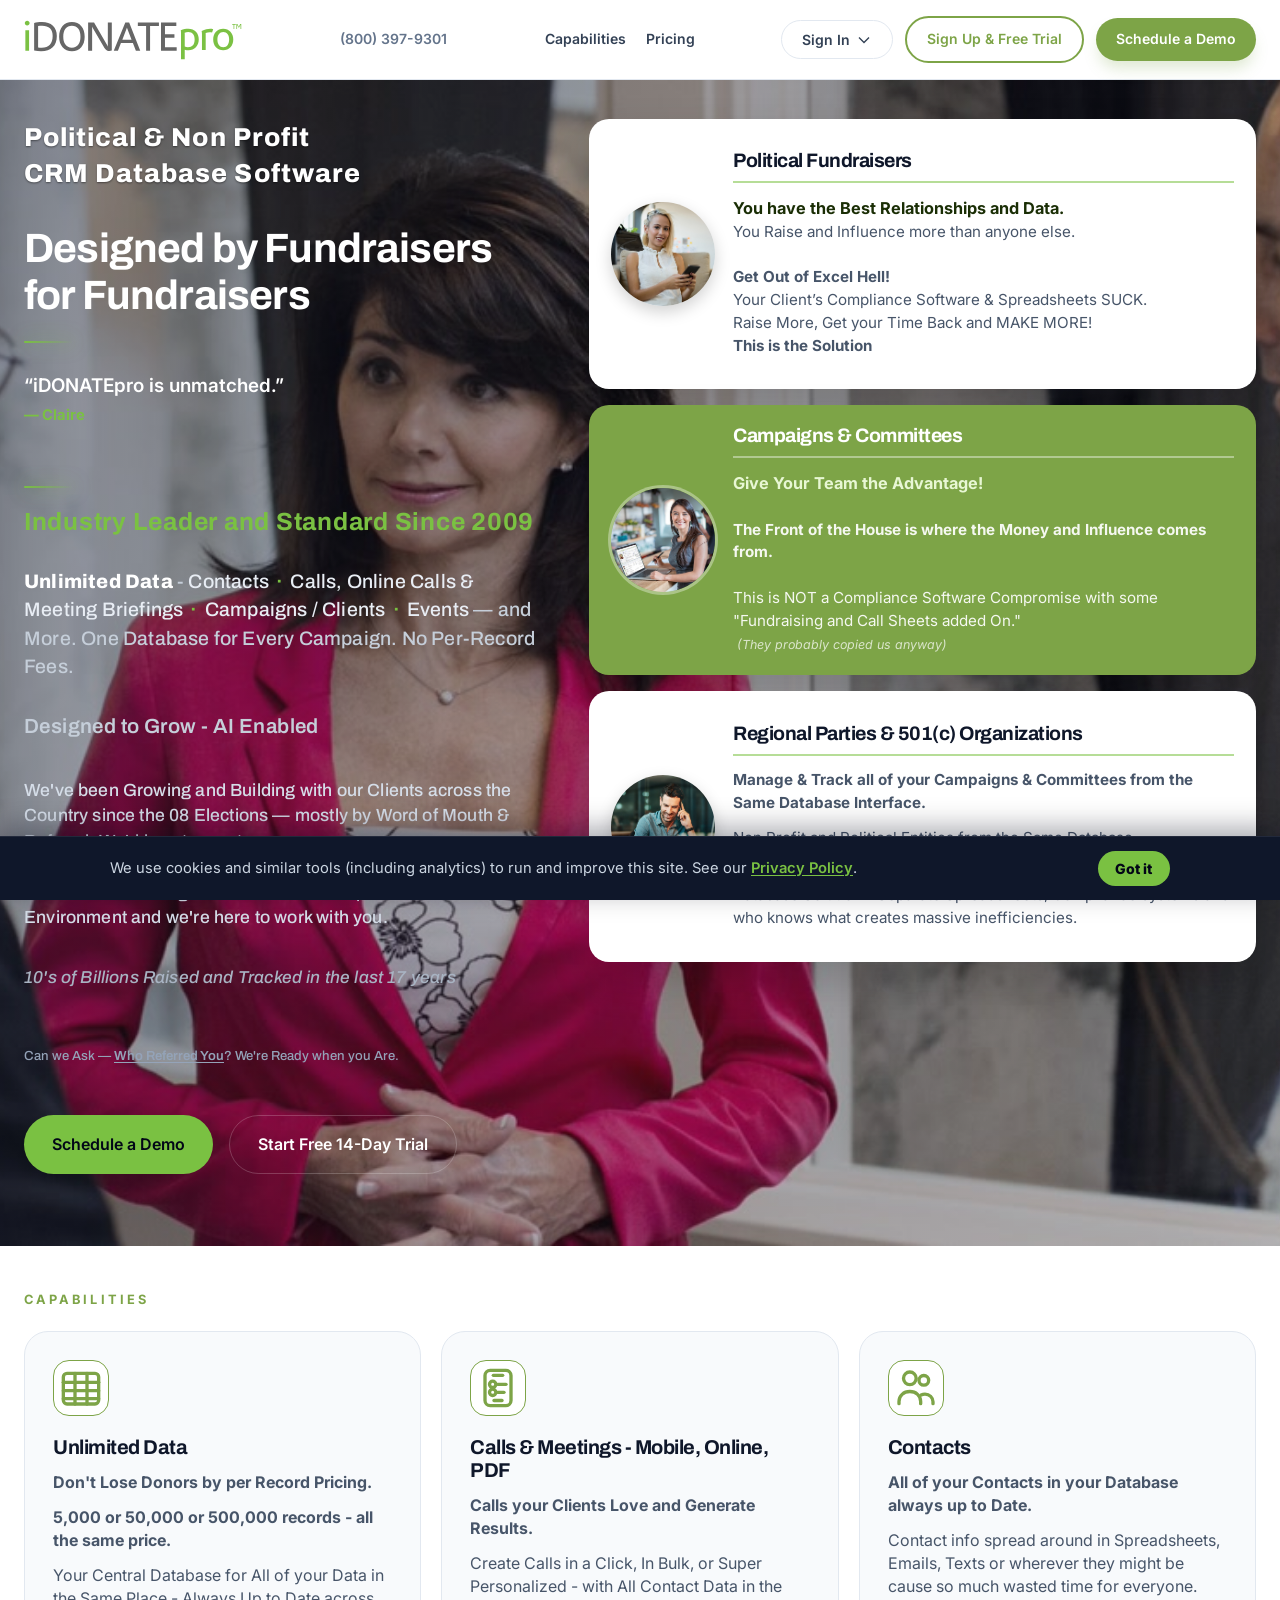
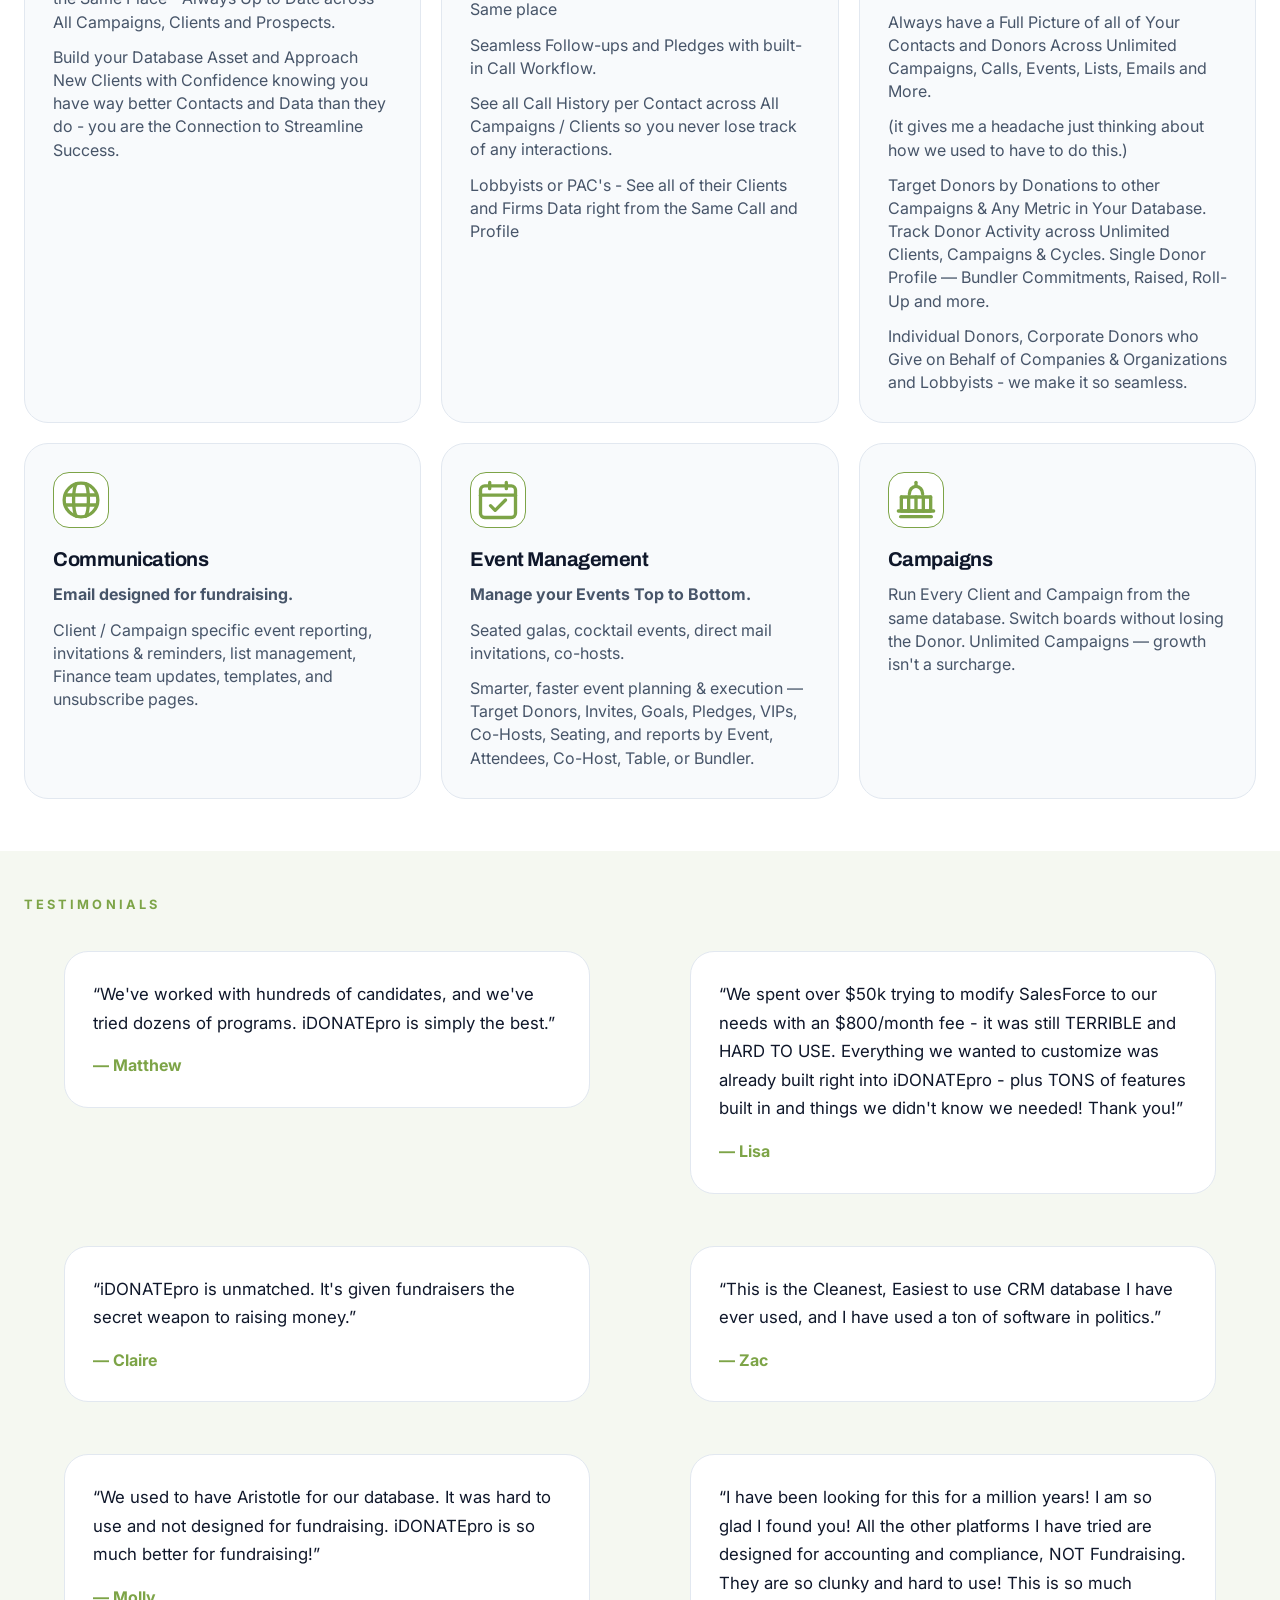
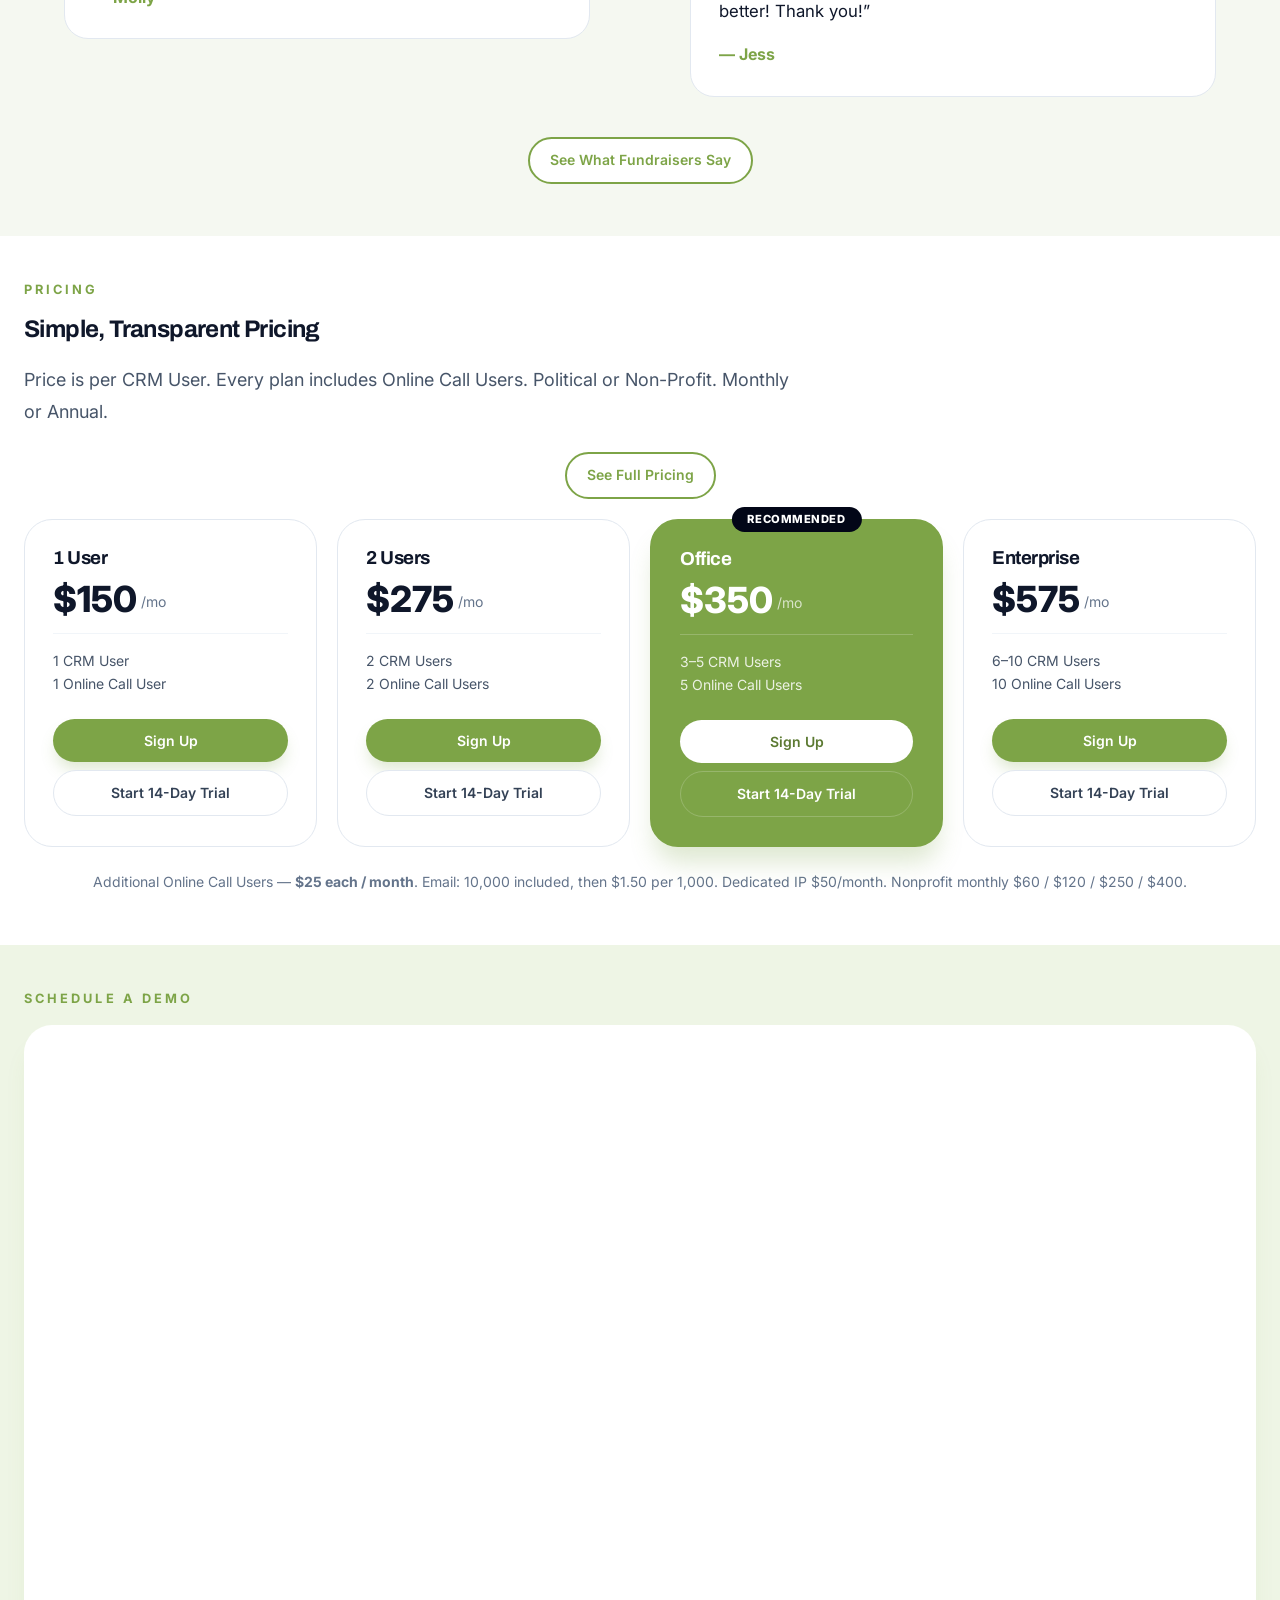
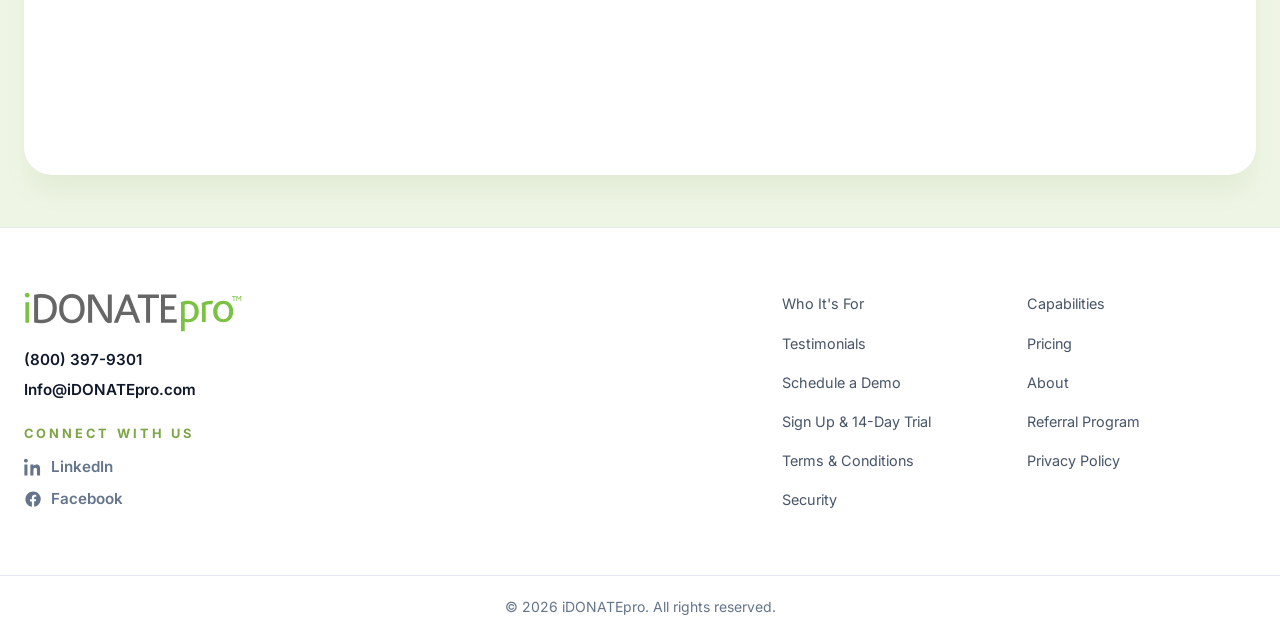
<file: index.html>
<!DOCTYPE html>
<html lang="en">
<head>
<meta charset="utf-8">
<meta name="viewport" content="width=device-width, initial-scale=1">
<title>iDONATEpro | Political &amp; Non Profit CRM Database Software</title>
<meta name="description" content="Political &amp; Non Profit CRM Database Software. Designed by Fundraisers for Fundraisers — Unlimited Contacts, Campaigns, Calls, Events, and Data in one Donor Database.">
<meta property="og:type" content="website">
<meta property="og:site_name" content="iDONATEpro">
<meta property="og:title" content="iDONATEpro — Designed by Fundraisers for Fundraisers">
<meta property="og:description" content="Political & Non Profit CRM Database Software. Built for professionals who raise money and influence — Unlimited Data, Calls, Contacts, Events, and Campaigns in one Donor Database.">
<meta property="og:url" content="https://idonatepro.github.io/">
<meta property="og:image" content="https://idonatepro.github.io/img/og-home.jpg">
<meta property="og:image:width" content="1200">
<meta property="og:image:height" content="630">
<meta name="twitter:card" content="summary_large_image">
<meta name="twitter:title" content="iDONATEpro — Designed by Fundraisers for Fundraisers">
<meta name="twitter:description" content="Political & Non Profit CRM Database Software. Built for professionals who raise money and influence — Unlimited Data, Calls, Contacts, Events, and Campaigns in one Donor Database.">
<meta name="twitter:image" content="https://idonatepro.github.io/img/og-home.jpg">
<link rel="canonical" href="https://idonatepro.github.io/">
<link rel="icon" href="/favicon.ico">
<link rel="stylesheet" href="/css/site.css?v=291">
</head>
<body>
<header class="site-header">
  <div class="wrap header-inner">
    <a class="logo" href="/"><img src="/idonatepro-logo.svg" alt="iDONATEpro"></a>
    <div class="header-contact">
      <a class="btn btn-contact" href="tel:18003979301">(800) 397-9301</a>
    </div>
    <nav class="desktop-nav" aria-label="Primary">
      <a href="/capabilities/">Capabilities</a>
      <a href="/pricing/">Pricing</a>
    </nav>
    <div class="header-actions">
      <a class="header-pricing" href="/pricing/">Pricing</a>
      <div class="dropdown" data-dropdown>
        <button class="btn btn-ghost" type="button">Sign In <svg class="chevron" viewBox="0 0 24 24" fill="none" stroke="currentColor" stroke-width="2"><path d="M19.5 8.25 12 15.75 4.5 8.25"/></svg></button>
        <div class="dropdown-menu">
          <a href="https://clients.idonatepro.com" target="_blank" rel="noopener">CRM <small>clients.idonatepro.com</small></a>
          <a href="http://mobile.idonatepro.com" target="_blank" rel="noopener">Online Calls <small>mobile.idonatepro.com</small></a>
        </div>
      </div>
      <a class="btn btn-outline hide-sm" href="/signup/">Sign Up &amp; Free Trial</a>
      <a class="btn btn-solid hide-sm" href="/#contact">Schedule a Demo</a>
      <button class="icon-btn" data-menu aria-label="Toggle menu"><svg width="20" height="20" viewBox="0 0 24 24" fill="none" stroke="currentColor" stroke-width="2"><path d="M3.75 6.75h16.5M3.75 12h16.5m-16.5 5.25h16.5"/></svg></button>
    </div>
  </div>
  <div class="mobile-panel" data-mobile-panel>
    <a href="/who-its-for/">Who It's For</a>
    <a href="/capabilities/">Capabilities</a>
    <a href="/pricing/">Pricing</a>
    <a href="/referral-program/">Referral Program</a>
    <a href="/privacy-policy/">Privacy Policy</a>
    <a href="/terms-and-conditions/">Terms &amp; Conditions</a>
    <a href="/security/">Security</a>
    <div class="mobile-ctas">
      <a class="btn btn-outline" href="/signup/">Sign Up &amp; Free Trial</a>
      <a class="btn btn-solid" href="/#contact">Schedule a Demo</a>
    </div>
  </div>
</header>
<main>
<section class="hero">
  <div class="hero-bg">
    <picture>
      <source media="(max-width: 767px)" srcset="/hero-mobile.jpg?v=5">
      <img src="/hero.jpg?v=216" alt="iDONATEpro fundraising software" width="1920" height="900">
    </picture>
    <div class="hero-overlay"></div>
  </div>
  <div class="wrap hero-grid">
    <div class="hero-copy">
      <div class="hero-lead">
        <div class="hero-ctas hero-ctas-mobile">
          <p class="signup-whisper">Can we Ask — <a href="/referral-program/">Who Referred You</a>? We&#39;re Ready when you Are.</p>
          <a class="btn btn-bright btn-lg" href="/signup/">Sign Up</a>
          <a class="btn btn-ghost-light btn-lg" href="/#contact">Schedule a Demo</a>
        </div>
        <p class="hero-kicker">Political &amp; Non Profit<br>CRM Database Software</p>
        <h1>Designed by Fundraisers for Fundraisers</h1>
        <div class="hero-proof">
          <a class="eyebrow" data-rotate href="/testimonials/" aria-label="See all Testimonials"><span class="quote-slide is-active"><span class="quote-text">“We&#x27;ve worked with hundreds of candidates, and we&#x27;ve tried dozens of programs.”</span><span class="quote-name">— Matthew</span></span></a>
          <p class="since">Industry Leader and Standard Since 2009</p>
          <p class="since-more"><span class="lead">Unlimited Data</span> <span class="tail">-</span> Contacts <span class="dot" aria-hidden="true">·</span> Calls, Online Calls &amp; Meeting Briefings <span class="dot" aria-hidden="true">·</span> Campaigns / Clients <span class="dot" aria-hidden="true">·</span> Events <span class="tail">— and More. One Database for Every Campaign. No Per-Record Fees.</span></p>
          <p class="since-ai">Designed to Grow - AI Enabled</p>
          <p class="since-mouth">We&#39;ve been Growing and Building with our Clients across the Country since the 08 Elections — mostly by Word of Mouth &amp; Referral. We&#39;d love to meet you.<br><br>Political Fundraising and Influence is Unique to each Environment and we&#39;re here to work with you.</p>
          <p class="since-track">10&#39;s of Billions Raised and Tracked in the last 17 years</p>
        </div>
      </div>
      <p class="signup-whisper signup-whisper-desktop">Can we Ask — <a href="/referral-program/">Who Referred You</a>? We&#39;re Ready when you Are.</p>
      <div class="hero-ctas">
        <a class="btn btn-bright btn-lg" href="/#contact">Schedule a Demo</a>
        <a class="btn btn-ghost-light btn-lg" href="/signup/">Start Free 14-Day Trial</a>
      </div>
    </div>
    <div class="icp-side" id="who">
      <p class="icp-label">Audience</p>
      <div class="icp-stack">
      <a class="icp-card" href="/who-its-for/#political-fundraisers">
        <img class="icp-photo" src="/img/avatars/political-fundraisers.jpg" alt="Political Fundraiser ready for Call Time">
        <div class="icp-copy">
          <h3>Political Fundraisers</h3>
          <p><strong>You have the Best Relationships and Data.</strong><br>
          You Raise and Influence more than anyone else.<br><br>
          <strong>Get Out of Excel Hell!</strong><br>
          Your Client’s Compliance Software &amp; Spreadsheets SUCK.<br>
          Raise More, Get your Time Back and MAKE MORE!<br>
          <strong>This is the Solution</strong></p>
        </div>
      </a>
      <a class="icp-card accent" href="/who-its-for/#campaigns-committees">
        <img class="icp-photo" src="/img/avatars/campaigns-committees.jpg" alt="Campaign finance team reviewing Donor outreach">
        <div class="icp-copy">
          <h3>Campaigns &amp; Committees</h3>
          <p><strong>Give Your Team the Advantage!</strong><br><br>
          <strong>The Front of the House is where the Money and Influence comes from.</strong><br><br>
          This is NOT a Compliance Software Compromise with some &quot;Fundraising and Call Sheets added On.&quot; <span class="icp-whisper">(They probably copied us anyway)</span></p>
        </div>
      </a>
      <a class="icp-card" href="/who-its-for/#regional-parties">
        <img class="icp-photo" src="/img/avatars/regional-parties.jpg" alt="Regional Party and nonprofit team managing Major Donors">
        <div class="icp-copy">
          <h3>Regional Parties &amp; 501(c) Organizations</h3>
          <p><span class="cap-line"><strong>Manage &amp; Track all of your Campaigns &amp; Committees from the Same Database Interface.</strong></span>
          <span class="cap-line">Non Profit and Political Entities from the Same Database.</span>
          <span class="cap-line">Create Organizational Efficiency, Clarity and Processes with a Central Database Solution - Separate Spreadsheets, Compliance systems and who knows what creates massive inefficiencies.</span></p>
        </div>
      </a>
      </div>
    </div>
  </div>
</section>

<section id="capabilities" class="bg-white">
  <div class="wrap">
    <p class="kicker"><a class="caps-kicker-link" href="/capabilities/">Capabilities</a></p>
    <div class="caps-grid">
      <a class="cap" href="/capabilities/#data"><div class="icon-box"><svg width="40" height="40" aria-hidden="true"><use href="/img/icons/idp.svg?v=65#data"></use></svg></div><h3>Unlimited Data</h3><p><span class="cap-line"><strong>Don&#39;t Lose Donors by per Record Pricing.</strong></span>
          <span class="cap-line"><strong>5,000 or 50,000 or 500,000 records - all the same price.</strong></span>
          <span class="cap-line">Your Central Database for All of your Data in the Same Place - Always Up to Date across All Campaigns, Clients and Prospects.</span>
          <span class="cap-line">Build your Database Asset and Approach New Clients with Confidence knowing you have way better Contacts and Data than they do - you are the Connection to Streamline Success.</span></p></a>
      <a class="cap" href="/capabilities/#call-sheets"><div class="icon-box"><svg width="40" height="40" aria-hidden="true"><use href="/img/icons/idp.svg?v=65#calls"></use></svg></div><h3>Calls &amp; Meetings - Mobile, Online, PDF</h3><p><span class="cap-line"><strong>Calls your Clients Love and Generate Results.</strong></span>
          <span class="cap-line">Create Calls in a Click, In Bulk, or Super Personalized - with All Contact Data in the Same place</span>
          <span class="cap-line">Seamless Follow-ups and Pledges with built-in Call Workflow.</span>
          <span class="cap-line">See all Call History per Contact across All Campaigns / Clients so you never lose track of any interactions.</span>
          <span class="cap-line">Lobbyists or PAC&#39;s - See all of their Clients and Firms Data right from the Same Call and Profile</span></p></a>
      <a class="cap" href="/capabilities/#contact-donor-management"><div class="icon-box"><svg width="40" height="40" aria-hidden="true"><use href="/img/icons/idp.svg?v=65#contacts"></use></svg></div><h3>Contacts</h3><p><span class="cap-line"><strong>All of your Contacts in your Database always up to Date.</strong></span>
          <span class="cap-line">Contact info spread around in Spreadsheets, Emails, Texts or wherever they might be cause so much wasted time for everyone.</span>
          <span class="cap-line">Always have a Full Picture of all of Your Contacts and Donors Across Unlimited Campaigns, Calls, Events, Lists, Emails and More.</span>
          <span class="cap-line">(it gives me a headache just thinking about how we used to have to do this.)</span>
          <span class="cap-line">Target Donors by Donations to other Campaigns &amp; Any Metric in Your Database. Track Donor Activity across Unlimited Clients, Campaigns &amp; Cycles. Single Donor Profile — Bundler Commitments, Raised, Roll-Up and more.</span>
          <span class="cap-line">Individual Donors, Corporate Donors who Give on Behalf of Companies &amp; Organizations and Lobbyists - we make it so seamless.</span></p></a>
      <a class="cap" href="/capabilities/#email-blasts"><div class="icon-box"><svg width="40" height="40" aria-hidden="true"><use href="/img/icons/idp.svg?v=65#communications"></use></svg></div><h3>Communications</h3><p><span class="cap-line"><strong>Email designed for fundraising.</strong></span>
          <span class="cap-line">Client / Campaign specific event reporting, invitations &amp; reminders, list management, Finance team updates, templates, and unsubscribe pages.</span></p></a>
      <a class="cap" href="/capabilities/#event-management"><div class="icon-box"><svg width="40" height="40" aria-hidden="true"><use href="/img/icons/idp.svg?v=65#events"></use></svg></div><h3>Event Management</h3><p><span class="cap-line"><strong>Manage your Events Top to Bottom.</strong></span>
          <span class="cap-line">Seated galas, cocktail events, direct mail invitations, co-hosts.</span>
          <span class="cap-line">Smarter, faster event planning &amp; execution — Target Donors, Invites, Goals, Pledges, VIPs, Co-Hosts, Seating, and reports by Event, Attendees, Co-Host, Table, or Bundler.</span></p></a>
      <a class="cap" href="/capabilities/#campaigns"><div class="icon-box"><svg width="40" height="40" aria-hidden="true"><use href="/img/icons/idp.svg?v=65#campaigns"></use></svg></div><h3>Campaigns</h3><p>Run Every Client and Campaign from the same database. Switch boards without losing the Donor. Unlimited Campaigns — growth isn't a surcharge.</p></a>

    </div>
  </div>
</section>
<section id="testimonials" class="bg-soft">
  <div class="wrap">
    <p class="kicker">Testimonials</p>
    <div class="quote-grid" style="margin-top:1.25rem">
      <a class="quote-link" href="/testimonials/"><blockquote class="quote"><p>“We've worked with hundreds of candidates, and we've tried dozens of programs. iDONATEpro is simply the best.”</p><cite>— Matthew</cite></blockquote></a>
      <a class="quote-link" href="/testimonials/"><blockquote class="quote"><p>“We spent over $50k trying to modify SalesForce to our needs with an $800/month fee - it was still TERRIBLE and HARD TO USE. Everything we wanted to customize was already built right into iDONATEpro - plus TONS of features built in and things we didn't know we needed! Thank you!”</p><cite>— Lisa</cite></blockquote></a>
      <a class="quote-link" href="/testimonials/"><blockquote class="quote"><p>“iDONATEpro is unmatched. It's given fundraisers the secret weapon to raising money.”</p><cite>— Claire</cite></blockquote></a>
      <a class="quote-link" href="/testimonials/"><blockquote class="quote"><p>“This is the Cleanest, Easiest to use CRM database I have ever used, and I have used a ton of software in politics.”</p><cite>— Zac</cite></blockquote></a>
      <a class="quote-link" href="/testimonials/"><blockquote class="quote"><p>“We used to have Aristotle for our database. It was hard to use and not designed for fundraising. iDONATEpro is so much better for fundraising!”</p><cite>— Molly</cite></blockquote></a>
      <a class="quote-link" href="/testimonials/"><blockquote class="quote"><p>“I have been looking for this for a million years! I am so glad I found you! All the other platforms I have tried are designed for accounting and compliance, NOT Fundraising. They are so clunky and hard to use! This is so much better! Thank you!”</p><cite>— Jess</cite></blockquote></a>
    </div>
    <p style="text-align:center;margin-top:1.5rem"><a class="btn btn-outline" href="/testimonials/">See What Fundraisers Say</a></p>
  </div>
</section>

<section id="pricing" class="bg-white">
  <div class="wrap">
    <div class="section-intro">
      <p class="kicker">Pricing</p>
      <h2 style="margin-top:1rem">Simple, Transparent Pricing</h2>
      <p class="muted">Price is per CRM User. Every plan includes Online Call Users. Political or Non-Profit. Monthly or Annual.</p>
    </div>
    <p style="text-align:center;margin:1.5rem 0 0"><a class="btn btn-outline" href="/pricing/">See Full Pricing</a></p>
    <div class="plans" style="margin-top:1.25rem">
      <div class="plan"><h3>1 User</h3><div class="price"><strong>$150</strong><span>/mo</span></div><div class="plan-meta">1 CRM User<br>1 Online Call User</div><div class="plan-actions"><a class="btn btn-solid" href="/signup/?term=monthly&users=user1#checkout">Sign Up</a><a class="btn btn-ghost" href="/signup/?term=trial&users=user1#checkout">Start 14-Day Trial</a></div></div>
      <div class="plan"><h3>2 Users</h3><div class="price"><strong>$275</strong><span>/mo</span></div><div class="plan-meta">2 CRM Users<br>2 Online Call Users</div><div class="plan-actions"><a class="btn btn-solid" href="/signup/?term=monthly&users=user2#checkout">Sign Up</a><a class="btn btn-ghost" href="/signup/?term=trial&users=user2#checkout">Start 14-Day Trial</a></div></div>
      <div class="plan featured"><div class="badge">Recommended</div><h3>Office</h3><div class="price"><strong>$350</strong><span>/mo</span></div><div class="plan-meta">3–5 CRM Users<br>5 Online Call Users</div><div class="plan-actions"><a class="btn btn-white" href="/signup/?term=monthly&users=office#checkout">Sign Up</a><a class="btn btn-ghost-light" href="/signup/?term=trial&users=office#checkout">Start 14-Day Trial</a></div></div>
      <div class="plan"><h3>Enterprise</h3><div class="price"><strong>$575</strong><span>/mo</span></div><div class="plan-meta">6–10 CRM Users<br>10 Online Call Users</div><div class="plan-actions"><a class="btn btn-solid" href="/signup/?term=monthly&users=enterprise#checkout">Sign Up</a><a class="btn btn-ghost" href="/signup/?term=trial&users=enterprise#checkout">Start 14-Day Trial</a></div></div>
    </div>
    <p class="note">Additional Online Call Users — <strong>$25 each / month</strong>. Email: 10,000 included, then $1.50 per 1,000. Dedicated IP $50/month. Nonprofit monthly $60 / $120 / $250 / $400.</p>
  </div>
</section>

<section id="contact" class="bg-mint">
  <div class="wrap">
    <p class="kicker demo-kicker">Schedule a Demo</p>
    <div class="calendly-wrap">
      <iframe src="https://calendly.com/forrest-howell/idonatepro-demo?hide_gdpr_banner=1" title="Schedule a Demo with iDONATEpro"></iframe>
    </div>
    <!-- Contact Us form parked until launch (formsubmit blocked on preview).
        <p class="kicker contact-kicker">Contact Us</p>
        <form class="contact-form" data-contact-form action="https://formsubmit.co/Info@iDONATEpro.com" method="POST">
          <p class="thanks" data-thanks>Sent. We will get back to you at the email you gave.</p>
          <div class="fields">
            <input class="hp" type="text" name="_gotcha" tabindex="-1" autocomplete="off" aria-hidden="true">
            <input class="hp" type="text" name="company_website" tabindex="-1" autocomplete="off">
            <input type="hidden" name="_subject" value="Send Me More Info">
            <input type="hidden" name="_template" value="table">
            <div class="row two">
              <div>
                <label for="contact-name">Name</label>
                <input id="contact-name" name="name" type="text" required autocomplete="name">
              </div>
              <div>
                <label for="contact-email">Email</label>
                <input id="contact-email" name="email" type="email" required autocomplete="email">
              </div>
            </div>
            <div class="row">
              <div>
                <label for="contact-inquiry">How Can We Help?</label>
                <textarea id="contact-inquiry" name="inquiry" required></textarea>
              </div>
            </div>
            <button class="btn btn-solid" type="submit">Send Me More Info</button>
          </div>
        </form>
    -->
  </div>
</section>
</main>
<footer class="site-footer">
  <div class="wrap footer-grid">
    <div>
      <img class="footer-logo" src="/idonatepro-logo.svg" alt="iDONATEpro">
      <div class="footer-contact">
        <a href="tel:18003979301">(800) 397-9301</a>
        <a href="mailto:Info@iDONATEpro.com">Info@iDONATEpro.com</a>
      </div>
      <p class="kicker footer-social-kicker">Connect with Us</p>
      <div class="footer-social" aria-label="Social media">
        <a class="social-link" href="https://www.linkedin.com/company/idonatepro" target="_blank" rel="noopener">
          <svg viewBox="0 0 24 24" aria-hidden="true"><path fill="currentColor" d="M4.98 3.5C4.98 4.88 3.86 6 2.5 6S0 4.88 0 3.5 1.12 1 2.5 1s2.48 1.12 2.48 2.5zM.5 8.5h4V23h-4V8.5zM8.5 8.5h3.84v1.98h.05c.53-1.01 1.84-2.08 3.79-2.08 4.05 0 4.8 2.67 4.8 6.14V23h-4v-6.56c0-1.56-.03-3.57-2.18-3.57-2.18 0-2.51 1.7-2.51 3.46V23h-4V8.5z"/></svg>
          <span>LinkedIn</span>
        </a>
        <a class="social-link" href="https://www.facebook.com/iDONATEpro" target="_blank" rel="noopener">
          <svg viewBox="0 0 24 24" aria-hidden="true"><path fill="currentColor" d="M22 12.07C22 6.48 17.52 2 11.93 2S1.86 6.48 1.86 12.07c0 5.02 3.66 9.18 8.44 9.93v-7.03H7.9v-2.9h2.4V9.84c0-2.37 1.41-3.68 3.57-3.68 1.03 0 2.12.18 2.12.18v2.33h-1.2c-1.18 0-1.55.73-1.55 1.48v1.78h2.64l-.42 2.9h-2.22V22c4.78-.75 8.44-4.91 8.44-9.93z"/></svg>
          <span>Facebook</span>
        </a>
      </div>
    </div>
    <div class="footer-links">
      <a href="/who-its-for/">Who It's For</a>
      <a href="/capabilities/">Capabilities</a>
      <a href="/testimonials/">Testimonials</a>
      <a href="/pricing/">Pricing</a>
      <a href="/#contact">Schedule a Demo</a>
      <a href="/about/">About</a>
      <a href="/signup/">Sign Up &amp; 14-Day Trial</a>
      <a href="/referral-program/">Referral Program</a>
      <a href="/terms-and-conditions/">Terms &amp; Conditions</a>
      <a href="/privacy-policy/">Privacy Policy</a>
      <a href="/security/">Security</a>
    </div>
  </div>
  <div class="copyright">&copy; 2026 iDONATEpro. All rights reserved.</div>
</footer>
<script src="/js/site.js?v=81"></script>
</body></html>
</file>
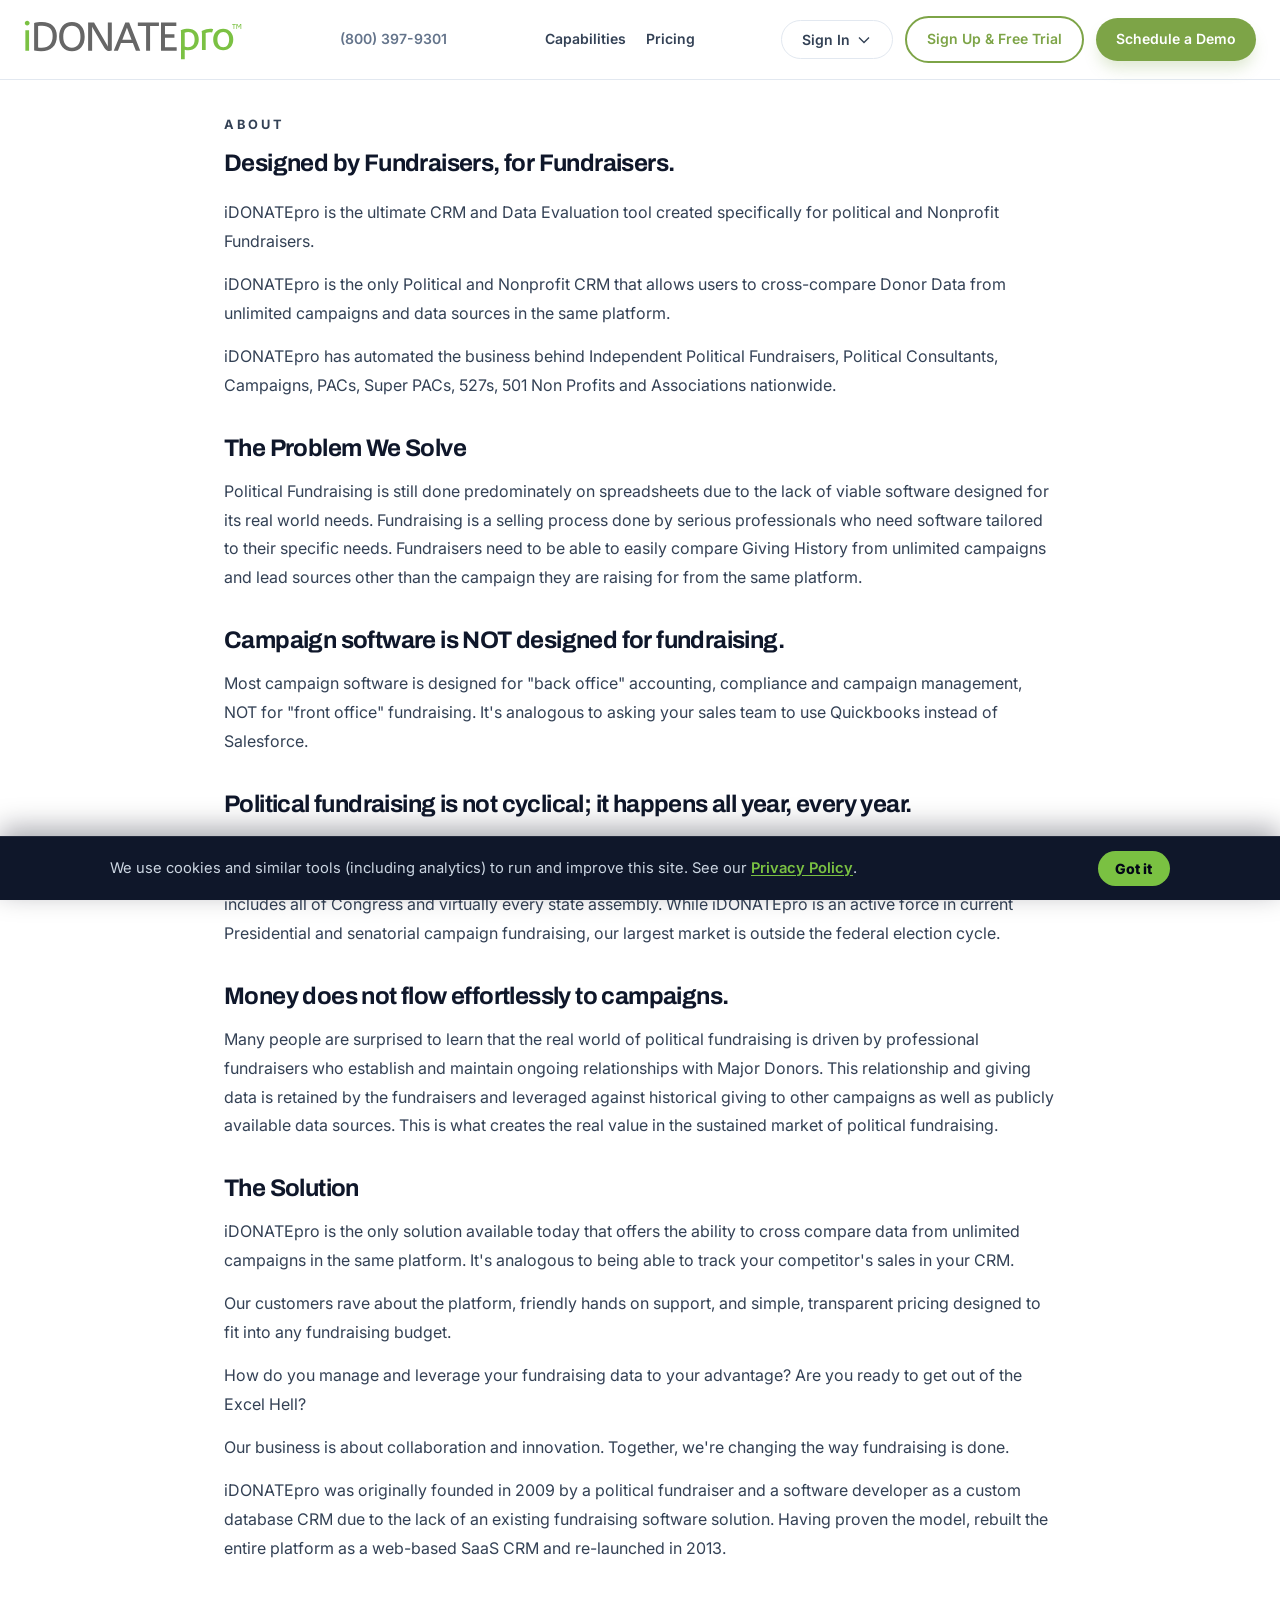
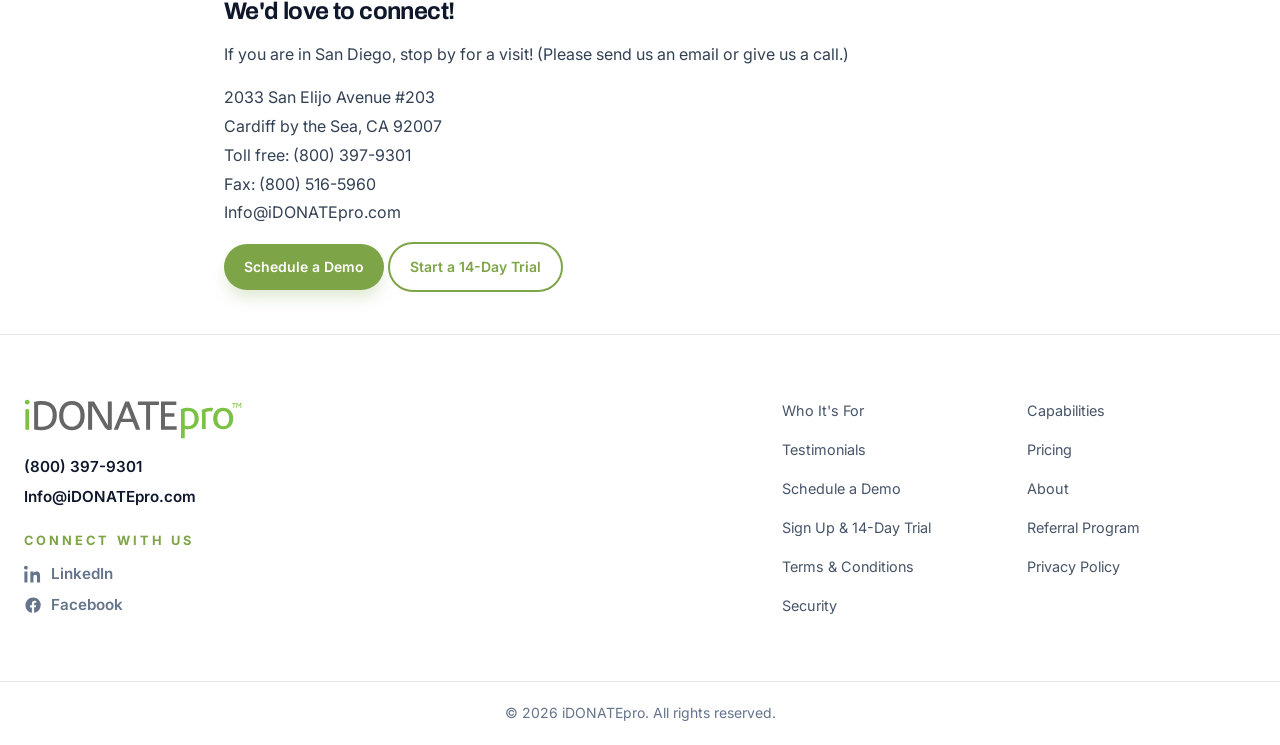
<file: about/index.html>
<!DOCTYPE html>
<html lang="en">
<head>
<meta charset="utf-8">
<meta name="viewport" content="width=device-width, initial-scale=1">
<title>About | iDONATEpro</title>
<meta name="description" content="CRM software for Political Fundraisers, campaigns, committees, Regional Parties, and 501(c) Organizations. Book a free demo or start a 14-day trial.">
<meta property="og:type" content="website">
<meta property="og:site_name" content="iDONATEpro">
<meta property="og:title" content="About | iDONATEpro">
<meta property="og:description" content="CRM software for Political Fundraisers, campaigns, committees, Regional Parties, and 501(c) Organizations. Book a free demo or start a 14-day trial.">
<meta property="og:url" content="https://idonatepro.github.io/about/">
<meta property="og:image" content="https://idonatepro.github.io/img/og-default.jpg">
<meta property="og:image:width" content="1200">
<meta property="og:image:height" content="630">
<meta name="twitter:card" content="summary_large_image">
<meta name="twitter:title" content="About | iDONATEpro">
<meta name="twitter:description" content="CRM software for Political Fundraisers, campaigns, committees, Regional Parties, and 501(c) Organizations. Book a free demo or start a 14-day trial.">
<meta name="twitter:image" content="https://idonatepro.github.io/img/og-default.jpg">
<link rel="canonical" href="https://idonatepro.github.io/about/">
<link rel="icon" href="/favicon.ico">
<link rel="stylesheet" href="/css/site.css?v=291">
</head>
<body>
<header class="site-header">
  <div class="wrap header-inner">
    <a class="logo" href="/"><img src="/idonatepro-logo.svg" alt="iDONATEpro"></a>
    <div class="header-contact">
      <a class="btn btn-contact" href="tel:18003979301">(800) 397-9301</a>
    </div>
    <nav class="desktop-nav" aria-label="Primary">
      <a href="/capabilities/">Capabilities</a>
      <a href="/pricing/">Pricing</a>
    </nav>
    <div class="header-actions">
      <a class="header-pricing" href="/pricing/">Pricing</a>
      <div class="dropdown" data-dropdown>
        <button class="btn btn-ghost" type="button">Sign In <svg class="chevron" viewBox="0 0 24 24" fill="none" stroke="currentColor" stroke-width="2"><path d="M19.5 8.25 12 15.75 4.5 8.25"/></svg></button>
        <div class="dropdown-menu">
          <a href="https://clients.idonatepro.com" target="_blank" rel="noopener">CRM <small>clients.idonatepro.com</small></a>
          <a href="http://mobile.idonatepro.com" target="_blank" rel="noopener">Online Calls <small>mobile.idonatepro.com</small></a>
        </div>
      </div>
      <a class="btn btn-outline hide-sm" href="/signup/">Sign Up &amp; Free Trial</a>
      <a class="btn btn-solid hide-sm" href="/#contact">Schedule a Demo</a>
      <button class="icon-btn" data-menu aria-label="Toggle menu"><svg width="20" height="20" viewBox="0 0 24 24" fill="none" stroke="currentColor" stroke-width="2"><path d="M3.75 6.75h16.5M3.75 12h16.5m-16.5 5.25h16.5"/></svg></button>
    </div>
  </div>
  <div class="mobile-panel" data-mobile-panel>
    <a href="/who-its-for/">Who It's For</a>
    <a href="/capabilities/">Capabilities</a>
    <a href="/pricing/">Pricing</a>
    <a href="/referral-program/">Referral Program</a>
    <a href="/privacy-policy/">Privacy Policy</a>
    <a href="/terms-and-conditions/">Terms &amp; Conditions</a>
    <a href="/security/">Security</a>
    <div class="mobile-ctas">
      <a class="btn btn-outline" href="/signup/">Sign Up &amp; Free Trial</a>
      <a class="btn btn-solid" href="/#contact">Schedule a Demo</a>
    </div>
  </div>
</header>
<main>
<section class="page-hero bg-white">
  <div class="wrap prose">
    <p class="kicker">About</p>
        <h1 style="margin-top:.75rem">Designed by Fundraisers, for Fundraisers.</h1>
    <p>iDONATEpro is the ultimate CRM and Data Evaluation tool created specifically for political and Nonprofit Fundraisers.</p>
    <p>iDONATEpro is the only Political and Nonprofit CRM that allows users to cross-compare Donor Data from unlimited campaigns and data sources in the same platform.</p>
    <p>iDONATEpro has automated the business behind Independent Political Fundraisers, Political Consultants, Campaigns, PACs, Super PACs, 527s, 501 Non Profits and Associations nationwide.</p>
    <h2>The Problem We Solve</h2>
    <p>Political Fundraising is still done predominately on spreadsheets due to the lack of viable software designed for its real world needs. Fundraising is a selling process done by serious professionals who need software tailored to their specific needs. Fundraisers need to be able to easily compare Giving History from unlimited campaigns and lead sources other than the campaign they are raising for from the same platform.</p>
    <h2>Campaign software is NOT designed for fundraising.</h2>
    <p>Most campaign software is designed for "back office" accounting, compliance and campaign management, NOT for "front office" fundraising. It's analogous to asking your sales team to use Quickbooks instead of Salesforce.</p>
    <h2>Political fundraising is not cyclical; it happens all year, every year.</h2>
    <p>There are thousands of politicians continuously running for office throughout the US. The overwhelming majority of campaigns take place every two years, effectively forcing them to fundraise continuously. This includes all of Congress and virtually every state assembly. While iDONATEpro is an active force in current Presidential and senatorial campaign fundraising, our largest market is outside the federal election cycle.</p>
    <h2>Money does not flow effortlessly to campaigns.</h2>
    <p>Many people are surprised to learn that the real world of political fundraising is driven by professional fundraisers who establish and maintain ongoing relationships with Major Donors. This relationship and giving data is retained by the fundraisers and leveraged against historical giving to other campaigns as well as publicly available data sources. This is what creates the real value in the sustained market of political fundraising.</p>
    <h2>The Solution</h2>
    <p>iDONATEpro is the only solution available today that offers the ability to cross compare data from unlimited campaigns in the same platform. It's analogous to being able to track your competitor's sales in your CRM.</p>
    <p>Our customers rave about the platform, friendly hands on support, and simple, transparent pricing designed to fit into any fundraising budget.</p>
    <p>How do you manage and leverage your fundraising data to your advantage? Are you ready to get out of the Excel Hell?</p>
    <p>Our business is about collaboration and innovation. Together, we're changing the way fundraising is done.</p>
    <p>iDONATEpro was originally founded in 2009 by a political fundraiser and a software developer as a custom database CRM due to the lack of an existing fundraising software solution. Having proven the model, rebuilt the entire platform as a web-based SaaS CRM and re-launched in 2013.</p>
    <h2>We'd love to connect!</h2>
    <p>If you are in San Diego, stop by for a visit! (Please send us an email or give us a call.)</p>
    <p>2033 San Elijo Avenue #203<br>Cardiff by the Sea, CA 92007<br>Toll free: (800) 397-9301<br>Fax: (800) 516-5960<br><a href="mailto:Info@iDONATEpro.com">Info@iDONATEpro.com</a></p>
    <p><a class="btn btn-solid" href="/#contact">Schedule a Demo</a> <a class="btn btn-outline" href="/signup/">Start a 14-Day Trial</a></p>
  </div>
</section>
</main><footer class="site-footer">
  <div class="wrap footer-grid">
    <div>
      <img class="footer-logo" src="/idonatepro-logo.svg" alt="iDONATEpro">
      <div class="footer-contact">
        <a href="tel:18003979301">(800) 397-9301</a>
        <a href="mailto:Info@iDONATEpro.com">Info@iDONATEpro.com</a>
      </div>
      <p class="kicker footer-social-kicker">Connect with Us</p>
      <div class="footer-social" aria-label="Social media">
        <a class="social-link" href="https://www.linkedin.com/company/idonatepro" target="_blank" rel="noopener">
          <svg viewBox="0 0 24 24" aria-hidden="true"><path fill="currentColor" d="M4.98 3.5C4.98 4.88 3.86 6 2.5 6S0 4.88 0 3.5 1.12 1 2.5 1s2.48 1.12 2.48 2.5zM.5 8.5h4V23h-4V8.5zM8.5 8.5h3.84v1.98h.05c.53-1.01 1.84-2.08 3.79-2.08 4.05 0 4.8 2.67 4.8 6.14V23h-4v-6.56c0-1.56-.03-3.57-2.18-3.57-2.18 0-2.51 1.7-2.51 3.46V23h-4V8.5z"/></svg>
          <span>LinkedIn</span>
        </a>
        <a class="social-link" href="https://www.facebook.com/iDONATEpro" target="_blank" rel="noopener">
          <svg viewBox="0 0 24 24" aria-hidden="true"><path fill="currentColor" d="M22 12.07C22 6.48 17.52 2 11.93 2S1.86 6.48 1.86 12.07c0 5.02 3.66 9.18 8.44 9.93v-7.03H7.9v-2.9h2.4V9.84c0-2.37 1.41-3.68 3.57-3.68 1.03 0 2.12.18 2.12.18v2.33h-1.2c-1.18 0-1.55.73-1.55 1.48v1.78h2.64l-.42 2.9h-2.22V22c4.78-.75 8.44-4.91 8.44-9.93z"/></svg>
          <span>Facebook</span>
        </a>
      </div>
    </div>
    <div class="footer-links">
      <a href="/who-its-for/">Who It's For</a>
      <a href="/capabilities/">Capabilities</a>
      <a href="/testimonials/">Testimonials</a>
      <a href="/pricing/">Pricing</a>
      <a href="/#contact">Schedule a Demo</a>
      <a href="/about/">About</a>
      <a href="/signup/">Sign Up &amp; 14-Day Trial</a>
      <a href="/referral-program/">Referral Program</a>
      <a href="/terms-and-conditions/">Terms &amp; Conditions</a>
      <a href="/privacy-policy/">Privacy Policy</a>
      <a href="/security/">Security</a>
    </div>
  </div>
  <div class="copyright">&copy; 2026 iDONATEpro. All rights reserved.</div>
</footer>
<script src="/js/site.js?v=81"></script>
</body></html>
</file>
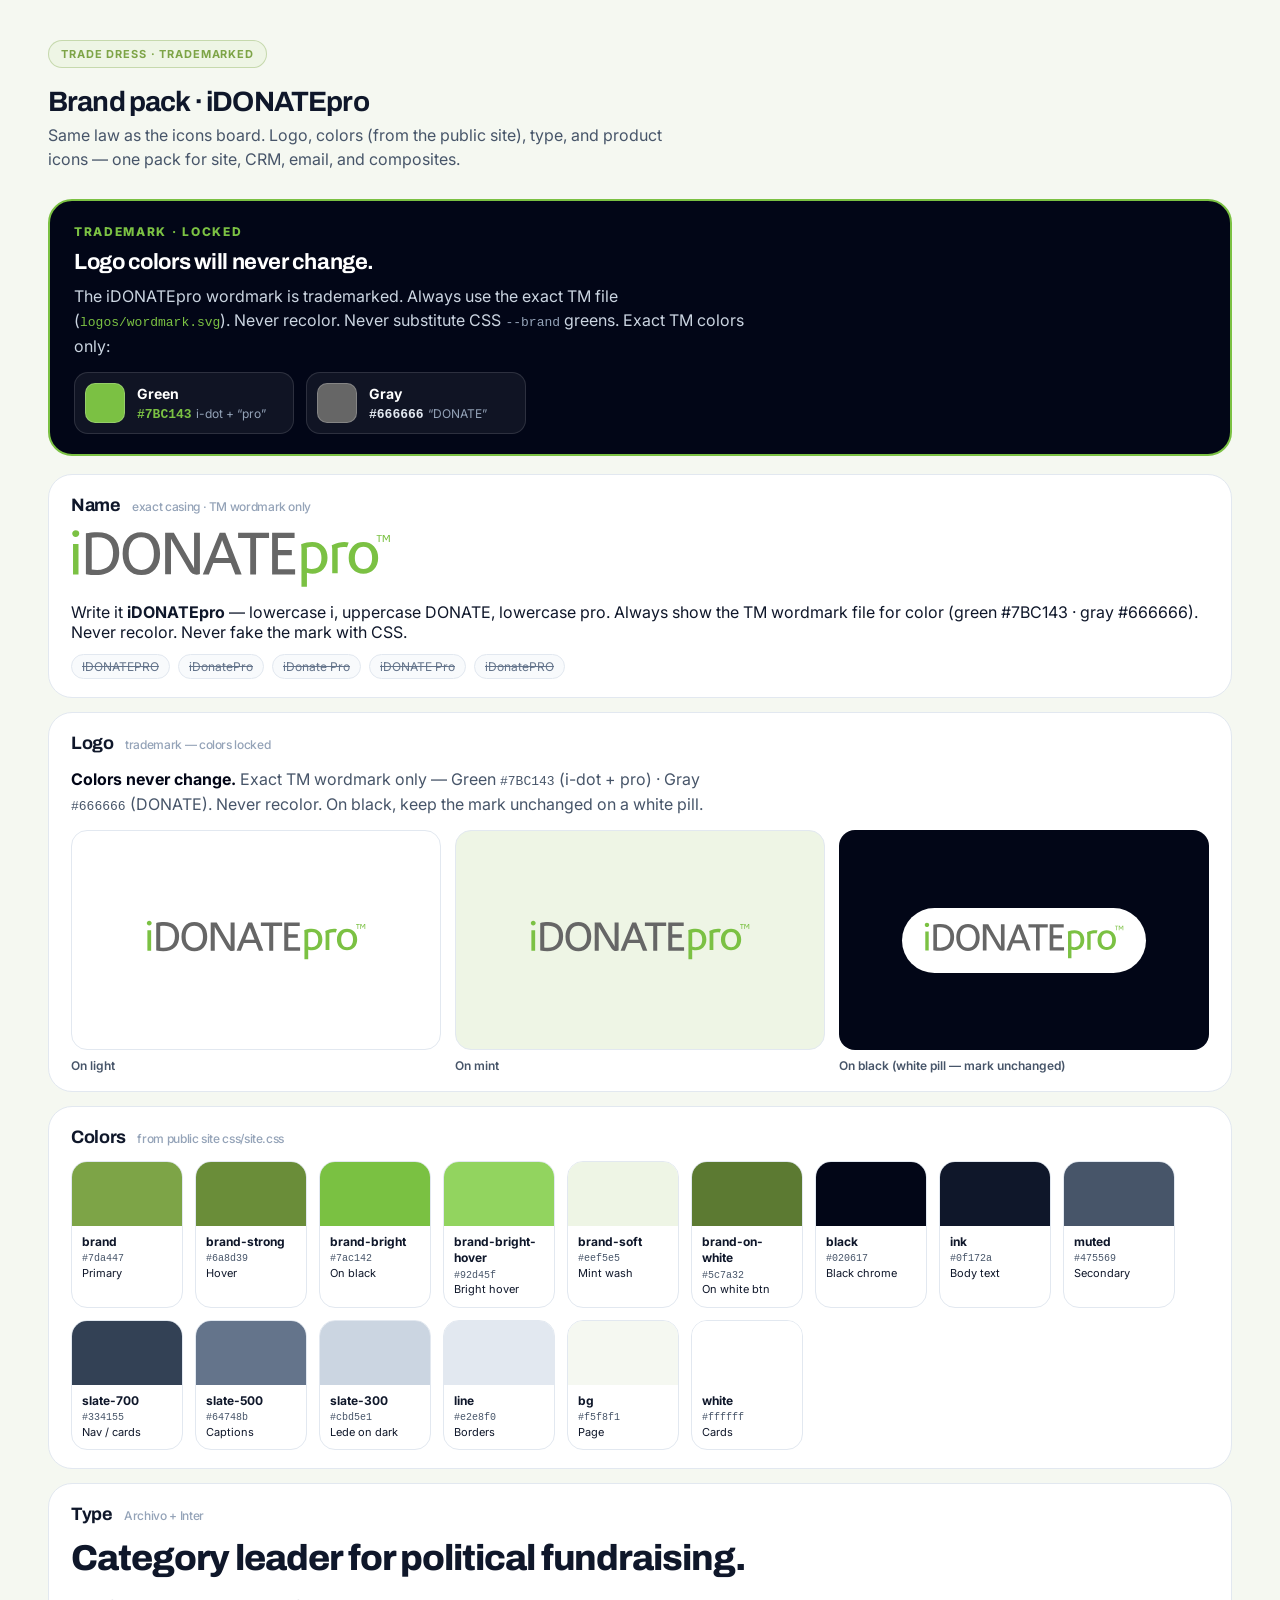
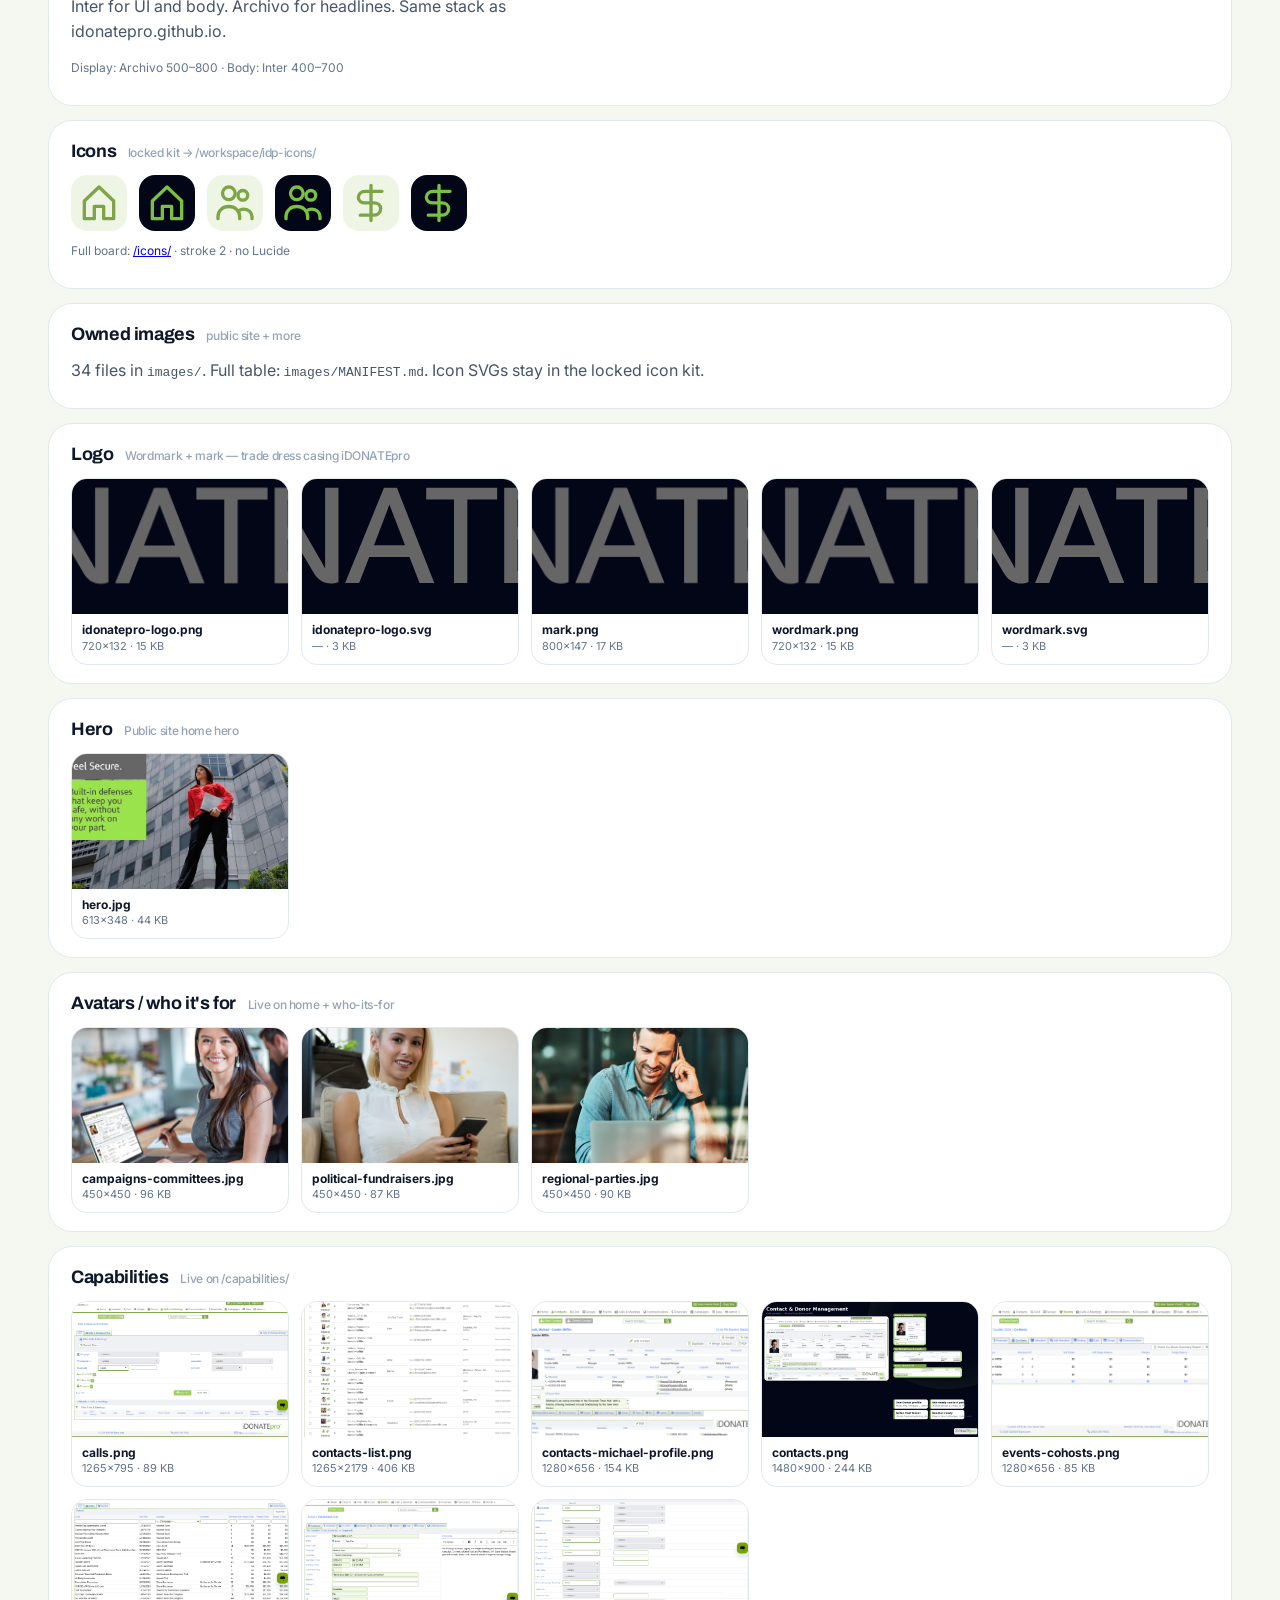
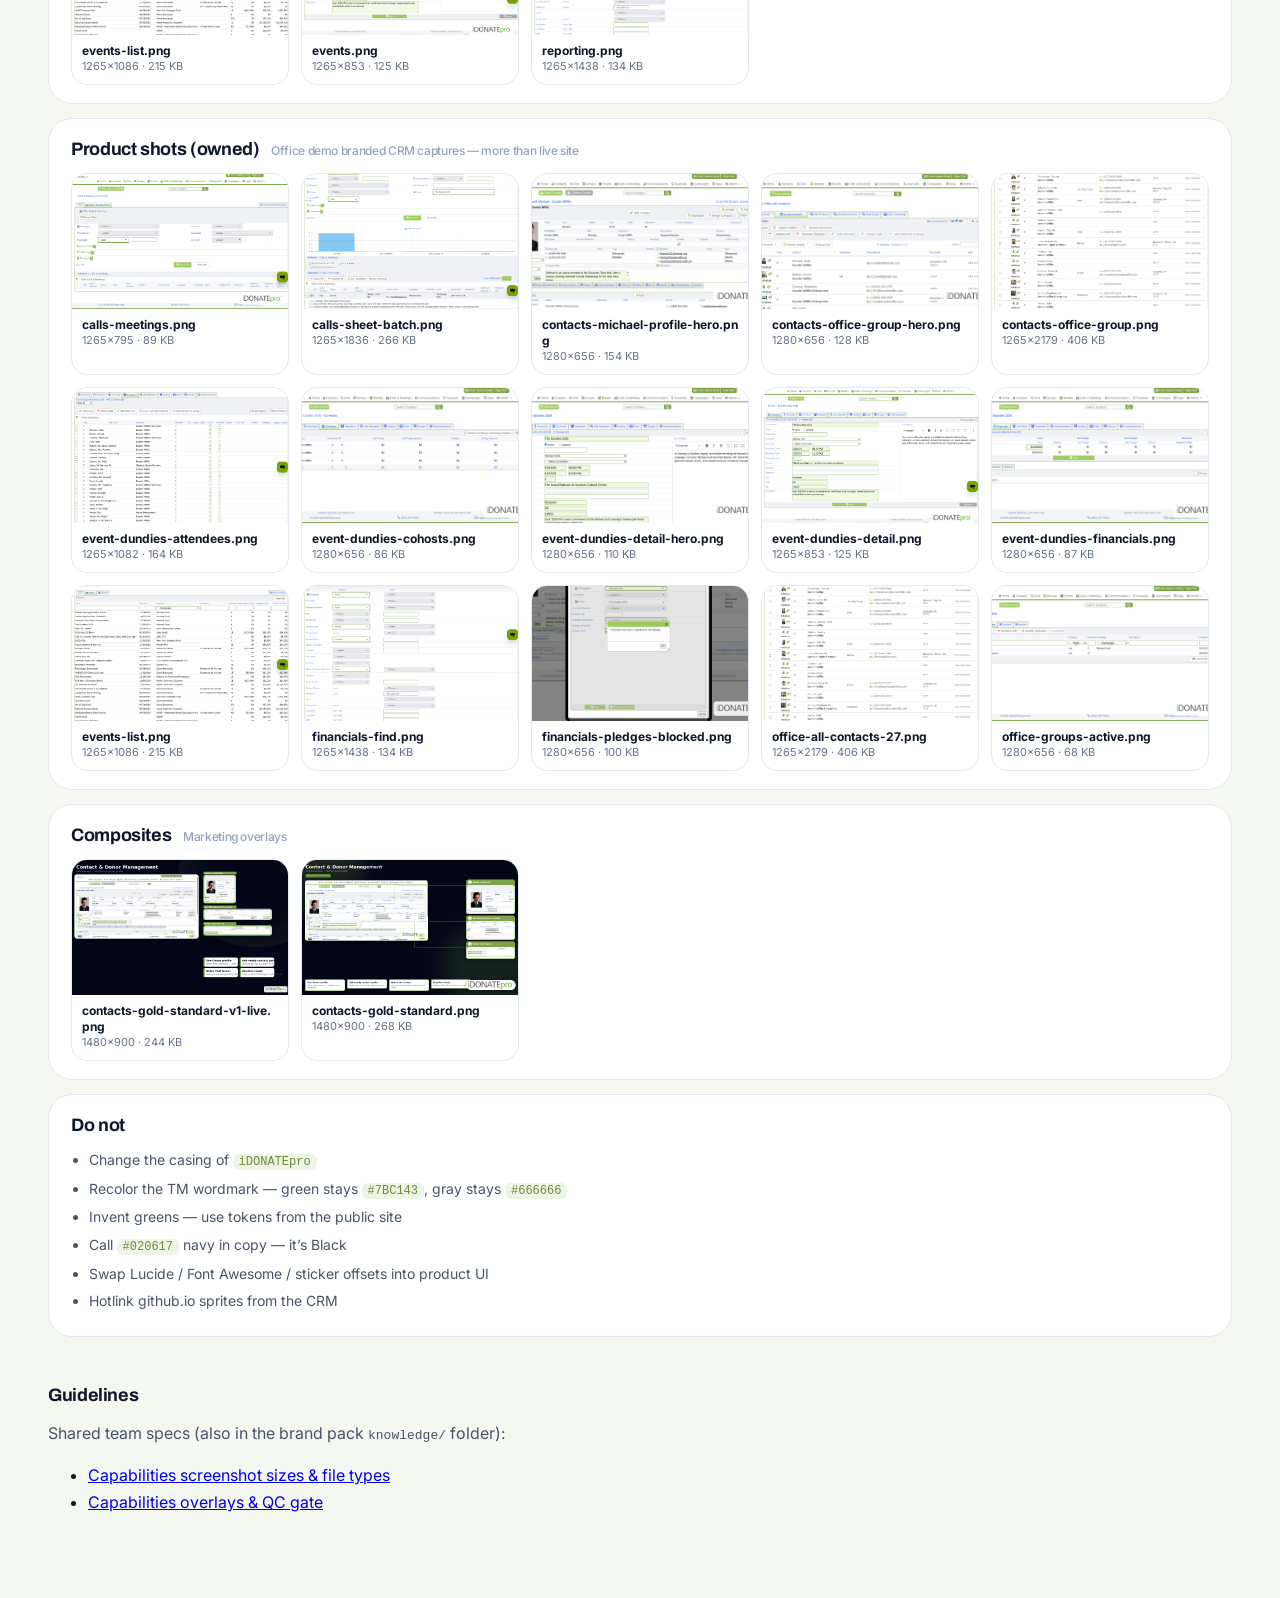
<file: brand/index.html>
<!DOCTYPE html>
<html lang="en">
<head>
<meta charset="utf-8" />
<meta name="viewport" content="width=device-width, initial-scale=1" />
<title>Brand | iDONATEpro</title>
<meta property="og:type" content="website">
<meta property="og:site_name" content="iDONATEpro">
<meta property="og:title" content="Brand | iDONATEpro">
<meta property="og:description" content="Political & Non Profit CRM Database Software. Designed by Fundraisers for Fundraisers.">
<meta property="og:url" content="https://idonatepro.github.io/brand/">
<meta property="og:image" content="https://idonatepro.github.io/img/og-default.jpg">
<meta property="og:image:width" content="1200">
<meta property="og:image:height" content="630">
<meta name="twitter:card" content="summary_large_image">
<meta name="twitter:title" content="Brand | iDONATEpro">
<meta name="twitter:description" content="Political & Non Profit CRM Database Software. Designed by Fundraisers for Fundraisers.">
<meta name="twitter:image" content="https://idonatepro.github.io/img/og-default.jpg">
<link rel="canonical" href="https://idonatepro.github.io/brand/">
<meta name="robots" content="noindex,nofollow">
<meta name="description" content="iDONATEpro trade-dress brand pack — logo, colors, type, icons." />
<link rel="preconnect" href="https://fonts.googleapis.com" />
<link rel="preconnect" href="https://fonts.gstatic.com" crossorigin />
<link href="https://fonts.googleapis.com/css2?family=Archivo:wght@500;600;700;800&family=Inter:wght@400;500;600;700&display=swap" rel="stylesheet" />
<link rel="stylesheet" href="colors/tokens.css" />
<style>
  * { box-sizing: border-box; }
  body {
    margin: 0;
    background: var(--bg);
    color: var(--ink);
    font-family: var(--font-body);
    padding: 40px 48px 72px;
    -webkit-font-smoothing: antialiased;
  }
  h1 {
    font-family: var(--font-display);
    font-size: 28px;
    letter-spacing: -0.03em;
    margin: 0 0 6px;
  }
  h2 {
    font-family: var(--font-display);
    font-size: 18px;
    letter-spacing: -0.02em;
    margin: 0 0 14px;
  }
  .sub { color: var(--muted); margin: 0 0 28px; max-width: 64ch; line-height: 1.5; }
  .chip {
    display: inline-flex; align-items: center; gap: 8px;
    font-size: 11px; font-weight: 700; letter-spacing: 0.08em; text-transform: uppercase;
    color: var(--brand); background: var(--brand-soft);
    border: 1px solid rgba(125,164,71,0.35);
    border-radius: 9999px; padding: 6px 12px; margin: 0 0 18px;
  }
  .row {
    background: #fff;
    border: 1px solid var(--line);
    border-radius: 24px;
    padding: 20px 22px 18px;
    margin-bottom: 14px;
  }
  .row h2 span { font-weight: 500; color: #94a3b8; font-size: 12px; margin-left: 8px; font-family: var(--font-body); }
  .swatches { display: flex; flex-wrap: wrap; gap: 12px; }
  .swatch {
    width: 112px;
    border-radius: 16px;
    overflow: hidden;
    border: 1px solid var(--line);
    background: #fff;
  }
  .swatch .chip-color { height: 64px; }
  .swatch .meta { padding: 8px 10px 10px; font-size: 11px; line-height: 1.35; }
  .swatch .meta strong { display: block; font-size: 12px; color: var(--ink); }
  .swatch .meta code { color: var(--muted); font-size: 10px; }
  .logo-grid { display: flex; flex-wrap: wrap; gap: 14px; }
  .logo-tile {
    flex: 1 1 220px;
    min-height: 120px;
    border-radius: 16px;
    display: flex; align-items: center; justify-content: center;
    padding: 28px 24px;
    border: 1px solid var(--line);
  }
  .logo-tile img { max-width: 220px; width: 100%; height: auto; display: block; }
  .logo-tile.light { background: #fff; }
  .logo-tile.mint { background: var(--brand-soft); }
  .logo-tile.black { background: var(--navy); border-color: transparent; }
  .logo-pill { background:#fff; border-radius:9999px; padding:14px 22px; display:inline-flex; align-items:center; }
  .logo-pill img { max-width:200px; }
  .logo-tile .caption {
    position: absolute; /* unused — captions below */
  }
  .logo-col { display: flex; flex-direction: column; gap: 8px; flex: 1 1 220px; }
  .logo-col .label { font-size: 12px; font-weight: 600; color: var(--muted); }
  .type-sample { margin: 0; }
  .type-sample .display {
    font-family: var(--font-display);
    font-weight: 800;
    font-size: 36px;
    letter-spacing: -0.03em;
    margin: 0 0 8px;
  }
  .type-sample .body {
    font-family: var(--font-body);
    font-size: 16px;
    color: var(--muted);
    max-width: 52ch;
    line-height: 1.55;
  }
  .type-meta { margin-top: 14px; font-size: 12px; color: #64748b; }
  .icons { display: flex; flex-wrap: wrap; gap: 12px; }
  .ibox {
    width: 56px; height: 56px; border-radius: 16px;
    display: flex; align-items: center; justify-content: center;
  }
  .ibox svg { width: 40px; height: 40px; display: block; }
  .mint { background: var(--brand-soft); color: var(--brand); }
  .on-black { background: var(--navy); color: var(--brand-bright); }
  .rules { margin: 0; padding-left: 1.1rem; color: var(--muted); font-size: 14px; line-height: 1.55; }
  .rules li { margin-bottom: 6px; }
  .rules code { font-size: 12px; background: var(--brand-soft); padding: 1px 6px; border-radius: 6px; color: var(--brand-strong); }
  .forbidden { display: flex; flex-wrap: wrap; gap: 8px; margin-top: 12px; }
  .forbidden span {
    font-size: 12px; color: #64748b; text-decoration: line-through;
    background: #f8fafc; border: 1px solid var(--line); border-radius: 9999px; padding: 4px 10px;
  }

  .img-grid { display: grid; grid-template-columns: repeat(auto-fill, minmax(180px, 1fr)); gap: 12px; }
  .img-card {
    display: block; background: #fff; border: 1px solid var(--line); border-radius: 16px;
    overflow: hidden; text-decoration: none; color: inherit;
  }
  .img-card:hover { border-color: rgba(125,164,71,0.45); box-shadow: 0 10px 24px rgba(125,164,71,0.12); }
  .thumb { aspect-ratio: 16/10; background: var(--navy); display: flex; align-items: center; justify-content: center; overflow: hidden; }
  .thumb img { width: 100%; height: 100%; object-fit: cover; display: block; }
  .img-meta { padding: 8px 10px 10px; font-size: 11px; line-height: 1.35; }
  .img-meta strong { display: block; font-size: 12px; word-break: break-all; }
  .img-meta span { color: #64748b; }

  .tm-lock {
    background: #020617;
    color: #fff;
    border-radius: 24px;
    padding: 22px 24px 20px;
    margin: 0 0 18px;
    border: 2px solid #7BC143;
  }
  .tm-lock .tm-kicker {
    font-size: 12px; font-weight: 800; letter-spacing: 0.14em; text-transform: uppercase;
    color: #7BC143; margin: 0 0 8px;
  }
  .tm-lock h2 {
    font-family: var(--font-display);
    font-size: 22px; letter-spacing: -0.02em; margin: 0 0 10px; color: #fff;
  }
  .tm-lock p { margin: 0 0 14px; color: #cbd5e1; line-height: 1.55; max-width: 70ch; }
  .tm-swatches { display: flex; flex-wrap: wrap; gap: 12px; }
  .tm-swatch {
    display: flex; align-items: center; gap: 12px;
    background: rgba(255,255,255,0.06);
    border: 1px solid rgba(255,255,255,0.12);
    border-radius: 14px; padding: 10px 14px 10px 10px; min-width: 220px;
  }
  .tm-chip {
    width: 40px; height: 40px; border-radius: 10px; flex-shrink: 0;
    border: 1px solid rgba(255,255,255,0.2);
  }
  .tm-swatch strong { display: block; font-size: 14px; color: #fff; }
  .tm-swatch code { font-size: 13px; color: #7BC143; font-weight: 700; }
  .tm-swatch span { font-size: 12px; color: #94a3b8; }

</style>
</head>
<body>
  <div class="chip">Trade dress · trademarked</div>
  <h1>Brand pack · iDONATEpro</h1>
  <p class="sub">Same law as the icons board. Logo, colors (from the public site), type, and product icons — one pack for site, CRM, email, and composites.</p>

  <aside class="tm-lock" id="tm-colors" aria-label="Trademark logo colors — never change">
    <p class="tm-kicker">Trademark · locked</p>
    <h2>Logo colors will never change.</h2>
    <p>The iDONATEpro wordmark is trademarked. Always use the exact TM file (<code style="color:#7BC143">logos/wordmark.svg</code>). Never recolor. Never substitute CSS <code style="color:#94a3b8">--brand</code> greens. Exact TM colors only:</p>
    <div class="tm-swatches">
      <div class="tm-swatch">
        <div class="tm-chip" style="background:#7BC143"></div>
        <div>
          <strong>Green</strong>
          <code>#7BC143</code>
          <span>i-dot + “pro”</span>
        </div>
      </div>
      <div class="tm-swatch">
        <div class="tm-chip" style="background:#666666"></div>
        <div>
          <strong>Gray</strong>
          <code style="color:#e2e8f0">#666666</code>
          <span>“DONATE”</span>
        </div>
      </div>
    </div>
  </aside>


  <article class="row" id="name">
    <h2>Name <span>exact casing · TM wordmark only</span></h2>
    <img class="name-mark" src="logos/wordmark.svg" alt="iDONATEpro trademark wordmark" style="max-width:320px;margin:8px 0 14px;display:block" />
    <p class="type-sample body">Write it <strong>iDONATEpro</strong> — lowercase i, uppercase DONATE, lowercase pro. Always show the TM wordmark file for color (green #7BC143 · gray #666666). Never recolor. Never fake the mark with CSS.</p>
    <div class="forbidden">
      <span>IDONATEPRO</span>
      <span>iDonatePro</span>
      <span>iDonate Pro</span>
      <span>iDONATE Pro</span>
      <span>iDonatePRO</span>
    </div>
  </article>

  <article class="row" id="logo">
    <h2>Logo <span>trademark — colors locked</span></h2>
    <p class="sub" style="margin:0 0 14px"><strong style="color:#020617">Colors never change.</strong> Exact TM wordmark only — Green <code>#7BC143</code> (i-dot + pro) · Gray <code>#666666</code> (DONATE). Never recolor. On black, keep the mark unchanged on a white pill.</p>
    <div class="logo-grid">
      <div class="logo-col">
        <div class="logo-tile light"><img src="logos/wordmark.svg" alt="iDONATEpro trademark wordmark" /></div>
        <div class="label">On light</div>
      </div>
      <div class="logo-col">
        <div class="logo-tile mint"><img src="logos/wordmark.svg" alt="iDONATEpro on mint" /></div>
        <div class="label">On mint</div>
      </div>
      <div class="logo-col">
        <div class="logo-tile black"><div class="logo-pill"><img src="logos/wordmark.svg" alt="iDONATEpro on black via white pill" /></div></div>
        <div class="label">On black (white pill — mark unchanged)</div>
      </div>
    </div>
  </article>

<article class="row" id="colors">
    <h2>Colors <span>from public site css/site.css</span></h2>
    <div class="swatches" id="swatches"></div>
  </article>

  <article class="row" id="type">
    <h2>Type <span>Archivo + Inter</span></h2>
    <div class="type-sample">
      <p class="display">Category leader for political fundraising.</p>
      <p class="body">Inter for UI and body. Archivo for headlines. Same stack as idonatepro.github.io.</p>
      <p class="type-meta">Display: Archivo 500–800 · Body: Inter 400–700</p>
    </div>
  </article>

  <article class="row" id="icons">
    <h2>Icons <span>locked kit → /workspace/idp-icons/</span></h2>
    <div class="icons">
      <div class="ibox mint"><svg viewBox="0 0 24 24" fill="none" stroke="currentColor" stroke-width="2" stroke-linecap="round" stroke-linejoin="round"><path d="M3.2 21.4V10.8L12 2.4l8.8 8.4V21.4H14.8v-7.4H9.2v7.4Z"/></svg></div>
      <div class="ibox on-black"><svg viewBox="0 0 24 24" fill="none" stroke="currentColor" stroke-width="2" stroke-linecap="round" stroke-linejoin="round"><path d="M3.2 21.4V10.8L12 2.4l8.8 8.4V21.4H14.8v-7.4H9.2v7.4Z"/></svg></div>
      <div class="ibox mint"><svg viewBox="0 0 24 24" fill="none" stroke="currentColor" stroke-width="2" stroke-linecap="round" stroke-linejoin="round"><circle cx="8.3" cy="6.2" r="3.8"/><path d="M1.8 21.4v-1.3c0-3.4 2.8-6 6.5-6s6.5 2.6 6.5 6v1.3"/><circle cx="16.7" cy="7.4" r="2.9"/><path d="M22.2 21.4v-1.1c0-2.6-2.1-4.6-4.8-4.6-.85 0-1.65.2-2.35.55"/></svg></div>
      <div class="ibox on-black"><svg viewBox="0 0 24 24" fill="none" stroke="currentColor" stroke-width="2" stroke-linecap="round" stroke-linejoin="round"><circle cx="8.3" cy="6.2" r="3.8"/><path d="M1.8 21.4v-1.3c0-3.4 2.8-6 6.5-6s6.5 2.6 6.5 6v1.3"/><circle cx="16.7" cy="7.4" r="2.9"/><path d="M22.2 21.4v-1.1c0-2.6-2.1-4.6-4.8-4.6-.85 0-1.65.2-2.35.55"/></svg></div>
      <div class="ibox mint"><svg viewBox="0 0 24 24" fill="none" stroke="currentColor" stroke-width="2" stroke-linecap="round" stroke-linejoin="round"><path d="M12 1.5v21"/><path d="M18.6 5H8.4c-2.3 0-4 1.7-4 3.6 0 2 1.65 3.35 4.15 3.35h5.1c2.5 0 4.15 1.35 4.15 3.55 0 2.2-1.8 3.8-4.4 3.8H5.6"/></svg></div>
      <div class="ibox on-black"><svg viewBox="0 0 24 24" fill="none" stroke="currentColor" stroke-width="2" stroke-linecap="round" stroke-linejoin="round"><path d="M12 1.5v21"/><path d="M18.6 5H8.4c-2.3 0-4 1.7-4 3.6 0 2 1.65 3.35 4.15 3.35h5.1c2.5 0 4.15 1.35 4.15 3.55 0 2.2-1.8 3.8-4.4 3.8H5.6"/></svg></div>
    </div>
    <p class="type-meta" style="margin-top:12px">Full board: <a href="https://idonatepro.github.io/icons/">/icons/</a> · stroke 2 · no Lucide</p>
  </article>

      <article class="row" id="images">
    <h2>Owned images <span>public site + more</span></h2>
    <p class="sub" style="margin:0 0 8px">34 files in <code>images/</code>. Full table: <code>images/MANIFEST.md</code>. Icon SVGs stay in the locked icon kit.</p>
  </article>
  <article class="row" id="img-logo">
    <h2>Logo <span>Wordmark + mark — trade dress casing iDONATEpro</span></h2>
    <div class="img-grid">
<a class="img-card" href="images/logo/idonatepro-logo.png" target="_blank" rel="noopener"><div class="thumb"><img src="images/logo/idonatepro-logo.png" alt="idonatepro-logo.png" loading="lazy" /></div><div class="img-meta"><strong>idonatepro-logo.png</strong><span>720×132 · 15 KB</span></div></a>
<a class="img-card" href="images/logo/idonatepro-logo.svg" target="_blank" rel="noopener"><div class="thumb"><img src="images/logo/idonatepro-logo.svg" alt="idonatepro-logo.svg" loading="lazy" /></div><div class="img-meta"><strong>idonatepro-logo.svg</strong><span>— · 3 KB</span></div></a>
<a class="img-card" href="images/logo/mark.png" target="_blank" rel="noopener"><div class="thumb"><img src="images/logo/mark.png" alt="mark.png" loading="lazy" /></div><div class="img-meta"><strong>mark.png</strong><span>800×147 · 17 KB</span></div></a>
<a class="img-card" href="images/logo/wordmark.png" target="_blank" rel="noopener"><div class="thumb"><img src="images/logo/wordmark.png" alt="wordmark.png" loading="lazy" /></div><div class="img-meta"><strong>wordmark.png</strong><span>720×132 · 15 KB</span></div></a>
<a class="img-card" href="images/logo/wordmark.svg" target="_blank" rel="noopener"><div class="thumb"><img src="images/logo/wordmark.svg" alt="wordmark.svg" loading="lazy" /></div><div class="img-meta"><strong>wordmark.svg</strong><span>— · 3 KB</span></div></a>
    </div>
  </article>
  <article class="row" id="img-hero">
    <h2>Hero <span>Public site home hero</span></h2>
    <div class="img-grid">
<a class="img-card" href="images/hero/hero.jpg" target="_blank" rel="noopener"><div class="thumb"><img src="images/hero/hero.jpg" alt="hero.jpg" loading="lazy" /></div><div class="img-meta"><strong>hero.jpg</strong><span>613×348 · 44 KB</span></div></a>
    </div>
  </article>
  <article class="row" id="img-avatars">
    <h2>Avatars / who it's for <span>Live on home + who-its-for</span></h2>
    <div class="img-grid">
<a class="img-card" href="images/avatars/campaigns-committees.jpg" target="_blank" rel="noopener"><div class="thumb"><img src="images/avatars/campaigns-committees.jpg" alt="campaigns-committees.jpg" loading="lazy" /></div><div class="img-meta"><strong>campaigns-committees.jpg</strong><span>450×450 · 96 KB</span></div></a>
<a class="img-card" href="images/avatars/political-fundraisers.jpg" target="_blank" rel="noopener"><div class="thumb"><img src="images/avatars/political-fundraisers.jpg" alt="political-fundraisers.jpg" loading="lazy" /></div><div class="img-meta"><strong>political-fundraisers.jpg</strong><span>450×450 · 87 KB</span></div></a>
<a class="img-card" href="images/avatars/regional-parties.jpg" target="_blank" rel="noopener"><div class="thumb"><img src="images/avatars/regional-parties.jpg" alt="regional-parties.jpg" loading="lazy" /></div><div class="img-meta"><strong>regional-parties.jpg</strong><span>450×450 · 90 KB</span></div></a>
    </div>
  </article>
  <article class="row" id="img-capabilities">
    <h2>Capabilities <span>Live on /capabilities/</span></h2>
    <div class="img-grid">
<a class="img-card" href="images/capabilities/calls.png" target="_blank" rel="noopener"><div class="thumb"><img src="images/capabilities/calls.png" alt="calls.png" loading="lazy" /></div><div class="img-meta"><strong>calls.png</strong><span>1265×795 · 89 KB</span></div></a>
<a class="img-card" href="images/capabilities/contacts-list.png" target="_blank" rel="noopener"><div class="thumb"><img src="images/capabilities/contacts-list.png" alt="contacts-list.png" loading="lazy" /></div><div class="img-meta"><strong>contacts-list.png</strong><span>1265×2179 · 406 KB</span></div></a>
<a class="img-card" href="images/capabilities/contacts-michael-profile.png" target="_blank" rel="noopener"><div class="thumb"><img src="images/capabilities/contacts-michael-profile.png" alt="contacts-michael-profile.png" loading="lazy" /></div><div class="img-meta"><strong>contacts-michael-profile.png</strong><span>1280×656 · 154 KB</span></div></a>
<a class="img-card" href="images/capabilities/contacts.png" target="_blank" rel="noopener"><div class="thumb"><img src="images/capabilities/contacts.png" alt="contacts.png" loading="lazy" /></div><div class="img-meta"><strong>contacts.png</strong><span>1480×900 · 244 KB</span></div></a>
<a class="img-card" href="images/capabilities/events-cohosts.png" target="_blank" rel="noopener"><div class="thumb"><img src="images/capabilities/events-cohosts.png" alt="events-cohosts.png" loading="lazy" /></div><div class="img-meta"><strong>events-cohosts.png</strong><span>1280×656 · 85 KB</span></div></a>
<a class="img-card" href="images/capabilities/events-list.png" target="_blank" rel="noopener"><div class="thumb"><img src="images/capabilities/events-list.png" alt="events-list.png" loading="lazy" /></div><div class="img-meta"><strong>events-list.png</strong><span>1265×1086 · 215 KB</span></div></a>
<a class="img-card" href="images/capabilities/events.png" target="_blank" rel="noopener"><div class="thumb"><img src="images/capabilities/events.png" alt="events.png" loading="lazy" /></div><div class="img-meta"><strong>events.png</strong><span>1265×853 · 125 KB</span></div></a>
<a class="img-card" href="images/capabilities/reporting.png" target="_blank" rel="noopener"><div class="thumb"><img src="images/capabilities/reporting.png" alt="reporting.png" loading="lazy" /></div><div class="img-meta"><strong>reporting.png</strong><span>1265×1438 · 134 KB</span></div></a>
    </div>
  </article>
  <article class="row" id="img-product">
    <h2>Product shots (owned) <span>Office demo branded CRM captures — more than live site</span></h2>
    <div class="img-grid">
<a class="img-card" href="images/product/calls-meetings.png" target="_blank" rel="noopener"><div class="thumb"><img src="images/product/calls-meetings.png" alt="calls-meetings.png" loading="lazy" /></div><div class="img-meta"><strong>calls-meetings.png</strong><span>1265×795 · 89 KB</span></div></a>
<a class="img-card" href="images/product/calls-sheet-batch.png" target="_blank" rel="noopener"><div class="thumb"><img src="images/product/calls-sheet-batch.png" alt="calls-sheet-batch.png" loading="lazy" /></div><div class="img-meta"><strong>calls-sheet-batch.png</strong><span>1265×1836 · 266 KB</span></div></a>
<a class="img-card" href="images/product/contacts-michael-profile-hero.png" target="_blank" rel="noopener"><div class="thumb"><img src="images/product/contacts-michael-profile-hero.png" alt="contacts-michael-profile-hero.png" loading="lazy" /></div><div class="img-meta"><strong>contacts-michael-profile-hero.png</strong><span>1280×656 · 154 KB</span></div></a>
<a class="img-card" href="images/product/contacts-office-group-hero.png" target="_blank" rel="noopener"><div class="thumb"><img src="images/product/contacts-office-group-hero.png" alt="contacts-office-group-hero.png" loading="lazy" /></div><div class="img-meta"><strong>contacts-office-group-hero.png</strong><span>1280×656 · 128 KB</span></div></a>
<a class="img-card" href="images/product/contacts-office-group.png" target="_blank" rel="noopener"><div class="thumb"><img src="images/product/contacts-office-group.png" alt="contacts-office-group.png" loading="lazy" /></div><div class="img-meta"><strong>contacts-office-group.png</strong><span>1265×2179 · 406 KB</span></div></a>
<a class="img-card" href="images/product/event-dundies-attendees.png" target="_blank" rel="noopener"><div class="thumb"><img src="images/product/event-dundies-attendees.png" alt="event-dundies-attendees.png" loading="lazy" /></div><div class="img-meta"><strong>event-dundies-attendees.png</strong><span>1265×1082 · 164 KB</span></div></a>
<a class="img-card" href="images/product/event-dundies-cohosts.png" target="_blank" rel="noopener"><div class="thumb"><img src="images/product/event-dundies-cohosts.png" alt="event-dundies-cohosts.png" loading="lazy" /></div><div class="img-meta"><strong>event-dundies-cohosts.png</strong><span>1280×656 · 86 KB</span></div></a>
<a class="img-card" href="images/product/event-dundies-detail-hero.png" target="_blank" rel="noopener"><div class="thumb"><img src="images/product/event-dundies-detail-hero.png" alt="event-dundies-detail-hero.png" loading="lazy" /></div><div class="img-meta"><strong>event-dundies-detail-hero.png</strong><span>1280×656 · 110 KB</span></div></a>
<a class="img-card" href="images/product/event-dundies-detail.png" target="_blank" rel="noopener"><div class="thumb"><img src="images/product/event-dundies-detail.png" alt="event-dundies-detail.png" loading="lazy" /></div><div class="img-meta"><strong>event-dundies-detail.png</strong><span>1265×853 · 125 KB</span></div></a>
<a class="img-card" href="images/product/event-dundies-financials.png" target="_blank" rel="noopener"><div class="thumb"><img src="images/product/event-dundies-financials.png" alt="event-dundies-financials.png" loading="lazy" /></div><div class="img-meta"><strong>event-dundies-financials.png</strong><span>1280×656 · 87 KB</span></div></a>
<a class="img-card" href="images/product/events-list.png" target="_blank" rel="noopener"><div class="thumb"><img src="images/product/events-list.png" alt="events-list.png" loading="lazy" /></div><div class="img-meta"><strong>events-list.png</strong><span>1265×1086 · 215 KB</span></div></a>
<a class="img-card" href="images/product/financials-find.png" target="_blank" rel="noopener"><div class="thumb"><img src="images/product/financials-find.png" alt="financials-find.png" loading="lazy" /></div><div class="img-meta"><strong>financials-find.png</strong><span>1265×1438 · 134 KB</span></div></a>
<a class="img-card" href="images/product/financials-pledges-blocked.png" target="_blank" rel="noopener"><div class="thumb"><img src="images/product/financials-pledges-blocked.png" alt="financials-pledges-blocked.png" loading="lazy" /></div><div class="img-meta"><strong>financials-pledges-blocked.png</strong><span>1280×656 · 100 KB</span></div></a>
<a class="img-card" href="images/product/office-all-contacts-27.png" target="_blank" rel="noopener"><div class="thumb"><img src="images/product/office-all-contacts-27.png" alt="office-all-contacts-27.png" loading="lazy" /></div><div class="img-meta"><strong>office-all-contacts-27.png</strong><span>1265×2179 · 406 KB</span></div></a>
<a class="img-card" href="images/product/office-groups-active.png" target="_blank" rel="noopener"><div class="thumb"><img src="images/product/office-groups-active.png" alt="office-groups-active.png" loading="lazy" /></div><div class="img-meta"><strong>office-groups-active.png</strong><span>1280×656 · 68 KB</span></div></a>
    </div>
  </article>
  <article class="row" id="img-composites">
    <h2>Composites <span>Marketing overlays</span></h2>
    <div class="img-grid">
<a class="img-card" href="images/composites/contacts-gold-standard-v1-live.png" target="_blank" rel="noopener"><div class="thumb"><img src="images/composites/contacts-gold-standard-v1-live.png" alt="contacts-gold-standard-v1-live.png" loading="lazy" /></div><div class="img-meta"><strong>contacts-gold-standard-v1-live.png</strong><span>1480×900 · 244 KB</span></div></a>
<a class="img-card" href="images/composites/contacts-gold-standard.png" target="_blank" rel="noopener"><div class="thumb"><img src="images/composites/contacts-gold-standard.png" alt="contacts-gold-standard.png" loading="lazy" /></div><div class="img-meta"><strong>contacts-gold-standard.png</strong><span>1480×900 · 268 KB</span></div></a>
    </div>
  </article>
<article class="row" id="rules">
    <h2>Do not</h2>
    <ul class="rules">
      <li>Change the casing of <code>iDONATEpro</code></li>
      <li>Recolor the TM wordmark — green stays <code>#7BC143</code>, gray stays <code>#666666</code></li>
      <li>Invent greens — use tokens from the public site</li>
      <li>Call <code>#020617</code> navy in copy — it’s Black</li>
      <li>Swap Lucide / Font Awesome / sticker offsets into product UI</li>
      <li>Hotlink github.io sprites from the CRM</li>
    </ul>
  </article>

<script>
const colors = [
  ["brand", "#7da447", "Primary"],
  ["brand-strong", "#6a8d39", "Hover"],
  ["brand-bright", "#7ac142", "On black"],
  ["brand-bright-hover", "#92d45f", "Bright hover"],
  ["brand-soft", "#eef5e5", "Mint wash"],
  ["brand-on-white", "#5c7a32", "On white btn"],
  ["black", "#020617", "Black chrome"],
  ["ink", "#0f172a", "Body text"],
  ["muted", "#475569", "Secondary"],
  ["slate-700", "#334155", "Nav / cards"],
  ["slate-500", "#64748b", "Captions"],
  ["slate-300", "#cbd5e1", "Lede on dark"],
  ["line", "#e2e8f0", "Borders"],
  ["bg", "#f5f8f1", "Page"],
  ["white", "#ffffff", "Cards"],
];
const root = document.getElementById("swatches");
for (const [name, hex, use] of colors) {
  const el = document.createElement("div");
  el.className = "swatch";
  el.innerHTML = `<div class="chip-color" style="background:${hex}"></div>
    <div class="meta"><strong>${name}</strong><code>${hex}</code><br>${use}</div>`;
  root.appendChild(el);
}
</script>

<section id="guidelines" style="margin-top:3rem;max-width:46rem">
  <h2>Guidelines</h2>
  <p style="color:#475569;line-height:1.55">Shared team specs (also in the brand pack <code>knowledge/</code> folder):</p>
  <ul style="line-height:1.7">
    <li><a href="knowledge/capabilities-screenshots.md">Capabilities screenshot sizes &amp; file types</a></li>
    <li><a href="knowledge/capabilities-visuals.md">Capabilities overlays &amp; QC gate</a></li>
  </ul>
</section>
</body>
</html>
</file>
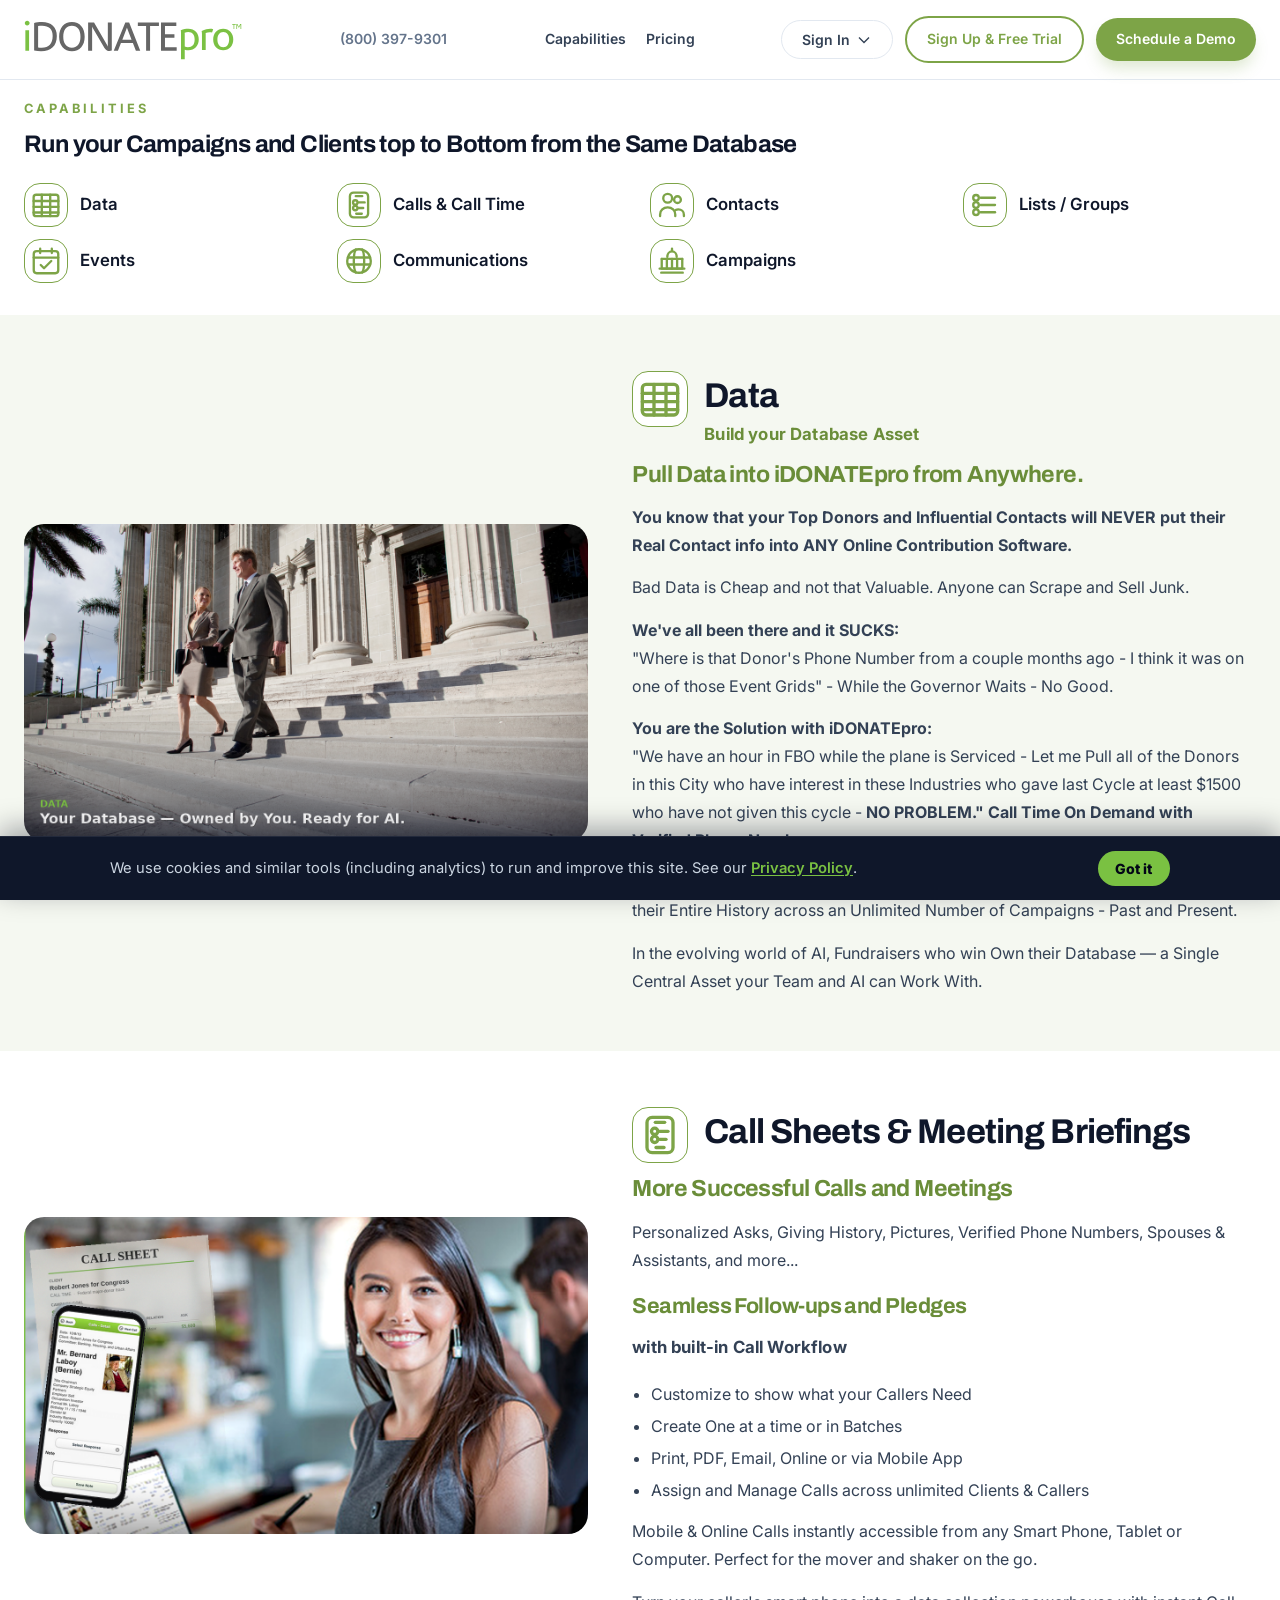
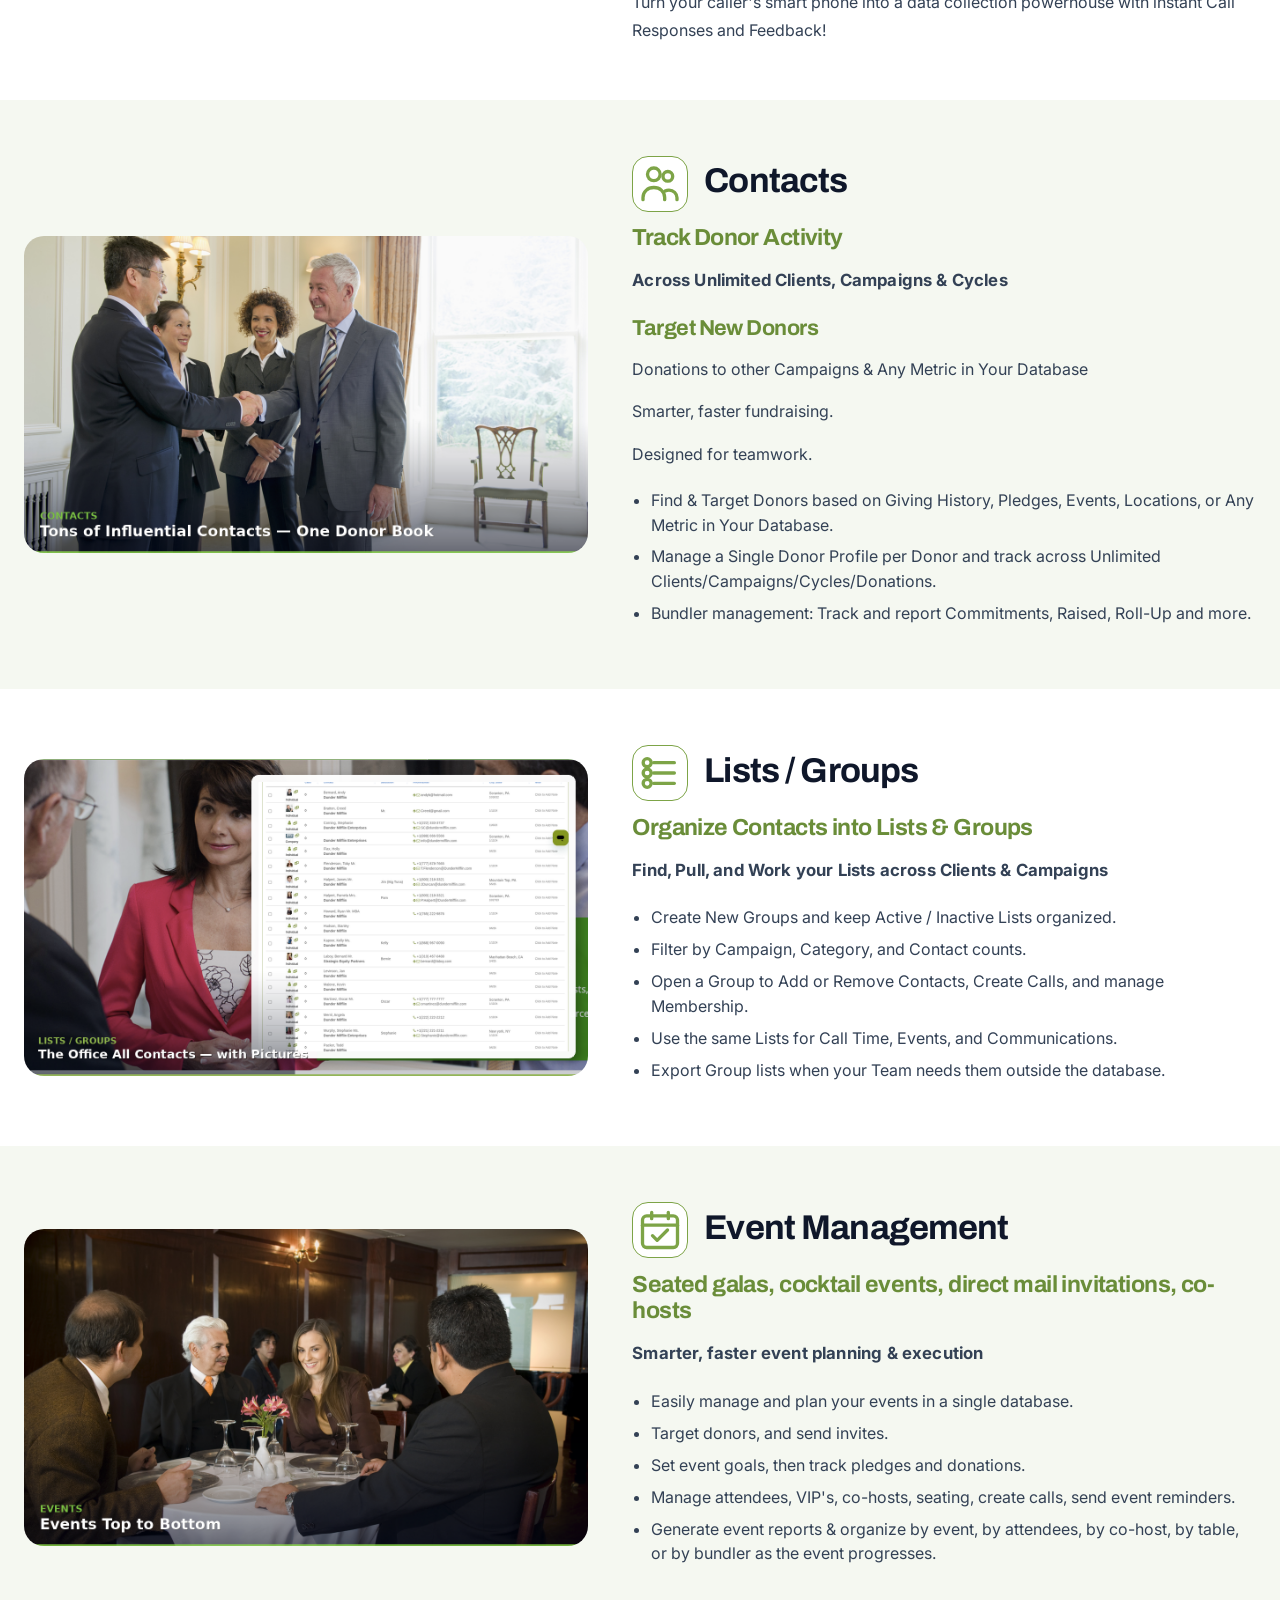
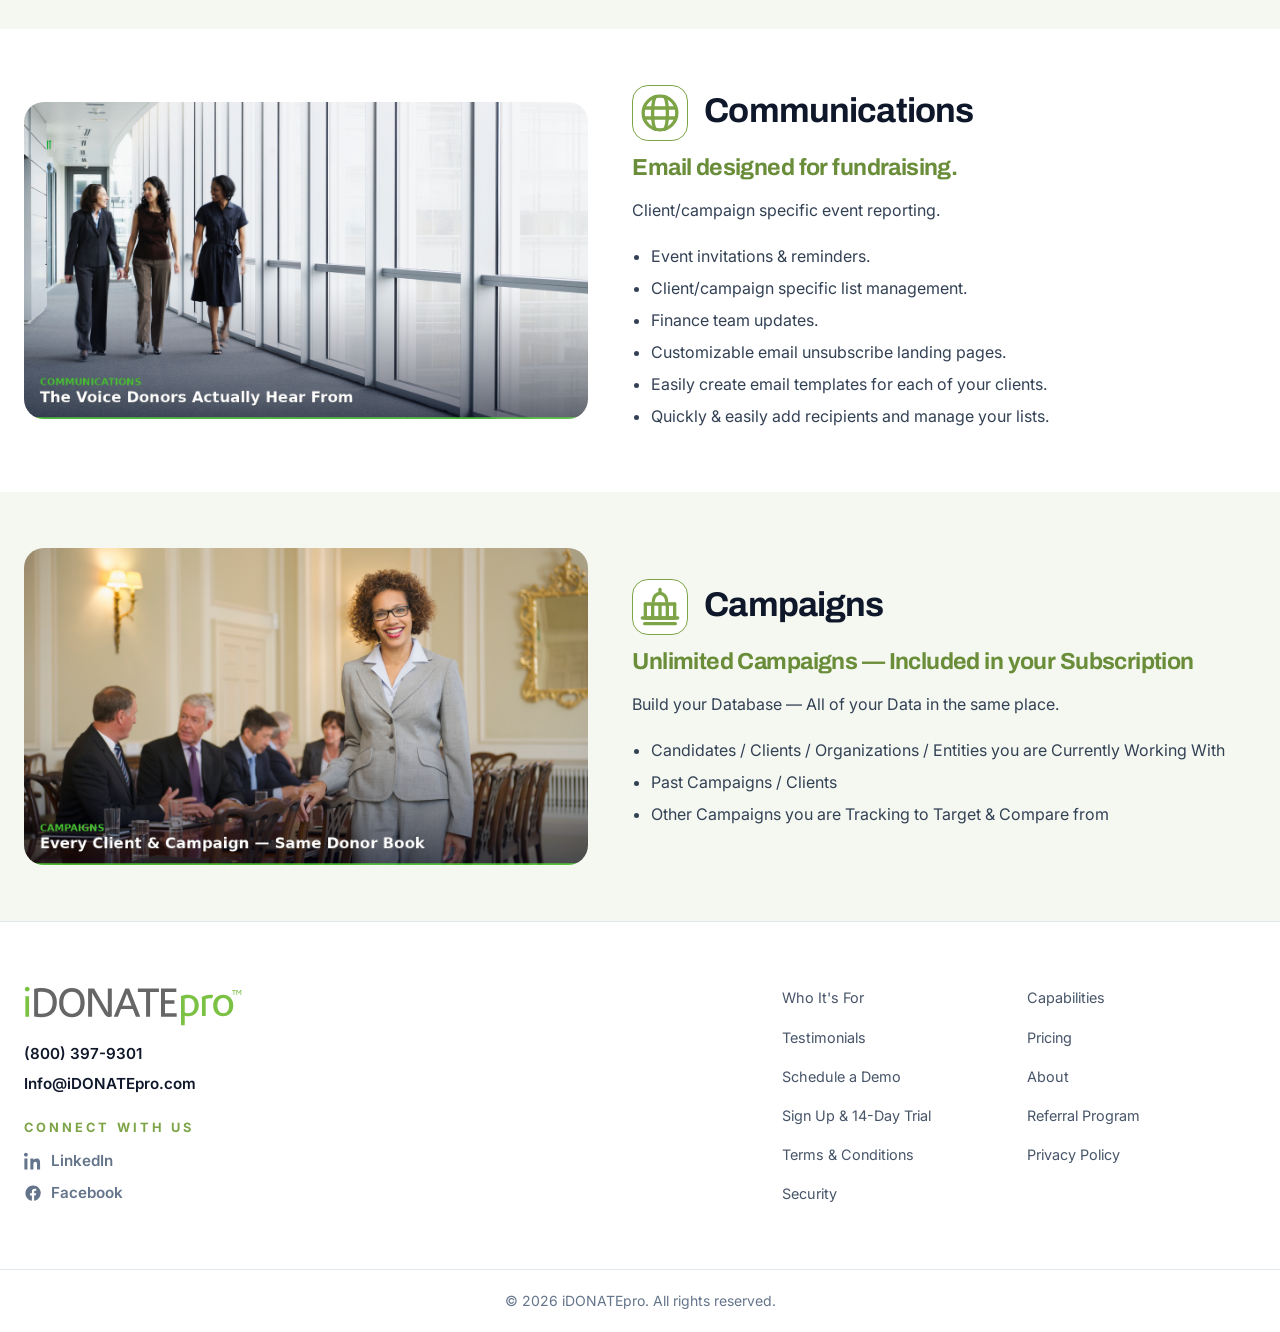
<file: capabilities/index.html>
<!DOCTYPE html>
<html lang="en">
<head>
<meta charset="utf-8">
<meta name="viewport" content="width=device-width, initial-scale=1">
<title>Capabilities | iDONATEpro</title>
<meta name="description" content="Run Campaigns and Clients top to Bottom from the same Database — Contacts, Lists, Calls, Events, Communications, and Data in one Donor book.">
<meta property="og:type" content="website">
<meta property="og:site_name" content="iDONATEpro">
<meta property="og:title" content="iDONATEpro Capabilities — Campaigns and Clients, One Database">
<meta property="og:description" content="Run Campaigns and Clients top to Bottom from the Same Database — Contacts, Calls, Events, Communications, and Data.">
<meta property="og:url" content="https://idonatepro.github.io/capabilities/">
<meta property="og:image" content="https://idonatepro.github.io/img/og-home.jpg">
<meta property="og:image:width" content="1200">
<meta property="og:image:height" content="630">
<meta name="twitter:card" content="summary_large_image">
<meta name="twitter:title" content="iDONATEpro Capabilities — Campaigns and Clients, One Database">
<meta name="twitter:description" content="Run Campaigns and Clients top to Bottom from the Same Database — Contacts, Calls, Events, Communications, and Data.">
<meta name="twitter:image" content="https://idonatepro.github.io/img/og-home.jpg">
<link rel="canonical" href="https://idonatepro.github.io/capabilities/">
<link rel="icon" href="/favicon.ico">
<link rel="stylesheet" href="/css/site.css?v=291">
</head>
<body>
<header class="site-header">
  <div class="wrap header-inner">
    <a class="logo" href="/"><img src="/idonatepro-logo.svg" alt="iDONATEpro"></a>
    <div class="header-contact">
      <a class="btn btn-contact" href="tel:18003979301">(800) 397-9301</a>
    </div>
    <nav class="desktop-nav" aria-label="Primary">
      <a href="/capabilities/">Capabilities</a>
      <a href="/pricing/">Pricing</a>
    </nav>
    <div class="header-actions">
      <a class="header-pricing" href="/pricing/">Pricing</a>
      <div class="dropdown" data-dropdown>
        <button class="btn btn-ghost" type="button">Sign In <svg class="chevron" viewBox="0 0 24 24" fill="none" stroke="currentColor" stroke-width="2"><path d="M19.5 8.25 12 15.75 4.5 8.25"/></svg></button>
        <div class="dropdown-menu">
          <a href="https://clients.idonatepro.com" target="_blank" rel="noopener">CRM <small>clients.idonatepro.com</small></a>
          <a href="http://mobile.idonatepro.com" target="_blank" rel="noopener">Online Calls <small>mobile.idonatepro.com</small></a>
        </div>
      </div>
      <a class="btn btn-outline hide-sm" href="/signup/">Sign Up &amp; Free Trial</a>
      <a class="btn btn-solid hide-sm" href="/#contact">Schedule a Demo</a>
      <button class="icon-btn" data-menu aria-label="Toggle menu"><svg width="20" height="20" viewBox="0 0 24 24" fill="none" stroke="currentColor" stroke-width="2"><path d="M3.75 6.75h16.5M3.75 12h16.5m-16.5 5.25h16.5"/></svg></button>
    </div>
  </div>
  <div class="mobile-panel" data-mobile-panel>
    <a href="/who-its-for/">Who It's For</a>
    <a href="/capabilities/">Capabilities</a>
    <a href="/pricing/">Pricing</a>
    <a href="/referral-program/">Referral Program</a>
    <a href="/privacy-policy/">Privacy Policy</a>
    <a href="/terms-and-conditions/">Terms &amp; Conditions</a>
    <a href="/security/">Security</a>
    <div class="mobile-ctas">
      <a class="btn btn-outline" href="/signup/">Sign Up &amp; Free Trial</a>
      <a class="btn btn-solid" href="/#contact">Schedule a Demo</a>
    </div>
  </div>
</header>
<main>
<section class="page-hero bg-white audience-hero">
  <div class="wrap">
    <p class="kicker">Capabilities</p>
    <h1 style="margin-top:.75rem">Run your Campaigns and Clients top to Bottom from the Same Database</h1>
        <nav class="cap-section-list" aria-label="Capability sections">
      <ul>
        <li><a href="#data"><span class="cap-section-icon" aria-hidden="true"><svg width="28" height="28"><use href="/img/icons/idp.svg?v=65#data"></use></svg></span><span class="cap-section-label">Data</span></a></li>
        <li><a href="#call-sheets"><span class="cap-section-icon" aria-hidden="true"><svg width="28" height="28"><use href="/img/icons/idp.svg?v=65#calls"></use></svg></span><span class="cap-section-label">Calls &amp; Call Time</span></a></li>
        <li><a href="#contact-donor-management"><span class="cap-section-icon" aria-hidden="true"><svg width="28" height="28"><use href="/img/icons/idp.svg?v=65#contacts"></use></svg></span><span class="cap-section-label">Contacts</span></a></li>
        <li><a href="#lists-groups"><span class="cap-section-icon" aria-hidden="true"><svg width="28" height="28"><use href="/img/icons/idp.svg?v=65#groups"></use></svg></span><span class="cap-section-label">Lists / Groups</span></a></li>
        <li><a href="#event-management"><span class="cap-section-icon" aria-hidden="true"><svg width="28" height="28"><use href="/img/icons/idp.svg?v=65#events"></use></svg></span><span class="cap-section-label">Events</span></a></li>
        <li><a href="#email-blasts"><span class="cap-section-icon" aria-hidden="true"><svg width="28" height="28"><use href="/img/icons/idp.svg?v=65#communications"></use></svg></span><span class="cap-section-label">Communications</span></a></li>
        <li><a href="#campaigns"><span class="cap-section-icon" aria-hidden="true"><svg width="28" height="28"><use href="/img/icons/idp.svg?v=65#campaigns"></use></svg></span><span class="cap-section-label">Campaigns</span></a></li>
      </ul>
    </nav>
  </div>
</section>

<!-- Capabilities sections: owned federal lifestyle stills + Lists/Groups and Calls product composites as dialed. -->


<section id="data" class="capability-block bg-soft">
  <div class="wrap capability-grid">
        <div class="cap-media">
      <figure class="cap-shot">
        <img src="/img/capabilities/data.png?v=5" alt="Data story graphic" width="1280" height="720" loading="lazy">
      </figure>
    </div>
<div class="capability-copy">
      <div class="capability-head">
        <div class="icon-box" aria-hidden="true"><svg width="40" height="40"><use href="/img/icons/idp.svg?v=65#data"></use></svg></div>
        <div>
          <h2>Data</h2>
          <p class="capability-subhead">Build your Database Asset</p>
        </div>
      </div>
      <h3 class="capability-headline">Pull Data into iDONATEpro from Anywhere.</h3>
      <p><strong>You know that your Top Donors and Influential Contacts will NEVER put their Real Contact info into ANY Online Contribution Software.</strong></p>
      <p>Bad Data is Cheap and not that Valuable. Anyone can Scrape and Sell Junk.</p>
      <p><strong>We&#39;ve all been there and it SUCKS:</strong><br>
      &quot;Where is that Donor&#39;s Phone Number from a couple months ago - I think it was on one of those Event Grids&quot; - While the Governor Waits - No Good.</p>
      <p><strong>You are the Solution with iDONATEpro:</strong><br>
      &quot;We have an hour in FBO while the plane is Serviced - Let me Pull all of the Donors in this City who have interest in these Industries who gave last Cycle at least $1500 who have not given this cycle - <strong>NO PROBLEM.&quot; Call Time On Demand with Verified Phone Numbers.</strong></p>
      <p>Easily Import and De-Dupe Contact Records so you have a single Donor linked to their Entire History across an Unlimited Number of Campaigns - Past and Present.</p>
      <p>In the evolving world of AI, Fundraisers who win Own their Database — a Single Central Asset your Team and AI can Work With.</p>
    </div>
  </div>
</section>
<section id="call-sheets" class="capability-block bg-white">
  <div class="wrap capability-grid">
        <div class="cap-media">
      <figure class="cap-shot">
        <img src="/img/capabilities/calls.png?v=11" alt="Calls & Call Time story graphic" width="1280" height="720" loading="lazy">
      </figure>
    </div>
<div class="capability-copy">
      <div class="capability-head">
        <div class="icon-box" aria-hidden="true"><svg width="40" height="40"><use href="/img/icons/idp.svg?v=65#calls"></use></svg></div>
        <div>
          <h2>Call Sheets &amp; Meeting Briefings</h2>
        </div>
      </div>
      <h3 class="capability-headline">More Successful Calls and Meetings</h3>
      <p>Personalized Asks, Giving History, Pictures, Verified Phone Numbers, Spouses &amp; Assistants, and more...</p>
      <h3 class="capability-headline" style="margin-top:1.25rem;font-size:clamp(1.15rem,2vw,1.35rem)">Seamless Follow-ups and Pledges</h3>
      <p class="capability-subhead">with built-in Call Workflow</p>
      <ul class="capability-outcomes">
        <li>Customize to show what your Callers Need</li>
        <li>Create One at a time or in Batches</li>
        <li>Print, PDF, Email, Online or via Mobile App</li>
        <li>Assign and Manage Calls across unlimited Clients &amp; Callers</li>
      </ul>
      <p>Mobile &amp; Online Calls instantly accessible from any Smart Phone, Tablet or Computer. Perfect for the mover and shaker on the go.</p>
      <p>Turn your caller&#39;s smart phone into a data collection powerhouse with instant Call Responses and Feedback!</p>
    </div>
  </div>
</section>
<section id="contact-donor-management" class="capability-block bg-soft">
  <div class="wrap capability-grid">
        <div class="cap-media">
      <figure class="cap-shot">
        <img src="/img/capabilities/contacts.png?v=4" alt="Contacts story graphic" width="1280" height="720" loading="lazy">
      </figure>
    </div>
<div class="capability-copy">
      <div class="capability-head">
        <div class="icon-box" aria-hidden="true"><svg width="40" height="40"><use href="/img/icons/idp.svg?v=65#contacts"></use></svg></div>
        <div>
          <h2>Contacts</h2>
        </div>
      </div>
      <h3 class="capability-headline">Track Donor Activity</h3>
      <p class="capability-subhead">Across Unlimited Clients, Campaigns &amp; Cycles</p>
      <h3 class="capability-headline" style="margin-top:1.25rem;font-size:clamp(1.15rem,2vw,1.35rem)">Target New Donors</h3>
      <p>Donations to other Campaigns &amp; Any Metric in Your Database</p>
      <p>Smarter, faster fundraising.</p>
      <p>Designed for teamwork.</p>
      <ul class="capability-outcomes">
        <li>Find &amp; Target Donors based on Giving History, Pledges, Events, Locations, or Any Metric in Your Database.</li>
        <li>Manage a Single Donor Profile per Donor and track across Unlimited Clients/Campaigns/Cycles/Donations.</li>
        <li>Bundler management: Track and report Commitments, Raised, Roll-Up and more.</li>
      </ul>
    </div>
  </div>
</section>
<section id="lists-groups" class="capability-block bg-white">
  <div class="wrap capability-grid">
        <div class="cap-media">
      <figure class="cap-shot">
        <img src="/img/capabilities/lists-groups.png?v=5" alt="Lists and Groups in iDONATEpro" width="1280" height="720" loading="lazy">
      </figure>
    </div>
<div class="capability-copy">
      <div class="capability-head">
        <div class="icon-box" aria-hidden="true"><svg width="40" height="40"><use href="/img/icons/idp.svg?v=65#groups"></use></svg></div>
        <div>
          <h2>Lists / Groups</h2>
        </div>
      </div>
      <h3 class="capability-headline">Organize Contacts into Lists &amp; Groups</h3>
      <p class="capability-subhead">Find, Pull, and Work your Lists across Clients &amp; Campaigns</p>
      <ul class="capability-outcomes">
        <li>Create New Groups and keep Active / Inactive Lists organized.</li>
        <li>Filter by Campaign, Category, and Contact counts.</li>
        <li>Open a Group to Add or Remove Contacts, Create Calls, and manage Membership.</li>
        <li>Use the same Lists for Call Time, Events, and Communications.</li>
        <li>Export Group lists when your Team needs them outside the database.</li>
      </ul>
    </div>
  </div>
</section>
<section id="event-management" class="capability-block bg-soft">
  <div class="wrap capability-grid">
        <div class="cap-media">
      <figure class="cap-shot">
        <img src="/img/capabilities/events.png?v=5" alt="Events story graphic" width="1280" height="720" loading="lazy">
      </figure>
    </div>
<div class="capability-copy">
      <div class="capability-head">
        <div class="icon-box" aria-hidden="true"><svg width="40" height="40"><use href="/img/icons/idp.svg?v=65#events"></use></svg></div>
        <div>
          <h2>Event Management</h2>
        </div>
      </div>
      <h3 class="capability-headline">Seated galas, cocktail events, direct mail invitations, co-hosts</h3>
      <p class="capability-subhead">Smarter, faster event planning &amp; execution</p>
      <ul class="capability-outcomes">
        <li>Easily manage and plan your events in a single database.</li>
        <li>Target donors, and send invites.</li>
        <li>Set event goals, then track pledges and donations.</li>
        <li>Manage attendees, VIP&#39;s, co-hosts, seating, create calls, send event reminders.</li>
        <li>Generate event reports &amp; organize by event, by attendees, by co-host, by table, or by bundler as the event progresses.</li>
      </ul>
    </div>
  </div>
</section>
<section id="email-blasts" class="capability-block bg-white">
  <div class="wrap capability-grid">
        <div class="cap-media">
      <figure class="cap-shot">
        <img src="/img/capabilities/communications.png?v=4" alt="Communications story graphic" width="1280" height="720" loading="lazy">
      </figure>
    </div>
<div class="capability-copy">
      <div class="capability-head">
        <div class="icon-box" aria-hidden="true"><svg width="40" height="40"><use href="/img/icons/idp.svg?v=65#communications"></use></svg></div>
        <div>
          <h2>Communications</h2>
        </div>
      </div>
      <h3 class="capability-headline">Email designed for fundraising.</h3>
      <p>Client/campaign specific event reporting.</p>
      <ul class="capability-outcomes">
        <li>Event invitations &amp; reminders.</li>
        <li>Client/campaign specific list management.</li>
        <li>Finance team updates.</li>
        <li>Customizable email unsubscribe landing pages.</li>
        <li>Easily create email templates for each of your clients.</li>
        <li>Quickly &amp; easily add recipients and manage your lists.</li>
      </ul>
    </div>
  </div>
</section>
<section id="campaigns" class="capability-block bg-soft">
  <div class="wrap capability-grid">
        <div class="cap-media">
      <figure class="cap-shot">
        <img src="/img/capabilities/campaigns.png?v=4" alt="Campaigns story graphic" width="1280" height="720" loading="lazy">
      </figure>
    </div>
<div class="capability-copy">
      <div class="capability-head">
        <div class="icon-box" aria-hidden="true"><svg width="40" height="40"><use href="/img/icons/idp.svg?v=65#campaigns"></use></svg></div>
        <div>
          <h2>Campaigns</h2>
        </div>
      </div>
      <h3 class="capability-headline">Unlimited Campaigns — Included in your Subscription</h3>
      <p>Build your Database — All of your Data in the same place.</p>
      <ul class="capability-outcomes">
        <li>Candidates / Clients / Organizations / Entities you are Currently Working With</li>
        <li>Past Campaigns / Clients</li>
        <li>Other Campaigns you are Tracking to Target &amp; Compare from</li>
      </ul>
    </div>
  </div>
</section>
</main>
<footer class="site-footer">
  <div class="wrap footer-grid">
    <div>
      <img class="footer-logo" src="/idonatepro-logo.svg" alt="iDONATEpro">
      <div class="footer-contact">
        <a href="tel:18003979301">(800) 397-9301</a>
        <a href="mailto:Info@iDONATEpro.com">Info@iDONATEpro.com</a>
      </div>
      <p class="kicker footer-social-kicker">Connect with Us</p>
      <div class="footer-social" aria-label="Social media">
        <a class="social-link" href="https://www.linkedin.com/company/idonatepro" target="_blank" rel="noopener">
          <svg viewBox="0 0 24 24" aria-hidden="true"><path fill="currentColor" d="M4.98 3.5C4.98 4.88 3.86 6 2.5 6S0 4.88 0 3.5 1.12 1 2.5 1s2.48 1.12 2.48 2.5zM.5 8.5h4V23h-4V8.5zM8.5 8.5h3.84v1.98h.05c.53-1.01 1.84-2.08 3.79-2.08 4.05 0 4.8 2.67 4.8 6.14V23h-4v-6.56c0-1.56-.03-3.57-2.18-3.57-2.18 0-2.51 1.7-2.51 3.46V23h-4V8.5z"/></svg>
          <span>LinkedIn</span>
        </a>
        <a class="social-link" href="https://www.facebook.com/iDONATEpro" target="_blank" rel="noopener">
          <svg viewBox="0 0 24 24" aria-hidden="true"><path fill="currentColor" d="M22 12.07C22 6.48 17.52 2 11.93 2S1.86 6.48 1.86 12.07c0 5.02 3.66 9.18 8.44 9.93v-7.03H7.9v-2.9h2.4V9.84c0-2.37 1.41-3.68 3.57-3.68 1.03 0 2.12.18 2.12.18v2.33h-1.2c-1.18 0-1.55.73-1.55 1.48v1.78h2.64l-.42 2.9h-2.22V22c4.78-.75 8.44-4.91 8.44-9.93z"/></svg>
          <span>Facebook</span>
        </a>
      </div>
    </div>
    <div class="footer-links">
      <a href="/who-its-for/">Who It's For</a>
      <a href="/capabilities/">Capabilities</a>
      <a href="/testimonials/">Testimonials</a>
      <a href="/pricing/">Pricing</a>
      <a href="/#contact">Schedule a Demo</a>
      <a href="/about/">About</a>
      <a href="/signup/">Sign Up &amp; 14-Day Trial</a>
      <a href="/referral-program/">Referral Program</a>
      <a href="/terms-and-conditions/">Terms &amp; Conditions</a>
      <a href="/privacy-policy/">Privacy Policy</a>
      <a href="/security/">Security</a>
    </div>
  </div>
  <div class="copyright">&copy; 2026 iDONATEpro. All rights reserved.</div>
</footer>
<script src="/js/site.js?v=81"></script>
</body></html>
</file>
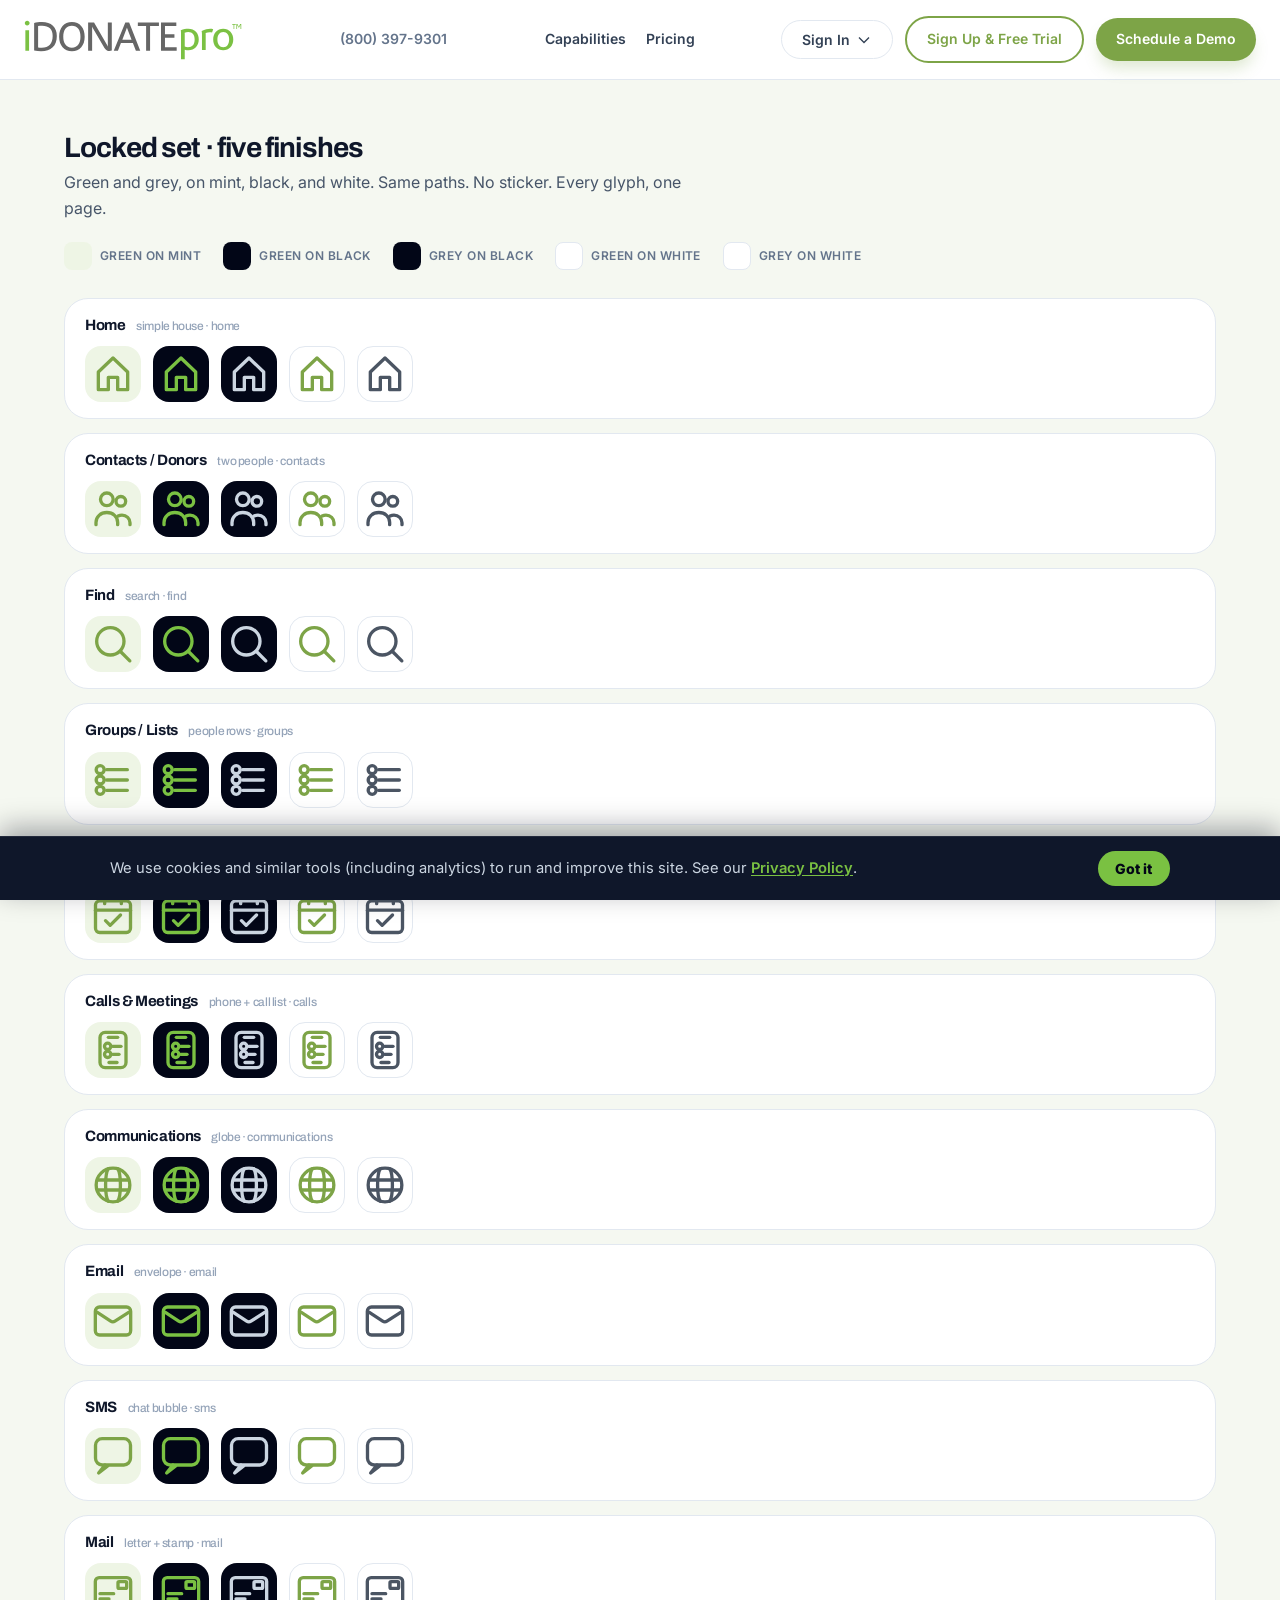
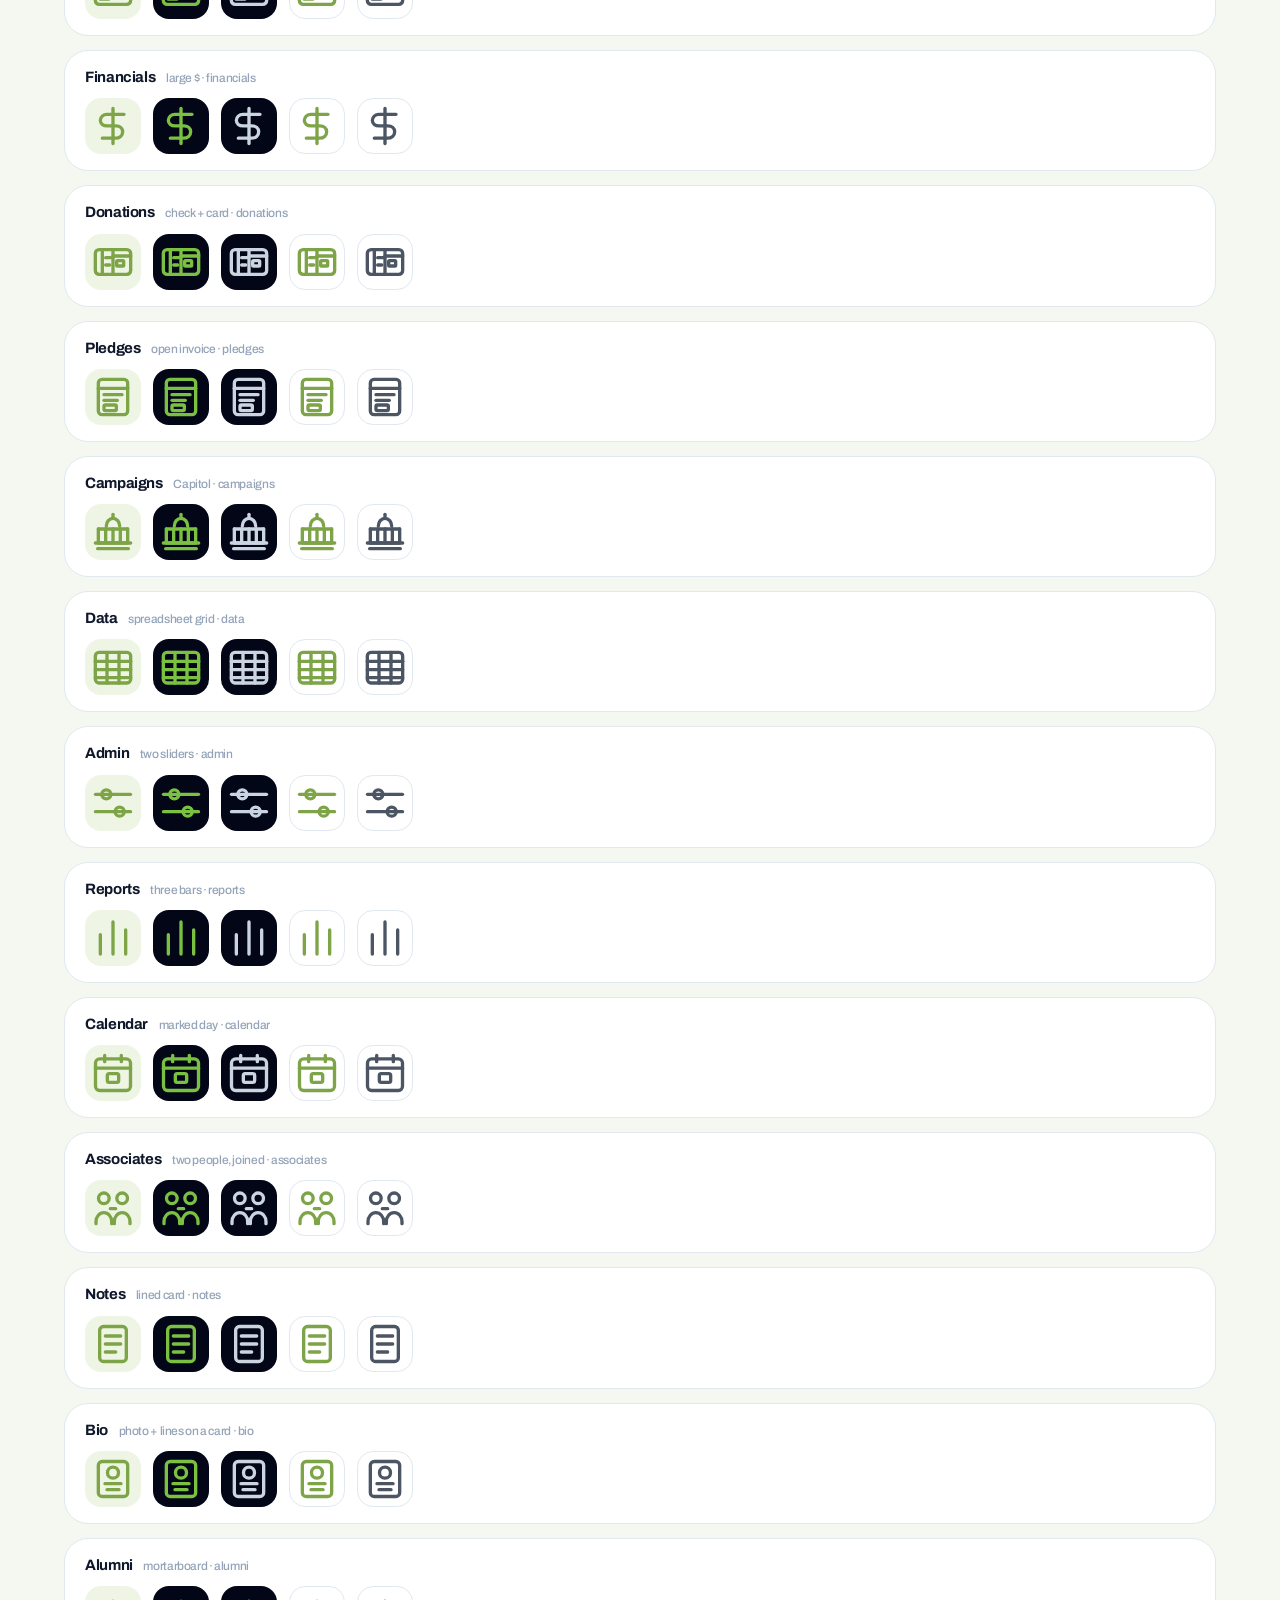
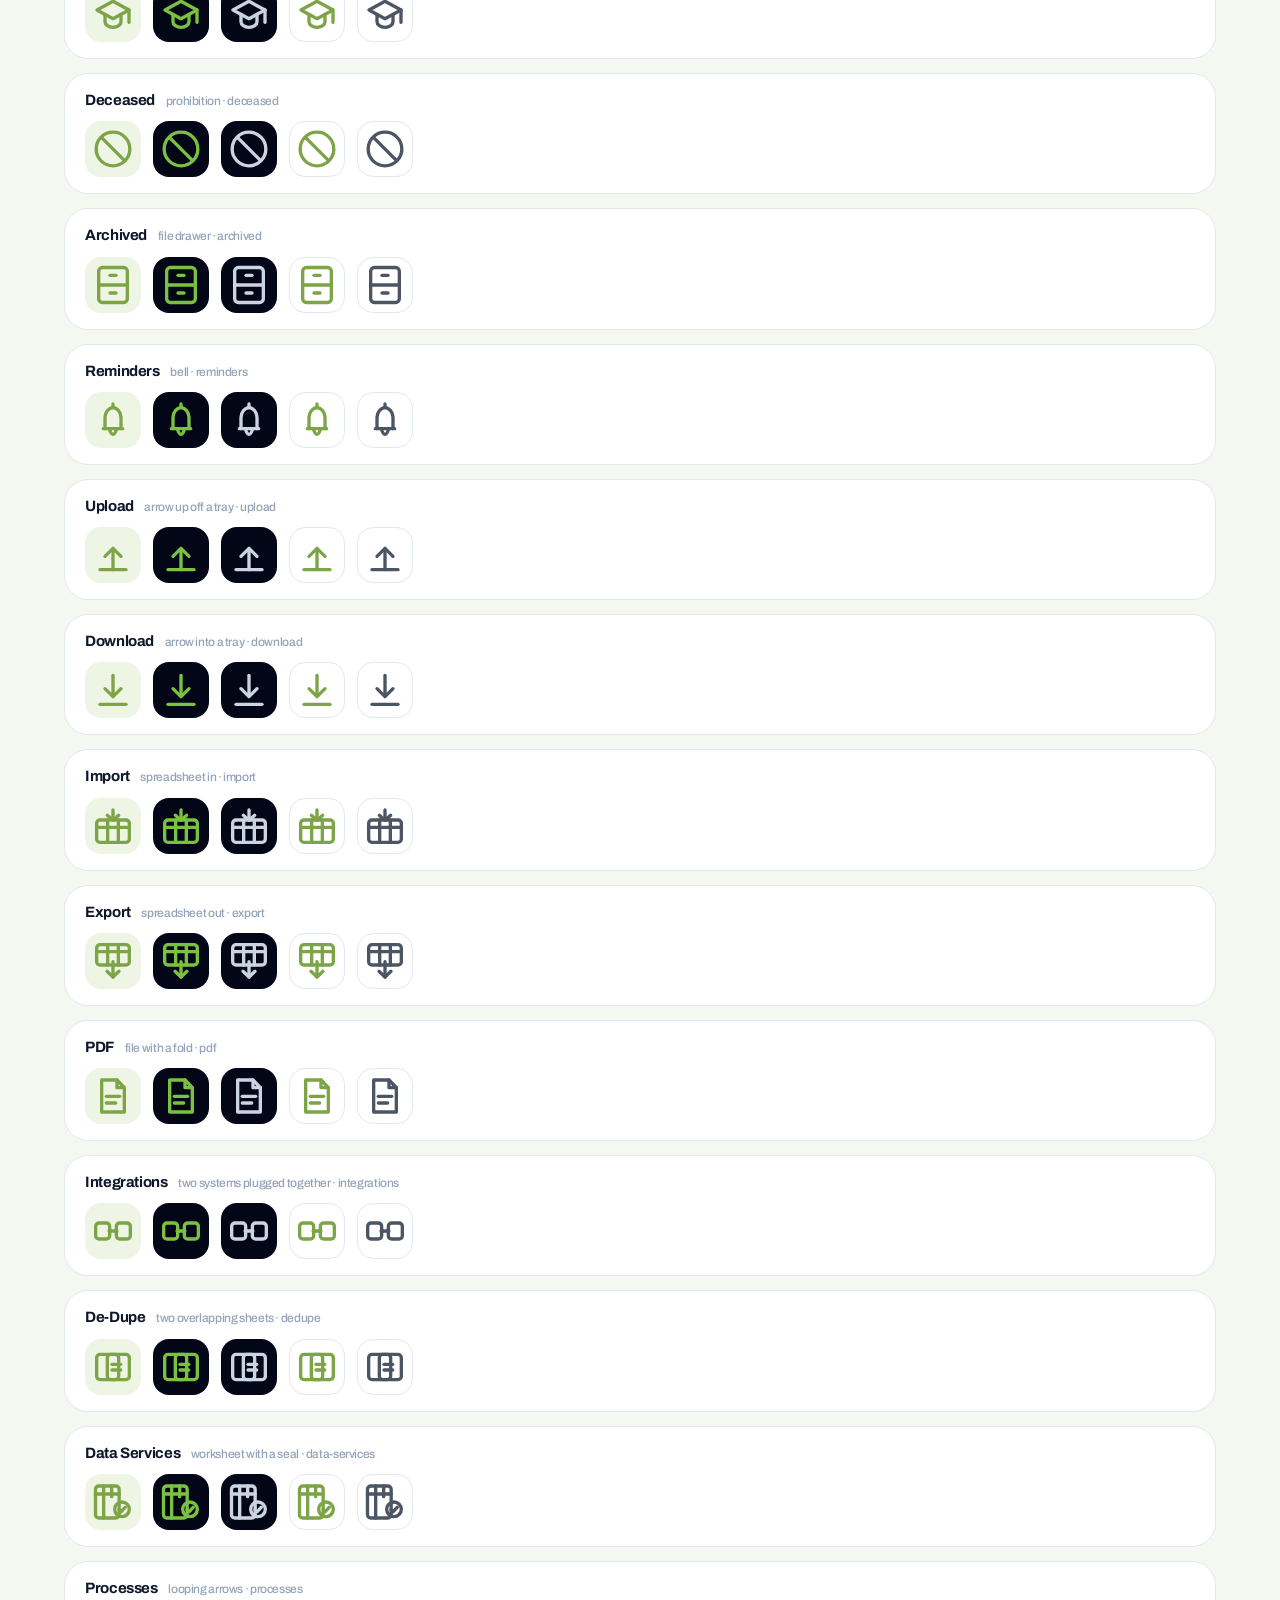
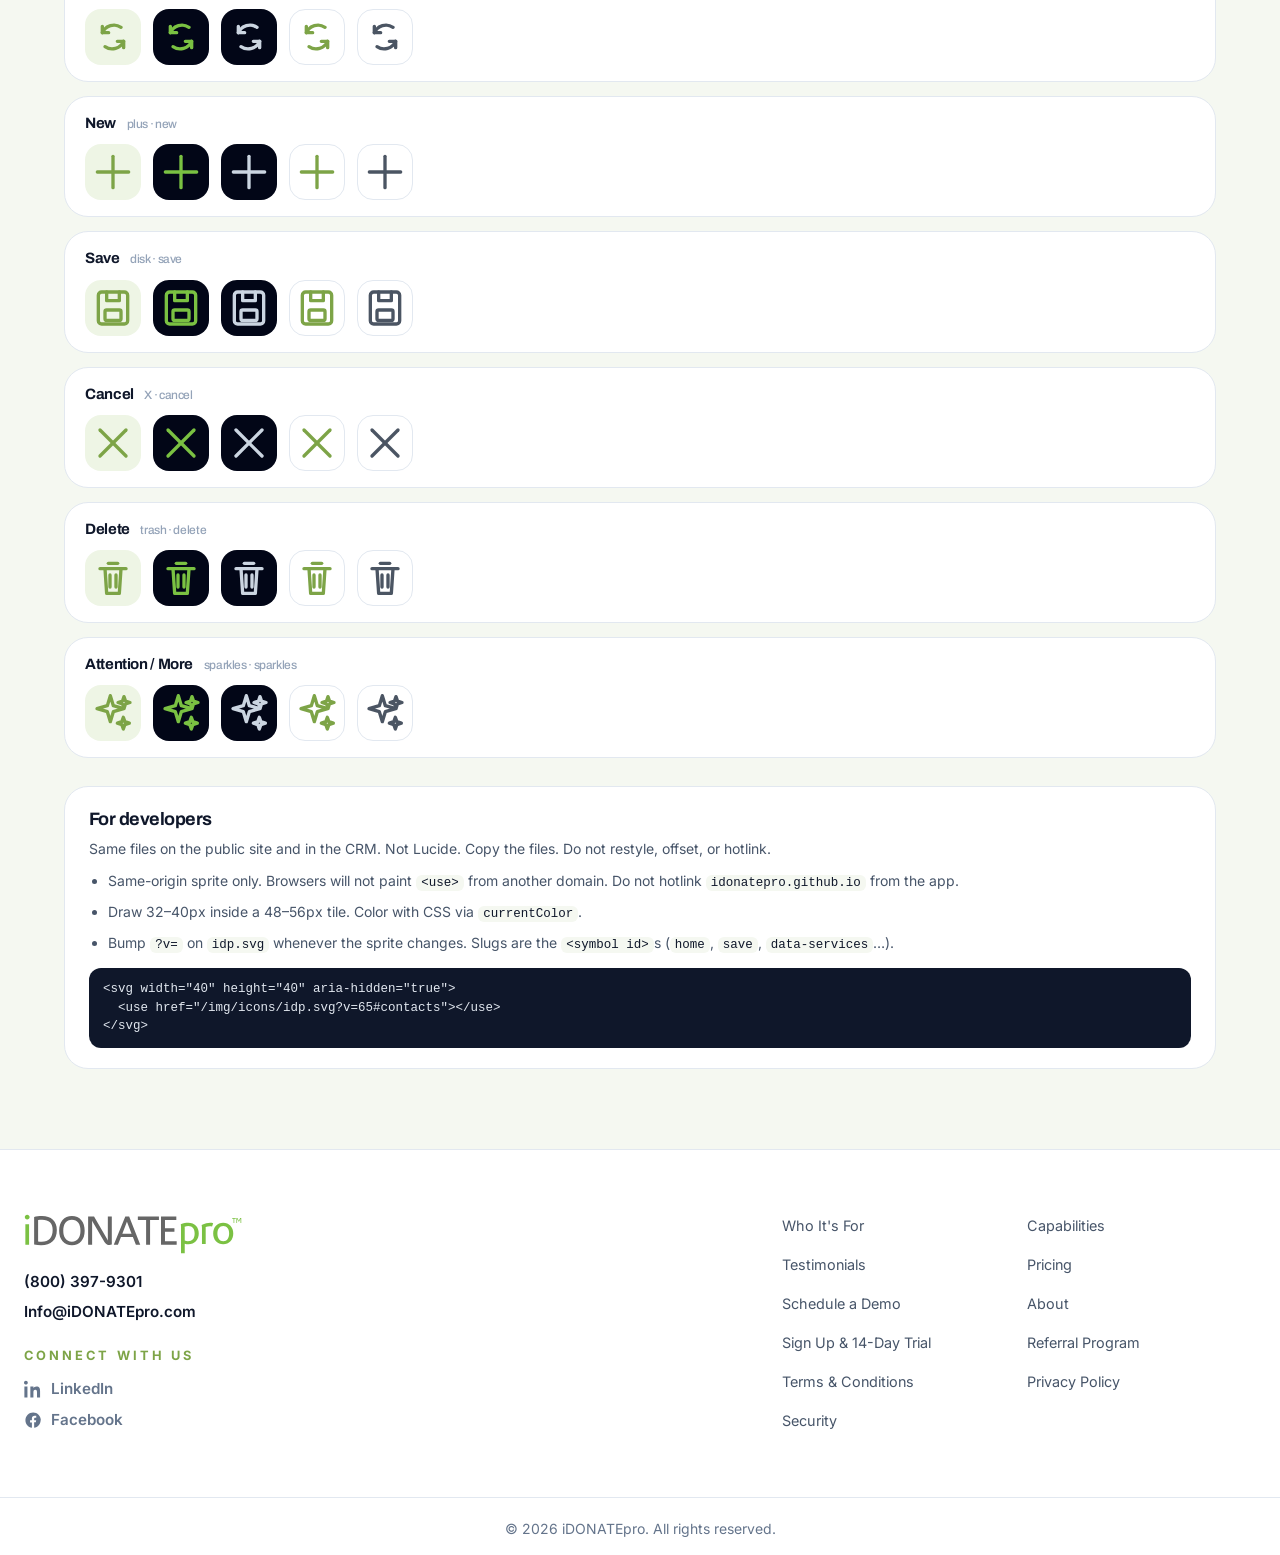
<file: icons/index.html>
<!DOCTYPE html>
<html lang="en">
<head>
<meta charset="utf-8">
<meta name="viewport" content="width=device-width, initial-scale=1">
<title>Icon Set | iDONATEpro</title>
<meta name="robots" content="noindex, nofollow">
<meta name="description" content="Locked iDp icon set, five finishes.">
<meta property="og:type" content="website">
<meta property="og:site_name" content="iDONATEpro">
<meta property="og:title" content="Icon Set | iDONATEpro">
<meta property="og:description" content="Locked iDp icon set, five finishes.">
<meta property="og:url" content="https://idonatepro.github.io/icons/">
<meta property="og:image" content="https://idonatepro.github.io/img/og-default.jpg">
<meta property="og:image:width" content="1200">
<meta property="og:image:height" content="630">
<meta name="twitter:card" content="summary_large_image">
<meta name="twitter:title" content="Icon Set | iDONATEpro">
<meta name="twitter:description" content="Locked iDp icon set, five finishes.">
<meta name="twitter:image" content="https://idonatepro.github.io/img/og-default.jpg">
<link rel="canonical" href="https://idonatepro.github.io/icons/">
<link rel="icon" href="/favicon.ico">
<link rel="stylesheet" href="/css/site.css?v=291">
<style>
section.compare-board { padding: 3.25rem 0 5rem; background: var(--bg); }
section.compare-board .wrap-board { width: min(72rem, calc(100% - 3rem)); margin-inline: auto; }

:root { --brand:#7da447; --brand-bright:#7ac142; --brand-soft:#eef5e5; --bg:#f5f8f1; --ink:#0f172a; --navy:#020617; --line:#e2e8f0; --grey:#4b5563; --grey-on-navy:#cbd5e1; }
* { box-sizing:border-box; }
body { margin:0; background:var(--bg); color:var(--ink); font-family:Inter,system-ui,sans-serif; padding:0; }
h1 { font-family:Archivo,Inter,sans-serif; font-size:28px; letter-spacing:-.03em; margin:0 0 6px; }
.sub { color:#475569; margin:0 0 20px; max-width:64ch; }
.legend { display:flex; flex-wrap:wrap; gap:14px 22px; margin:0 0 28px; font-size:12px; font-weight:600; letter-spacing:.04em; text-transform:uppercase; color:#64748b; }
.legend span { display:flex; align-items:center; gap:8px; }
.legend .box { width:28px; height:28px; border-radius:8px; }
.row { background:#fff; border:1px solid var(--line); border-radius:24px; padding:18px 20px 16px; margin-bottom:14px; }
h3 { margin:0 0 12px; font-size:15px; }
h3 span { font-weight:500; color:#94a3b8; font-size:12px; margin-left:8px; }
.swatches.five { display:flex; gap:12px; flex-wrap:wrap; }
.box { width:56px; height:56px; border-radius:16px; display:flex; align-items:center; justify-content:center; }
.box.fill svg { width:40px; height:40px; display:block; }
.mint { background:var(--brand-soft); color:var(--brand); }
.navy { background:var(--navy); color:var(--brand-bright); }
.navy-grey { background:var(--navy); color:var(--grey-on-navy); }
.white-green { background:#fff; border:1px solid var(--line); color:var(--brand); }
.white-grey { background:#fff; border:1px solid var(--line); color:var(--grey); }

.dev-notes { background:#fff; border:1px solid var(--line); border-radius:24px; padding:22px 24px 20px; margin:28px 0 0; }
.dev-notes h2 { font-family:Archivo,Inter,sans-serif; font-size:18px; letter-spacing:-.03em; margin:0 0 8px; }
.dev-notes p, .dev-notes li { color:#475569; font-size:14px; line-height:1.55; margin:0 0 8px; }
.dev-notes ul { margin:10px 0 0; padding-left:1.2rem; }
.dev-notes code { font-size:12.5px; background:#f5f8f1; padding:1px 5px; border-radius:6px; color:#0f172a; }
.dev-notes pre { background:#0f172a; color:#e2e8f0; border-radius:12px; padding:12px 14px; overflow:auto; font-size:12.5px; line-height:1.5; margin:12px 0 0; }
.dev-notes pre code { background:none; color:inherit; padding:0; }

</style>
</head>
<body>
<header class="site-header">
  <div class="wrap header-inner">
    <a class="logo" href="/"><img src="/idonatepro-logo.svg" alt="iDONATEpro"></a>
    <div class="header-contact">
      <a class="btn btn-contact" href="tel:18003979301">(800) 397-9301</a>
    </div>
    <nav class="desktop-nav" aria-label="Primary">
      <a href="/capabilities/">Capabilities</a>
      <a href="/pricing/">Pricing</a>
    </nav>
    <div class="header-actions">
      <a class="header-pricing" href="/pricing/">Pricing</a>
      <div class="dropdown" data-dropdown>
        <button class="btn btn-ghost" type="button">Sign In <svg class="chevron" viewBox="0 0 24 24" fill="none" stroke="currentColor" stroke-width="2"><path d="M19.5 8.25 12 15.75 4.5 8.25"/></svg></button>
        <div class="dropdown-menu">
          <a href="https://clients.idonatepro.com" target="_blank" rel="noopener">CRM <small>clients.idonatepro.com</small></a>
          <a href="http://mobile.idonatepro.com" target="_blank" rel="noopener">Online Calls <small>mobile.idonatepro.com</small></a>
        </div>
      </div>
      <a class="btn btn-outline hide-sm" href="/signup/">Sign Up &amp; Free Trial</a>
      <a class="btn btn-solid hide-sm" href="/#contact">Schedule a Demo</a>
      <button class="icon-btn" data-menu aria-label="Toggle menu"><svg width="20" height="20" viewBox="0 0 24 24" fill="none" stroke="currentColor" stroke-width="2"><path d="M3.75 6.75h16.5M3.75 12h16.5m-16.5 5.25h16.5"/></svg></button>
    </div>
  </div>
  <div class="mobile-panel" data-mobile-panel>
    <a href="/capabilities/">Capabilities</a>
    <a href="/pricing/">Pricing</a>
    <div class="mobile-ctas">
      <a class="btn btn-outline" href="/signup/">Sign Up &amp; Free Trial</a>
      <a class="btn btn-solid" href="/#contact">Schedule a Demo</a>
    </div>
  </div>
</header>
<main>
<section class="compare-board">
  <div class="wrap-board">
<h1>Locked set · five finishes</h1><p class='sub'>Green and grey, on mint, black, and white. Same paths. No sticker. Every glyph, one page.</p><div class="legend">
  <span><i class="box mint"></i> Green on mint</span>
  <span><i class="box navy"></i> Green on black</span>
  <span><i class="box navy-grey"></i> Grey on black</span>
  <span><i class="box white-green"></i> Green on white</span>
  <span><i class="box white-grey"></i> Grey on white</span>
</div><article class="row" id="home"><h3>Home <span>simple house · home</span></h3><div class="swatches five"><div class="box fill mint"><svg viewBox="0 0 24 24" fill="none" stroke="currentColor" stroke-width="2" stroke-linecap="round" stroke-linejoin="round">  <path d="M3.2 21.4V10.8L12 2.4l8.8 8.4V21.4H14.8v-7.4H9.2v7.4Z"/></svg></div><div class="box fill navy"><svg viewBox="0 0 24 24" fill="none" stroke="currentColor" stroke-width="2" stroke-linecap="round" stroke-linejoin="round">  <path d="M3.2 21.4V10.8L12 2.4l8.8 8.4V21.4H14.8v-7.4H9.2v7.4Z"/></svg></div><div class="box fill navy-grey"><svg viewBox="0 0 24 24" fill="none" stroke="currentColor" stroke-width="2" stroke-linecap="round" stroke-linejoin="round">  <path d="M3.2 21.4V10.8L12 2.4l8.8 8.4V21.4H14.8v-7.4H9.2v7.4Z"/></svg></div><div class="box fill white-green"><svg viewBox="0 0 24 24" fill="none" stroke="currentColor" stroke-width="2" stroke-linecap="round" stroke-linejoin="round">  <path d="M3.2 21.4V10.8L12 2.4l8.8 8.4V21.4H14.8v-7.4H9.2v7.4Z"/></svg></div><div class="box fill white-grey"><svg viewBox="0 0 24 24" fill="none" stroke="currentColor" stroke-width="2" stroke-linecap="round" stroke-linejoin="round">  <path d="M3.2 21.4V10.8L12 2.4l8.8 8.4V21.4H14.8v-7.4H9.2v7.4Z"/></svg></div></div></article><article class="row" id="contacts"><h3>Contacts / Donors <span>two people · contacts</span></h3><div class="swatches five"><div class="box fill mint"><svg viewBox="0 0 24 24" fill="none" stroke="currentColor" stroke-width="2" stroke-linecap="round" stroke-linejoin="round">  <circle cx="8.3" cy="6.2" r="3.8"/>
  <path d="M1.8 21.4v-1.3c0-3.4 2.8-6 6.5-6s6.5 2.6 6.5 6v1.3"/>
  <circle cx="16.7" cy="7.4" r="2.9"/>
  <path d="M22.2 21.4v-1.1c0-2.6-2.1-4.6-4.8-4.6-.85 0-1.65.2-2.35.55"/></svg></div><div class="box fill navy"><svg viewBox="0 0 24 24" fill="none" stroke="currentColor" stroke-width="2" stroke-linecap="round" stroke-linejoin="round">  <circle cx="8.3" cy="6.2" r="3.8"/>
  <path d="M1.8 21.4v-1.3c0-3.4 2.8-6 6.5-6s6.5 2.6 6.5 6v1.3"/>
  <circle cx="16.7" cy="7.4" r="2.9"/>
  <path d="M22.2 21.4v-1.1c0-2.6-2.1-4.6-4.8-4.6-.85 0-1.65.2-2.35.55"/></svg></div><div class="box fill navy-grey"><svg viewBox="0 0 24 24" fill="none" stroke="currentColor" stroke-width="2" stroke-linecap="round" stroke-linejoin="round">  <circle cx="8.3" cy="6.2" r="3.8"/>
  <path d="M1.8 21.4v-1.3c0-3.4 2.8-6 6.5-6s6.5 2.6 6.5 6v1.3"/>
  <circle cx="16.7" cy="7.4" r="2.9"/>
  <path d="M22.2 21.4v-1.1c0-2.6-2.1-4.6-4.8-4.6-.85 0-1.65.2-2.35.55"/></svg></div><div class="box fill white-green"><svg viewBox="0 0 24 24" fill="none" stroke="currentColor" stroke-width="2" stroke-linecap="round" stroke-linejoin="round">  <circle cx="8.3" cy="6.2" r="3.8"/>
  <path d="M1.8 21.4v-1.3c0-3.4 2.8-6 6.5-6s6.5 2.6 6.5 6v1.3"/>
  <circle cx="16.7" cy="7.4" r="2.9"/>
  <path d="M22.2 21.4v-1.1c0-2.6-2.1-4.6-4.8-4.6-.85 0-1.65.2-2.35.55"/></svg></div><div class="box fill white-grey"><svg viewBox="0 0 24 24" fill="none" stroke="currentColor" stroke-width="2" stroke-linecap="round" stroke-linejoin="round">  <circle cx="8.3" cy="6.2" r="3.8"/>
  <path d="M1.8 21.4v-1.3c0-3.4 2.8-6 6.5-6s6.5 2.6 6.5 6v1.3"/>
  <circle cx="16.7" cy="7.4" r="2.9"/>
  <path d="M22.2 21.4v-1.1c0-2.6-2.1-4.6-4.8-4.6-.85 0-1.65.2-2.35.55"/></svg></div></div></article><article class="row" id="find"><h3>Find <span>search · find</span></h3><div class="swatches five"><div class="box fill mint"><svg viewBox="0 0 24 24" fill="none" stroke="currentColor" stroke-width="2" stroke-linecap="round" stroke-linejoin="round">  <circle cx="10.4" cy="10.4" r="8.2"/>
  <path d="m16.5 16.5 5.6 5.6"/></svg></div><div class="box fill navy"><svg viewBox="0 0 24 24" fill="none" stroke="currentColor" stroke-width="2" stroke-linecap="round" stroke-linejoin="round">  <circle cx="10.4" cy="10.4" r="8.2"/>
  <path d="m16.5 16.5 5.6 5.6"/></svg></div><div class="box fill navy-grey"><svg viewBox="0 0 24 24" fill="none" stroke="currentColor" stroke-width="2" stroke-linecap="round" stroke-linejoin="round">  <circle cx="10.4" cy="10.4" r="8.2"/>
  <path d="m16.5 16.5 5.6 5.6"/></svg></div><div class="box fill white-green"><svg viewBox="0 0 24 24" fill="none" stroke="currentColor" stroke-width="2" stroke-linecap="round" stroke-linejoin="round">  <circle cx="10.4" cy="10.4" r="8.2"/>
  <path d="m16.5 16.5 5.6 5.6"/></svg></div><div class="box fill white-grey"><svg viewBox="0 0 24 24" fill="none" stroke="currentColor" stroke-width="2" stroke-linecap="round" stroke-linejoin="round">  <circle cx="10.4" cy="10.4" r="8.2"/>
  <path d="m16.5 16.5 5.6 5.6"/></svg></div></div></article><article class="row" id="groups"><h3>Groups / Lists <span>people rows · groups</span></h3><div class="swatches five"><div class="box fill mint"><svg viewBox="0 0 24 24" fill="none" stroke="currentColor" stroke-width="2" stroke-linecap="round" stroke-linejoin="round">  <circle cx="4.3" cy="5.8" r="2.4"/>
  <path d="M8.2 5.8h12.4"/>
  <circle cx="4.3" cy="12" r="2.4"/>
  <path d="M8.2 12h12.4"/>
  <circle cx="4.3" cy="18.2" r="2.4"/>
  <path d="M8.2 18.2h12.4"/></svg></div><div class="box fill navy"><svg viewBox="0 0 24 24" fill="none" stroke="currentColor" stroke-width="2" stroke-linecap="round" stroke-linejoin="round">  <circle cx="4.3" cy="5.8" r="2.4"/>
  <path d="M8.2 5.8h12.4"/>
  <circle cx="4.3" cy="12" r="2.4"/>
  <path d="M8.2 12h12.4"/>
  <circle cx="4.3" cy="18.2" r="2.4"/>
  <path d="M8.2 18.2h12.4"/></svg></div><div class="box fill navy-grey"><svg viewBox="0 0 24 24" fill="none" stroke="currentColor" stroke-width="2" stroke-linecap="round" stroke-linejoin="round">  <circle cx="4.3" cy="5.8" r="2.4"/>
  <path d="M8.2 5.8h12.4"/>
  <circle cx="4.3" cy="12" r="2.4"/>
  <path d="M8.2 12h12.4"/>
  <circle cx="4.3" cy="18.2" r="2.4"/>
  <path d="M8.2 18.2h12.4"/></svg></div><div class="box fill white-green"><svg viewBox="0 0 24 24" fill="none" stroke="currentColor" stroke-width="2" stroke-linecap="round" stroke-linejoin="round">  <circle cx="4.3" cy="5.8" r="2.4"/>
  <path d="M8.2 5.8h12.4"/>
  <circle cx="4.3" cy="12" r="2.4"/>
  <path d="M8.2 12h12.4"/>
  <circle cx="4.3" cy="18.2" r="2.4"/>
  <path d="M8.2 18.2h12.4"/></svg></div><div class="box fill white-grey"><svg viewBox="0 0 24 24" fill="none" stroke="currentColor" stroke-width="2" stroke-linecap="round" stroke-linejoin="round">  <circle cx="4.3" cy="5.8" r="2.4"/>
  <path d="M8.2 5.8h12.4"/>
  <circle cx="4.3" cy="12" r="2.4"/>
  <path d="M8.2 12h12.4"/>
  <circle cx="4.3" cy="18.2" r="2.4"/>
  <path d="M8.2 18.2h12.4"/></svg></div></div></article><article class="row" id="events"><h3>Events <span>calendar + check · events</span></h3><div class="swatches five"><div class="box fill mint"><svg viewBox="0 0 24 24" fill="none" stroke="currentColor" stroke-width="2" stroke-linecap="round" stroke-linejoin="round">  <rect x="1.5" y="3.5" width="21" height="19" rx="2.5"/>
  <path d="M1.5 9.1h21"/>
  <path d="M7 1.5v3.7"/>
  <path d="M17 1.5v3.7"/>
  <path d="m7.5 15.4 2.8 2.8 6.2-6.2"/></svg></div><div class="box fill navy"><svg viewBox="0 0 24 24" fill="none" stroke="currentColor" stroke-width="2" stroke-linecap="round" stroke-linejoin="round">  <rect x="1.5" y="3.5" width="21" height="19" rx="2.5"/>
  <path d="M1.5 9.1h21"/>
  <path d="M7 1.5v3.7"/>
  <path d="M17 1.5v3.7"/>
  <path d="m7.5 15.4 2.8 2.8 6.2-6.2"/></svg></div><div class="box fill navy-grey"><svg viewBox="0 0 24 24" fill="none" stroke="currentColor" stroke-width="2" stroke-linecap="round" stroke-linejoin="round">  <rect x="1.5" y="3.5" width="21" height="19" rx="2.5"/>
  <path d="M1.5 9.1h21"/>
  <path d="M7 1.5v3.7"/>
  <path d="M17 1.5v3.7"/>
  <path d="m7.5 15.4 2.8 2.8 6.2-6.2"/></svg></div><div class="box fill white-green"><svg viewBox="0 0 24 24" fill="none" stroke="currentColor" stroke-width="2" stroke-linecap="round" stroke-linejoin="round">  <rect x="1.5" y="3.5" width="21" height="19" rx="2.5"/>
  <path d="M1.5 9.1h21"/>
  <path d="M7 1.5v3.7"/>
  <path d="M17 1.5v3.7"/>
  <path d="m7.5 15.4 2.8 2.8 6.2-6.2"/></svg></div><div class="box fill white-grey"><svg viewBox="0 0 24 24" fill="none" stroke="currentColor" stroke-width="2" stroke-linecap="round" stroke-linejoin="round">  <rect x="1.5" y="3.5" width="21" height="19" rx="2.5"/>
  <path d="M1.5 9.1h21"/>
  <path d="M7 1.5v3.7"/>
  <path d="M17 1.5v3.7"/>
  <path d="m7.5 15.4 2.8 2.8 6.2-6.2"/></svg></div></div></article><article class="row" id="calls"><h3>Calls & Meetings <span>phone + call list · calls</span></h3><div class="swatches five"><div class="box fill mint"><svg viewBox="0 0 24 24" fill="none" stroke="currentColor" stroke-width="2" stroke-linecap="round" stroke-linejoin="round">  <rect x="4.2" y="1.4" width="15.6" height="21.2" rx="3.1"/>
  <path d="M9.2 4.4h5.6"/>
  <circle cx="8.8" cy="9.8" r="1.9"/>
  <path d="M11.8 9.8h5"/>
  <circle cx="8.8" cy="14.6" r="1.9"/>
  <path d="M11.8 14.6h3.8"/>
  <path d="M9.6 19.5h4.8"/></svg></div><div class="box fill navy"><svg viewBox="0 0 24 24" fill="none" stroke="currentColor" stroke-width="2" stroke-linecap="round" stroke-linejoin="round">  <rect x="4.2" y="1.4" width="15.6" height="21.2" rx="3.1"/>
  <path d="M9.2 4.4h5.6"/>
  <circle cx="8.8" cy="9.8" r="1.9"/>
  <path d="M11.8 9.8h5"/>
  <circle cx="8.8" cy="14.6" r="1.9"/>
  <path d="M11.8 14.6h3.8"/>
  <path d="M9.6 19.5h4.8"/></svg></div><div class="box fill navy-grey"><svg viewBox="0 0 24 24" fill="none" stroke="currentColor" stroke-width="2" stroke-linecap="round" stroke-linejoin="round">  <rect x="4.2" y="1.4" width="15.6" height="21.2" rx="3.1"/>
  <path d="M9.2 4.4h5.6"/>
  <circle cx="8.8" cy="9.8" r="1.9"/>
  <path d="M11.8 9.8h5"/>
  <circle cx="8.8" cy="14.6" r="1.9"/>
  <path d="M11.8 14.6h3.8"/>
  <path d="M9.6 19.5h4.8"/></svg></div><div class="box fill white-green"><svg viewBox="0 0 24 24" fill="none" stroke="currentColor" stroke-width="2" stroke-linecap="round" stroke-linejoin="round">  <rect x="4.2" y="1.4" width="15.6" height="21.2" rx="3.1"/>
  <path d="M9.2 4.4h5.6"/>
  <circle cx="8.8" cy="9.8" r="1.9"/>
  <path d="M11.8 9.8h5"/>
  <circle cx="8.8" cy="14.6" r="1.9"/>
  <path d="M11.8 14.6h3.8"/>
  <path d="M9.6 19.5h4.8"/></svg></div><div class="box fill white-grey"><svg viewBox="0 0 24 24" fill="none" stroke="currentColor" stroke-width="2" stroke-linecap="round" stroke-linejoin="round">  <rect x="4.2" y="1.4" width="15.6" height="21.2" rx="3.1"/>
  <path d="M9.2 4.4h5.6"/>
  <circle cx="8.8" cy="9.8" r="1.9"/>
  <path d="M11.8 9.8h5"/>
  <circle cx="8.8" cy="14.6" r="1.9"/>
  <path d="M11.8 14.6h3.8"/>
  <path d="M9.6 19.5h4.8"/></svg></div></div></article><article class="row" id="communications"><h3>Communications <span>globe · communications</span></h3><div class="swatches five"><div class="box fill mint"><svg viewBox="0 0 24 24" fill="none" stroke="currentColor" stroke-width="2" stroke-linecap="round" stroke-linejoin="round">  <circle cx="12" cy="12" r="10.1"/>
  <path d="M2.6 9h18.8"/>
  <path d="M2.6 15h18.8"/>
  <path d="M9.2 2.2c-2.2 3.3-2.2 16.3 0 19.6"/>
  <path d="M14.8 2.2c2.2 3.3 2.2 16.3 0 19.6"/></svg></div><div class="box fill navy"><svg viewBox="0 0 24 24" fill="none" stroke="currentColor" stroke-width="2" stroke-linecap="round" stroke-linejoin="round">  <circle cx="12" cy="12" r="10.1"/>
  <path d="M2.6 9h18.8"/>
  <path d="M2.6 15h18.8"/>
  <path d="M9.2 2.2c-2.2 3.3-2.2 16.3 0 19.6"/>
  <path d="M14.8 2.2c2.2 3.3 2.2 16.3 0 19.6"/></svg></div><div class="box fill navy-grey"><svg viewBox="0 0 24 24" fill="none" stroke="currentColor" stroke-width="2" stroke-linecap="round" stroke-linejoin="round">  <circle cx="12" cy="12" r="10.1"/>
  <path d="M2.6 9h18.8"/>
  <path d="M2.6 15h18.8"/>
  <path d="M9.2 2.2c-2.2 3.3-2.2 16.3 0 19.6"/>
  <path d="M14.8 2.2c2.2 3.3 2.2 16.3 0 19.6"/></svg></div><div class="box fill white-green"><svg viewBox="0 0 24 24" fill="none" stroke="currentColor" stroke-width="2" stroke-linecap="round" stroke-linejoin="round">  <circle cx="12" cy="12" r="10.1"/>
  <path d="M2.6 9h18.8"/>
  <path d="M2.6 15h18.8"/>
  <path d="M9.2 2.2c-2.2 3.3-2.2 16.3 0 19.6"/>
  <path d="M14.8 2.2c2.2 3.3 2.2 16.3 0 19.6"/></svg></div><div class="box fill white-grey"><svg viewBox="0 0 24 24" fill="none" stroke="currentColor" stroke-width="2" stroke-linecap="round" stroke-linejoin="round">  <circle cx="12" cy="12" r="10.1"/>
  <path d="M2.6 9h18.8"/>
  <path d="M2.6 15h18.8"/>
  <path d="M9.2 2.2c-2.2 3.3-2.2 16.3 0 19.6"/>
  <path d="M14.8 2.2c2.2 3.3 2.2 16.3 0 19.6"/></svg></div></div></article><article class="row" id="email"><h3>Email <span>envelope · email</span></h3><div class="swatches five"><div class="box fill mint"><svg viewBox="0 0 24 24" fill="none" stroke="currentColor" stroke-width="2" stroke-linecap="round" stroke-linejoin="round">  <rect x="1.4" y="3.6" width="21.2" height="16.8" rx="2.5"/>
  <path d="m2.6 6.8 8 5.3c.8.52 1.8.52 2.6 0l8.2-5.3"/></svg></div><div class="box fill navy"><svg viewBox="0 0 24 24" fill="none" stroke="currentColor" stroke-width="2" stroke-linecap="round" stroke-linejoin="round">  <rect x="1.4" y="3.6" width="21.2" height="16.8" rx="2.5"/>
  <path d="m2.6 6.8 8 5.3c.8.52 1.8.52 2.6 0l8.2-5.3"/></svg></div><div class="box fill navy-grey"><svg viewBox="0 0 24 24" fill="none" stroke="currentColor" stroke-width="2" stroke-linecap="round" stroke-linejoin="round">  <rect x="1.4" y="3.6" width="21.2" height="16.8" rx="2.5"/>
  <path d="m2.6 6.8 8 5.3c.8.52 1.8.52 2.6 0l8.2-5.3"/></svg></div><div class="box fill white-green"><svg viewBox="0 0 24 24" fill="none" stroke="currentColor" stroke-width="2" stroke-linecap="round" stroke-linejoin="round">  <rect x="1.4" y="3.6" width="21.2" height="16.8" rx="2.5"/>
  <path d="m2.6 6.8 8 5.3c.8.52 1.8.52 2.6 0l8.2-5.3"/></svg></div><div class="box fill white-grey"><svg viewBox="0 0 24 24" fill="none" stroke="currentColor" stroke-width="2" stroke-linecap="round" stroke-linejoin="round">  <rect x="1.4" y="3.6" width="21.2" height="16.8" rx="2.5"/>
  <path d="m2.6 6.8 8 5.3c.8.52 1.8.52 2.6 0l8.2-5.3"/></svg></div></div></article><article class="row" id="sms"><h3>SMS <span>chat bubble · sms</span></h3><div class="swatches five"><div class="box fill mint"><svg viewBox="0 0 24 24" fill="none" stroke="currentColor" stroke-width="2" stroke-linecap="round" stroke-linejoin="round">  <rect x="1.5" y="1.6" width="21" height="15.8" rx="4"/>
  <path d="M7.2 17.4 3.4 22.2 8.8 18"/></svg></div><div class="box fill navy"><svg viewBox="0 0 24 24" fill="none" stroke="currentColor" stroke-width="2" stroke-linecap="round" stroke-linejoin="round">  <rect x="1.5" y="1.6" width="21" height="15.8" rx="4"/>
  <path d="M7.2 17.4 3.4 22.2 8.8 18"/></svg></div><div class="box fill navy-grey"><svg viewBox="0 0 24 24" fill="none" stroke="currentColor" stroke-width="2" stroke-linecap="round" stroke-linejoin="round">  <rect x="1.5" y="1.6" width="21" height="15.8" rx="4"/>
  <path d="M7.2 17.4 3.4 22.2 8.8 18"/></svg></div><div class="box fill white-green"><svg viewBox="0 0 24 24" fill="none" stroke="currentColor" stroke-width="2" stroke-linecap="round" stroke-linejoin="round">  <rect x="1.5" y="1.6" width="21" height="15.8" rx="4"/>
  <path d="M7.2 17.4 3.4 22.2 8.8 18"/></svg></div><div class="box fill white-grey"><svg viewBox="0 0 24 24" fill="none" stroke="currentColor" stroke-width="2" stroke-linecap="round" stroke-linejoin="round">  <rect x="1.5" y="1.6" width="21" height="15.8" rx="4"/>
  <path d="M7.2 17.4 3.4 22.2 8.8 18"/></svg></div></div></article><article class="row" id="mail"><h3>Mail <span>letter + stamp · mail</span></h3><div class="swatches five"><div class="box fill mint"><svg viewBox="0 0 24 24" fill="none" stroke="currentColor" stroke-width="2" stroke-linecap="round" stroke-linejoin="round">  <rect x="1.4" y="4" width="21.2" height="16" rx="2.3"/>
  <rect x="15" y="6.4" width="5.2" height="4" rx="0.7"/>
  <path d="M4.2 13.6h8.2"/>
  <path d="M4.2 16.8h5.4"/></svg></div><div class="box fill navy"><svg viewBox="0 0 24 24" fill="none" stroke="currentColor" stroke-width="2" stroke-linecap="round" stroke-linejoin="round">  <rect x="1.4" y="4" width="21.2" height="16" rx="2.3"/>
  <rect x="15" y="6.4" width="5.2" height="4" rx="0.7"/>
  <path d="M4.2 13.6h8.2"/>
  <path d="M4.2 16.8h5.4"/></svg></div><div class="box fill navy-grey"><svg viewBox="0 0 24 24" fill="none" stroke="currentColor" stroke-width="2" stroke-linecap="round" stroke-linejoin="round">  <rect x="1.4" y="4" width="21.2" height="16" rx="2.3"/>
  <rect x="15" y="6.4" width="5.2" height="4" rx="0.7"/>
  <path d="M4.2 13.6h8.2"/>
  <path d="M4.2 16.8h5.4"/></svg></div><div class="box fill white-green"><svg viewBox="0 0 24 24" fill="none" stroke="currentColor" stroke-width="2" stroke-linecap="round" stroke-linejoin="round">  <rect x="1.4" y="4" width="21.2" height="16" rx="2.3"/>
  <rect x="15" y="6.4" width="5.2" height="4" rx="0.7"/>
  <path d="M4.2 13.6h8.2"/>
  <path d="M4.2 16.8h5.4"/></svg></div><div class="box fill white-grey"><svg viewBox="0 0 24 24" fill="none" stroke="currentColor" stroke-width="2" stroke-linecap="round" stroke-linejoin="round">  <rect x="1.4" y="4" width="21.2" height="16" rx="2.3"/>
  <rect x="15" y="6.4" width="5.2" height="4" rx="0.7"/>
  <path d="M4.2 13.6h8.2"/>
  <path d="M4.2 16.8h5.4"/></svg></div></div></article><article class="row" id="financials"><h3>Financials <span>large $ · financials</span></h3><div class="swatches five"><div class="box fill mint"><svg viewBox="0 0 24 24" fill="none" stroke="currentColor" stroke-width="2" stroke-linecap="round" stroke-linejoin="round">  <path d="M12 1.5v21"/>
  <path d="M18.6 5H8.4c-2.3 0-4 1.7-4 3.6 0 2 1.65 3.35 4.15 3.35h5.1c2.5 0 4.15 1.35 4.15 3.55 0 2.2-1.8 3.8-4.4 3.8H5.6"/></svg></div><div class="box fill navy"><svg viewBox="0 0 24 24" fill="none" stroke="currentColor" stroke-width="2" stroke-linecap="round" stroke-linejoin="round">  <path d="M12 1.5v21"/>
  <path d="M18.6 5H8.4c-2.3 0-4 1.7-4 3.6 0 2 1.65 3.35 4.15 3.35h5.1c2.5 0 4.15 1.35 4.15 3.55 0 2.2-1.8 3.8-4.4 3.8H5.6"/></svg></div><div class="box fill navy-grey"><svg viewBox="0 0 24 24" fill="none" stroke="currentColor" stroke-width="2" stroke-linecap="round" stroke-linejoin="round">  <path d="M12 1.5v21"/>
  <path d="M18.6 5H8.4c-2.3 0-4 1.7-4 3.6 0 2 1.65 3.35 4.15 3.35h5.1c2.5 0 4.15 1.35 4.15 3.55 0 2.2-1.8 3.8-4.4 3.8H5.6"/></svg></div><div class="box fill white-green"><svg viewBox="0 0 24 24" fill="none" stroke="currentColor" stroke-width="2" stroke-linecap="round" stroke-linejoin="round">  <path d="M12 1.5v21"/>
  <path d="M18.6 5H8.4c-2.3 0-4 1.7-4 3.6 0 2 1.65 3.35 4.15 3.35h5.1c2.5 0 4.15 1.35 4.15 3.55 0 2.2-1.8 3.8-4.4 3.8H5.6"/></svg></div><div class="box fill white-grey"><svg viewBox="0 0 24 24" fill="none" stroke="currentColor" stroke-width="2" stroke-linecap="round" stroke-linejoin="round">  <path d="M12 1.5v21"/>
  <path d="M18.6 5H8.4c-2.3 0-4 1.7-4 3.6 0 2 1.65 3.35 4.15 3.35h5.1c2.5 0 4.15 1.35 4.15 3.55 0 2.2-1.8 3.8-4.4 3.8H5.6"/></svg></div></div></article><article class="row" id="donations"><h3>Donations <span>check + card · donations</span></h3><div class="swatches five"><div class="box fill mint"><svg viewBox="0 0 24 24" fill="none" stroke="currentColor" stroke-width="2" stroke-linecap="round" stroke-linejoin="round">  <rect x="1.4" y="4.6" width="21.2" height="14.8" rx="2.3"/>
  <path d="M12 4.6v14.8"/>
  <path d="M5.6 4.6v14.8"/>
  <path d="M7.6 9.4h3.2"/>
  <path d="M7.6 13.8h2.4"/>
  <path d="M12 8.4h10.6"/>
  <rect x="14.2" y="11.2" width="4.2" height="3.2" rx="0.5"/></svg></div><div class="box fill navy"><svg viewBox="0 0 24 24" fill="none" stroke="currentColor" stroke-width="2" stroke-linecap="round" stroke-linejoin="round">  <rect x="1.4" y="4.6" width="21.2" height="14.8" rx="2.3"/>
  <path d="M12 4.6v14.8"/>
  <path d="M5.6 4.6v14.8"/>
  <path d="M7.6 9.4h3.2"/>
  <path d="M7.6 13.8h2.4"/>
  <path d="M12 8.4h10.6"/>
  <rect x="14.2" y="11.2" width="4.2" height="3.2" rx="0.5"/></svg></div><div class="box fill navy-grey"><svg viewBox="0 0 24 24" fill="none" stroke="currentColor" stroke-width="2" stroke-linecap="round" stroke-linejoin="round">  <rect x="1.4" y="4.6" width="21.2" height="14.8" rx="2.3"/>
  <path d="M12 4.6v14.8"/>
  <path d="M5.6 4.6v14.8"/>
  <path d="M7.6 9.4h3.2"/>
  <path d="M7.6 13.8h2.4"/>
  <path d="M12 8.4h10.6"/>
  <rect x="14.2" y="11.2" width="4.2" height="3.2" rx="0.5"/></svg></div><div class="box fill white-green"><svg viewBox="0 0 24 24" fill="none" stroke="currentColor" stroke-width="2" stroke-linecap="round" stroke-linejoin="round">  <rect x="1.4" y="4.6" width="21.2" height="14.8" rx="2.3"/>
  <path d="M12 4.6v14.8"/>
  <path d="M5.6 4.6v14.8"/>
  <path d="M7.6 9.4h3.2"/>
  <path d="M7.6 13.8h2.4"/>
  <path d="M12 8.4h10.6"/>
  <rect x="14.2" y="11.2" width="4.2" height="3.2" rx="0.5"/></svg></div><div class="box fill white-grey"><svg viewBox="0 0 24 24" fill="none" stroke="currentColor" stroke-width="2" stroke-linecap="round" stroke-linejoin="round">  <rect x="1.4" y="4.6" width="21.2" height="14.8" rx="2.3"/>
  <path d="M12 4.6v14.8"/>
  <path d="M5.6 4.6v14.8"/>
  <path d="M7.6 9.4h3.2"/>
  <path d="M7.6 13.8h2.4"/>
  <path d="M12 8.4h10.6"/>
  <rect x="14.2" y="11.2" width="4.2" height="3.2" rx="0.5"/></svg></div></div></article><article class="row" id="pledges"><h3>Pledges <span>open invoice · pledges</span></h3><div class="swatches five"><div class="box fill mint"><svg viewBox="0 0 24 24" fill="none" stroke="currentColor" stroke-width="2" stroke-linecap="round" stroke-linejoin="round">  <rect x="3.2" y="1.4" width="17.6" height="21.2" rx="2.2"/>
  <path d="M3.2 6.8h17.6"/>
  <path d="M6.6 10.6h10.8"/>
  <path d="M6.6 14h8"/>
  <rect x="6.6" y="16.8" width="7.4" height="3.4" rx="0.8"/></svg></div><div class="box fill navy"><svg viewBox="0 0 24 24" fill="none" stroke="currentColor" stroke-width="2" stroke-linecap="round" stroke-linejoin="round">  <rect x="3.2" y="1.4" width="17.6" height="21.2" rx="2.2"/>
  <path d="M3.2 6.8h17.6"/>
  <path d="M6.6 10.6h10.8"/>
  <path d="M6.6 14h8"/>
  <rect x="6.6" y="16.8" width="7.4" height="3.4" rx="0.8"/></svg></div><div class="box fill navy-grey"><svg viewBox="0 0 24 24" fill="none" stroke="currentColor" stroke-width="2" stroke-linecap="round" stroke-linejoin="round">  <rect x="3.2" y="1.4" width="17.6" height="21.2" rx="2.2"/>
  <path d="M3.2 6.8h17.6"/>
  <path d="M6.6 10.6h10.8"/>
  <path d="M6.6 14h8"/>
  <rect x="6.6" y="16.8" width="7.4" height="3.4" rx="0.8"/></svg></div><div class="box fill white-green"><svg viewBox="0 0 24 24" fill="none" stroke="currentColor" stroke-width="2" stroke-linecap="round" stroke-linejoin="round">  <rect x="3.2" y="1.4" width="17.6" height="21.2" rx="2.2"/>
  <path d="M3.2 6.8h17.6"/>
  <path d="M6.6 10.6h10.8"/>
  <path d="M6.6 14h8"/>
  <rect x="6.6" y="16.8" width="7.4" height="3.4" rx="0.8"/></svg></div><div class="box fill white-grey"><svg viewBox="0 0 24 24" fill="none" stroke="currentColor" stroke-width="2" stroke-linecap="round" stroke-linejoin="round">  <rect x="3.2" y="1.4" width="17.6" height="21.2" rx="2.2"/>
  <path d="M3.2 6.8h17.6"/>
  <path d="M6.6 10.6h10.8"/>
  <path d="M6.6 14h8"/>
  <rect x="6.6" y="16.8" width="7.4" height="3.4" rx="0.8"/></svg></div></div></article><article class="row" id="campaigns"><h3>Campaigns <span>Capitol · campaigns</span></h3><div class="swatches five"><div class="box fill mint"><svg viewBox="0 0 24 24" fill="none" stroke="currentColor" stroke-width="2" stroke-linecap="round" stroke-linejoin="round">  <path d="M12 1.4v2"/>
  <path d="M8 8.4c0-2.55 1.75-4.6 4-4.6s4 2.05 4 4.6"/>
  <path d="M3.2 10.2h17.6"/>
  <path d="M3.2 10.2v8.4h17.6v-8.4"/>
  <path d="M7.6 10.2v8.4M12 10.2v8.4M16.4 10.2v8.4"/>
  <path d="M1.4 18.6h21.2"/>
  <path d="M2.8 22h18.4"/></svg></div><div class="box fill navy"><svg viewBox="0 0 24 24" fill="none" stroke="currentColor" stroke-width="2" stroke-linecap="round" stroke-linejoin="round">  <path d="M12 1.4v2"/>
  <path d="M8 8.4c0-2.55 1.75-4.6 4-4.6s4 2.05 4 4.6"/>
  <path d="M3.2 10.2h17.6"/>
  <path d="M3.2 10.2v8.4h17.6v-8.4"/>
  <path d="M7.6 10.2v8.4M12 10.2v8.4M16.4 10.2v8.4"/>
  <path d="M1.4 18.6h21.2"/>
  <path d="M2.8 22h18.4"/></svg></div><div class="box fill navy-grey"><svg viewBox="0 0 24 24" fill="none" stroke="currentColor" stroke-width="2" stroke-linecap="round" stroke-linejoin="round">  <path d="M12 1.4v2"/>
  <path d="M8 8.4c0-2.55 1.75-4.6 4-4.6s4 2.05 4 4.6"/>
  <path d="M3.2 10.2h17.6"/>
  <path d="M3.2 10.2v8.4h17.6v-8.4"/>
  <path d="M7.6 10.2v8.4M12 10.2v8.4M16.4 10.2v8.4"/>
  <path d="M1.4 18.6h21.2"/>
  <path d="M2.8 22h18.4"/></svg></div><div class="box fill white-green"><svg viewBox="0 0 24 24" fill="none" stroke="currentColor" stroke-width="2" stroke-linecap="round" stroke-linejoin="round">  <path d="M12 1.4v2"/>
  <path d="M8 8.4c0-2.55 1.75-4.6 4-4.6s4 2.05 4 4.6"/>
  <path d="M3.2 10.2h17.6"/>
  <path d="M3.2 10.2v8.4h17.6v-8.4"/>
  <path d="M7.6 10.2v8.4M12 10.2v8.4M16.4 10.2v8.4"/>
  <path d="M1.4 18.6h21.2"/>
  <path d="M2.8 22h18.4"/></svg></div><div class="box fill white-grey"><svg viewBox="0 0 24 24" fill="none" stroke="currentColor" stroke-width="2" stroke-linecap="round" stroke-linejoin="round">  <path d="M12 1.4v2"/>
  <path d="M8 8.4c0-2.55 1.75-4.6 4-4.6s4 2.05 4 4.6"/>
  <path d="M3.2 10.2h17.6"/>
  <path d="M3.2 10.2v8.4h17.6v-8.4"/>
  <path d="M7.6 10.2v8.4M12 10.2v8.4M16.4 10.2v8.4"/>
  <path d="M1.4 18.6h21.2"/>
  <path d="M2.8 22h18.4"/></svg></div></div></article><article class="row" id="data"><h3>Data <span>spreadsheet grid · data</span></h3><div class="swatches five"><div class="box fill mint"><svg viewBox="0 0 24 24" fill="none" stroke="currentColor" stroke-width="2" stroke-linecap="round" stroke-linejoin="round">  <rect x="1.4" y="3.2" width="21.2" height="18.4" rx="2.2"/>
  <path d="M1.4 8.6h21.2"/>
  <path d="M8.4 3.2v18.4"/>
  <path d="M15.6 3.2v18.4"/>
  <path d="M1.4 13.6h21.2"/>
  <path d="M1.4 18.4h21.2"/></svg></div><div class="box fill navy"><svg viewBox="0 0 24 24" fill="none" stroke="currentColor" stroke-width="2" stroke-linecap="round" stroke-linejoin="round">  <rect x="1.4" y="3.2" width="21.2" height="18.4" rx="2.2"/>
  <path d="M1.4 8.6h21.2"/>
  <path d="M8.4 3.2v18.4"/>
  <path d="M15.6 3.2v18.4"/>
  <path d="M1.4 13.6h21.2"/>
  <path d="M1.4 18.4h21.2"/></svg></div><div class="box fill navy-grey"><svg viewBox="0 0 24 24" fill="none" stroke="currentColor" stroke-width="2" stroke-linecap="round" stroke-linejoin="round">  <rect x="1.4" y="3.2" width="21.2" height="18.4" rx="2.2"/>
  <path d="M1.4 8.6h21.2"/>
  <path d="M8.4 3.2v18.4"/>
  <path d="M15.6 3.2v18.4"/>
  <path d="M1.4 13.6h21.2"/>
  <path d="M1.4 18.4h21.2"/></svg></div><div class="box fill white-green"><svg viewBox="0 0 24 24" fill="none" stroke="currentColor" stroke-width="2" stroke-linecap="round" stroke-linejoin="round">  <rect x="1.4" y="3.2" width="21.2" height="18.4" rx="2.2"/>
  <path d="M1.4 8.6h21.2"/>
  <path d="M8.4 3.2v18.4"/>
  <path d="M15.6 3.2v18.4"/>
  <path d="M1.4 13.6h21.2"/>
  <path d="M1.4 18.4h21.2"/></svg></div><div class="box fill white-grey"><svg viewBox="0 0 24 24" fill="none" stroke="currentColor" stroke-width="2" stroke-linecap="round" stroke-linejoin="round">  <rect x="1.4" y="3.2" width="21.2" height="18.4" rx="2.2"/>
  <path d="M1.4 8.6h21.2"/>
  <path d="M8.4 3.2v18.4"/>
  <path d="M15.6 3.2v18.4"/>
  <path d="M1.4 13.6h21.2"/>
  <path d="M1.4 18.4h21.2"/></svg></div></div></article><article class="row" id="admin"><h3>Admin <span>two sliders · admin</span></h3><div class="swatches five"><div class="box fill mint"><svg viewBox="0 0 24 24" fill="none" stroke="currentColor" stroke-width="2" stroke-linecap="round" stroke-linejoin="round">  <path d="M1.5 6.8h21"/>
  <circle cx="8" cy="6.8" r="2.7"/>
  <path d="M1.5 17.2h21"/>
  <circle cx="16" cy="17.2" r="2.7"/></svg></div><div class="box fill navy"><svg viewBox="0 0 24 24" fill="none" stroke="currentColor" stroke-width="2" stroke-linecap="round" stroke-linejoin="round">  <path d="M1.5 6.8h21"/>
  <circle cx="8" cy="6.8" r="2.7"/>
  <path d="M1.5 17.2h21"/>
  <circle cx="16" cy="17.2" r="2.7"/></svg></div><div class="box fill navy-grey"><svg viewBox="0 0 24 24" fill="none" stroke="currentColor" stroke-width="2" stroke-linecap="round" stroke-linejoin="round">  <path d="M1.5 6.8h21"/>
  <circle cx="8" cy="6.8" r="2.7"/>
  <path d="M1.5 17.2h21"/>
  <circle cx="16" cy="17.2" r="2.7"/></svg></div><div class="box fill white-green"><svg viewBox="0 0 24 24" fill="none" stroke="currentColor" stroke-width="2" stroke-linecap="round" stroke-linejoin="round">  <path d="M1.5 6.8h21"/>
  <circle cx="8" cy="6.8" r="2.7"/>
  <path d="M1.5 17.2h21"/>
  <circle cx="16" cy="17.2" r="2.7"/></svg></div><div class="box fill white-grey"><svg viewBox="0 0 24 24" fill="none" stroke="currentColor" stroke-width="2" stroke-linecap="round" stroke-linejoin="round">  <path d="M1.5 6.8h21"/>
  <circle cx="8" cy="6.8" r="2.7"/>
  <path d="M1.5 17.2h21"/>
  <circle cx="16" cy="17.2" r="2.7"/></svg></div></div></article><article class="row" id="reports"><h3>Reports <span>three bars · reports</span></h3><div class="swatches five"><div class="box fill mint"><svg viewBox="0 0 24 24" fill="none" stroke="currentColor" stroke-width="2" stroke-linecap="round" stroke-linejoin="round">  <path d="M4.4 21.6V10"/>
  <path d="M12 21.6V2.4"/>
  <path d="M19.6 21.6V7.2"/></svg></div><div class="box fill navy"><svg viewBox="0 0 24 24" fill="none" stroke="currentColor" stroke-width="2" stroke-linecap="round" stroke-linejoin="round">  <path d="M4.4 21.6V10"/>
  <path d="M12 21.6V2.4"/>
  <path d="M19.6 21.6V7.2"/></svg></div><div class="box fill navy-grey"><svg viewBox="0 0 24 24" fill="none" stroke="currentColor" stroke-width="2" stroke-linecap="round" stroke-linejoin="round">  <path d="M4.4 21.6V10"/>
  <path d="M12 21.6V2.4"/>
  <path d="M19.6 21.6V7.2"/></svg></div><div class="box fill white-green"><svg viewBox="0 0 24 24" fill="none" stroke="currentColor" stroke-width="2" stroke-linecap="round" stroke-linejoin="round">  <path d="M4.4 21.6V10"/>
  <path d="M12 21.6V2.4"/>
  <path d="M19.6 21.6V7.2"/></svg></div><div class="box fill white-grey"><svg viewBox="0 0 24 24" fill="none" stroke="currentColor" stroke-width="2" stroke-linecap="round" stroke-linejoin="round">  <path d="M4.4 21.6V10"/>
  <path d="M12 21.6V2.4"/>
  <path d="M19.6 21.6V7.2"/></svg></div></div></article><article class="row" id="calendar"><h3>Calendar <span>marked day · calendar</span></h3><div class="swatches five"><div class="box fill mint"><svg viewBox="0 0 24 24" fill="none" stroke="currentColor" stroke-width="2" stroke-linecap="round" stroke-linejoin="round">  <rect x="1.5" y="3.5" width="21" height="19" rx="2.5"/>
  <path d="M1.5 9.1h21"/>
  <path d="M7 1.5v3.7"/>
  <path d="M17 1.5v3.7"/>
  <rect x="8.6" y="12.4" width="6.8" height="5.2" rx="1.1"/></svg></div><div class="box fill navy"><svg viewBox="0 0 24 24" fill="none" stroke="currentColor" stroke-width="2" stroke-linecap="round" stroke-linejoin="round">  <rect x="1.5" y="3.5" width="21" height="19" rx="2.5"/>
  <path d="M1.5 9.1h21"/>
  <path d="M7 1.5v3.7"/>
  <path d="M17 1.5v3.7"/>
  <rect x="8.6" y="12.4" width="6.8" height="5.2" rx="1.1"/></svg></div><div class="box fill navy-grey"><svg viewBox="0 0 24 24" fill="none" stroke="currentColor" stroke-width="2" stroke-linecap="round" stroke-linejoin="round">  <rect x="1.5" y="3.5" width="21" height="19" rx="2.5"/>
  <path d="M1.5 9.1h21"/>
  <path d="M7 1.5v3.7"/>
  <path d="M17 1.5v3.7"/>
  <rect x="8.6" y="12.4" width="6.8" height="5.2" rx="1.1"/></svg></div><div class="box fill white-green"><svg viewBox="0 0 24 24" fill="none" stroke="currentColor" stroke-width="2" stroke-linecap="round" stroke-linejoin="round">  <rect x="1.5" y="3.5" width="21" height="19" rx="2.5"/>
  <path d="M1.5 9.1h21"/>
  <path d="M7 1.5v3.7"/>
  <path d="M17 1.5v3.7"/>
  <rect x="8.6" y="12.4" width="6.8" height="5.2" rx="1.1"/></svg></div><div class="box fill white-grey"><svg viewBox="0 0 24 24" fill="none" stroke="currentColor" stroke-width="2" stroke-linecap="round" stroke-linejoin="round">  <rect x="1.5" y="3.5" width="21" height="19" rx="2.5"/>
  <path d="M1.5 9.1h21"/>
  <path d="M7 1.5v3.7"/>
  <path d="M17 1.5v3.7"/>
  <rect x="8.6" y="12.4" width="6.8" height="5.2" rx="1.1"/></svg></div></div></article><article class="row" id="associates"><h3>Associates <span>two people, joined · associates</span></h3><div class="swatches five"><div class="box fill mint"><svg viewBox="0 0 24 24" fill="none" stroke="currentColor" stroke-width="2" stroke-linecap="round" stroke-linejoin="round">  <circle cx="6.5" cy="6.2" r="3.2"/>
  <path d="M1.8 21.4v-1.2c0-3.1 2.1-5.4 4.7-5.4s4.7 2.3 4.7 5.4v1.2"/>
  <circle cx="17.5" cy="6.2" r="3.2"/>
  <path d="M22.2 21.4v-1.2c0-3.1-2.1-5.4-4.7-5.4s-4.7 2.3-4.7 5.4v1.2"/>
  <path d="M10.4 12.4h3.2"/></svg></div><div class="box fill navy"><svg viewBox="0 0 24 24" fill="none" stroke="currentColor" stroke-width="2" stroke-linecap="round" stroke-linejoin="round">  <circle cx="6.5" cy="6.2" r="3.2"/>
  <path d="M1.8 21.4v-1.2c0-3.1 2.1-5.4 4.7-5.4s4.7 2.3 4.7 5.4v1.2"/>
  <circle cx="17.5" cy="6.2" r="3.2"/>
  <path d="M22.2 21.4v-1.2c0-3.1-2.1-5.4-4.7-5.4s-4.7 2.3-4.7 5.4v1.2"/>
  <path d="M10.4 12.4h3.2"/></svg></div><div class="box fill navy-grey"><svg viewBox="0 0 24 24" fill="none" stroke="currentColor" stroke-width="2" stroke-linecap="round" stroke-linejoin="round">  <circle cx="6.5" cy="6.2" r="3.2"/>
  <path d="M1.8 21.4v-1.2c0-3.1 2.1-5.4 4.7-5.4s4.7 2.3 4.7 5.4v1.2"/>
  <circle cx="17.5" cy="6.2" r="3.2"/>
  <path d="M22.2 21.4v-1.2c0-3.1-2.1-5.4-4.7-5.4s-4.7 2.3-4.7 5.4v1.2"/>
  <path d="M10.4 12.4h3.2"/></svg></div><div class="box fill white-green"><svg viewBox="0 0 24 24" fill="none" stroke="currentColor" stroke-width="2" stroke-linecap="round" stroke-linejoin="round">  <circle cx="6.5" cy="6.2" r="3.2"/>
  <path d="M1.8 21.4v-1.2c0-3.1 2.1-5.4 4.7-5.4s4.7 2.3 4.7 5.4v1.2"/>
  <circle cx="17.5" cy="6.2" r="3.2"/>
  <path d="M22.2 21.4v-1.2c0-3.1-2.1-5.4-4.7-5.4s-4.7 2.3-4.7 5.4v1.2"/>
  <path d="M10.4 12.4h3.2"/></svg></div><div class="box fill white-grey"><svg viewBox="0 0 24 24" fill="none" stroke="currentColor" stroke-width="2" stroke-linecap="round" stroke-linejoin="round">  <circle cx="6.5" cy="6.2" r="3.2"/>
  <path d="M1.8 21.4v-1.2c0-3.1 2.1-5.4 4.7-5.4s4.7 2.3 4.7 5.4v1.2"/>
  <circle cx="17.5" cy="6.2" r="3.2"/>
  <path d="M22.2 21.4v-1.2c0-3.1-2.1-5.4-4.7-5.4s-4.7 2.3-4.7 5.4v1.2"/>
  <path d="M10.4 12.4h3.2"/></svg></div></div></article><article class="row" id="notes"><h3>Notes <span>lined card · notes</span></h3><div class="swatches five"><div class="box fill mint"><svg viewBox="0 0 24 24" fill="none" stroke="currentColor" stroke-width="2" stroke-linecap="round" stroke-linejoin="round">  <rect x="4" y="1.5" width="16" height="21" rx="2.3"/>
  <path d="M7.4 7.2h9.2"/>
  <path d="M7.4 12h9.2"/>
  <path d="M7.4 16.8h6.2"/></svg></div><div class="box fill navy"><svg viewBox="0 0 24 24" fill="none" stroke="currentColor" stroke-width="2" stroke-linecap="round" stroke-linejoin="round">  <rect x="4" y="1.5" width="16" height="21" rx="2.3"/>
  <path d="M7.4 7.2h9.2"/>
  <path d="M7.4 12h9.2"/>
  <path d="M7.4 16.8h6.2"/></svg></div><div class="box fill navy-grey"><svg viewBox="0 0 24 24" fill="none" stroke="currentColor" stroke-width="2" stroke-linecap="round" stroke-linejoin="round">  <rect x="4" y="1.5" width="16" height="21" rx="2.3"/>
  <path d="M7.4 7.2h9.2"/>
  <path d="M7.4 12h9.2"/>
  <path d="M7.4 16.8h6.2"/></svg></div><div class="box fill white-green"><svg viewBox="0 0 24 24" fill="none" stroke="currentColor" stroke-width="2" stroke-linecap="round" stroke-linejoin="round">  <rect x="4" y="1.5" width="16" height="21" rx="2.3"/>
  <path d="M7.4 7.2h9.2"/>
  <path d="M7.4 12h9.2"/>
  <path d="M7.4 16.8h6.2"/></svg></div><div class="box fill white-grey"><svg viewBox="0 0 24 24" fill="none" stroke="currentColor" stroke-width="2" stroke-linecap="round" stroke-linejoin="round">  <rect x="4" y="1.5" width="16" height="21" rx="2.3"/>
  <path d="M7.4 7.2h9.2"/>
  <path d="M7.4 12h9.2"/>
  <path d="M7.4 16.8h6.2"/></svg></div></div></article><article class="row" id="bio"><h3>Bio <span>photo + lines on a card · bio</span></h3><div class="swatches five"><div class="box fill mint"><svg viewBox="0 0 24 24" fill="none" stroke="currentColor" stroke-width="2" stroke-linecap="round" stroke-linejoin="round">  <rect x="3.2" y="1.5" width="17.6" height="21" rx="2.3"/>
  <circle cx="12" cy="8.2" r="3.3"/>
  <path d="M7.2 14.8h9.6"/>
  <path d="M8.4 18.4h7.2"/></svg></div><div class="box fill navy"><svg viewBox="0 0 24 24" fill="none" stroke="currentColor" stroke-width="2" stroke-linecap="round" stroke-linejoin="round">  <rect x="3.2" y="1.5" width="17.6" height="21" rx="2.3"/>
  <circle cx="12" cy="8.2" r="3.3"/>
  <path d="M7.2 14.8h9.6"/>
  <path d="M8.4 18.4h7.2"/></svg></div><div class="box fill navy-grey"><svg viewBox="0 0 24 24" fill="none" stroke="currentColor" stroke-width="2" stroke-linecap="round" stroke-linejoin="round">  <rect x="3.2" y="1.5" width="17.6" height="21" rx="2.3"/>
  <circle cx="12" cy="8.2" r="3.3"/>
  <path d="M7.2 14.8h9.6"/>
  <path d="M8.4 18.4h7.2"/></svg></div><div class="box fill white-green"><svg viewBox="0 0 24 24" fill="none" stroke="currentColor" stroke-width="2" stroke-linecap="round" stroke-linejoin="round">  <rect x="3.2" y="1.5" width="17.6" height="21" rx="2.3"/>
  <circle cx="12" cy="8.2" r="3.3"/>
  <path d="M7.2 14.8h9.6"/>
  <path d="M8.4 18.4h7.2"/></svg></div><div class="box fill white-grey"><svg viewBox="0 0 24 24" fill="none" stroke="currentColor" stroke-width="2" stroke-linecap="round" stroke-linejoin="round">  <rect x="3.2" y="1.5" width="17.6" height="21" rx="2.3"/>
  <circle cx="12" cy="8.2" r="3.3"/>
  <path d="M7.2 14.8h9.6"/>
  <path d="M8.4 18.4h7.2"/></svg></div></div></article><article class="row" id="alumni"><h3>Alumni <span>mortarboard · alumni</span></h3><div class="swatches five"><div class="box fill mint"><svg viewBox="0 0 24 24" fill="none" stroke="currentColor" stroke-width="2" stroke-linecap="round" stroke-linejoin="round">  <path d="M2.4 9.6 12 4.4 21.6 9.6 12 14.8Z"/>
  <path d="M7.2 12.2v4.4c0 1.8 2.1 3.4 4.8 3.4s4.8-1.6 4.8-3.4v-4.4"/>
  <path d="M21.6 9.6v7.4"/></svg></div><div class="box fill navy"><svg viewBox="0 0 24 24" fill="none" stroke="currentColor" stroke-width="2" stroke-linecap="round" stroke-linejoin="round">  <path d="M2.4 9.6 12 4.4 21.6 9.6 12 14.8Z"/>
  <path d="M7.2 12.2v4.4c0 1.8 2.1 3.4 4.8 3.4s4.8-1.6 4.8-3.4v-4.4"/>
  <path d="M21.6 9.6v7.4"/></svg></div><div class="box fill navy-grey"><svg viewBox="0 0 24 24" fill="none" stroke="currentColor" stroke-width="2" stroke-linecap="round" stroke-linejoin="round">  <path d="M2.4 9.6 12 4.4 21.6 9.6 12 14.8Z"/>
  <path d="M7.2 12.2v4.4c0 1.8 2.1 3.4 4.8 3.4s4.8-1.6 4.8-3.4v-4.4"/>
  <path d="M21.6 9.6v7.4"/></svg></div><div class="box fill white-green"><svg viewBox="0 0 24 24" fill="none" stroke="currentColor" stroke-width="2" stroke-linecap="round" stroke-linejoin="round">  <path d="M2.4 9.6 12 4.4 21.6 9.6 12 14.8Z"/>
  <path d="M7.2 12.2v4.4c0 1.8 2.1 3.4 4.8 3.4s4.8-1.6 4.8-3.4v-4.4"/>
  <path d="M21.6 9.6v7.4"/></svg></div><div class="box fill white-grey"><svg viewBox="0 0 24 24" fill="none" stroke="currentColor" stroke-width="2" stroke-linecap="round" stroke-linejoin="round">  <path d="M2.4 9.6 12 4.4 21.6 9.6 12 14.8Z"/>
  <path d="M7.2 12.2v4.4c0 1.8 2.1 3.4 4.8 3.4s4.8-1.6 4.8-3.4v-4.4"/>
  <path d="M21.6 9.6v7.4"/></svg></div></div></article><article class="row" id="deceased"><h3>Deceased <span>prohibition · deceased</span></h3><div class="swatches five"><div class="box fill mint"><svg viewBox="0 0 24 24" fill="none" stroke="currentColor" stroke-width="2" stroke-linecap="round" stroke-linejoin="round">  <circle cx="12" cy="12" r="10.1"/>
  <path d="M5.2 5.2 18.8 18.8"/></svg></div><div class="box fill navy"><svg viewBox="0 0 24 24" fill="none" stroke="currentColor" stroke-width="2" stroke-linecap="round" stroke-linejoin="round">  <circle cx="12" cy="12" r="10.1"/>
  <path d="M5.2 5.2 18.8 18.8"/></svg></div><div class="box fill navy-grey"><svg viewBox="0 0 24 24" fill="none" stroke="currentColor" stroke-width="2" stroke-linecap="round" stroke-linejoin="round">  <circle cx="12" cy="12" r="10.1"/>
  <path d="M5.2 5.2 18.8 18.8"/></svg></div><div class="box fill white-green"><svg viewBox="0 0 24 24" fill="none" stroke="currentColor" stroke-width="2" stroke-linecap="round" stroke-linejoin="round">  <circle cx="12" cy="12" r="10.1"/>
  <path d="M5.2 5.2 18.8 18.8"/></svg></div><div class="box fill white-grey"><svg viewBox="0 0 24 24" fill="none" stroke="currentColor" stroke-width="2" stroke-linecap="round" stroke-linejoin="round">  <circle cx="12" cy="12" r="10.1"/>
  <path d="M5.2 5.2 18.8 18.8"/></svg></div></div></article><article class="row" id="archived"><h3>Archived <span>file drawer · archived</span></h3><div class="swatches five"><div class="box fill mint"><svg viewBox="0 0 24 24" fill="none" stroke="currentColor" stroke-width="2" stroke-linecap="round" stroke-linejoin="round">  <rect x="3.4" y="1.5" width="17.2" height="21" rx="2.2"/>
  <path d="M3.4 12h17.2"/>
  <path d="M10.2 6.2h3.6"/>
  <path d="M10.2 16.8h3.6"/></svg></div><div class="box fill navy"><svg viewBox="0 0 24 24" fill="none" stroke="currentColor" stroke-width="2" stroke-linecap="round" stroke-linejoin="round">  <rect x="3.4" y="1.5" width="17.2" height="21" rx="2.2"/>
  <path d="M3.4 12h17.2"/>
  <path d="M10.2 6.2h3.6"/>
  <path d="M10.2 16.8h3.6"/></svg></div><div class="box fill navy-grey"><svg viewBox="0 0 24 24" fill="none" stroke="currentColor" stroke-width="2" stroke-linecap="round" stroke-linejoin="round">  <rect x="3.4" y="1.5" width="17.2" height="21" rx="2.2"/>
  <path d="M3.4 12h17.2"/>
  <path d="M10.2 6.2h3.6"/>
  <path d="M10.2 16.8h3.6"/></svg></div><div class="box fill white-green"><svg viewBox="0 0 24 24" fill="none" stroke="currentColor" stroke-width="2" stroke-linecap="round" stroke-linejoin="round">  <rect x="3.4" y="1.5" width="17.2" height="21" rx="2.2"/>
  <path d="M3.4 12h17.2"/>
  <path d="M10.2 6.2h3.6"/>
  <path d="M10.2 16.8h3.6"/></svg></div><div class="box fill white-grey"><svg viewBox="0 0 24 24" fill="none" stroke="currentColor" stroke-width="2" stroke-linecap="round" stroke-linejoin="round">  <rect x="3.4" y="1.5" width="17.2" height="21" rx="2.2"/>
  <path d="M3.4 12h17.2"/>
  <path d="M10.2 6.2h3.6"/>
  <path d="M10.2 16.8h3.6"/></svg></div></div></article><article class="row" id="reminders"><h3>Reminders <span>bell · reminders</span></h3><div class="swatches five"><div class="box fill mint"><svg viewBox="0 0 24 24" fill="none" stroke="currentColor" stroke-width="2" stroke-linecap="round" stroke-linejoin="round">  <path d="M6.2 17.2h11.6"/>
  <path d="M7.2 17.2V10.4c0-2.7 2.1-5.8 4.8-5.8s4.8 3.1 4.8 5.8v6.8"/>
  <path d="M9.8 17.2c.5 1.9 1.3 3.4 2.2 3.4s1.7-1.5 2.2-3.4"/>
  <path d="M12 2.4v2.2"/></svg></div><div class="box fill navy"><svg viewBox="0 0 24 24" fill="none" stroke="currentColor" stroke-width="2" stroke-linecap="round" stroke-linejoin="round">  <path d="M6.2 17.2h11.6"/>
  <path d="M7.2 17.2V10.4c0-2.7 2.1-5.8 4.8-5.8s4.8 3.1 4.8 5.8v6.8"/>
  <path d="M9.8 17.2c.5 1.9 1.3 3.4 2.2 3.4s1.7-1.5 2.2-3.4"/>
  <path d="M12 2.4v2.2"/></svg></div><div class="box fill navy-grey"><svg viewBox="0 0 24 24" fill="none" stroke="currentColor" stroke-width="2" stroke-linecap="round" stroke-linejoin="round">  <path d="M6.2 17.2h11.6"/>
  <path d="M7.2 17.2V10.4c0-2.7 2.1-5.8 4.8-5.8s4.8 3.1 4.8 5.8v6.8"/>
  <path d="M9.8 17.2c.5 1.9 1.3 3.4 2.2 3.4s1.7-1.5 2.2-3.4"/>
  <path d="M12 2.4v2.2"/></svg></div><div class="box fill white-green"><svg viewBox="0 0 24 24" fill="none" stroke="currentColor" stroke-width="2" stroke-linecap="round" stroke-linejoin="round">  <path d="M6.2 17.2h11.6"/>
  <path d="M7.2 17.2V10.4c0-2.7 2.1-5.8 4.8-5.8s4.8 3.1 4.8 5.8v6.8"/>
  <path d="M9.8 17.2c.5 1.9 1.3 3.4 2.2 3.4s1.7-1.5 2.2-3.4"/>
  <path d="M12 2.4v2.2"/></svg></div><div class="box fill white-grey"><svg viewBox="0 0 24 24" fill="none" stroke="currentColor" stroke-width="2" stroke-linecap="round" stroke-linejoin="round">  <path d="M6.2 17.2h11.6"/>
  <path d="M7.2 17.2V10.4c0-2.7 2.1-5.8 4.8-5.8s4.8 3.1 4.8 5.8v6.8"/>
  <path d="M9.8 17.2c.5 1.9 1.3 3.4 2.2 3.4s1.7-1.5 2.2-3.4"/>
  <path d="M12 2.4v2.2"/></svg></div></div></article><article class="row" id="upload"><h3>Upload <span>arrow up off a tray · upload</span></h3><div class="swatches five"><div class="box fill mint"><svg viewBox="0 0 24 24" fill="none" stroke="currentColor" stroke-width="2" stroke-linecap="round" stroke-linejoin="round">  <path d="M12 20.8V8.4"/>
  <path d="m7.2 12.8 4.8-4.8 4.8 4.8"/>
  <path d="M4.2 20.8h15.6"/></svg></div><div class="box fill navy"><svg viewBox="0 0 24 24" fill="none" stroke="currentColor" stroke-width="2" stroke-linecap="round" stroke-linejoin="round">  <path d="M12 20.8V8.4"/>
  <path d="m7.2 12.8 4.8-4.8 4.8 4.8"/>
  <path d="M4.2 20.8h15.6"/></svg></div><div class="box fill navy-grey"><svg viewBox="0 0 24 24" fill="none" stroke="currentColor" stroke-width="2" stroke-linecap="round" stroke-linejoin="round">  <path d="M12 20.8V8.4"/>
  <path d="m7.2 12.8 4.8-4.8 4.8 4.8"/>
  <path d="M4.2 20.8h15.6"/></svg></div><div class="box fill white-green"><svg viewBox="0 0 24 24" fill="none" stroke="currentColor" stroke-width="2" stroke-linecap="round" stroke-linejoin="round">  <path d="M12 20.8V8.4"/>
  <path d="m7.2 12.8 4.8-4.8 4.8 4.8"/>
  <path d="M4.2 20.8h15.6"/></svg></div><div class="box fill white-grey"><svg viewBox="0 0 24 24" fill="none" stroke="currentColor" stroke-width="2" stroke-linecap="round" stroke-linejoin="round">  <path d="M12 20.8V8.4"/>
  <path d="m7.2 12.8 4.8-4.8 4.8 4.8"/>
  <path d="M4.2 20.8h15.6"/></svg></div></div></article><article class="row" id="download"><h3>Download <span>arrow into a tray · download</span></h3><div class="swatches five"><div class="box fill mint"><svg viewBox="0 0 24 24" fill="none" stroke="currentColor" stroke-width="2" stroke-linecap="round" stroke-linejoin="round">  <path d="M12 3.2v12.4"/>
  <path d="m7.2 11.2 4.8 4.8 4.8-4.8"/>
  <path d="M4.2 20.6h15.6"/></svg></div><div class="box fill navy"><svg viewBox="0 0 24 24" fill="none" stroke="currentColor" stroke-width="2" stroke-linecap="round" stroke-linejoin="round">  <path d="M12 3.2v12.4"/>
  <path d="m7.2 11.2 4.8 4.8 4.8-4.8"/>
  <path d="M4.2 20.6h15.6"/></svg></div><div class="box fill navy-grey"><svg viewBox="0 0 24 24" fill="none" stroke="currentColor" stroke-width="2" stroke-linecap="round" stroke-linejoin="round">  <path d="M12 3.2v12.4"/>
  <path d="m7.2 11.2 4.8 4.8 4.8-4.8"/>
  <path d="M4.2 20.6h15.6"/></svg></div><div class="box fill white-green"><svg viewBox="0 0 24 24" fill="none" stroke="currentColor" stroke-width="2" stroke-linecap="round" stroke-linejoin="round">  <path d="M12 3.2v12.4"/>
  <path d="m7.2 11.2 4.8 4.8 4.8-4.8"/>
  <path d="M4.2 20.6h15.6"/></svg></div><div class="box fill white-grey"><svg viewBox="0 0 24 24" fill="none" stroke="currentColor" stroke-width="2" stroke-linecap="round" stroke-linejoin="round">  <path d="M12 3.2v12.4"/>
  <path d="m7.2 11.2 4.8 4.8 4.8-4.8"/>
  <path d="M4.2 20.6h15.6"/></svg></div></div></article><article class="row" id="import"><h3>Import <span>spreadsheet in · import</span></h3><div class="swatches five"><div class="box fill mint"><svg viewBox="0 0 24 24" fill="none" stroke="currentColor" stroke-width="2" stroke-linecap="round" stroke-linejoin="round">  <rect x="2.2" y="8.4" width="19.6" height="13.4" rx="2"/>
  <path d="M2.2 12.8h19.6"/>
  <path d="M8.8 8.4v13.4"/>
  <path d="M15.2 8.4v13.4"/>
  <path d="M12 2.4v6"/>
  <path d="m8.6 5.6 3.4 3 3.4-3"/></svg></div><div class="box fill navy"><svg viewBox="0 0 24 24" fill="none" stroke="currentColor" stroke-width="2" stroke-linecap="round" stroke-linejoin="round">  <rect x="2.2" y="8.4" width="19.6" height="13.4" rx="2"/>
  <path d="M2.2 12.8h19.6"/>
  <path d="M8.8 8.4v13.4"/>
  <path d="M15.2 8.4v13.4"/>
  <path d="M12 2.4v6"/>
  <path d="m8.6 5.6 3.4 3 3.4-3"/></svg></div><div class="box fill navy-grey"><svg viewBox="0 0 24 24" fill="none" stroke="currentColor" stroke-width="2" stroke-linecap="round" stroke-linejoin="round">  <rect x="2.2" y="8.4" width="19.6" height="13.4" rx="2"/>
  <path d="M2.2 12.8h19.6"/>
  <path d="M8.8 8.4v13.4"/>
  <path d="M15.2 8.4v13.4"/>
  <path d="M12 2.4v6"/>
  <path d="m8.6 5.6 3.4 3 3.4-3"/></svg></div><div class="box fill white-green"><svg viewBox="0 0 24 24" fill="none" stroke="currentColor" stroke-width="2" stroke-linecap="round" stroke-linejoin="round">  <rect x="2.2" y="8.4" width="19.6" height="13.4" rx="2"/>
  <path d="M2.2 12.8h19.6"/>
  <path d="M8.8 8.4v13.4"/>
  <path d="M15.2 8.4v13.4"/>
  <path d="M12 2.4v6"/>
  <path d="m8.6 5.6 3.4 3 3.4-3"/></svg></div><div class="box fill white-grey"><svg viewBox="0 0 24 24" fill="none" stroke="currentColor" stroke-width="2" stroke-linecap="round" stroke-linejoin="round">  <rect x="2.2" y="8.4" width="19.6" height="13.4" rx="2"/>
  <path d="M2.2 12.8h19.6"/>
  <path d="M8.8 8.4v13.4"/>
  <path d="M15.2 8.4v13.4"/>
  <path d="M12 2.4v6"/>
  <path d="m8.6 5.6 3.4 3 3.4-3"/></svg></div></div></article><article class="row" id="export"><h3>Export <span>spreadsheet out · export</span></h3><div class="swatches five"><div class="box fill mint"><svg viewBox="0 0 24 24" fill="none" stroke="currentColor" stroke-width="2" stroke-linecap="round" stroke-linejoin="round">  <rect x="2.2" y="2.2" width="19.6" height="12.2" rx="2"/>
  <path d="M2.2 6.4h19.6"/>
  <path d="M8.8 2.2v12.2"/>
  <path d="M15.2 2.2v12.2"/>
  <path d="M12 12.4v9.2"/>
  <path d="m8.4 18.2 3.6 3.4 3.6-3.4"/></svg></div><div class="box fill navy"><svg viewBox="0 0 24 24" fill="none" stroke="currentColor" stroke-width="2" stroke-linecap="round" stroke-linejoin="round">  <rect x="2.2" y="2.2" width="19.6" height="12.2" rx="2"/>
  <path d="M2.2 6.4h19.6"/>
  <path d="M8.8 2.2v12.2"/>
  <path d="M15.2 2.2v12.2"/>
  <path d="M12 12.4v9.2"/>
  <path d="m8.4 18.2 3.6 3.4 3.6-3.4"/></svg></div><div class="box fill navy-grey"><svg viewBox="0 0 24 24" fill="none" stroke="currentColor" stroke-width="2" stroke-linecap="round" stroke-linejoin="round">  <rect x="2.2" y="2.2" width="19.6" height="12.2" rx="2"/>
  <path d="M2.2 6.4h19.6"/>
  <path d="M8.8 2.2v12.2"/>
  <path d="M15.2 2.2v12.2"/>
  <path d="M12 12.4v9.2"/>
  <path d="m8.4 18.2 3.6 3.4 3.6-3.4"/></svg></div><div class="box fill white-green"><svg viewBox="0 0 24 24" fill="none" stroke="currentColor" stroke-width="2" stroke-linecap="round" stroke-linejoin="round">  <rect x="2.2" y="2.2" width="19.6" height="12.2" rx="2"/>
  <path d="M2.2 6.4h19.6"/>
  <path d="M8.8 2.2v12.2"/>
  <path d="M15.2 2.2v12.2"/>
  <path d="M12 12.4v9.2"/>
  <path d="m8.4 18.2 3.6 3.4 3.6-3.4"/></svg></div><div class="box fill white-grey"><svg viewBox="0 0 24 24" fill="none" stroke="currentColor" stroke-width="2" stroke-linecap="round" stroke-linejoin="round">  <rect x="2.2" y="2.2" width="19.6" height="12.2" rx="2"/>
  <path d="M2.2 6.4h19.6"/>
  <path d="M8.8 2.2v12.2"/>
  <path d="M15.2 2.2v12.2"/>
  <path d="M12 12.4v9.2"/>
  <path d="m8.4 18.2 3.6 3.4 3.6-3.4"/></svg></div></div></article><article class="row" id="pdf"><h3>PDF <span>file with a fold · pdf</span></h3><div class="swatches five"><div class="box fill mint"><svg viewBox="0 0 24 24" fill="none" stroke="currentColor" stroke-width="2" stroke-linecap="round" stroke-linejoin="round">  <path d="M5.2 2.4h9.2L18.8 7v14.6H5.2Z"/>
  <path d="M14.4 2.4V7h4.4"/>
  <path d="M8 12.2h8"/>
  <path d="M8 16.2h5.6"/></svg></div><div class="box fill navy"><svg viewBox="0 0 24 24" fill="none" stroke="currentColor" stroke-width="2" stroke-linecap="round" stroke-linejoin="round">  <path d="M5.2 2.4h9.2L18.8 7v14.6H5.2Z"/>
  <path d="M14.4 2.4V7h4.4"/>
  <path d="M8 12.2h8"/>
  <path d="M8 16.2h5.6"/></svg></div><div class="box fill navy-grey"><svg viewBox="0 0 24 24" fill="none" stroke="currentColor" stroke-width="2" stroke-linecap="round" stroke-linejoin="round">  <path d="M5.2 2.4h9.2L18.8 7v14.6H5.2Z"/>
  <path d="M14.4 2.4V7h4.4"/>
  <path d="M8 12.2h8"/>
  <path d="M8 16.2h5.6"/></svg></div><div class="box fill white-green"><svg viewBox="0 0 24 24" fill="none" stroke="currentColor" stroke-width="2" stroke-linecap="round" stroke-linejoin="round">  <path d="M5.2 2.4h9.2L18.8 7v14.6H5.2Z"/>
  <path d="M14.4 2.4V7h4.4"/>
  <path d="M8 12.2h8"/>
  <path d="M8 16.2h5.6"/></svg></div><div class="box fill white-grey"><svg viewBox="0 0 24 24" fill="none" stroke="currentColor" stroke-width="2" stroke-linecap="round" stroke-linejoin="round">  <path d="M5.2 2.4h9.2L18.8 7v14.6H5.2Z"/>
  <path d="M14.4 2.4V7h4.4"/>
  <path d="M8 12.2h8"/>
  <path d="M8 16.2h5.6"/></svg></div></div></article><article class="row" id="integrations"><h3>Integrations <span>two systems plugged together · integrations</span></h3><div class="swatches five"><div class="box fill mint"><svg viewBox="0 0 24 24" fill="none" stroke="currentColor" stroke-width="2" stroke-linecap="round" stroke-linejoin="round">  <rect x="1.6" y="7.2" width="8.4" height="9.6" rx="2"/>
  <rect x="14" y="7.2" width="8.4" height="9.6" rx="2"/>
  <path d="M10 12h4"/>
  <circle cx="10" cy="12" r="1.35" fill="currentColor" stroke="none"/>
  <circle cx="14" cy="12" r="1.35" fill="currentColor" stroke="none"/></svg></div><div class="box fill navy"><svg viewBox="0 0 24 24" fill="none" stroke="currentColor" stroke-width="2" stroke-linecap="round" stroke-linejoin="round">  <rect x="1.6" y="7.2" width="8.4" height="9.6" rx="2"/>
  <rect x="14" y="7.2" width="8.4" height="9.6" rx="2"/>
  <path d="M10 12h4"/>
  <circle cx="10" cy="12" r="1.35" fill="currentColor" stroke="none"/>
  <circle cx="14" cy="12" r="1.35" fill="currentColor" stroke="none"/></svg></div><div class="box fill navy-grey"><svg viewBox="0 0 24 24" fill="none" stroke="currentColor" stroke-width="2" stroke-linecap="round" stroke-linejoin="round">  <rect x="1.6" y="7.2" width="8.4" height="9.6" rx="2"/>
  <rect x="14" y="7.2" width="8.4" height="9.6" rx="2"/>
  <path d="M10 12h4"/>
  <circle cx="10" cy="12" r="1.35" fill="currentColor" stroke="none"/>
  <circle cx="14" cy="12" r="1.35" fill="currentColor" stroke="none"/></svg></div><div class="box fill white-green"><svg viewBox="0 0 24 24" fill="none" stroke="currentColor" stroke-width="2" stroke-linecap="round" stroke-linejoin="round">  <rect x="1.6" y="7.2" width="8.4" height="9.6" rx="2"/>
  <rect x="14" y="7.2" width="8.4" height="9.6" rx="2"/>
  <path d="M10 12h4"/>
  <circle cx="10" cy="12" r="1.35" fill="currentColor" stroke="none"/>
  <circle cx="14" cy="12" r="1.35" fill="currentColor" stroke="none"/></svg></div><div class="box fill white-grey"><svg viewBox="0 0 24 24" fill="none" stroke="currentColor" stroke-width="2" stroke-linecap="round" stroke-linejoin="round">  <rect x="1.6" y="7.2" width="8.4" height="9.6" rx="2"/>
  <rect x="14" y="7.2" width="8.4" height="9.6" rx="2"/>
  <path d="M10 12h4"/>
  <circle cx="10" cy="12" r="1.35" fill="currentColor" stroke="none"/>
  <circle cx="14" cy="12" r="1.35" fill="currentColor" stroke="none"/></svg></div></div></article><article class="row" id="dedupe"><h3>De-Dupe <span>two overlapping sheets · dedupe</span></h3><div class="swatches five"><div class="box fill mint"><svg viewBox="0 0 24 24" fill="none" stroke="currentColor" stroke-width="2" stroke-linecap="round" stroke-linejoin="round">  <rect x="2.2" y="4.4" width="13.2" height="15.2" rx="2"/>
  <rect x="8.6" y="4.4" width="13.2" height="15.2" rx="2"/>
  <path d="M11.4 10.4h5.2"/>
  <path d="M11.4 13.8h5.2"/></svg></div><div class="box fill navy"><svg viewBox="0 0 24 24" fill="none" stroke="currentColor" stroke-width="2" stroke-linecap="round" stroke-linejoin="round">  <rect x="2.2" y="4.4" width="13.2" height="15.2" rx="2"/>
  <rect x="8.6" y="4.4" width="13.2" height="15.2" rx="2"/>
  <path d="M11.4 10.4h5.2"/>
  <path d="M11.4 13.8h5.2"/></svg></div><div class="box fill navy-grey"><svg viewBox="0 0 24 24" fill="none" stroke="currentColor" stroke-width="2" stroke-linecap="round" stroke-linejoin="round">  <rect x="2.2" y="4.4" width="13.2" height="15.2" rx="2"/>
  <rect x="8.6" y="4.4" width="13.2" height="15.2" rx="2"/>
  <path d="M11.4 10.4h5.2"/>
  <path d="M11.4 13.8h5.2"/></svg></div><div class="box fill white-green"><svg viewBox="0 0 24 24" fill="none" stroke="currentColor" stroke-width="2" stroke-linecap="round" stroke-linejoin="round">  <rect x="2.2" y="4.4" width="13.2" height="15.2" rx="2"/>
  <rect x="8.6" y="4.4" width="13.2" height="15.2" rx="2"/>
  <path d="M11.4 10.4h5.2"/>
  <path d="M11.4 13.8h5.2"/></svg></div><div class="box fill white-grey"><svg viewBox="0 0 24 24" fill="none" stroke="currentColor" stroke-width="2" stroke-linecap="round" stroke-linejoin="round">  <rect x="2.2" y="4.4" width="13.2" height="15.2" rx="2"/>
  <rect x="8.6" y="4.4" width="13.2" height="15.2" rx="2"/>
  <path d="M11.4 10.4h5.2"/>
  <path d="M11.4 13.8h5.2"/></svg></div></div></article><article class="row" id="data-services"><h3>Data Services <span>worksheet with a seal · data-services</span></h3><div class="swatches five"><div class="box fill mint"><svg viewBox="0 0 24 24" fill="none" stroke="currentColor" stroke-width="2" stroke-linecap="round" stroke-linejoin="round">  <rect x="1.5" y="2.4" width="14.2" height="19.2" rx="2"/>
  <path d="M1.5 7.2h14.2"/>
  <path d="M6.4 2.4v19.2"/>
  <path d="M11.2 2.4v6.4"/>
  <circle cx="17.4" cy="16.4" r="4.4"/>
  <path d="m15.6 16.6 1.2 1.3 2.6-2.8"/></svg></div><div class="box fill navy"><svg viewBox="0 0 24 24" fill="none" stroke="currentColor" stroke-width="2" stroke-linecap="round" stroke-linejoin="round">  <rect x="1.5" y="2.4" width="14.2" height="19.2" rx="2"/>
  <path d="M1.5 7.2h14.2"/>
  <path d="M6.4 2.4v19.2"/>
  <path d="M11.2 2.4v6.4"/>
  <circle cx="17.4" cy="16.4" r="4.4"/>
  <path d="m15.6 16.6 1.2 1.3 2.6-2.8"/></svg></div><div class="box fill navy-grey"><svg viewBox="0 0 24 24" fill="none" stroke="currentColor" stroke-width="2" stroke-linecap="round" stroke-linejoin="round">  <rect x="1.5" y="2.4" width="14.2" height="19.2" rx="2"/>
  <path d="M1.5 7.2h14.2"/>
  <path d="M6.4 2.4v19.2"/>
  <path d="M11.2 2.4v6.4"/>
  <circle cx="17.4" cy="16.4" r="4.4"/>
  <path d="m15.6 16.6 1.2 1.3 2.6-2.8"/></svg></div><div class="box fill white-green"><svg viewBox="0 0 24 24" fill="none" stroke="currentColor" stroke-width="2" stroke-linecap="round" stroke-linejoin="round">  <rect x="1.5" y="2.4" width="14.2" height="19.2" rx="2"/>
  <path d="M1.5 7.2h14.2"/>
  <path d="M6.4 2.4v19.2"/>
  <path d="M11.2 2.4v6.4"/>
  <circle cx="17.4" cy="16.4" r="4.4"/>
  <path d="m15.6 16.6 1.2 1.3 2.6-2.8"/></svg></div><div class="box fill white-grey"><svg viewBox="0 0 24 24" fill="none" stroke="currentColor" stroke-width="2" stroke-linecap="round" stroke-linejoin="round">  <rect x="1.5" y="2.4" width="14.2" height="19.2" rx="2"/>
  <path d="M1.5 7.2h14.2"/>
  <path d="M6.4 2.4v19.2"/>
  <path d="M11.2 2.4v6.4"/>
  <circle cx="17.4" cy="16.4" r="4.4"/>
  <path d="m15.6 16.6 1.2 1.3 2.6-2.8"/></svg></div></div></article><article class="row" id="processes"><h3>Processes <span>looping arrows · processes</span></h3><div class="swatches five"><div class="box fill mint"><svg viewBox="0 0 24 24" fill="none" stroke="currentColor" stroke-width="2" stroke-linecap="round" stroke-linejoin="round">  <path d="M16.8 6.2A7.6 7.6 0 0 0 5.6 9.4"/>
  <path d="M5.6 5.6v3.8h3.8"/>
  <path d="M7.2 17.8A7.6 7.6 0 0 0 18.4 14.6"/>
  <path d="M18.4 18.4v-3.8h-3.8"/></svg></div><div class="box fill navy"><svg viewBox="0 0 24 24" fill="none" stroke="currentColor" stroke-width="2" stroke-linecap="round" stroke-linejoin="round">  <path d="M16.8 6.2A7.6 7.6 0 0 0 5.6 9.4"/>
  <path d="M5.6 5.6v3.8h3.8"/>
  <path d="M7.2 17.8A7.6 7.6 0 0 0 18.4 14.6"/>
  <path d="M18.4 18.4v-3.8h-3.8"/></svg></div><div class="box fill navy-grey"><svg viewBox="0 0 24 24" fill="none" stroke="currentColor" stroke-width="2" stroke-linecap="round" stroke-linejoin="round">  <path d="M16.8 6.2A7.6 7.6 0 0 0 5.6 9.4"/>
  <path d="M5.6 5.6v3.8h3.8"/>
  <path d="M7.2 17.8A7.6 7.6 0 0 0 18.4 14.6"/>
  <path d="M18.4 18.4v-3.8h-3.8"/></svg></div><div class="box fill white-green"><svg viewBox="0 0 24 24" fill="none" stroke="currentColor" stroke-width="2" stroke-linecap="round" stroke-linejoin="round">  <path d="M16.8 6.2A7.6 7.6 0 0 0 5.6 9.4"/>
  <path d="M5.6 5.6v3.8h3.8"/>
  <path d="M7.2 17.8A7.6 7.6 0 0 0 18.4 14.6"/>
  <path d="M18.4 18.4v-3.8h-3.8"/></svg></div><div class="box fill white-grey"><svg viewBox="0 0 24 24" fill="none" stroke="currentColor" stroke-width="2" stroke-linecap="round" stroke-linejoin="round">  <path d="M16.8 6.2A7.6 7.6 0 0 0 5.6 9.4"/>
  <path d="M5.6 5.6v3.8h3.8"/>
  <path d="M7.2 17.8A7.6 7.6 0 0 0 18.4 14.6"/>
  <path d="M18.4 18.4v-3.8h-3.8"/></svg></div></div></article><article class="row" id="new"><h3>New <span>plus · new</span></h3><div class="swatches five"><div class="box fill mint"><svg viewBox="0 0 24 24" fill="none" stroke="currentColor" stroke-width="2" stroke-linecap="round" stroke-linejoin="round">  <path d="M12 2.6v18.8"/>
  <path d="M2.6 12h18.8"/></svg></div><div class="box fill navy"><svg viewBox="0 0 24 24" fill="none" stroke="currentColor" stroke-width="2" stroke-linecap="round" stroke-linejoin="round">  <path d="M12 2.6v18.8"/>
  <path d="M2.6 12h18.8"/></svg></div><div class="box fill navy-grey"><svg viewBox="0 0 24 24" fill="none" stroke="currentColor" stroke-width="2" stroke-linecap="round" stroke-linejoin="round">  <path d="M12 2.6v18.8"/>
  <path d="M2.6 12h18.8"/></svg></div><div class="box fill white-green"><svg viewBox="0 0 24 24" fill="none" stroke="currentColor" stroke-width="2" stroke-linecap="round" stroke-linejoin="round">  <path d="M12 2.6v18.8"/>
  <path d="M2.6 12h18.8"/></svg></div><div class="box fill white-grey"><svg viewBox="0 0 24 24" fill="none" stroke="currentColor" stroke-width="2" stroke-linecap="round" stroke-linejoin="round">  <path d="M12 2.6v18.8"/>
  <path d="M2.6 12h18.8"/></svg></div></div></article><article class="row" id="save"><h3>Save <span>disk · save</span></h3><div class="swatches five"><div class="box fill mint"><svg viewBox="0 0 24 24" fill="none" stroke="currentColor" stroke-width="2" stroke-linecap="round" stroke-linejoin="round">  <rect x="3.2" y="2.4" width="17.6" height="19.2" rx="2"/>
  <path d="M8.2 2.4v5.2h7.6V2.4"/>
  <rect x="7.2" y="13.2" width="9.6" height="6.2" rx="1"/></svg></div><div class="box fill navy"><svg viewBox="0 0 24 24" fill="none" stroke="currentColor" stroke-width="2" stroke-linecap="round" stroke-linejoin="round">  <rect x="3.2" y="2.4" width="17.6" height="19.2" rx="2"/>
  <path d="M8.2 2.4v5.2h7.6V2.4"/>
  <rect x="7.2" y="13.2" width="9.6" height="6.2" rx="1"/></svg></div><div class="box fill navy-grey"><svg viewBox="0 0 24 24" fill="none" stroke="currentColor" stroke-width="2" stroke-linecap="round" stroke-linejoin="round">  <rect x="3.2" y="2.4" width="17.6" height="19.2" rx="2"/>
  <path d="M8.2 2.4v5.2h7.6V2.4"/>
  <rect x="7.2" y="13.2" width="9.6" height="6.2" rx="1"/></svg></div><div class="box fill white-green"><svg viewBox="0 0 24 24" fill="none" stroke="currentColor" stroke-width="2" stroke-linecap="round" stroke-linejoin="round">  <rect x="3.2" y="2.4" width="17.6" height="19.2" rx="2"/>
  <path d="M8.2 2.4v5.2h7.6V2.4"/>
  <rect x="7.2" y="13.2" width="9.6" height="6.2" rx="1"/></svg></div><div class="box fill white-grey"><svg viewBox="0 0 24 24" fill="none" stroke="currentColor" stroke-width="2" stroke-linecap="round" stroke-linejoin="round">  <rect x="3.2" y="2.4" width="17.6" height="19.2" rx="2"/>
  <path d="M8.2 2.4v5.2h7.6V2.4"/>
  <rect x="7.2" y="13.2" width="9.6" height="6.2" rx="1"/></svg></div></div></article><article class="row" id="cancel"><h3>Cancel <span>X · cancel</span></h3><div class="swatches five"><div class="box fill mint"><svg viewBox="0 0 24 24" fill="none" stroke="currentColor" stroke-width="2" stroke-linecap="round" stroke-linejoin="round">  <path d="M4.2 4.2 19.8 19.8"/>
  <path d="M19.8 4.2 4.2 19.8"/></svg></div><div class="box fill navy"><svg viewBox="0 0 24 24" fill="none" stroke="currentColor" stroke-width="2" stroke-linecap="round" stroke-linejoin="round">  <path d="M4.2 4.2 19.8 19.8"/>
  <path d="M19.8 4.2 4.2 19.8"/></svg></div><div class="box fill navy-grey"><svg viewBox="0 0 24 24" fill="none" stroke="currentColor" stroke-width="2" stroke-linecap="round" stroke-linejoin="round">  <path d="M4.2 4.2 19.8 19.8"/>
  <path d="M19.8 4.2 4.2 19.8"/></svg></div><div class="box fill white-green"><svg viewBox="0 0 24 24" fill="none" stroke="currentColor" stroke-width="2" stroke-linecap="round" stroke-linejoin="round">  <path d="M4.2 4.2 19.8 19.8"/>
  <path d="M19.8 4.2 4.2 19.8"/></svg></div><div class="box fill white-grey"><svg viewBox="0 0 24 24" fill="none" stroke="currentColor" stroke-width="2" stroke-linecap="round" stroke-linejoin="round">  <path d="M4.2 4.2 19.8 19.8"/>
  <path d="M19.8 4.2 4.2 19.8"/></svg></div></div></article><article class="row" id="delete"><h3>Delete <span>trash · delete</span></h3><div class="swatches five"><div class="box fill mint"><svg viewBox="0 0 24 24" fill="none" stroke="currentColor" stroke-width="2" stroke-linecap="round" stroke-linejoin="round">  <path d="M4.2 6.4h15.6"/>
  <path d="M9.2 3.2h5.6"/>
  <path d="M7.2 6.4 8.2 21.2h7.6l1-14.8"/>
  <path d="M10.2 10.2v7.2"/>
  <path d="M13.8 10.2v7.2"/></svg></div><div class="box fill navy"><svg viewBox="0 0 24 24" fill="none" stroke="currentColor" stroke-width="2" stroke-linecap="round" stroke-linejoin="round">  <path d="M4.2 6.4h15.6"/>
  <path d="M9.2 3.2h5.6"/>
  <path d="M7.2 6.4 8.2 21.2h7.6l1-14.8"/>
  <path d="M10.2 10.2v7.2"/>
  <path d="M13.8 10.2v7.2"/></svg></div><div class="box fill navy-grey"><svg viewBox="0 0 24 24" fill="none" stroke="currentColor" stroke-width="2" stroke-linecap="round" stroke-linejoin="round">  <path d="M4.2 6.4h15.6"/>
  <path d="M9.2 3.2h5.6"/>
  <path d="M7.2 6.4 8.2 21.2h7.6l1-14.8"/>
  <path d="M10.2 10.2v7.2"/>
  <path d="M13.8 10.2v7.2"/></svg></div><div class="box fill white-green"><svg viewBox="0 0 24 24" fill="none" stroke="currentColor" stroke-width="2" stroke-linecap="round" stroke-linejoin="round">  <path d="M4.2 6.4h15.6"/>
  <path d="M9.2 3.2h5.6"/>
  <path d="M7.2 6.4 8.2 21.2h7.6l1-14.8"/>
  <path d="M10.2 10.2v7.2"/>
  <path d="M13.8 10.2v7.2"/></svg></div><div class="box fill white-grey"><svg viewBox="0 0 24 24" fill="none" stroke="currentColor" stroke-width="2" stroke-linecap="round" stroke-linejoin="round">  <path d="M4.2 6.4h15.6"/>
  <path d="M9.2 3.2h5.6"/>
  <path d="M7.2 6.4 8.2 21.2h7.6l1-14.8"/>
  <path d="M10.2 10.2v7.2"/>
  <path d="M13.8 10.2v7.2"/></svg></div></div></article><article class="row" id="sparkles"><h3>Attention / More <span>sparkles · sparkles</span></h3><div class="swatches five"><div class="box fill mint"><svg viewBox="0 0 24 24" fill="none" stroke="currentColor" stroke-width="2" stroke-linecap="round" stroke-linejoin="round">  <path d="M10.4 1.6 12.2 7.6 18.4 9.4 12.2 11.2 10.4 17.2 8.6 11.2 2.4 9.4 8.6 7.6Z"/>
  <path d="M18.6 2.2 19.5 4.8 22.2 5.7 19.5 6.6 18.6 9.2 17.7 6.6 15 5.7 17.7 4.8Z"/>
  <path d="M18.2 14.6 19.1 17.2 21.8 18.1 19.1 19 18.2 21.6 17.3 19 14.6 18.1 17.3 17.2Z"/></svg></div><div class="box fill navy"><svg viewBox="0 0 24 24" fill="none" stroke="currentColor" stroke-width="2" stroke-linecap="round" stroke-linejoin="round">  <path d="M10.4 1.6 12.2 7.6 18.4 9.4 12.2 11.2 10.4 17.2 8.6 11.2 2.4 9.4 8.6 7.6Z"/>
  <path d="M18.6 2.2 19.5 4.8 22.2 5.7 19.5 6.6 18.6 9.2 17.7 6.6 15 5.7 17.7 4.8Z"/>
  <path d="M18.2 14.6 19.1 17.2 21.8 18.1 19.1 19 18.2 21.6 17.3 19 14.6 18.1 17.3 17.2Z"/></svg></div><div class="box fill navy-grey"><svg viewBox="0 0 24 24" fill="none" stroke="currentColor" stroke-width="2" stroke-linecap="round" stroke-linejoin="round">  <path d="M10.4 1.6 12.2 7.6 18.4 9.4 12.2 11.2 10.4 17.2 8.6 11.2 2.4 9.4 8.6 7.6Z"/>
  <path d="M18.6 2.2 19.5 4.8 22.2 5.7 19.5 6.6 18.6 9.2 17.7 6.6 15 5.7 17.7 4.8Z"/>
  <path d="M18.2 14.6 19.1 17.2 21.8 18.1 19.1 19 18.2 21.6 17.3 19 14.6 18.1 17.3 17.2Z"/></svg></div><div class="box fill white-green"><svg viewBox="0 0 24 24" fill="none" stroke="currentColor" stroke-width="2" stroke-linecap="round" stroke-linejoin="round">  <path d="M10.4 1.6 12.2 7.6 18.4 9.4 12.2 11.2 10.4 17.2 8.6 11.2 2.4 9.4 8.6 7.6Z"/>
  <path d="M18.6 2.2 19.5 4.8 22.2 5.7 19.5 6.6 18.6 9.2 17.7 6.6 15 5.7 17.7 4.8Z"/>
  <path d="M18.2 14.6 19.1 17.2 21.8 18.1 19.1 19 18.2 21.6 17.3 19 14.6 18.1 17.3 17.2Z"/></svg></div><div class="box fill white-grey"><svg viewBox="0 0 24 24" fill="none" stroke="currentColor" stroke-width="2" stroke-linecap="round" stroke-linejoin="round">  <path d="M10.4 1.6 12.2 7.6 18.4 9.4 12.2 11.2 10.4 17.2 8.6 11.2 2.4 9.4 8.6 7.6Z"/>
  <path d="M18.6 2.2 19.5 4.8 22.2 5.7 19.5 6.6 18.6 9.2 17.7 6.6 15 5.7 17.7 4.8Z"/>
  <path d="M18.2 14.6 19.1 17.2 21.8 18.1 19.1 19 18.2 21.6 17.3 19 14.6 18.1 17.3 17.2Z"/></svg></div></div></article>
<aside class="dev-notes" id="developers">
  <h2>For developers</h2>
  <p>Same files on the public site and in the CRM. Not Lucide. Copy the files. Do not restyle, offset, or hotlink.</p>
  <ul>
    <li>Same-origin sprite only. Browsers will not paint <code>&lt;use&gt;</code> from another domain. Do not hotlink <code>idonatepro.github.io</code> from the app.</li>
    <li>Draw 32–40px inside a 48–56px tile. Color with CSS via <code>currentColor</code>.</li>
    <li>Bump <code>?v=</code> on <code>idp.svg</code> whenever the sprite changes. Slugs are the <code>&lt;symbol id&gt;</code>s (<code>home</code>, <code>save</code>, <code>data-services</code>…).</li>
  </ul>
  <pre><code>&lt;svg width="40" height="40" aria-hidden="true"&gt;
  &lt;use href="/img/icons/idp.svg?v=65#contacts"&gt;&lt;/use&gt;
&lt;/svg&gt;</code></pre>
</aside>
  </div>
</section>
</main>
<footer class="site-footer">
  <div class="wrap footer-grid">
    <div>
      <img class="footer-logo" src="/idonatepro-logo.svg" alt="iDONATEpro">
      <div class="footer-contact">
        <a href="tel:18003979301">(800) 397-9301</a>
        <a href="mailto:Info@iDONATEpro.com">Info@iDONATEpro.com</a>
      </div>
      <p class="kicker footer-social-kicker">Connect with Us</p>
      <div class="footer-social" aria-label="Social media">
        <a class="social-link" href="https://www.linkedin.com/company/idonatepro" target="_blank" rel="noopener">
          <svg viewBox="0 0 24 24" aria-hidden="true"><path fill="currentColor" d="M4.98 3.5C4.98 4.88 3.86 6 2.5 6S0 4.88 0 3.5 1.12 1 2.5 1s2.48 1.12 2.48 2.5zM.5 8.5h4V23h-4V8.5zM8.5 8.5h3.84v1.98h.05c.53-1.01 1.84-2.08 3.79-2.08 4.05 0 4.8 2.67 4.8 6.14V23h-4v-6.56c0-1.56-.03-3.57-2.18-3.57-2.18 0-2.51 1.7-2.51 3.46V23h-4V8.5z"/></svg>
          <span>LinkedIn</span>
        </a>
        <a class="social-link" href="https://www.facebook.com/iDONATEpro" target="_blank" rel="noopener">
          <svg viewBox="0 0 24 24" aria-hidden="true"><path fill="currentColor" d="M22 12.07C22 6.48 17.52 2 11.93 2S1.86 6.48 1.86 12.07c0 5.02 3.66 9.18 8.44 9.93v-7.03H7.9v-2.9h2.4V9.84c0-2.37 1.41-3.68 3.57-3.68 1.03 0 2.12.18 2.12.18v2.33h-1.2c-1.18 0-1.55.73-1.55 1.48v1.78h2.64l-.42 2.9h-2.22V22c4.78-.75 8.44-4.91 8.44-9.93z"/></svg>
          <span>Facebook</span>
        </a>
      </div>
    </div>
    <div class="footer-links">
      <a href="/who-its-for/">Who It's For</a>
      <a href="/capabilities/">Capabilities</a>
      <a href="/testimonials/">Testimonials</a>
      <a href="/pricing/">Pricing</a>
      <a href="/#contact">Schedule a Demo</a>
      <a href="/about/">About</a>
      <a href="/signup/">Sign Up &amp; 14-Day Trial</a>
      <a href="/referral-program/">Referral Program</a>
      <a href="/terms-and-conditions/">Terms &amp; Conditions</a>
      <a href="/privacy-policy/">Privacy Policy</a>
      <a href="/security/">Security</a>
    </div>
  </div>
  <div class="copyright">&copy; 2026 iDONATEpro. All rights reserved.</div>
</footer>
<script src="/js/site.js?v=81"></script>
</body></html>
</file>
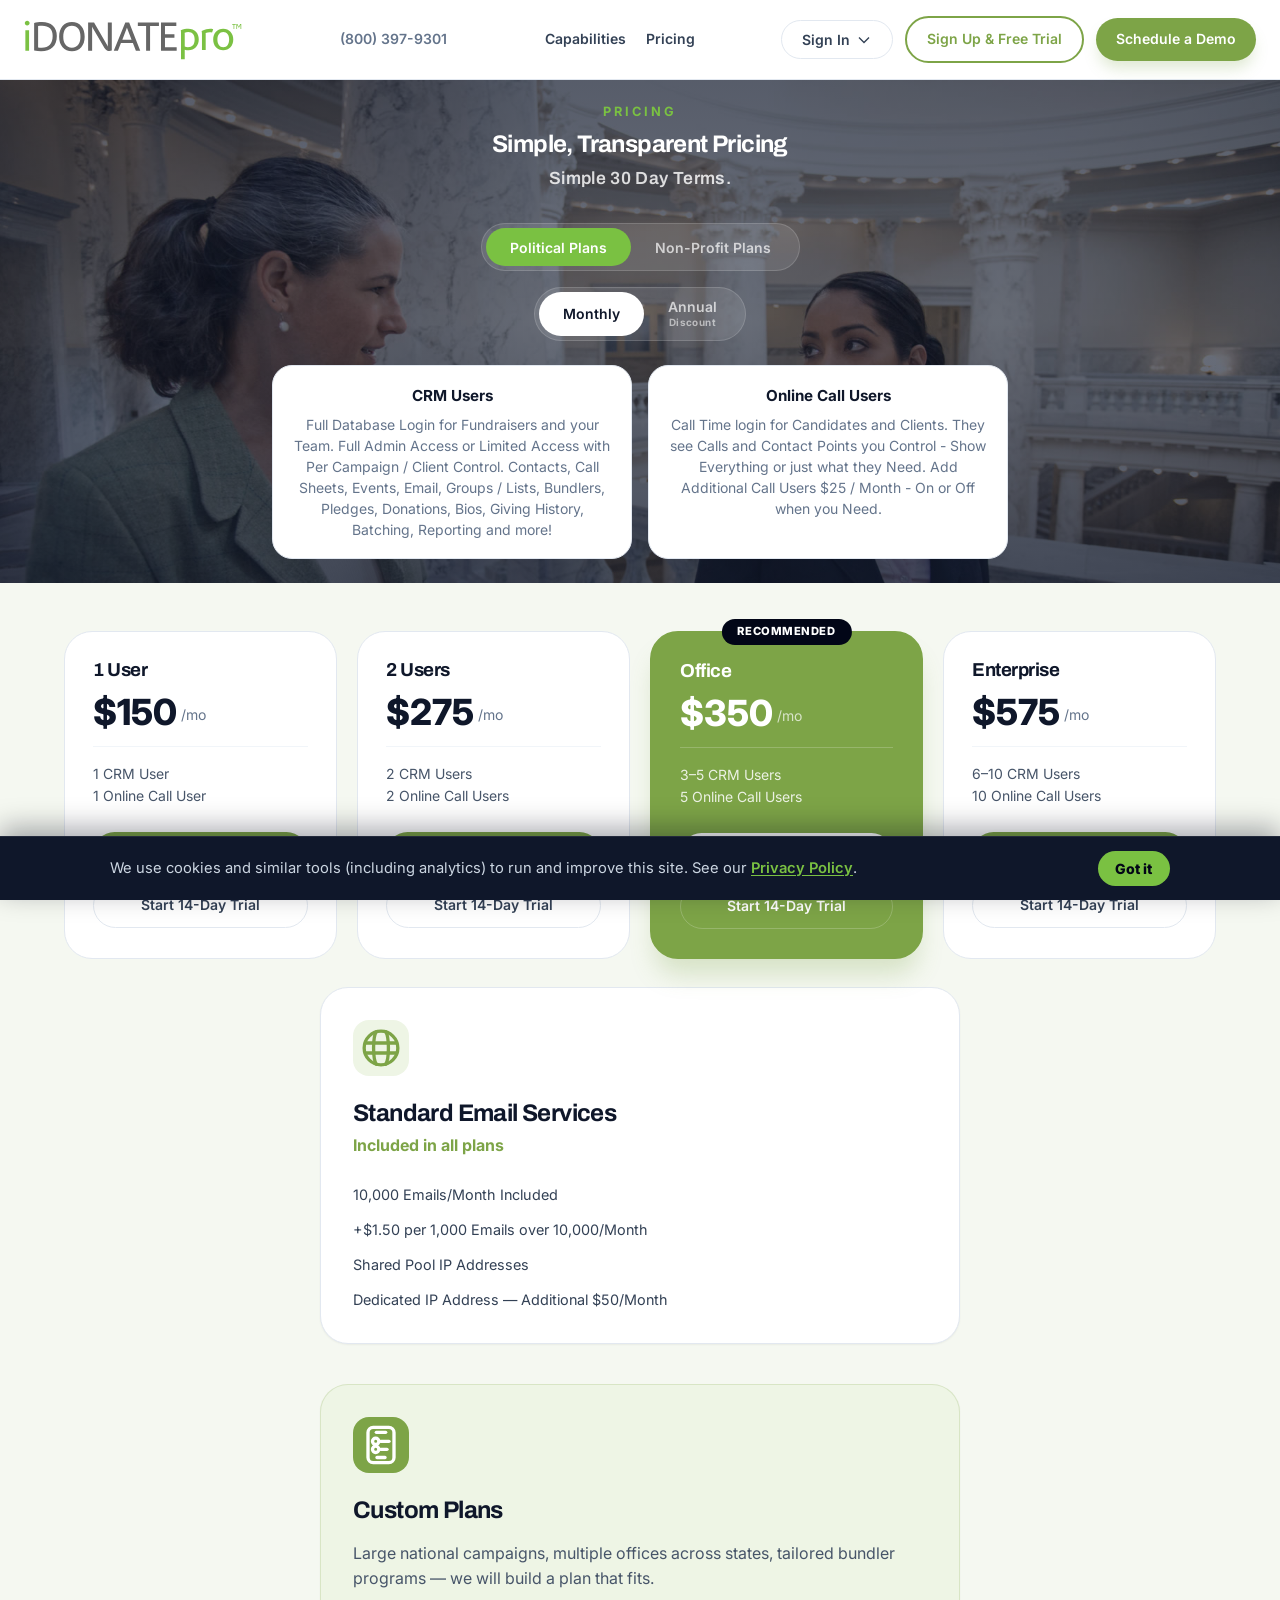
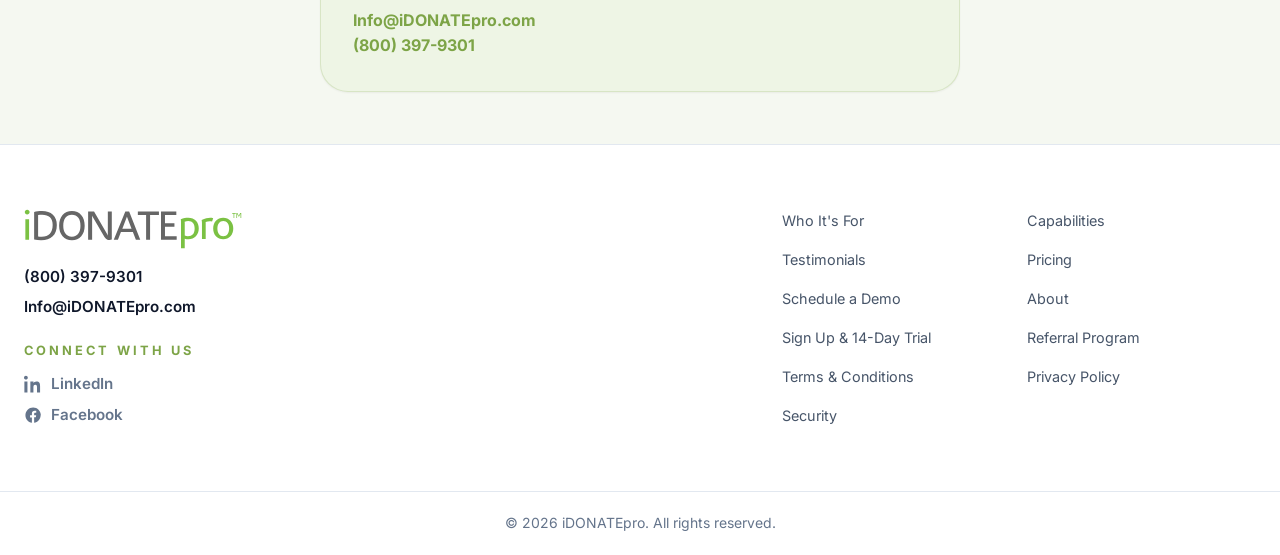
<file: pricing/index.html>
<!DOCTYPE html>
<html lang="en">
<head>
<meta charset="utf-8">
<meta name="viewport" content="width=device-width, initial-scale=1">
<title>Pricing | iDONATEpro</title>
<meta name="description" content="Simple 30 Day Terms. Political and Non-Profit plans with CRM Users and Online Call Users. No per-record pricing.">
<meta property="og:type" content="website">
<meta property="og:site_name" content="iDONATEpro">
<meta property="og:title" content="iDONATEpro Pricing — Simple, Transparent Plans">
<meta property="og:description" content="Simple 30 Day Terms. Political and Non-Profit plans with CRM Users and Online Call Users. No per-record pricing.">
<meta property="og:url" content="https://idonatepro.github.io/pricing/">
<meta property="og:image" content="https://idonatepro.github.io/img/og-pricing.jpg">
<meta property="og:image:width" content="1200">
<meta property="og:image:height" content="630">
<meta name="twitter:card" content="summary_large_image">
<meta name="twitter:title" content="iDONATEpro Pricing — Simple, Transparent Plans">
<meta name="twitter:description" content="Simple 30 Day Terms. Political and Non-Profit plans with CRM Users and Online Call Users. No per-record pricing.">
<meta name="twitter:image" content="https://idonatepro.github.io/img/og-pricing.jpg">
<link rel="canonical" href="https://idonatepro.github.io/pricing/">
<link rel="icon" href="/favicon.ico">
<link rel="stylesheet" href="/css/site.css?v=291">
</head>
<body>
<header class="site-header">
  <div class="wrap header-inner">
    <a class="logo" href="/"><img src="/idonatepro-logo.svg" alt="iDONATEpro"></a>
    <div class="header-contact">
      <a class="btn btn-contact" href="tel:18003979301">(800) 397-9301</a>
    </div>
    <nav class="desktop-nav" aria-label="Primary">
      <a href="/capabilities/">Capabilities</a>
      <a href="/pricing/">Pricing</a>
    </nav>
    <div class="header-actions">
      <a class="header-pricing" href="/pricing/">Pricing</a>
      <div class="dropdown" data-dropdown>
        <button class="btn btn-ghost" type="button">Sign In <svg class="chevron" viewBox="0 0 24 24" fill="none" stroke="currentColor" stroke-width="2"><path d="M19.5 8.25 12 15.75 4.5 8.25"/></svg></button>
        <div class="dropdown-menu">
          <a href="https://clients.idonatepro.com" target="_blank" rel="noopener">CRM <small>clients.idonatepro.com</small></a>
          <a href="http://mobile.idonatepro.com" target="_blank" rel="noopener">Online Calls <small>mobile.idonatepro.com</small></a>
        </div>
      </div>
      <a class="btn btn-outline hide-sm" href="/signup/">Sign Up &amp; Free Trial</a>
      <a class="btn btn-solid hide-sm" href="/#contact">Schedule a Demo</a>
      <button class="icon-btn" data-menu aria-label="Toggle menu"><svg width="20" height="20" viewBox="0 0 24 24" fill="none" stroke="currentColor" stroke-width="2"><path d="M3.75 6.75h16.5M3.75 12h16.5m-16.5 5.25h16.5"/></svg></button>
    </div>
  </div>
  <div class="mobile-panel" data-mobile-panel>
    <a href="/capabilities/">Capabilities</a>
    <a href="/pricing/">Pricing</a>
    <a href="/referral-program/">Referral Program</a>
    <a href="/privacy-policy/">Privacy Policy</a>
    <a href="/terms-and-conditions/">Terms &amp; Conditions</a>
    <a href="/security/">Security</a>
    <div class="mobile-ctas">
      <a class="btn btn-outline" href="/signup/">Sign Up &amp; Free Trial</a>
      <a class="btn btn-solid" href="/#contact">Schedule a Demo</a>
    </div>
  </div>
</header>
<main data-pricing>
<section class="price-hero">
  <div class="price-hero-bg"><img src="/img/pricing-hero.jpg" alt="iDONATEpro in the Capitol rotunda"></div>
  <div class="price-hero-overlay"></div>
  <div class="wrap">
    <p class="kicker" style="color:var(--brand-bright)">Pricing</p>
    <h1>Simple, Transparent Pricing</h1>
    <p class="price-terms">Simple 30 Day Terms.</p>
    <div class="toggles">
      <div class="toggle">
        <button type="button" class="active" data-audience="political">Political Plans</button>
        <button type="button" data-audience="nonprofit">Non-Profit Plans</button>
      </div>
      <div class="toggle light">
        <button type="button" class="active" data-cycle="monthly">Monthly</button>
        <button type="button" data-cycle="annual">Annual<span class="cycle-note">Discount</span></button>
      </div>
    </div>
    <div class="user-defs" style="margin-top:1.5rem;margin-bottom:0">
      <div>
        <strong>CRM Users</strong>
        <p>Full Database Login for Fundraisers and your Team. Full Admin Access or Limited Access with Per Campaign / Client Control. Contacts, Call Sheets, Events, Email, Groups / Lists, Bundlers, Pledges, Donations, Bios, Giving History, Batching, Reporting and more!</p>
      </div>
      <div>
        <strong>Online Call Users</strong>
        <p>Call Time login for Candidates and Clients. They see Calls and Contact Points you Control - Show Everything or just what they Need. Add Additional Call Users $25 / Month - On or Off when you Need.</p>
      </div>
    </div>
  </div>
</section>
<section class="bg-soft" style="padding-top:2rem">
  <div class="wrap-mid">
    <div class="plans">
      <div class="plan">
        <h3>1 User</h3>
        <div class="price"><strong data-amount>$150</strong><span data-suffix>/mo</span></div>
        <p class="annual-note" data-annual-note hidden>One Month Free</p>
        <div class="plan-meta">1 CRM User<br>1 Online Call User</div>
        <div class="plan-actions">
          <a class="btn btn-solid" data-signup href="/signup/?term=monthly&users=user1#checkout">Sign Up</a>
          <a class="btn btn-ghost" data-trial href="/signup/?term=trial&users=user1#checkout">Start 14-Day Trial</a>
        </div>
      </div>
      <div class="plan">
        <h3>2 Users</h3>
        <div class="price"><strong data-amount>$275</strong><span data-suffix>/mo</span></div>
        <p class="annual-note" data-annual-note hidden>One Month Free</p>
        <div class="plan-meta">2 CRM Users<br>2 Online Call Users</div>
        <div class="plan-actions">
          <a class="btn btn-solid" data-signup href="/signup/?term=monthly&users=user2#checkout">Sign Up</a>
          <a class="btn btn-ghost" data-trial href="/signup/?term=trial&users=user2#checkout">Start 14-Day Trial</a>
        </div>
      </div>
      <div class="plan featured">
        <div class="badge">Recommended</div>
        <h3>Office</h3>
        <div class="price"><strong data-amount>$350</strong><span data-suffix>/mo</span></div>
        <p class="annual-note" data-annual-note hidden>One Month Free</p>
        <div class="plan-meta">3–5 CRM Users<br>5 Online Call Users</div>
        <div class="plan-actions">
          <a class="btn btn-white" data-signup href="/signup/?term=monthly&users=office#checkout">Sign Up</a>
          <a class="btn btn-ghost-light" data-trial href="/signup/?term=trial&users=office#checkout">Start 14-Day Trial</a>
        </div>
      </div>
      <div class="plan">
        <h3>Enterprise</h3>
        <div class="price"><strong data-amount>$575</strong><span data-suffix>/mo</span></div>
        <p class="annual-note" data-annual-note hidden>One Month Free</p>
        <div class="plan-meta">6–10 CRM Users<br>10 Online Call Users</div>
        <div class="plan-actions">
          <a class="btn btn-solid" data-signup href="/signup/?term=monthly&users=enterprise#checkout">Sign Up</a>
          <a class="btn btn-ghost" data-trial href="/signup/?term=trial&users=enterprise#checkout">Start 14-Day Trial</a>
        </div>
      </div>
    </div>
    <div class="pricing-extras">
        <div class="card">
          <div class="icon-box"><svg width="40" height="40" aria-hidden="true"><use href="/img/icons/idp.svg?v=65#communications"></use></svg></div>
          <h3>Standard Email Services</h3>
          <p style="color:var(--brand);font-weight:700;margin-top:.35rem">Included in all plans</p>
          <ul class="check-list">
            <li>10,000 Emails/Month Included</li>
            <li>+$1.50 per 1,000 Emails over 10,000/Month</li>
            <li>Shared Pool IP Addresses</li>
            <li>Dedicated IP Address — Additional $50/Month</li>
          </ul>
        </div>
        <div class="card" style="margin-top:1.25rem;background:var(--brand-soft);border-color:rgba(125,164,71,.2)">
          <div class="icon-box" style="background:var(--brand);color:#fff"><svg width="40" height="40" aria-hidden="true"><use href="/img/icons/idp.svg?v=65#calls"></use></svg></div>
          <h3>Custom Plans</h3>
          <p>Large national campaigns, multiple offices across states, tailored bundler programs — we will build a plan that fits.</p>
          <p style="margin-top:1rem"><a href="mailto:Info@iDONATEpro.com" style="color:var(--brand);font-weight:700">Info@iDONATEpro.com</a><br><a href="tel:18003979301" style="color:var(--brand);font-weight:700">(800) 397-9301</a></p>
        </div>
    </div>
  </div>
</section>
</main><footer class="site-footer">
  <div class="wrap footer-grid">
    <div>
      <img class="footer-logo" src="/idonatepro-logo.svg" alt="iDONATEpro">
      <div class="footer-contact">
        <a href="tel:18003979301">(800) 397-9301</a>
        <a href="mailto:Info@iDONATEpro.com">Info@iDONATEpro.com</a>
      </div>
      <p class="kicker footer-social-kicker">Connect with Us</p>
      <div class="footer-social" aria-label="Social media">
        <a class="social-link" href="https://www.linkedin.com/company/idonatepro" target="_blank" rel="noopener">
          <svg viewBox="0 0 24 24" aria-hidden="true"><path fill="currentColor" d="M4.98 3.5C4.98 4.88 3.86 6 2.5 6S0 4.88 0 3.5 1.12 1 2.5 1s2.48 1.12 2.48 2.5zM.5 8.5h4V23h-4V8.5zM8.5 8.5h3.84v1.98h.05c.53-1.01 1.84-2.08 3.79-2.08 4.05 0 4.8 2.67 4.8 6.14V23h-4v-6.56c0-1.56-.03-3.57-2.18-3.57-2.18 0-2.51 1.7-2.51 3.46V23h-4V8.5z"/></svg>
          <span>LinkedIn</span>
        </a>
        <a class="social-link" href="https://www.facebook.com/iDONATEpro" target="_blank" rel="noopener">
          <svg viewBox="0 0 24 24" aria-hidden="true"><path fill="currentColor" d="M22 12.07C22 6.48 17.52 2 11.93 2S1.86 6.48 1.86 12.07c0 5.02 3.66 9.18 8.44 9.93v-7.03H7.9v-2.9h2.4V9.84c0-2.37 1.41-3.68 3.57-3.68 1.03 0 2.12.18 2.12.18v2.33h-1.2c-1.18 0-1.55.73-1.55 1.48v1.78h2.64l-.42 2.9h-2.22V22c4.78-.75 8.44-4.91 8.44-9.93z"/></svg>
          <span>Facebook</span>
        </a>
      </div>
    </div>
    <div class="footer-links">
      <a href="/who-its-for/">Who It's For</a>
      <a href="/capabilities/">Capabilities</a>
      <a href="/testimonials/">Testimonials</a>
      <a href="/pricing/">Pricing</a>
      <a href="/#contact">Schedule a Demo</a>
      <a href="/about/">About</a>
      <a href="/signup/">Sign Up &amp; 14-Day Trial</a>
      <a href="/referral-program/">Referral Program</a>
      <a href="/terms-and-conditions/">Terms &amp; Conditions</a>
      <a href="/privacy-policy/">Privacy Policy</a>
      <a href="/security/">Security</a>
    </div>
  </div>
  <div class="copyright">&copy; 2026 iDONATEpro. All rights reserved.</div>
</footer>
<script src="/js/site.js?v=81"></script>
</body></html>
</file>
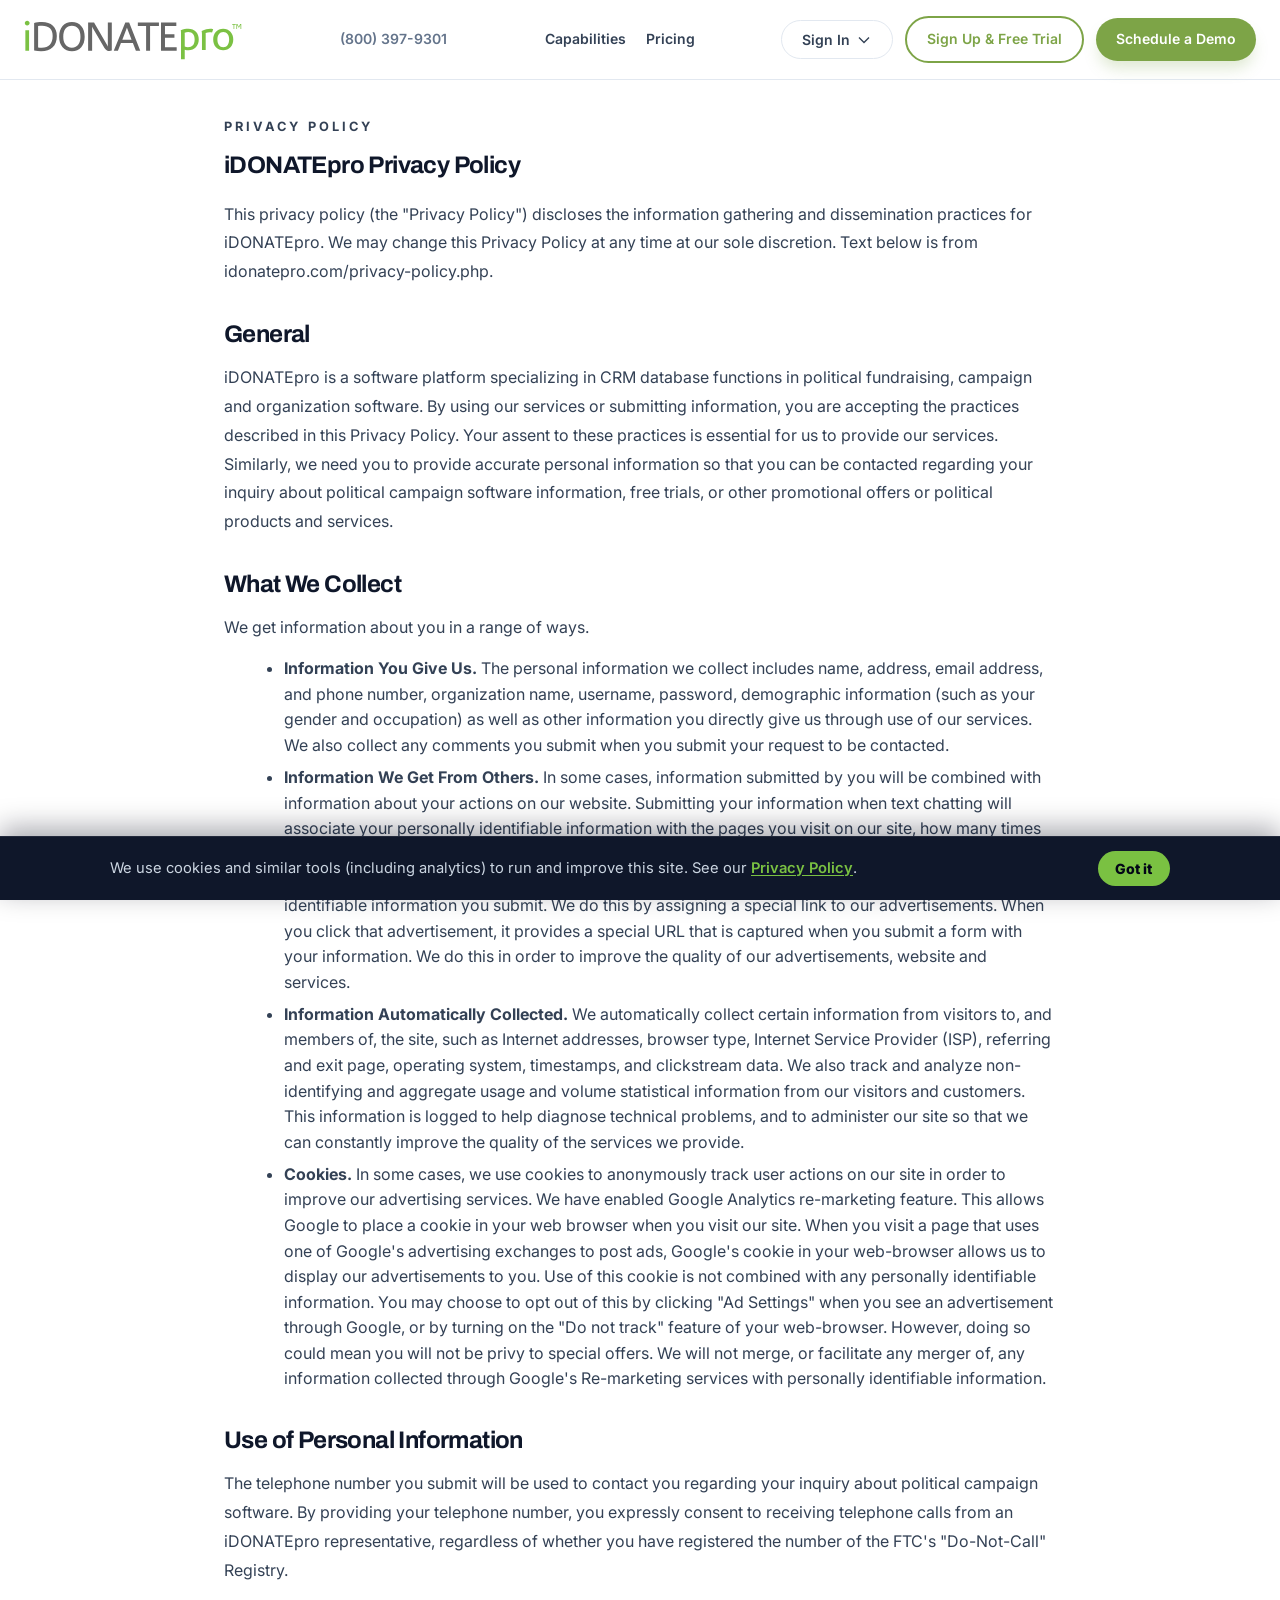
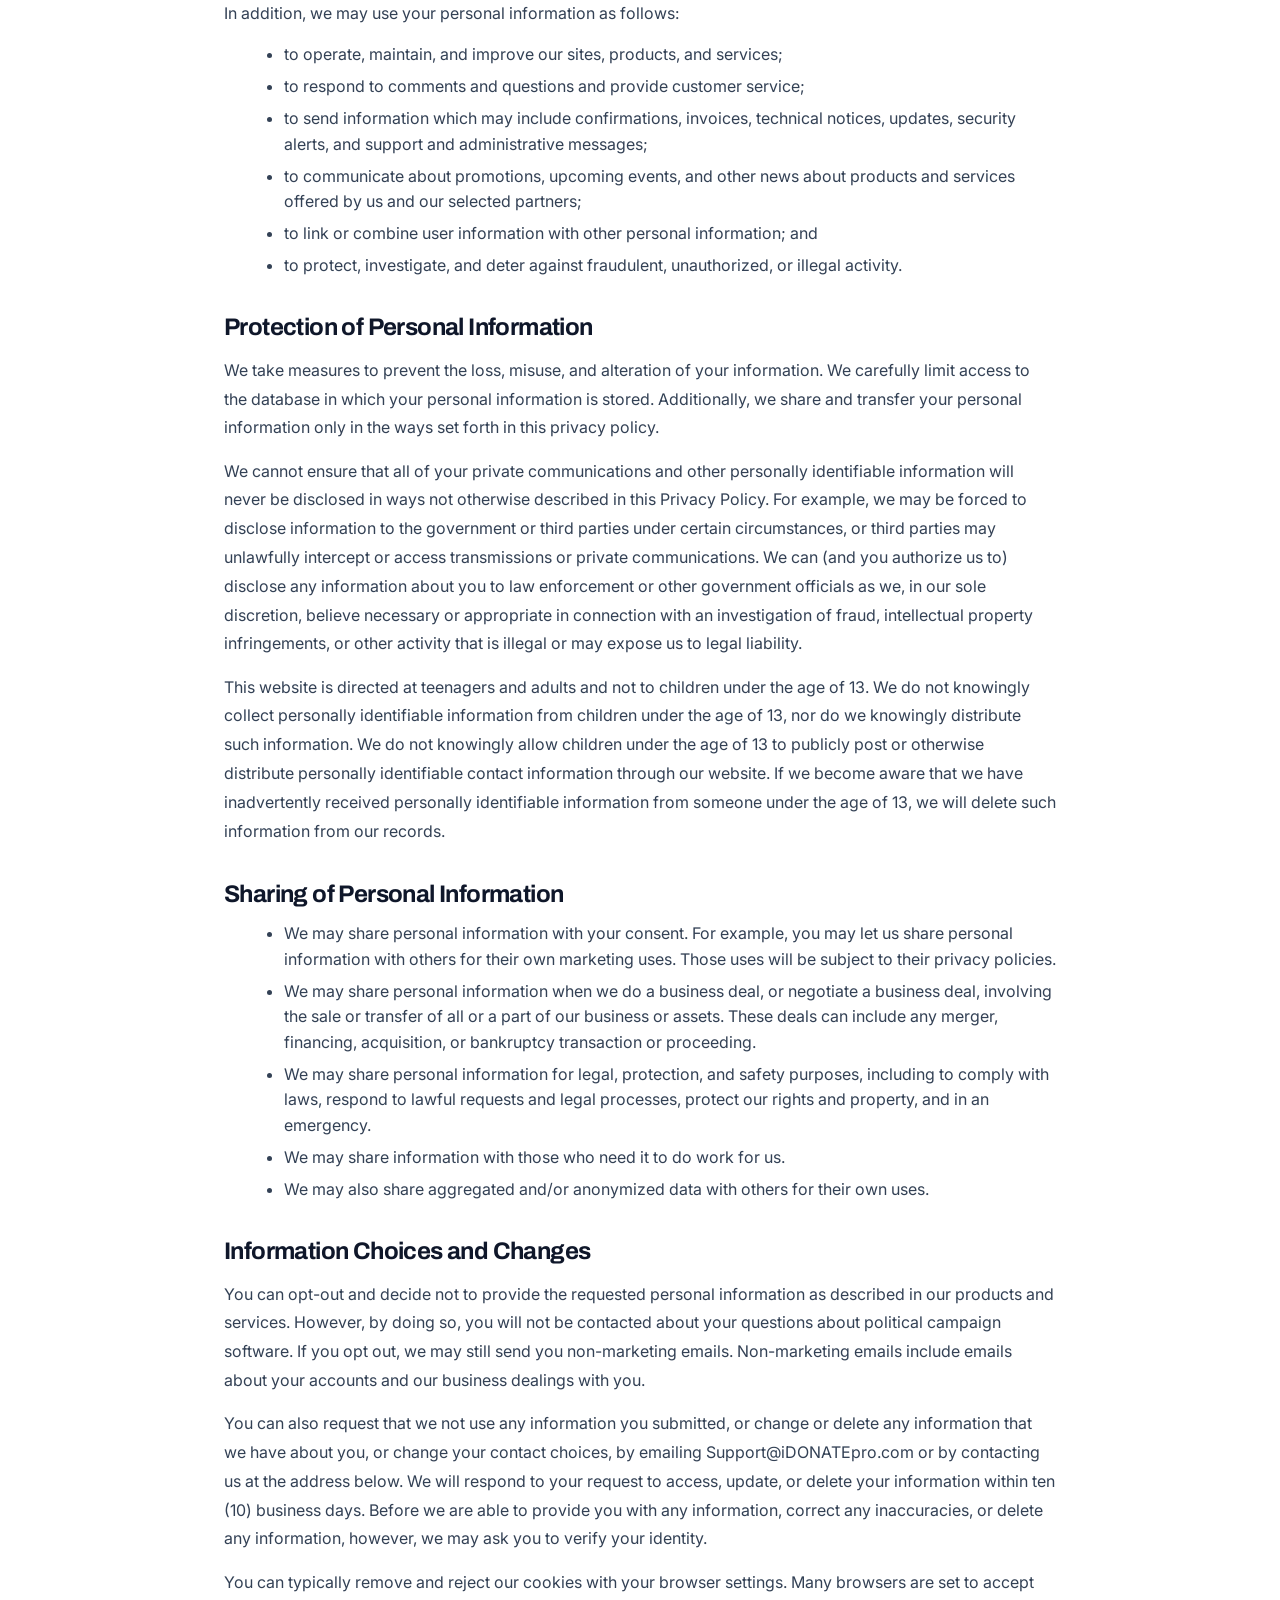
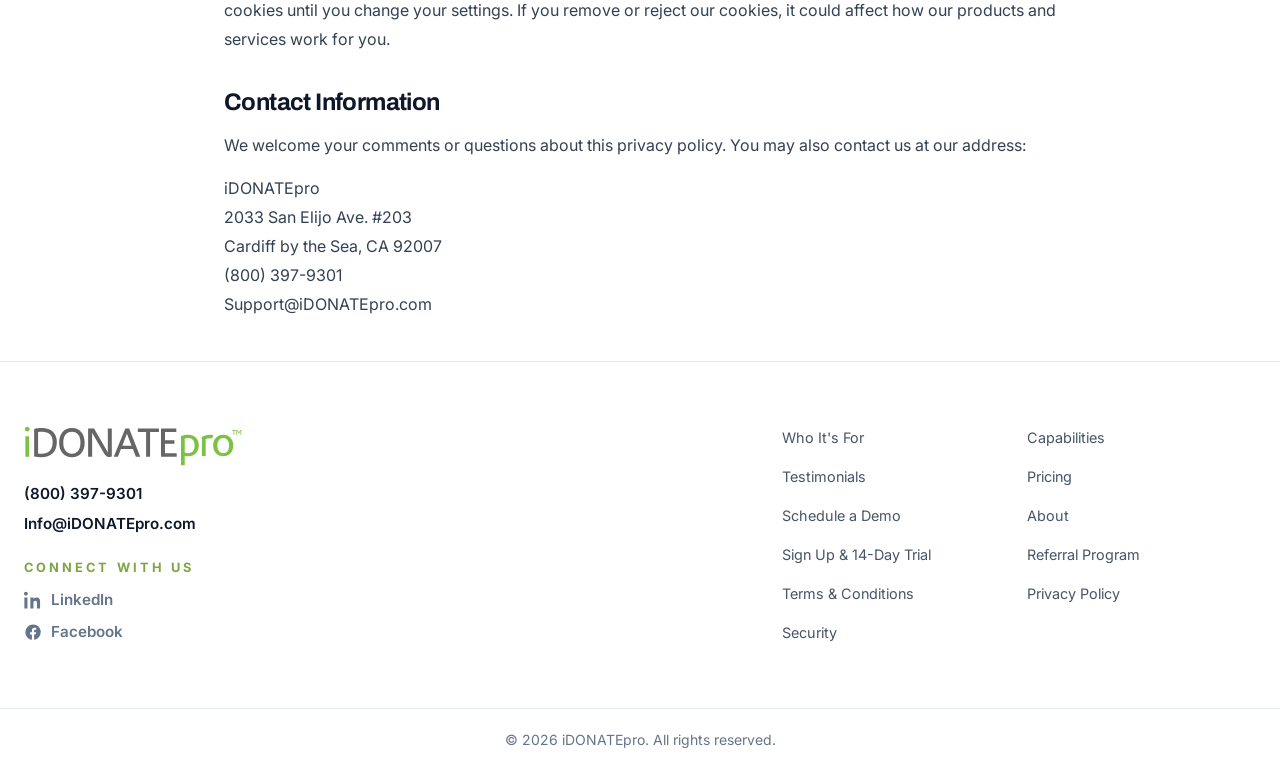
<file: privacy-policy/index.html>
<!DOCTYPE html>
<html lang="en">
<head>
<meta charset="utf-8">
<meta name="viewport" content="width=device-width, initial-scale=1">
<title>Privacy Policy | iDONATEpro</title>
<meta name="description" content="CRM software for political fundraisers, campaigns, committees, regional parties, and 501(c) organizations. Book a free demo or start a 14-day trial.">
<meta property="og:type" content="website">
<meta property="og:site_name" content="iDONATEpro">
<meta property="og:title" content="Privacy Policy | iDONATEpro">
<meta property="og:description" content="CRM software for political fundraisers, campaigns, committees, regional parties, and 501(c) organizations. Book a free demo or start a 14-day trial.">
<meta property="og:url" content="https://idonatepro.github.io/privacy-policy/">
<meta property="og:image" content="https://idonatepro.github.io/img/og-default.jpg">
<meta property="og:image:width" content="1200">
<meta property="og:image:height" content="630">
<meta name="twitter:card" content="summary_large_image">
<meta name="twitter:title" content="Privacy Policy | iDONATEpro">
<meta name="twitter:description" content="CRM software for political fundraisers, campaigns, committees, regional parties, and 501(c) organizations. Book a free demo or start a 14-day trial.">
<meta name="twitter:image" content="https://idonatepro.github.io/img/og-default.jpg">
<link rel="canonical" href="https://idonatepro.github.io/privacy-policy/">
<link rel="icon" href="/favicon.ico">
<link rel="stylesheet" href="/css/site.css?v=291">
</head>
<body>
<header class="site-header">
  <div class="wrap header-inner">
    <a class="logo" href="/"><img src="/idonatepro-logo.svg" alt="iDONATEpro"></a>
    <div class="header-contact">
      <a class="btn btn-contact" href="tel:18003979301">(800) 397-9301</a>
    </div>
    <nav class="desktop-nav" aria-label="Primary">
      <a href="/capabilities/">Capabilities</a>
      <a href="/pricing/">Pricing</a>
    </nav>
    <div class="header-actions">
      <a class="header-pricing" href="/pricing/">Pricing</a>
      <div class="dropdown" data-dropdown>
        <button class="btn btn-ghost" type="button">Sign In <svg class="chevron" viewBox="0 0 24 24" fill="none" stroke="currentColor" stroke-width="2"><path d="M19.5 8.25 12 15.75 4.5 8.25"/></svg></button>
        <div class="dropdown-menu">
          <a href="https://clients.idonatepro.com" target="_blank" rel="noopener">CRM <small>clients.idonatepro.com</small></a>
          <a href="http://mobile.idonatepro.com" target="_blank" rel="noopener">Online Calls <small>mobile.idonatepro.com</small></a>
        </div>
      </div>
      <a class="btn btn-outline hide-sm" href="/signup/">Sign Up &amp; Free Trial</a>
      <a class="btn btn-solid hide-sm" href="/#contact">Schedule a Demo</a>
      <button class="icon-btn" data-menu aria-label="Toggle menu"><svg width="20" height="20" viewBox="0 0 24 24" fill="none" stroke="currentColor" stroke-width="2"><path d="M3.75 6.75h16.5M3.75 12h16.5m-16.5 5.25h16.5"/></svg></button>
    </div>
  </div>
  <div class="mobile-panel" data-mobile-panel>
    <a href="/capabilities/">Capabilities</a>
    <a href="/pricing/">Pricing</a>
    <a href="/referral-program/">Referral Program</a>
    <a href="/privacy-policy/">Privacy Policy</a>
    <a href="/terms-and-conditions/">Terms &amp; Conditions</a>
    <a href="/security/">Security</a>
    <div class="mobile-ctas">
      <a class="btn btn-outline" href="/signup/">Sign Up &amp; Free Trial</a>
      <a class="btn btn-solid" href="/#contact">Schedule a Demo</a>
    </div>
  </div>
</header>
<main>
<section class="page-hero bg-white">
  <div class="wrap prose">
    <p class="kicker" style="margin-top:1rem">Privacy Policy</p>
    <h1>iDONATEpro Privacy Policy</h1>
    <p>This privacy policy (the "Privacy Policy") discloses the information gathering and dissemination practices for iDONATEpro. We may change this Privacy Policy at any time at our sole discretion. Text below is from idonatepro.com/privacy-policy.php.</p>
    <h2>General</h2>
    <p>iDONATEpro is a software platform specializing in CRM database functions in political fundraising, campaign and organization software. By using our services or submitting information, you are accepting the practices described in this Privacy Policy. Your assent to these practices is essential for us to provide our services. Similarly, we need you to provide accurate personal information so that you can be contacted regarding your inquiry about political campaign software information, free trials, or other promotional offers or political products and services.</p>
    <h2>What We Collect</h2>
    <p>We get information about you in a range of ways.</p>
    <ul>
      <li><strong>Information You Give Us.</strong> The personal information we collect includes name, address, email address, and phone number, organization name, username, password, demographic information (such as your gender and occupation) as well as other information you directly give us through use of our services. We also collect any comments you submit when you submit your request to be contacted.</li>
      <li><strong>Information We Get From Others.</strong> In some cases, information submitted by you will be combined with information about your actions on our website. Submitting your information when text chatting will associate your personally identifiable information with the pages you visit on our site, how many times you visited those pages, and information about past text chats. iDONATEpro will track clicks on advertisements, site links, and form submissions on our site in conjunction with any personally identifiable information you submit. We do this by assigning a special link to our advertisements. When you click that advertisement, it provides a special URL that is captured when you submit a form with your information. We do this in order to improve the quality of our advertisements, website and services.</li>
      <li><strong>Information Automatically Collected.</strong> We automatically collect certain information from visitors to, and members of, the site, such as Internet addresses, browser type, Internet Service Provider (ISP), referring and exit page, operating system, timestamps, and clickstream data. We also track and analyze non-identifying and aggregate usage and volume statistical information from our visitors and customers. This information is logged to help diagnose technical problems, and to administer our site so that we can constantly improve the quality of the services we provide.</li>
      <li><strong>Cookies.</strong> In some cases, we use cookies to anonymously track user actions on our site in order to improve our advertising services. We have enabled Google Analytics re-marketing feature. This allows Google to place a cookie in your web browser when you visit our site. When you visit a page that uses one of Google's advertising exchanges to post ads, Google's cookie in your web-browser allows us to display our advertisements to you. Use of this cookie is not combined with any personally identifiable information. You may choose to opt out of this by clicking "Ad Settings" when you see an advertisement through Google, or by turning on the "Do not track" feature of your web-browser. However, doing so could mean you will not be privy to special offers. We will not merge, or facilitate any merger of, any information collected through Google's Re-marketing services with personally identifiable information.</li>
    </ul>
    <h2>Use of Personal Information</h2>
    <p>The telephone number you submit will be used to contact you regarding your inquiry about political campaign software. By providing your telephone number, you expressly consent to receiving telephone calls from an iDONATEpro representative, regardless of whether you have registered the number of the FTC's "Do-Not-Call" Registry.</p>
    <p>In addition, we may use your personal information as follows:</p>
    <ul>
      <li>to operate, maintain, and improve our sites, products, and services;</li>
      <li>to respond to comments and questions and provide customer service;</li>
      <li>to send information which may include confirmations, invoices, technical notices, updates, security alerts, and support and administrative messages;</li>
      <li>to communicate about promotions, upcoming events, and other news about products and services offered by us and our selected partners;</li>
      <li>to link or combine user information with other personal information; and</li>
      <li>to protect, investigate, and deter against fraudulent, unauthorized, or illegal activity.</li>
    </ul>
    <h2>Protection of Personal Information</h2>
    <p>We take measures to prevent the loss, misuse, and alteration of your information. We carefully limit access to the database in which your personal information is stored. Additionally, we share and transfer your personal information only in the ways set forth in this privacy policy.</p>
    <p>We cannot ensure that all of your private communications and other personally identifiable information will never be disclosed in ways not otherwise described in this Privacy Policy. For example, we may be forced to disclose information to the government or third parties under certain circumstances, or third parties may unlawfully intercept or access transmissions or private communications. We can (and you authorize us to) disclose any information about you to law enforcement or other government officials as we, in our sole discretion, believe necessary or appropriate in connection with an investigation of fraud, intellectual property infringements, or other activity that is illegal or may expose us to legal liability.</p>
    <p>This website is directed at teenagers and adults and not to children under the age of 13. We do not knowingly collect personally identifiable information from children under the age of 13, nor do we knowingly distribute such information. We do not knowingly allow children under the age of 13 to publicly post or otherwise distribute personally identifiable contact information through our website. If we become aware that we have inadvertently received personally identifiable information from someone under the age of 13, we will delete such information from our records.</p>
    <h2>Sharing of Personal Information</h2>
    <ul>
      <li>We may share personal information with your consent. For example, you may let us share personal information with others for their own marketing uses. Those uses will be subject to their privacy policies.</li>
      <li>We may share personal information when we do a business deal, or negotiate a business deal, involving the sale or transfer of all or a part of our business or assets. These deals can include any merger, financing, acquisition, or bankruptcy transaction or proceeding.</li>
      <li>We may share personal information for legal, protection, and safety purposes, including to comply with laws, respond to lawful requests and legal processes, protect our rights and property, and in an emergency.</li>
      <li>We may share information with those who need it to do work for us.</li>
      <li>We may also share aggregated and/or anonymized data with others for their own uses.</li>
    </ul>
    <h2>Information Choices and Changes</h2>
    <p>You can opt-out and decide not to provide the requested personal information as described in our products and services. However, by doing so, you will not be contacted about your questions about political campaign software. If you opt out, we may still send you non-marketing emails. Non-marketing emails include emails about your accounts and our business dealings with you.</p>
    <p>You can also request that we not use any information you submitted, or change or delete any information that we have about you, or change your contact choices, by emailing Support@iDONATEpro.com or by contacting us at the address below. We will respond to your request to access, update, or delete your information within ten (10) business days. Before we are able to provide you with any information, correct any inaccuracies, or delete any information, however, we may ask you to verify your identity.</p>
    <p>You can typically remove and reject our cookies with your browser settings. Many browsers are set to accept cookies until you change your settings. If you remove or reject our cookies, it could affect how our products and services work for you.</p>
    <h2>Contact Information</h2>
    <p>We welcome your comments or questions about this privacy policy. You may also contact us at our address:</p>
    <p>iDONATEpro<br>2033 San Elijo Ave. #203<br>Cardiff by the Sea, CA 92007<br>(800) 397-9301<br><a href="mailto:Support@iDONATEpro.com">Support@iDONATEpro.com</a></p>
  </div>
</section>
</main><footer class="site-footer">
  <div class="wrap footer-grid">
    <div>
      <img class="footer-logo" src="/idonatepro-logo.svg" alt="iDONATEpro">
      <div class="footer-contact">
        <a href="tel:18003979301">(800) 397-9301</a>
        <a href="mailto:Info@iDONATEpro.com">Info@iDONATEpro.com</a>
      </div>
      <p class="kicker footer-social-kicker">Connect with Us</p>
      <div class="footer-social" aria-label="Social media">
        <a class="social-link" href="https://www.linkedin.com/company/idonatepro" target="_blank" rel="noopener">
          <svg viewBox="0 0 24 24" aria-hidden="true"><path fill="currentColor" d="M4.98 3.5C4.98 4.88 3.86 6 2.5 6S0 4.88 0 3.5 1.12 1 2.5 1s2.48 1.12 2.48 2.5zM.5 8.5h4V23h-4V8.5zM8.5 8.5h3.84v1.98h.05c.53-1.01 1.84-2.08 3.79-2.08 4.05 0 4.8 2.67 4.8 6.14V23h-4v-6.56c0-1.56-.03-3.57-2.18-3.57-2.18 0-2.51 1.7-2.51 3.46V23h-4V8.5z"/></svg>
          <span>LinkedIn</span>
        </a>
        <a class="social-link" href="https://www.facebook.com/iDONATEpro" target="_blank" rel="noopener">
          <svg viewBox="0 0 24 24" aria-hidden="true"><path fill="currentColor" d="M22 12.07C22 6.48 17.52 2 11.93 2S1.86 6.48 1.86 12.07c0 5.02 3.66 9.18 8.44 9.93v-7.03H7.9v-2.9h2.4V9.84c0-2.37 1.41-3.68 3.57-3.68 1.03 0 2.12.18 2.12.18v2.33h-1.2c-1.18 0-1.55.73-1.55 1.48v1.78h2.64l-.42 2.9h-2.22V22c4.78-.75 8.44-4.91 8.44-9.93z"/></svg>
          <span>Facebook</span>
        </a>
      </div>
    </div>
    <div class="footer-links">
      <a href="/who-its-for/">Who It's For</a>
      <a href="/capabilities/">Capabilities</a>
      <a href="/testimonials/">Testimonials</a>
      <a href="/pricing/">Pricing</a>
      <a href="/#contact">Schedule a Demo</a>
      <a href="/about/">About</a>
      <a href="/signup/">Sign Up &amp; 14-Day Trial</a>
      <a href="/referral-program/">Referral Program</a>
      <a href="/terms-and-conditions/">Terms &amp; Conditions</a>
      <a href="/privacy-policy/">Privacy Policy</a>
      <a href="/security/">Security</a>
    </div>
  </div>
  <div class="copyright">&copy; 2026 iDONATEpro. All rights reserved.</div>
</footer>
<script src="/js/site.js?v=81"></script>
</body></html>
</file>
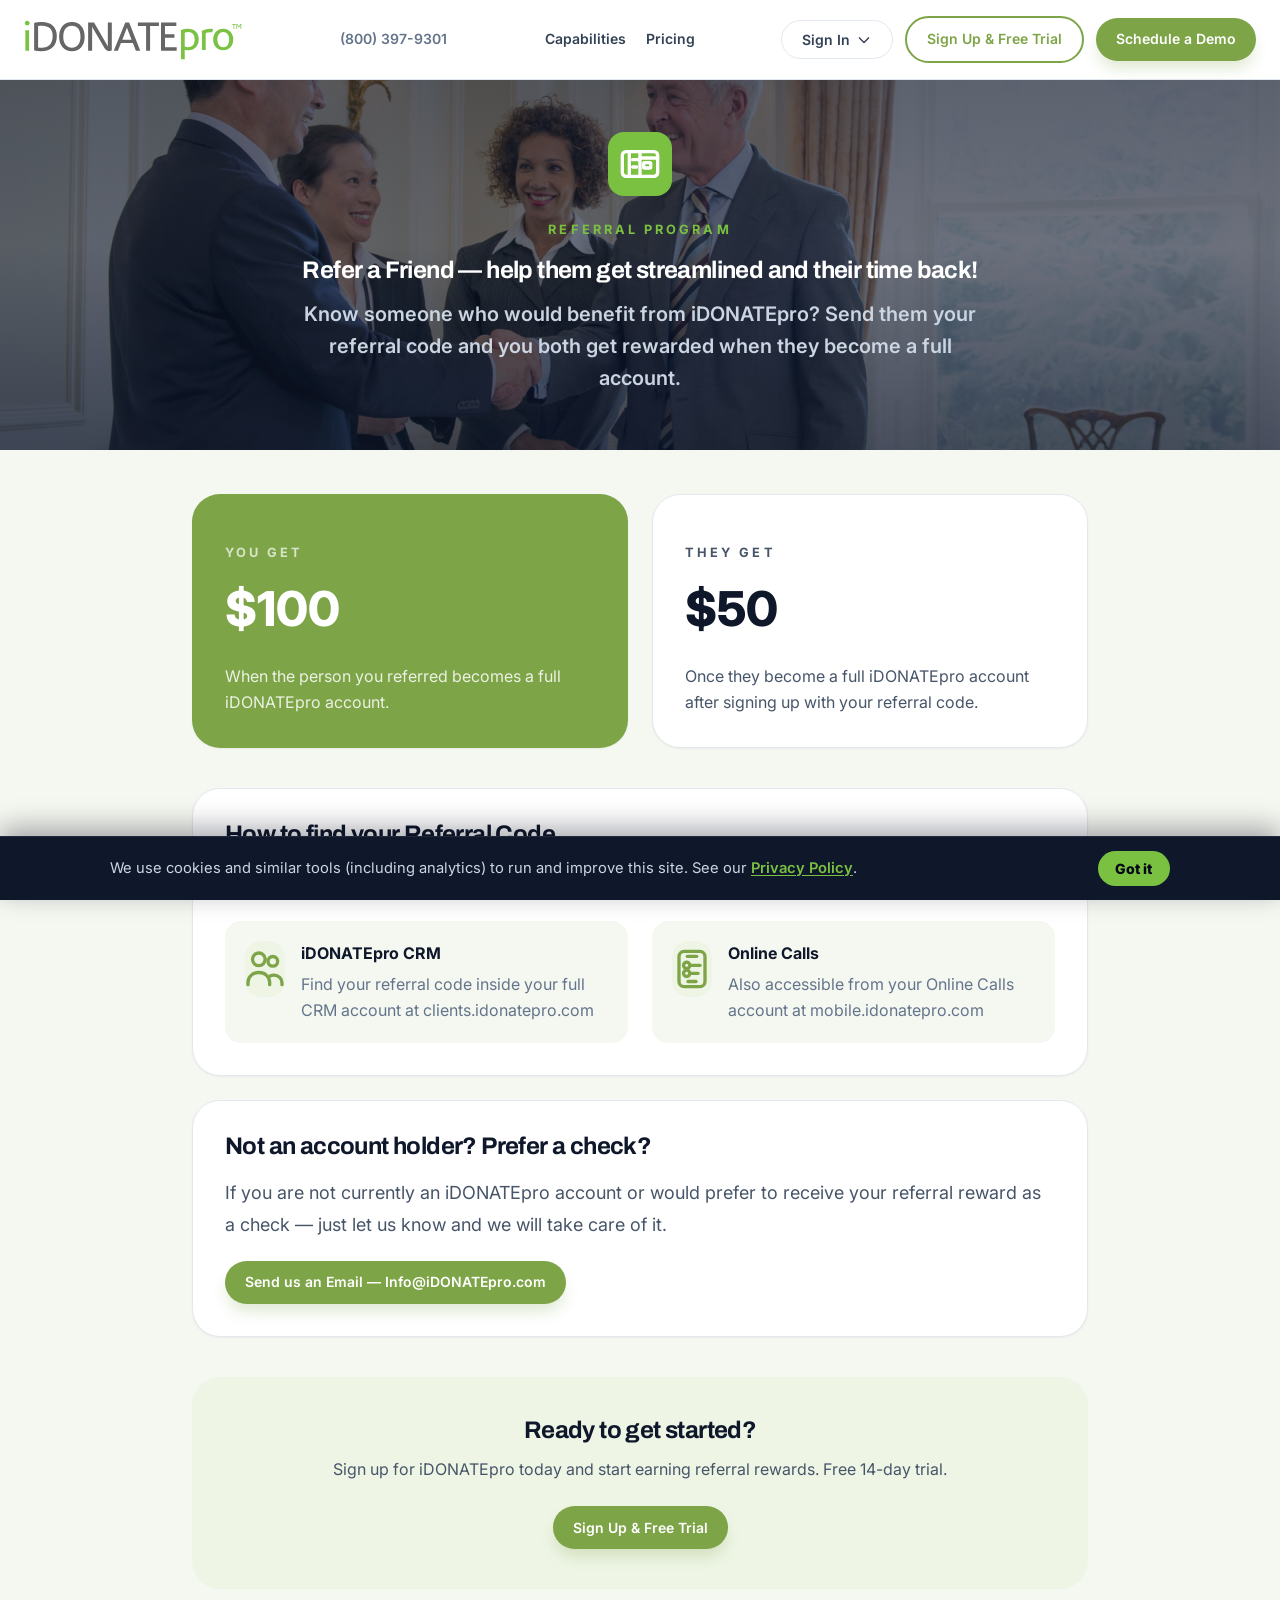
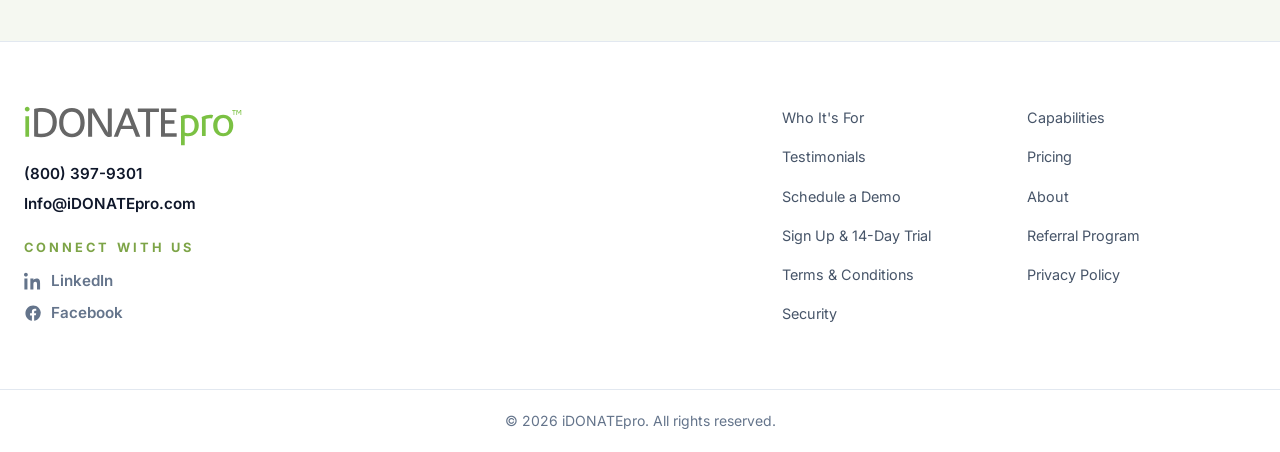
<file: referral-program/index.html>
<!DOCTYPE html>
<html lang="en">
<head>
<meta charset="utf-8">
<meta name="viewport" content="width=device-width, initial-scale=1">
<title>Referral Program | iDONATEpro</title>
<meta name="description" content="Most Clients arrive by Referral. Send your code — when they become a full account, you both get rewarded.">
<meta property="og:type" content="website">
<meta property="og:site_name" content="iDONATEpro">
<meta property="og:title" content="iDONATEpro Referral Program — Refer a Friend">
<meta property="og:description" content="Most Clients arrive by Referral. Send your code — when they become a full account, you both get rewarded.">
<meta property="og:url" content="https://idonatepro.github.io/referral-program/">
<meta property="og:image" content="https://idonatepro.github.io/img/og-referral.jpg">
<meta property="og:image:width" content="1200">
<meta property="og:image:height" content="630">
<meta name="twitter:card" content="summary_large_image">
<meta name="twitter:title" content="iDONATEpro Referral Program — Refer a Friend">
<meta name="twitter:description" content="Most Clients arrive by Referral. Send your code — when they become a full account, you both get rewarded.">
<meta name="twitter:image" content="https://idonatepro.github.io/img/og-referral.jpg">
<link rel="canonical" href="https://idonatepro.github.io/referral-program/">
<link rel="icon" href="/favicon.ico">
<link rel="stylesheet" href="/css/site.css?v=291">
</head>
<body>
<header class="site-header">
  <div class="wrap header-inner">
    <a class="logo" href="/"><img src="/idonatepro-logo.svg" alt="iDONATEpro"></a>
    <div class="header-contact">
      <a class="btn btn-contact" href="tel:18003979301">(800) 397-9301</a>
    </div>
    <nav class="desktop-nav" aria-label="Primary">
      <a href="/capabilities/">Capabilities</a>
      <a href="/pricing/">Pricing</a>
    </nav>
    <div class="header-actions">
      <a class="header-pricing" href="/pricing/">Pricing</a>
      <div class="dropdown" data-dropdown>
        <button class="btn btn-ghost" type="button">Sign In <svg class="chevron" viewBox="0 0 24 24" fill="none" stroke="currentColor" stroke-width="2"><path d="M19.5 8.25 12 15.75 4.5 8.25"/></svg></button>
        <div class="dropdown-menu">
          <a href="https://clients.idonatepro.com" target="_blank" rel="noopener">CRM <small>clients.idonatepro.com</small></a>
          <a href="http://mobile.idonatepro.com" target="_blank" rel="noopener">Online Calls <small>mobile.idonatepro.com</small></a>
        </div>
      </div>
      <a class="btn btn-outline hide-sm" href="/signup/">Sign Up &amp; Free Trial</a>
      <a class="btn btn-solid hide-sm" href="/#contact">Schedule a Demo</a>
      <button class="icon-btn" data-menu aria-label="Toggle menu"><svg width="20" height="20" viewBox="0 0 24 24" fill="none" stroke="currentColor" stroke-width="2"><path d="M3.75 6.75h16.5M3.75 12h16.5m-16.5 5.25h16.5"/></svg></button>
    </div>
  </div>
  <div class="mobile-panel" data-mobile-panel>
    <a href="/capabilities/">Capabilities</a>
    <a href="/pricing/">Pricing</a>
    <a href="/referral-program/">Referral Program</a>
    <a href="/privacy-policy/">Privacy Policy</a>
    <a href="/terms-and-conditions/">Terms &amp; Conditions</a>
    <a href="/security/">Security</a>
    <div class="mobile-ctas">
      <a class="btn btn-outline" href="/signup/">Sign Up &amp; Free Trial</a>
      <a class="btn btn-solid" href="/#contact">Schedule a Demo</a>
    </div>
  </div>
</header>
<main>
<section class="ref-hero">
  <div class="ref-hero-bg"><img src="/img/referral-hero.jpg" alt="Professionals sealing a referral handshake"></div>
  <div class="ref-hero-overlay"></div>
  <div class="wrap-narrow">
    <div class="gift"><svg width="40" height="40" aria-hidden="true"><use href="/img/icons/idp.svg?v=65#donations"></use></svg></div>
    <p class="kicker" style="color:var(--brand-bright)">Referral Program</p>
    <h1 style="margin-top:1rem">Refer a Friend — help them get streamlined and their time back!</h1>
    <p class="lede" style="margin-inline:auto">Know someone who would benefit from iDONATEpro? Send them your referral code and you both get rewarded when they become a full account.</p>
  </div>
</section>
<section>
  <div class="wrap-narrow">
    <div class="ref-cards">
      <div class="card card-accent">
        <p class="kicker" style="color:rgba(255,255,255,.7)">You Get</p>
        <div class="big">$100</div>
        <p>When the person you referred becomes a full iDONATEpro account.</p>
      </div>
      <div class="card">
        <p class="kicker">They Get</p>
        <div class="big" style="color:var(--ink)">$50</div>
        <p>Once they become a full iDONATEpro account after signing up with your referral code.</p>
      </div>
    </div>
    <div class="card" style="margin-top:2.5rem">
      <h2>How to find your Referral Code</h2>
      <p class="muted" style="margin-top:1rem">Your unique referral code is located inside your iDONATEpro account in two places:</p>
      <div class="ref-cards" style="margin-top:1.5rem">
        <div style="display:flex;gap:1rem;background:var(--bg);border-radius:1rem;padding:1.25rem">
          <div class="icon-box" style="margin:0"><svg width="40" height="40" aria-hidden="true"><use href="/img/icons/idp.svg?v=65#contacts"></use></svg></div>
          <div><strong>iDONATEpro CRM</strong><p style="color:#64748b;margin-top:.35rem">Find your referral code inside your full CRM account at clients.idonatepro.com</p></div>
        </div>
        <div style="display:flex;gap:1rem;background:var(--bg);border-radius:1rem;padding:1.25rem">
          <div class="icon-box" style="margin:0"><svg width="40" height="40" aria-hidden="true"><use href="/img/icons/idp.svg?v=65#calls"></use></svg></div>
          <div><strong>Online Calls</strong><p style="color:#64748b;margin-top:.35rem">Also accessible from your Online Calls account at mobile.idonatepro.com</p></div>
        </div>
      </div>
    </div>
    <div class="card" style="margin-top:1.5rem">
      <h2>Not an account holder? Prefer a check?</h2>
      <p class="muted">If you are not currently an iDONATEpro account or would prefer to receive your referral reward as a check — just let us know and we will take care of it.</p>
      <p style="margin-top:1.25rem"><a class="btn btn-solid" href="mailto:Info@iDONATEpro.com?subject=Referral%20Program">Send us an Email — Info@iDONATEpro.com</a></p>
    </div>
    <div class="cta-band" style="background:var(--brand-soft);color:var(--ink)">
      <h2>Ready to get started?</h2>
      <p style="color:#475569">Sign up for iDONATEpro today and start earning referral rewards. Free 14-day trial.</p>
      <div class="cta-row"><a class="btn btn-solid" href="/signup/">Sign Up &amp; Free Trial</a></div>
    </div>
  </div>
</section>
</main><footer class="site-footer">
  <div class="wrap footer-grid">
    <div>
      <img class="footer-logo" src="/idonatepro-logo.svg" alt="iDONATEpro">
      <div class="footer-contact">
        <a href="tel:18003979301">(800) 397-9301</a>
        <a href="mailto:Info@iDONATEpro.com">Info@iDONATEpro.com</a>
      </div>
      <p class="kicker footer-social-kicker">Connect with Us</p>
      <div class="footer-social" aria-label="Social media">
        <a class="social-link" href="https://www.linkedin.com/company/idonatepro" target="_blank" rel="noopener">
          <svg viewBox="0 0 24 24" aria-hidden="true"><path fill="currentColor" d="M4.98 3.5C4.98 4.88 3.86 6 2.5 6S0 4.88 0 3.5 1.12 1 2.5 1s2.48 1.12 2.48 2.5zM.5 8.5h4V23h-4V8.5zM8.5 8.5h3.84v1.98h.05c.53-1.01 1.84-2.08 3.79-2.08 4.05 0 4.8 2.67 4.8 6.14V23h-4v-6.56c0-1.56-.03-3.57-2.18-3.57-2.18 0-2.51 1.7-2.51 3.46V23h-4V8.5z"/></svg>
          <span>LinkedIn</span>
        </a>
        <a class="social-link" href="https://www.facebook.com/iDONATEpro" target="_blank" rel="noopener">
          <svg viewBox="0 0 24 24" aria-hidden="true"><path fill="currentColor" d="M22 12.07C22 6.48 17.52 2 11.93 2S1.86 6.48 1.86 12.07c0 5.02 3.66 9.18 8.44 9.93v-7.03H7.9v-2.9h2.4V9.84c0-2.37 1.41-3.68 3.57-3.68 1.03 0 2.12.18 2.12.18v2.33h-1.2c-1.18 0-1.55.73-1.55 1.48v1.78h2.64l-.42 2.9h-2.22V22c4.78-.75 8.44-4.91 8.44-9.93z"/></svg>
          <span>Facebook</span>
        </a>
      </div>
    </div>
    <div class="footer-links">
      <a href="/who-its-for/">Who It's For</a>
      <a href="/capabilities/">Capabilities</a>
      <a href="/testimonials/">Testimonials</a>
      <a href="/pricing/">Pricing</a>
      <a href="/#contact">Schedule a Demo</a>
      <a href="/about/">About</a>
      <a href="/signup/">Sign Up &amp; 14-Day Trial</a>
      <a href="/referral-program/">Referral Program</a>
      <a href="/terms-and-conditions/">Terms &amp; Conditions</a>
      <a href="/privacy-policy/">Privacy Policy</a>
      <a href="/security/">Security</a>
    </div>
  </div>
  <div class="copyright">&copy; 2026 iDONATEpro. All rights reserved.</div>
</footer>
<script src="/js/site.js?v=81"></script>
</body></html>
</file>
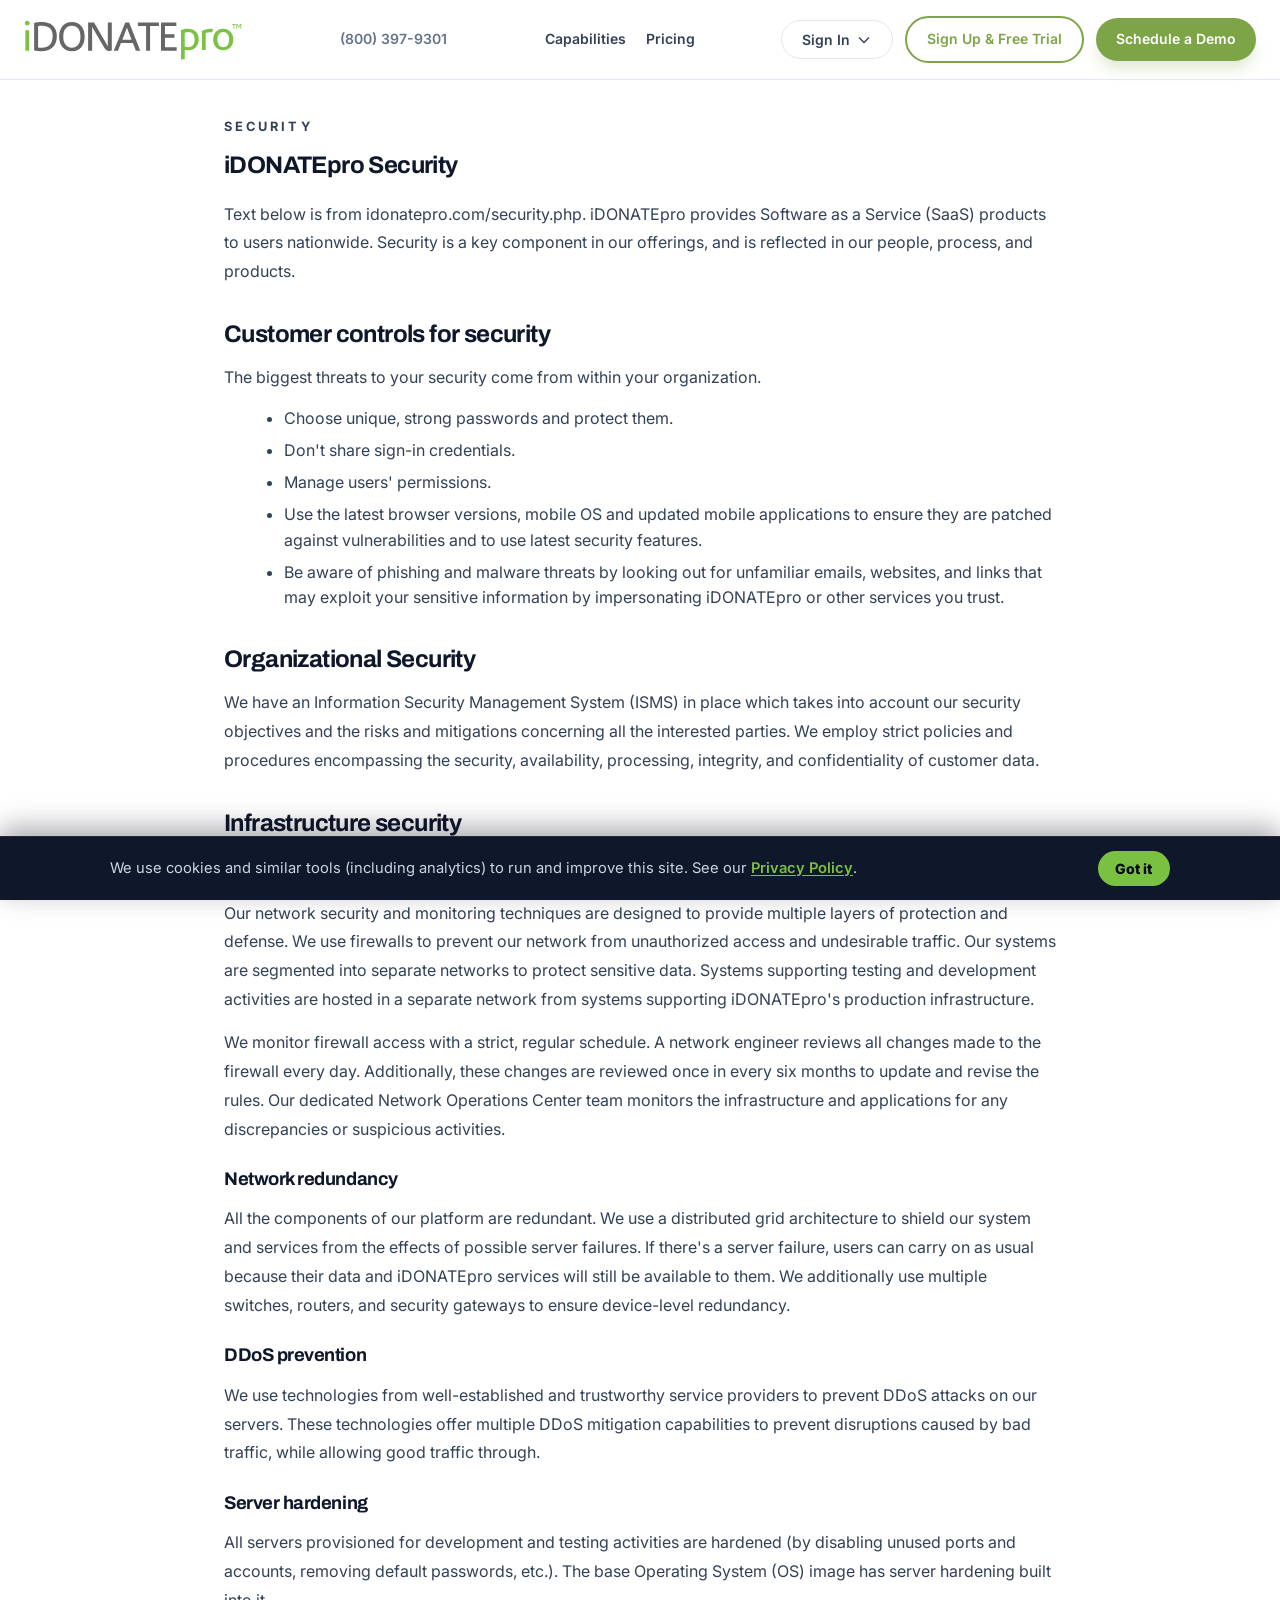
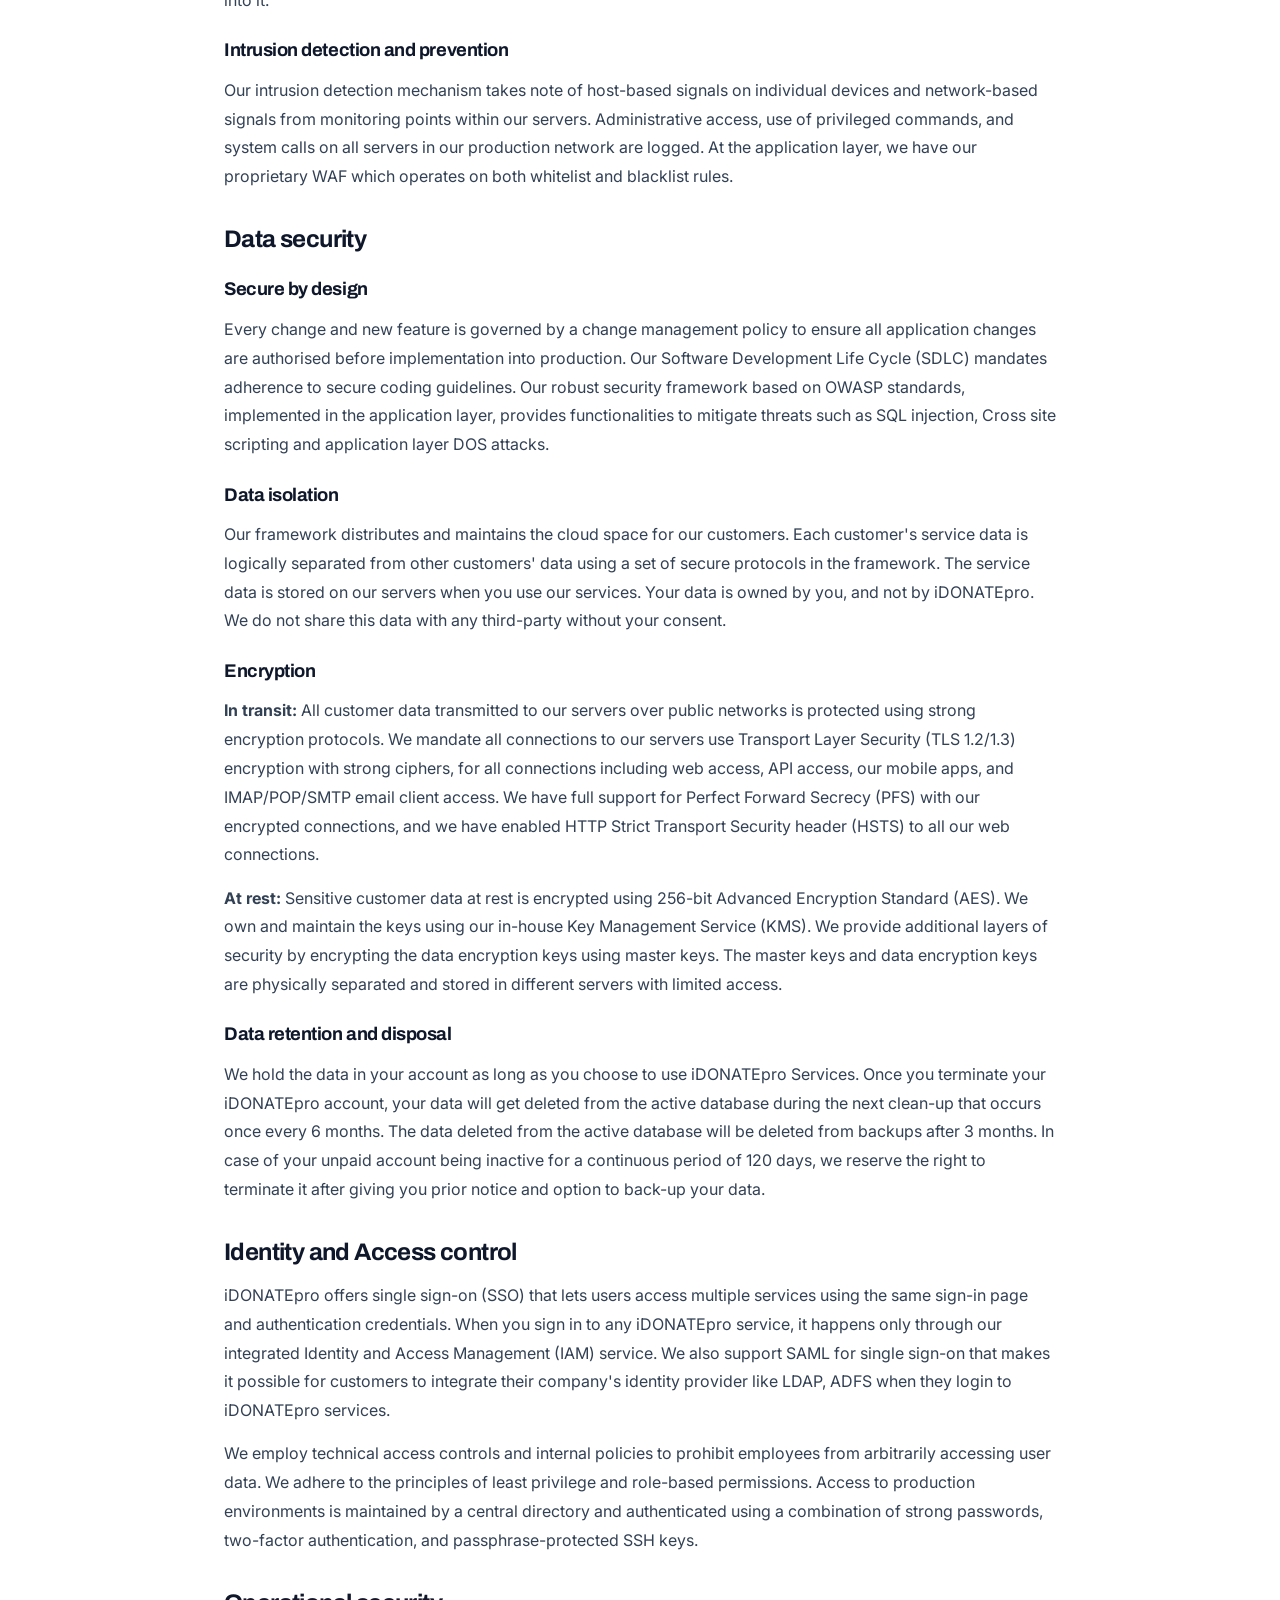
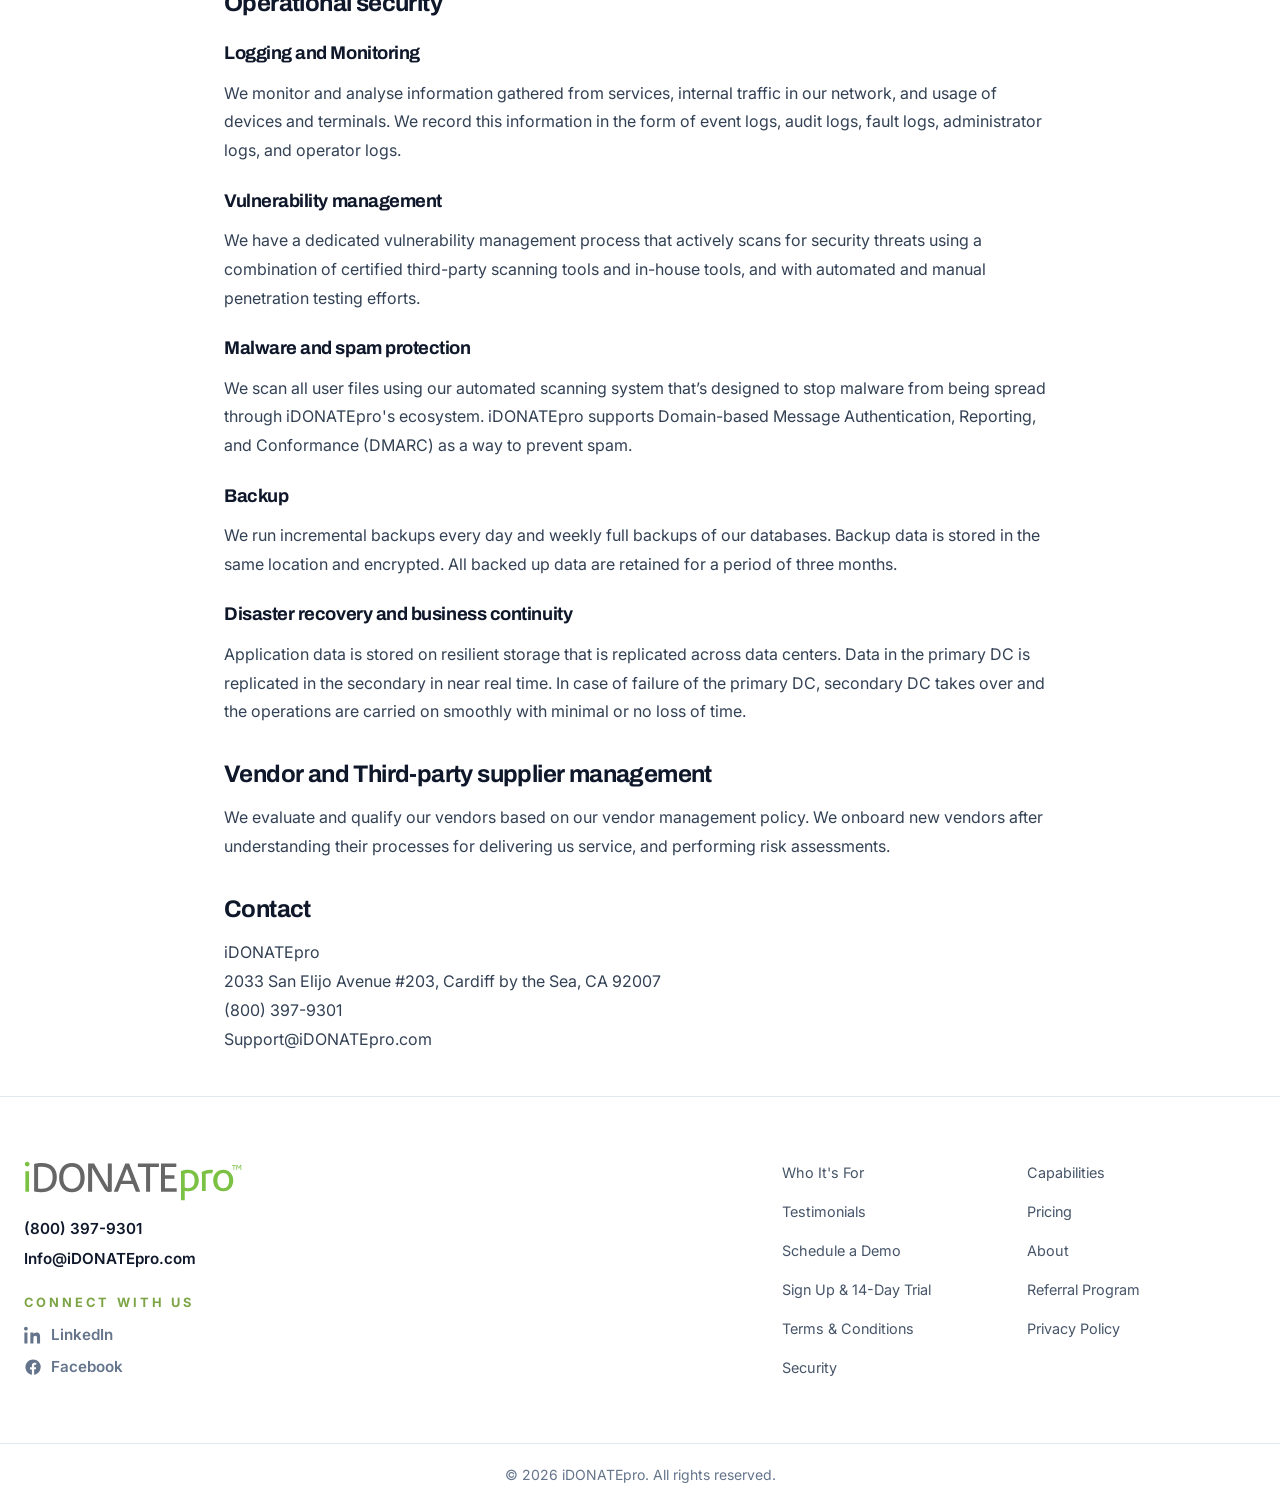
<file: security/index.html>
<!DOCTYPE html>
<html lang="en">
<head>
<meta charset="utf-8">
<meta name="viewport" content="width=device-width, initial-scale=1">
<title>Security | iDONATEpro</title>
<meta name="description" content="CRM software for political fundraisers, campaigns, committees, regional parties, and 501(c) organizations. Book a free demo or start a 14-day trial.">
<meta property="og:type" content="website">
<meta property="og:site_name" content="iDONATEpro">
<meta property="og:title" content="Security | iDONATEpro">
<meta property="og:description" content="CRM software for political fundraisers, campaigns, committees, regional parties, and 501(c) organizations. Book a free demo or start a 14-day trial.">
<meta property="og:url" content="https://idonatepro.github.io/security/">
<meta property="og:image" content="https://idonatepro.github.io/img/og-default.jpg">
<meta property="og:image:width" content="1200">
<meta property="og:image:height" content="630">
<meta name="twitter:card" content="summary_large_image">
<meta name="twitter:title" content="Security | iDONATEpro">
<meta name="twitter:description" content="CRM software for political fundraisers, campaigns, committees, regional parties, and 501(c) organizations. Book a free demo or start a 14-day trial.">
<meta name="twitter:image" content="https://idonatepro.github.io/img/og-default.jpg">
<link rel="canonical" href="https://idonatepro.github.io/security/">
<link rel="icon" href="/favicon.ico">
<link rel="stylesheet" href="/css/site.css?v=291">
</head>
<body>
<header class="site-header">
  <div class="wrap header-inner">
    <a class="logo" href="/"><img src="/idonatepro-logo.svg" alt="iDONATEpro"></a>
    <div class="header-contact">
      <a class="btn btn-contact" href="tel:18003979301">(800) 397-9301</a>
    </div>
    <nav class="desktop-nav" aria-label="Primary">
      <a href="/capabilities/">Capabilities</a>
      <a href="/pricing/">Pricing</a>
    </nav>
    <div class="header-actions">
      <a class="header-pricing" href="/pricing/">Pricing</a>
      <div class="dropdown" data-dropdown>
        <button class="btn btn-ghost" type="button">Sign In <svg class="chevron" viewBox="0 0 24 24" fill="none" stroke="currentColor" stroke-width="2"><path d="M19.5 8.25 12 15.75 4.5 8.25"/></svg></button>
        <div class="dropdown-menu">
          <a href="https://clients.idonatepro.com" target="_blank" rel="noopener">CRM <small>clients.idonatepro.com</small></a>
          <a href="http://mobile.idonatepro.com" target="_blank" rel="noopener">Online Calls <small>mobile.idonatepro.com</small></a>
        </div>
      </div>
      <a class="btn btn-outline hide-sm" href="/signup/">Sign Up &amp; Free Trial</a>
      <a class="btn btn-solid hide-sm" href="/#contact">Schedule a Demo</a>
      <button class="icon-btn" data-menu aria-label="Toggle menu"><svg width="20" height="20" viewBox="0 0 24 24" fill="none" stroke="currentColor" stroke-width="2"><path d="M3.75 6.75h16.5M3.75 12h16.5m-16.5 5.25h16.5"/></svg></button>
    </div>
  </div>
  <div class="mobile-panel" data-mobile-panel>
    <a href="/capabilities/">Capabilities</a>
    <a href="/pricing/">Pricing</a>
    <a href="/referral-program/">Referral Program</a>
    <a href="/privacy-policy/">Privacy Policy</a>
    <a href="/terms-and-conditions/">Terms &amp; Conditions</a>
    <a href="/security/">Security</a>
    <div class="mobile-ctas">
      <a class="btn btn-outline" href="/signup/">Sign Up &amp; Free Trial</a>
      <a class="btn btn-solid" href="/#contact">Schedule a Demo</a>
    </div>
  </div>
</header>
<main>
<section class="page-hero bg-white">
  <div class="wrap prose">
    <p class="kicker" style="margin-top:1rem">Security</p>
    <h1>iDONATEpro Security</h1>
    <p>Text below is from idonatepro.com/security.php. iDONATEpro provides Software as a Service (SaaS) products to users nationwide. Security is a key component in our offerings, and is reflected in our people, process, and products.</p>
    <h2>Customer controls for security</h2>
    <p>The biggest threats to your security come from within your organization.</p>
    <ul>
      <li>Choose unique, strong passwords and protect them.</li>
      <li>Don't share sign-in credentials.</li>
      <li>Manage users' permissions.</li>
      <li>Use the latest browser versions, mobile OS and updated mobile applications to ensure they are patched against vulnerabilities and to use latest security features.</li>
      <li>Be aware of phishing and malware threats by looking out for unfamiliar emails, websites, and links that may exploit your sensitive information by impersonating iDONATEpro or other services you trust.</li>
    </ul>
    <h2>Organizational Security</h2>
    <p>We have an Information Security Management System (ISMS) in place which takes into account our security objectives and the risks and mitigations concerning all the interested parties. We employ strict policies and procedures encompassing the security, availability, processing, integrity, and confidentiality of customer data.</p>
    <h2>Infrastructure security</h2>
    <h3>Network security</h3>
    <p>Our network security and monitoring techniques are designed to provide multiple layers of protection and defense. We use firewalls to prevent our network from unauthorized access and undesirable traffic. Our systems are segmented into separate networks to protect sensitive data. Systems supporting testing and development activities are hosted in a separate network from systems supporting iDONATEpro's production infrastructure.</p>
    <p>We monitor firewall access with a strict, regular schedule. A network engineer reviews all changes made to the firewall every day. Additionally, these changes are reviewed once in every six months to update and revise the rules. Our dedicated Network Operations Center team monitors the infrastructure and applications for any discrepancies or suspicious activities.</p>
    <h3>Network redundancy</h3>
    <p>All the components of our platform are redundant. We use a distributed grid architecture to shield our system and services from the effects of possible server failures. If there's a server failure, users can carry on as usual because their data and iDONATEpro services will still be available to them. We additionally use multiple switches, routers, and security gateways to ensure device-level redundancy.</p>
    <h3>DDoS prevention</h3>
    <p>We use technologies from well-established and trustworthy service providers to prevent DDoS attacks on our servers. These technologies offer multiple DDoS mitigation capabilities to prevent disruptions caused by bad traffic, while allowing good traffic through.</p>
    <h3>Server hardening</h3>
    <p>All servers provisioned for development and testing activities are hardened (by disabling unused ports and accounts, removing default passwords, etc.). The base Operating System (OS) image has server hardening built into it.</p>
    <h3>Intrusion detection and prevention</h3>
    <p>Our intrusion detection mechanism takes note of host-based signals on individual devices and network-based signals from monitoring points within our servers. Administrative access, use of privileged commands, and system calls on all servers in our production network are logged. At the application layer, we have our proprietary WAF which operates on both whitelist and blacklist rules.</p>
    <h2>Data security</h2>
    <h3>Secure by design</h3>
    <p>Every change and new feature is governed by a change management policy to ensure all application changes are authorised before implementation into production. Our Software Development Life Cycle (SDLC) mandates adherence to secure coding guidelines. Our robust security framework based on OWASP standards, implemented in the application layer, provides functionalities to mitigate threats such as SQL injection, Cross site scripting and application layer DOS attacks.</p>
    <h3>Data isolation</h3>
    <p>Our framework distributes and maintains the cloud space for our customers. Each customer's service data is logically separated from other customers' data using a set of secure protocols in the framework. The service data is stored on our servers when you use our services. Your data is owned by you, and not by iDONATEpro. We do not share this data with any third-party without your consent.</p>
    <h3>Encryption</h3>
    <p><strong>In transit:</strong> All customer data transmitted to our servers over public networks is protected using strong encryption protocols. We mandate all connections to our servers use Transport Layer Security (TLS 1.2/1.3) encryption with strong ciphers, for all connections including web access, API access, our mobile apps, and IMAP/POP/SMTP email client access. We have full support for Perfect Forward Secrecy (PFS) with our encrypted connections, and we have enabled HTTP Strict Transport Security header (HSTS) to all our web connections.</p>
    <p><strong>At rest:</strong> Sensitive customer data at rest is encrypted using 256-bit Advanced Encryption Standard (AES). We own and maintain the keys using our in-house Key Management Service (KMS). We provide additional layers of security by encrypting the data encryption keys using master keys. The master keys and data encryption keys are physically separated and stored in different servers with limited access.</p>
    <h3>Data retention and disposal</h3>
    <p>We hold the data in your account as long as you choose to use iDONATEpro Services. Once you terminate your iDONATEpro account, your data will get deleted from the active database during the next clean-up that occurs once every 6 months. The data deleted from the active database will be deleted from backups after 3 months. In case of your unpaid account being inactive for a continuous period of 120 days, we reserve the right to terminate it after giving you prior notice and option to back-up your data.</p>
    <h2>Identity and Access control</h2>
    <p>iDONATEpro offers single sign-on (SSO) that lets users access multiple services using the same sign-in page and authentication credentials. When you sign in to any iDONATEpro service, it happens only through our integrated Identity and Access Management (IAM) service. We also support SAML for single sign-on that makes it possible for customers to integrate their company's identity provider like LDAP, ADFS when they login to iDONATEpro services.</p>
    <p>We employ technical access controls and internal policies to prohibit employees from arbitrarily accessing user data. We adhere to the principles of least privilege and role-based permissions. Access to production environments is maintained by a central directory and authenticated using a combination of strong passwords, two-factor authentication, and passphrase-protected SSH keys.</p>
    <h2>Operational security</h2>
    <h3>Logging and Monitoring</h3>
    <p>We monitor and analyse information gathered from services, internal traffic in our network, and usage of devices and terminals. We record this information in the form of event logs, audit logs, fault logs, administrator logs, and operator logs.</p>
    <h3>Vulnerability management</h3>
    <p>We have a dedicated vulnerability management process that actively scans for security threats using a combination of certified third-party scanning tools and in-house tools, and with automated and manual penetration testing efforts.</p>
    <h3>Malware and spam protection</h3>
    <p>We scan all user files using our automated scanning system that’s designed to stop malware from being spread through iDONATEpro's ecosystem. iDONATEpro supports Domain-based Message Authentication, Reporting, and Conformance (DMARC) as a way to prevent spam.</p>
    <h3>Backup</h3>
    <p>We run incremental backups every day and weekly full backups of our databases. Backup data is stored in the same location and encrypted. All backed up data are retained for a period of three months.</p>
    <h3>Disaster recovery and business continuity</h3>
    <p>Application data is stored on resilient storage that is replicated across data centers. Data in the primary DC is replicated in the secondary in near real time. In case of failure of the primary DC, secondary DC takes over and the operations are carried on smoothly with minimal or no loss of time.</p>
    <h2>Vendor and Third-party supplier management</h2>
    <p>We evaluate and qualify our vendors based on our vendor management policy. We onboard new vendors after understanding their processes for delivering us service, and performing risk assessments.</p>
    <h2>Contact</h2>
    <p>iDONATEpro<br>2033 San Elijo Avenue #203, Cardiff by the Sea, CA 92007<br>(800) 397-9301<br><a href="mailto:Support@iDONATEpro.com">Support@iDONATEpro.com</a></p>
  </div>
</section>
</main><footer class="site-footer">
  <div class="wrap footer-grid">
    <div>
      <img class="footer-logo" src="/idonatepro-logo.svg" alt="iDONATEpro">
      <div class="footer-contact">
        <a href="tel:18003979301">(800) 397-9301</a>
        <a href="mailto:Info@iDONATEpro.com">Info@iDONATEpro.com</a>
      </div>
      <p class="kicker footer-social-kicker">Connect with Us</p>
      <div class="footer-social" aria-label="Social media">
        <a class="social-link" href="https://www.linkedin.com/company/idonatepro" target="_blank" rel="noopener">
          <svg viewBox="0 0 24 24" aria-hidden="true"><path fill="currentColor" d="M4.98 3.5C4.98 4.88 3.86 6 2.5 6S0 4.88 0 3.5 1.12 1 2.5 1s2.48 1.12 2.48 2.5zM.5 8.5h4V23h-4V8.5zM8.5 8.5h3.84v1.98h.05c.53-1.01 1.84-2.08 3.79-2.08 4.05 0 4.8 2.67 4.8 6.14V23h-4v-6.56c0-1.56-.03-3.57-2.18-3.57-2.18 0-2.51 1.7-2.51 3.46V23h-4V8.5z"/></svg>
          <span>LinkedIn</span>
        </a>
        <a class="social-link" href="https://www.facebook.com/iDONATEpro" target="_blank" rel="noopener">
          <svg viewBox="0 0 24 24" aria-hidden="true"><path fill="currentColor" d="M22 12.07C22 6.48 17.52 2 11.93 2S1.86 6.48 1.86 12.07c0 5.02 3.66 9.18 8.44 9.93v-7.03H7.9v-2.9h2.4V9.84c0-2.37 1.41-3.68 3.57-3.68 1.03 0 2.12.18 2.12.18v2.33h-1.2c-1.18 0-1.55.73-1.55 1.48v1.78h2.64l-.42 2.9h-2.22V22c4.78-.75 8.44-4.91 8.44-9.93z"/></svg>
          <span>Facebook</span>
        </a>
      </div>
    </div>
    <div class="footer-links">
      <a href="/who-its-for/">Who It's For</a>
      <a href="/capabilities/">Capabilities</a>
      <a href="/testimonials/">Testimonials</a>
      <a href="/pricing/">Pricing</a>
      <a href="/#contact">Schedule a Demo</a>
      <a href="/about/">About</a>
      <a href="/signup/">Sign Up &amp; 14-Day Trial</a>
      <a href="/referral-program/">Referral Program</a>
      <a href="/terms-and-conditions/">Terms &amp; Conditions</a>
      <a href="/privacy-policy/">Privacy Policy</a>
      <a href="/security/">Security</a>
    </div>
  </div>
  <div class="copyright">&copy; 2026 iDONATEpro. All rights reserved.</div>
</footer>
<script src="/js/site.js?v=81"></script>
</body></html>
</file>
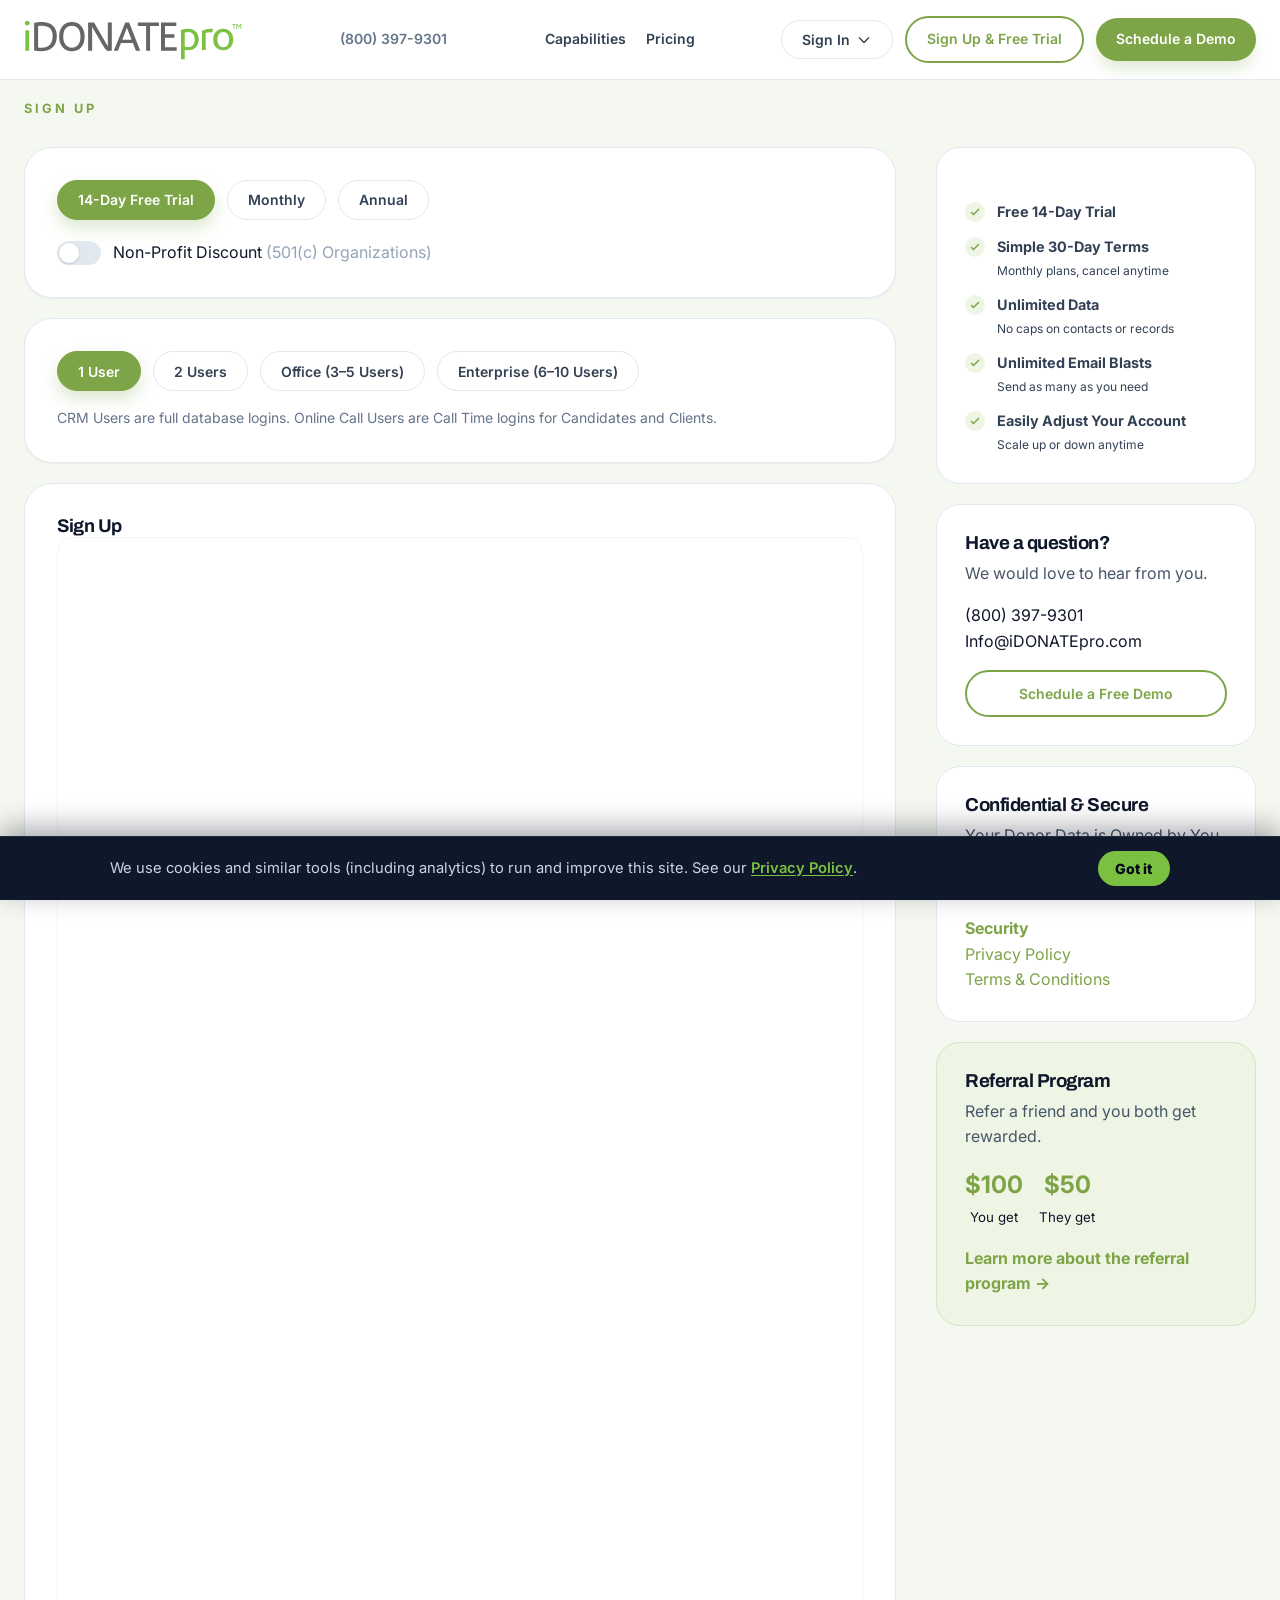
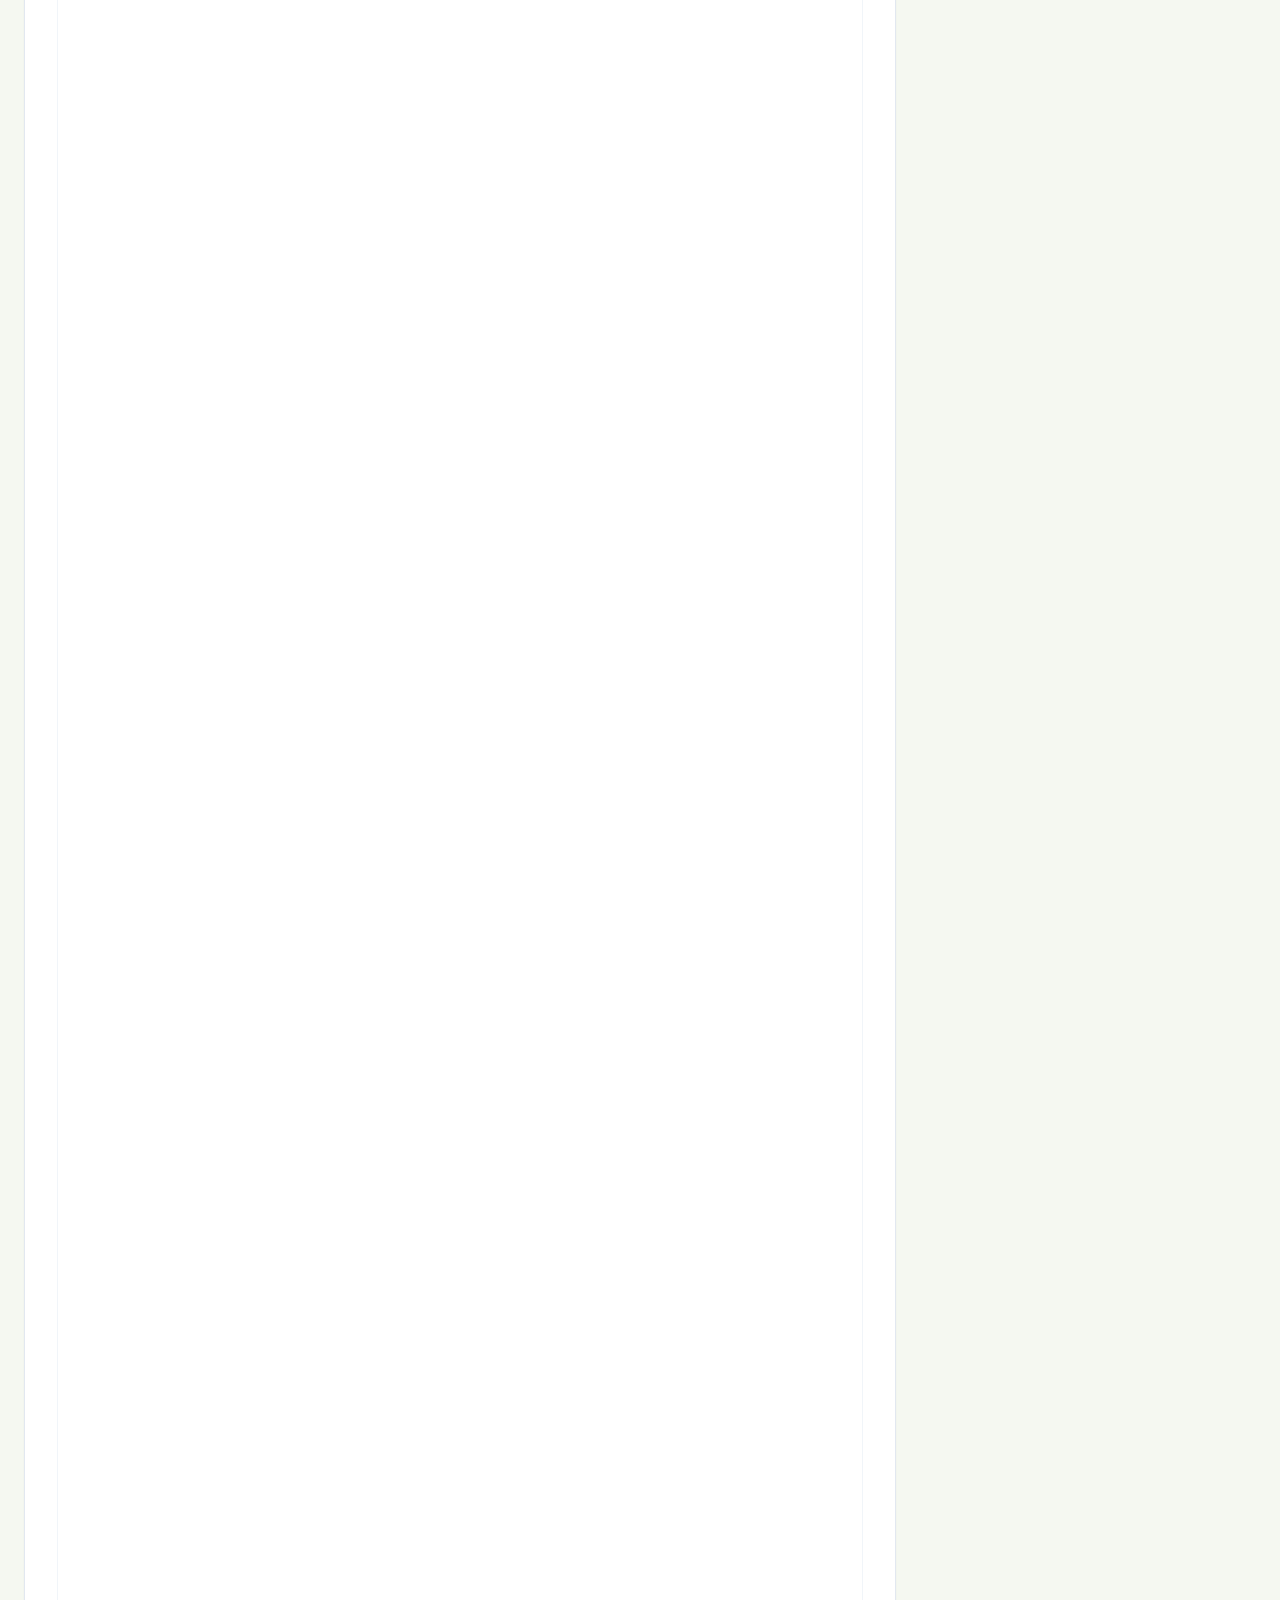
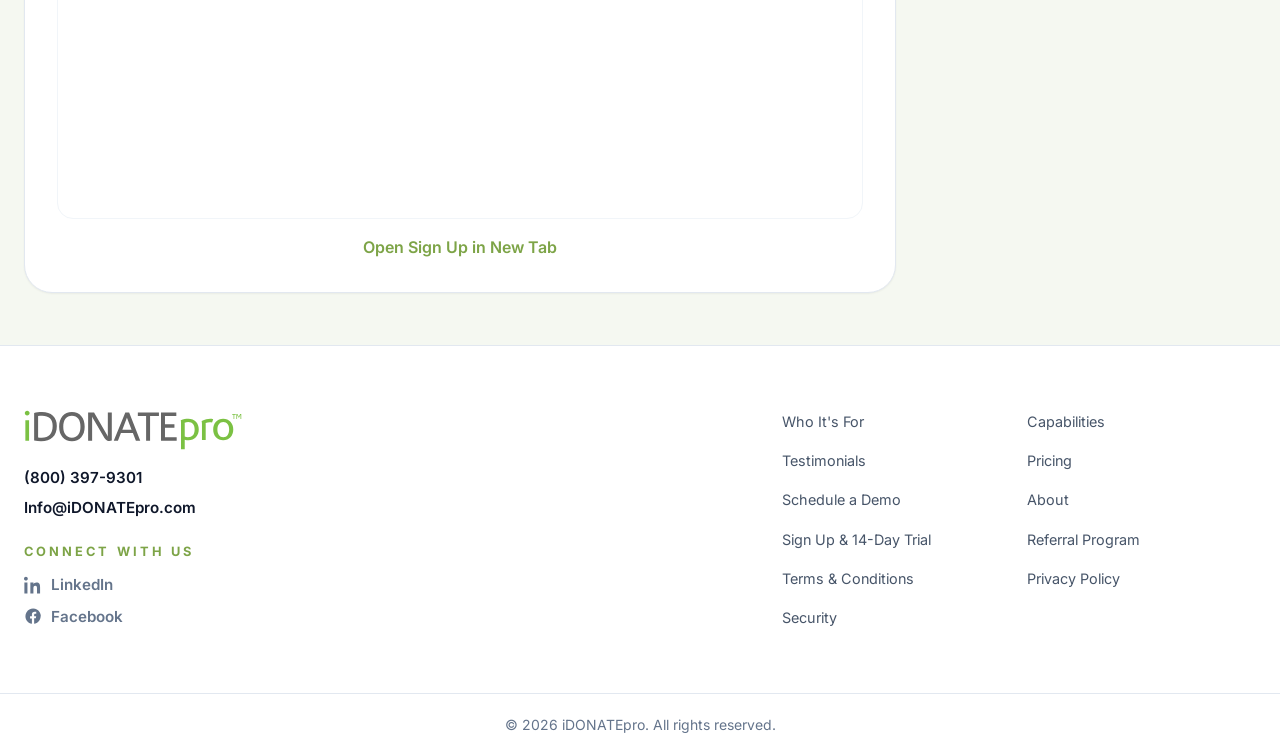
<file: signup/index.html>
<!DOCTYPE html>
<html lang="en">
<head>
<meta charset="utf-8">
<meta name="viewport" content="width=device-width, initial-scale=1">
<title>Sign Up | iDONATEpro</title>
<meta name="description" content="CRM software for Political Fundraisers, campaigns, committees, Regional Parties, and 501(c) Organizations. Book a free demo or start a 14-day trial.">
<meta property="og:type" content="website">
<meta property="og:site_name" content="iDONATEpro">
<meta property="og:title" content="Sign Up | iDONATEpro">
<meta property="og:description" content="CRM software for Political Fundraisers, campaigns, committees, Regional Parties, and 501(c) Organizations. Book a free demo or start a 14-day trial.">
<meta property="og:url" content="https://idonatepro.github.io/signup/">
<meta property="og:image" content="https://idonatepro.github.io/img/og-default.jpg">
<meta property="og:image:width" content="1200">
<meta property="og:image:height" content="630">
<meta name="twitter:card" content="summary_large_image">
<meta name="twitter:title" content="Sign Up | iDONATEpro">
<meta name="twitter:description" content="CRM software for Political Fundraisers, campaigns, committees, Regional Parties, and 501(c) Organizations. Book a free demo or start a 14-day trial.">
<meta name="twitter:image" content="https://idonatepro.github.io/img/og-default.jpg">
<link rel="canonical" href="https://idonatepro.github.io/signup/">
<link rel="icon" href="/favicon.ico">
<link rel="stylesheet" href="/css/site.css?v=291">
</head>
<body>
<header class="site-header">
  <div class="wrap header-inner">
    <a class="logo" href="/"><img src="/idonatepro-logo.svg" alt="iDONATEpro"></a>
    <div class="header-contact">
      <a class="btn btn-contact" href="tel:18003979301">(800) 397-9301</a>
    </div>
    <nav class="desktop-nav" aria-label="Primary">
      <a href="/capabilities/">Capabilities</a>
      <a href="/pricing/">Pricing</a>
    </nav>
    <div class="header-actions">
      <a class="header-pricing" href="/pricing/">Pricing</a>
      <div class="dropdown" data-dropdown>
        <button class="btn btn-ghost" type="button">Sign In <svg class="chevron" viewBox="0 0 24 24" fill="none" stroke="currentColor" stroke-width="2"><path d="M19.5 8.25 12 15.75 4.5 8.25"/></svg></button>
        <div class="dropdown-menu">
          <a href="https://clients.idonatepro.com" target="_blank" rel="noopener">CRM <small>clients.idonatepro.com</small></a>
          <a href="http://mobile.idonatepro.com" target="_blank" rel="noopener">Online Calls <small>mobile.idonatepro.com</small></a>
        </div>
      </div>
      <a class="btn btn-outline hide-sm" href="/signup/">Sign Up &amp; Free Trial</a>
      <a class="btn btn-solid hide-sm" href="/#contact">Schedule a Demo</a>
      <button class="icon-btn" data-menu aria-label="Toggle menu"><svg width="20" height="20" viewBox="0 0 24 24" fill="none" stroke="currentColor" stroke-width="2"><path d="M3.75 6.75h16.5M3.75 12h16.5m-16.5 5.25h16.5"/></svg></button>
    </div>
  </div>
  <div class="mobile-panel" data-mobile-panel>
    <a href="/capabilities/">Capabilities</a>
    <a href="/pricing/">Pricing</a>
    <a href="/referral-program/">Referral Program</a>
    <a href="/privacy-policy/">Privacy Policy</a>
    <a href="/terms-and-conditions/">Terms &amp; Conditions</a>
    <a href="/security/">Security</a>
    <div class="mobile-ctas">
      <a class="btn btn-outline" href="/signup/">Sign Up &amp; Free Trial</a>
      <a class="btn btn-solid" href="/#contact">Schedule a Demo</a>
    </div>
  </div>
</header>
<main>
<section class="page-hero">
  <div class="wrap">
    <p class="kicker">Sign Up</p>
  </div>
</section>
<section style="padding-top:0" data-signup-form>
  <div class="wrap signup-grid">
    <div>
      <div class="card">
        <div class="chip-row">
          <button class="chip active" type="button" data-term="trial">14-Day Free Trial</button>
          <button class="chip" type="button" data-term="monthly">Monthly</button>
          <button class="chip" type="button" data-term="annual">Annual</button>
        </div>
        <div class="switcher">
          <button class="switch" type="button" data-nonprofit aria-pressed="false"><span class="knob"></span></button>
          <span>Non-Profit Discount <span style="color:#94a3b8">(501(c) Organizations)</span></span>
        </div>
      </div>
      <div class="card" style="margin-top:1.25rem">
        <div class="chip-row">
          <button class="chip active" type="button" data-users="user1">1 User</button>
          <button class="chip" type="button" data-users="user2">2 Users</button>
          <button class="chip" type="button" data-users="office">Office (3–5 Users)</button>
          <button class="chip" type="button" data-users="enterprise">Enterprise (6–10 Users)</button>
        </div>
        <p style="margin-top:1rem;color:#64748b;font-size:.875rem">CRM Users are full database logins. Online Call Users are Call Time logins for Candidates and Clients.</p>
      </div>
      <div class="card" style="margin-top:1.25rem" id="checkout">
        <h2 style="font-size:1.15rem">Sign Up</h2>
        <div class="iframe-frame">
          <iframe id="chargifyFrame" title="iDONATEpro Sign Up" scrolling="no" src="https://idonatepro.chargifypay.com/subscribe/f9753bp8xqnn/30-day-trial-monthly-fundraiser-plan" sandbox="allow-forms allow-pointer-lock allow-popups allow-same-origin allow-scripts allow-top-navigation" style="width:100%;min-height:180rem;height:180rem;border:0;display:block"></iframe>
          <div class="missing-box hidden" data-fallback>
            <p>Email <a href="mailto:Info@iDONATEpro.com" style="color:var(--brand);font-weight:700">Info@iDONATEpro.com</a> or <a href="/#contact" style="color:var(--brand);font-weight:700">Schedule a Demo</a>.</p>
          </div>
        </div>
        <p style="margin-top:1rem;text-align:center"><a data-direct href="https://idonatepro.chargifypay.com/subscribe/f9753bp8xqnn/30-day-trial-monthly-fundraiser-plan" target="_blank" rel="noopener" style="color:var(--brand);font-weight:600">Open Sign Up in New Tab</a></p>
      </div>
    </div>
    <aside>
      <div class="side-card">
        <ul class="check-list">
          <li data-trial-only><span class="check"><svg width="12" height="12" viewBox="0 0 24 24" fill="none" stroke="currentColor" stroke-width="3"><path d="M20 6 9 17l-5-5"/></svg></span><span><strong>Free 14-Day Trial</strong></span></li>
          <li><span class="check"><svg width="12" height="12" viewBox="0 0 24 24" fill="none" stroke="currentColor" stroke-width="3"><path d="M20 6 9 17l-5-5"/></svg></span><span><strong>Simple 30-Day Terms</strong><br><small>Monthly plans, cancel anytime</small></span></li>
          <li><span class="check"><svg width="12" height="12" viewBox="0 0 24 24" fill="none" stroke="currentColor" stroke-width="3"><path d="M20 6 9 17l-5-5"/></svg></span><span><strong>Unlimited Data</strong><br><small>No caps on contacts or records</small></span></li>
          <li><span class="check"><svg width="12" height="12" viewBox="0 0 24 24" fill="none" stroke="currentColor" stroke-width="3"><path d="M20 6 9 17l-5-5"/></svg></span><span><strong>Unlimited Email Blasts</strong><br><small>Send as many as you need</small></span></li>
          <li><span class="check"><svg width="12" height="12" viewBox="0 0 24 24" fill="none" stroke="currentColor" stroke-width="3"><path d="M20 6 9 17l-5-5"/></svg></span><span><strong>Easily Adjust Your Account</strong><br><small>Scale up or down anytime</small></span></li>
        </ul>
      </div>
      <div class="side-card">
        <h3>Have a question?</h3>
        <p style="color:#475569;margin-top:.4rem">We would love to hear from you.</p>
        <p style="margin-top:1rem"><a href="tel:18003979301">(800) 397-9301</a><br><a href="mailto:Info@iDONATEpro.com">Info@iDONATEpro.com</a></p>
        <a class="btn btn-outline btn-full" style="margin-top:1rem" href="/#contact">Schedule a Free Demo</a>
      </div>
      <div class="side-card">
        <h3>Confidential &amp; Secure</h3>
        <p style="color:#475569;margin-top:.4rem">Your Donor Data is Owned by You — a Database your Team and AI can Work With. Locked like a vault.</p>
        <p style="margin-top:1rem"><a href="/security/" style="color:var(--brand);font-weight:700">Security</a><br><a href="/privacy-policy/" style="color:var(--brand)">Privacy Policy</a><br><a href="/terms-and-conditions/" style="color:var(--brand)">Terms &amp; Conditions</a></p>
      </div>
      <div class="side-card" style="background:var(--brand-soft);border-color:rgba(125,164,71,.2)">
        <h3>Referral Program</h3>
        <p style="color:#475569;margin-top:.4rem">Refer a friend and you both get rewarded.</p>
        <div class="reward-row"><div><strong>$100</strong><small>You get</small></div><div><strong>$50</strong><small>They get</small></div></div>
        <a href="/referral-program/" style="display:block;margin-top:1rem;color:var(--brand);font-weight:700">Learn more about the referral program →</a>
      </div>
    </aside>
  </div>
</section>
</main><footer class="site-footer">
  <div class="wrap footer-grid">
    <div>
      <img class="footer-logo" src="/idonatepro-logo.svg" alt="iDONATEpro">
      <div class="footer-contact">
        <a href="tel:18003979301">(800) 397-9301</a>
        <a href="mailto:Info@iDONATEpro.com">Info@iDONATEpro.com</a>
      </div>
      <p class="kicker footer-social-kicker">Connect with Us</p>
      <div class="footer-social" aria-label="Social media">
        <a class="social-link" href="https://www.linkedin.com/company/idonatepro" target="_blank" rel="noopener">
          <svg viewBox="0 0 24 24" aria-hidden="true"><path fill="currentColor" d="M4.98 3.5C4.98 4.88 3.86 6 2.5 6S0 4.88 0 3.5 1.12 1 2.5 1s2.48 1.12 2.48 2.5zM.5 8.5h4V23h-4V8.5zM8.5 8.5h3.84v1.98h.05c.53-1.01 1.84-2.08 3.79-2.08 4.05 0 4.8 2.67 4.8 6.14V23h-4v-6.56c0-1.56-.03-3.57-2.18-3.57-2.18 0-2.51 1.7-2.51 3.46V23h-4V8.5z"/></svg>
          <span>LinkedIn</span>
        </a>
        <a class="social-link" href="https://www.facebook.com/iDONATEpro" target="_blank" rel="noopener">
          <svg viewBox="0 0 24 24" aria-hidden="true"><path fill="currentColor" d="M22 12.07C22 6.48 17.52 2 11.93 2S1.86 6.48 1.86 12.07c0 5.02 3.66 9.18 8.44 9.93v-7.03H7.9v-2.9h2.4V9.84c0-2.37 1.41-3.68 3.57-3.68 1.03 0 2.12.18 2.12.18v2.33h-1.2c-1.18 0-1.55.73-1.55 1.48v1.78h2.64l-.42 2.9h-2.22V22c4.78-.75 8.44-4.91 8.44-9.93z"/></svg>
          <span>Facebook</span>
        </a>
      </div>
    </div>
    <div class="footer-links">
      <a href="/who-its-for/">Who It's For</a>
      <a href="/capabilities/">Capabilities</a>
      <a href="/testimonials/">Testimonials</a>
      <a href="/pricing/">Pricing</a>
      <a href="/#contact">Schedule a Demo</a>
      <a href="/about/">About</a>
      <a href="/signup/">Sign Up &amp; 14-Day Trial</a>
      <a href="/referral-program/">Referral Program</a>
      <a href="/terms-and-conditions/">Terms &amp; Conditions</a>
      <a href="/privacy-policy/">Privacy Policy</a>
      <a href="/security/">Security</a>
    </div>
  </div>
  <div class="copyright">&copy; 2026 iDONATEpro. All rights reserved.</div>
</footer>
<script src="/js/site.js?v=81"></script>
</body></html>
</file>
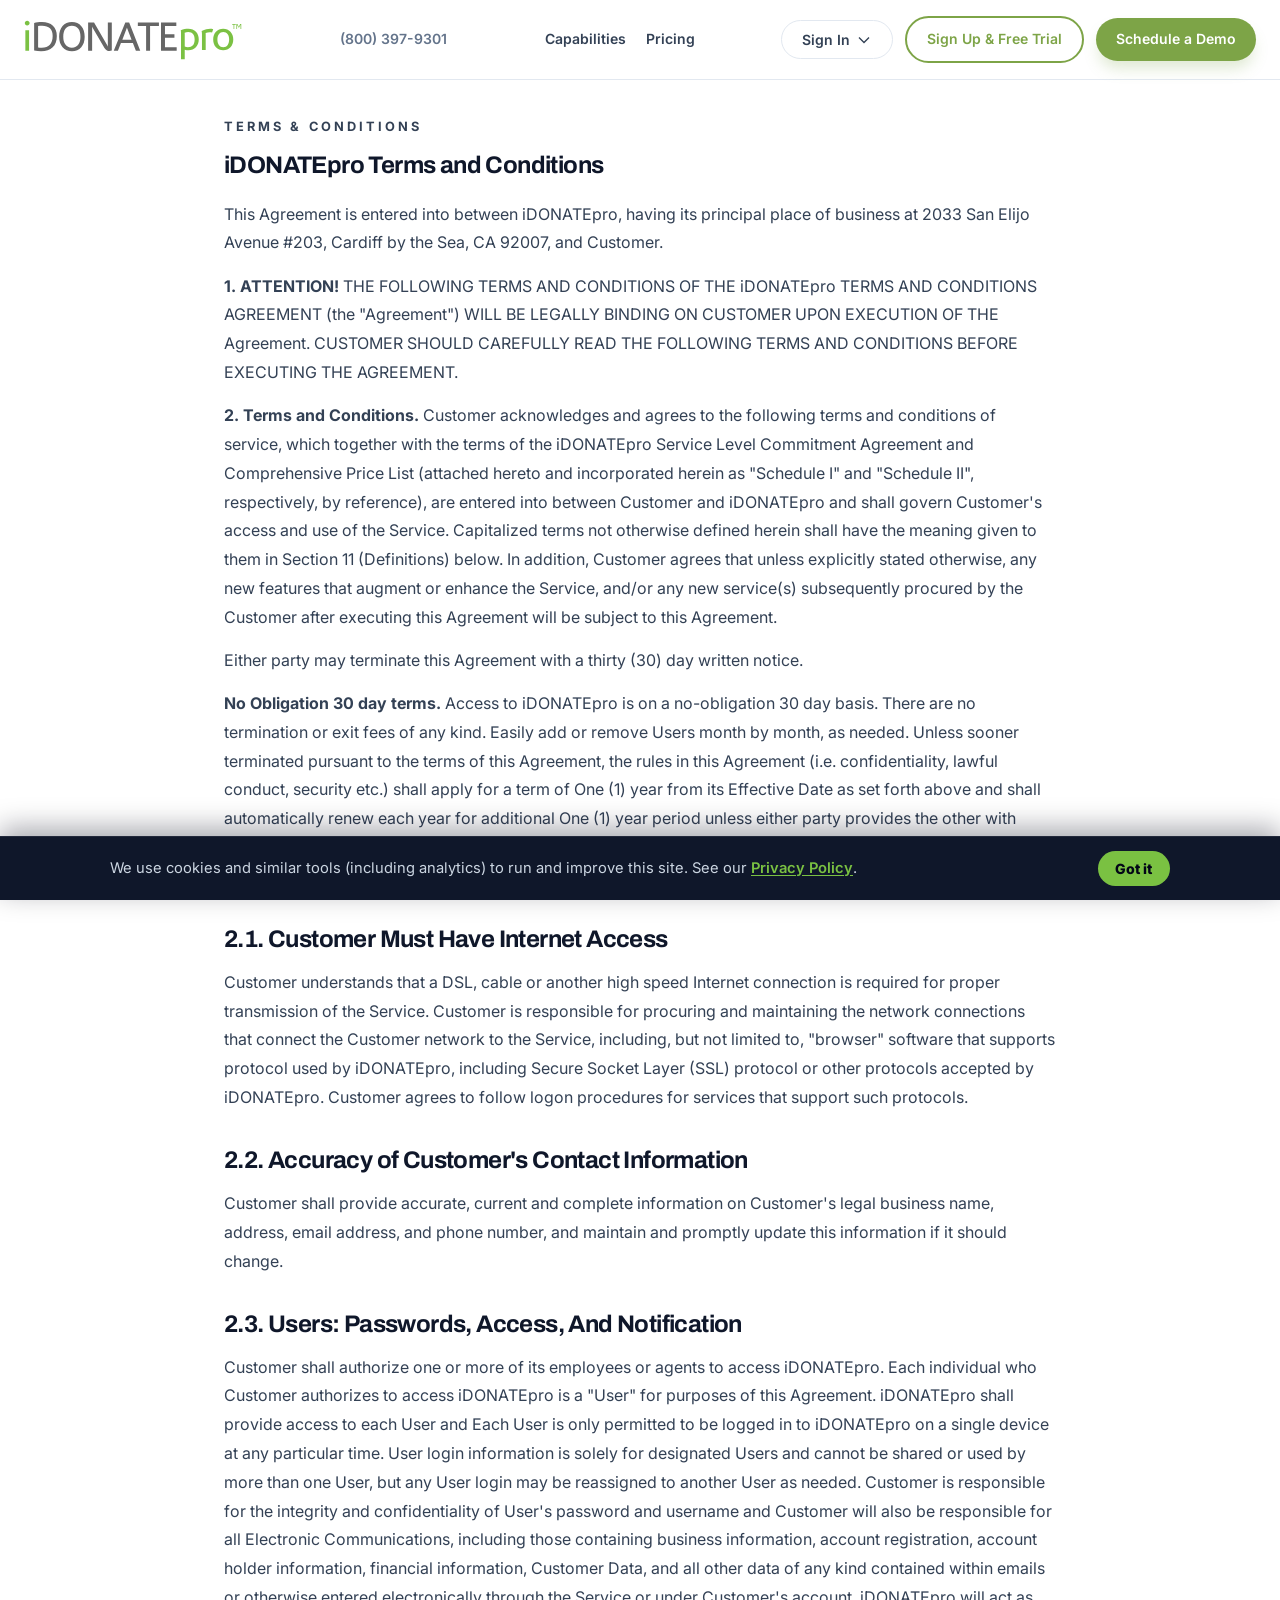
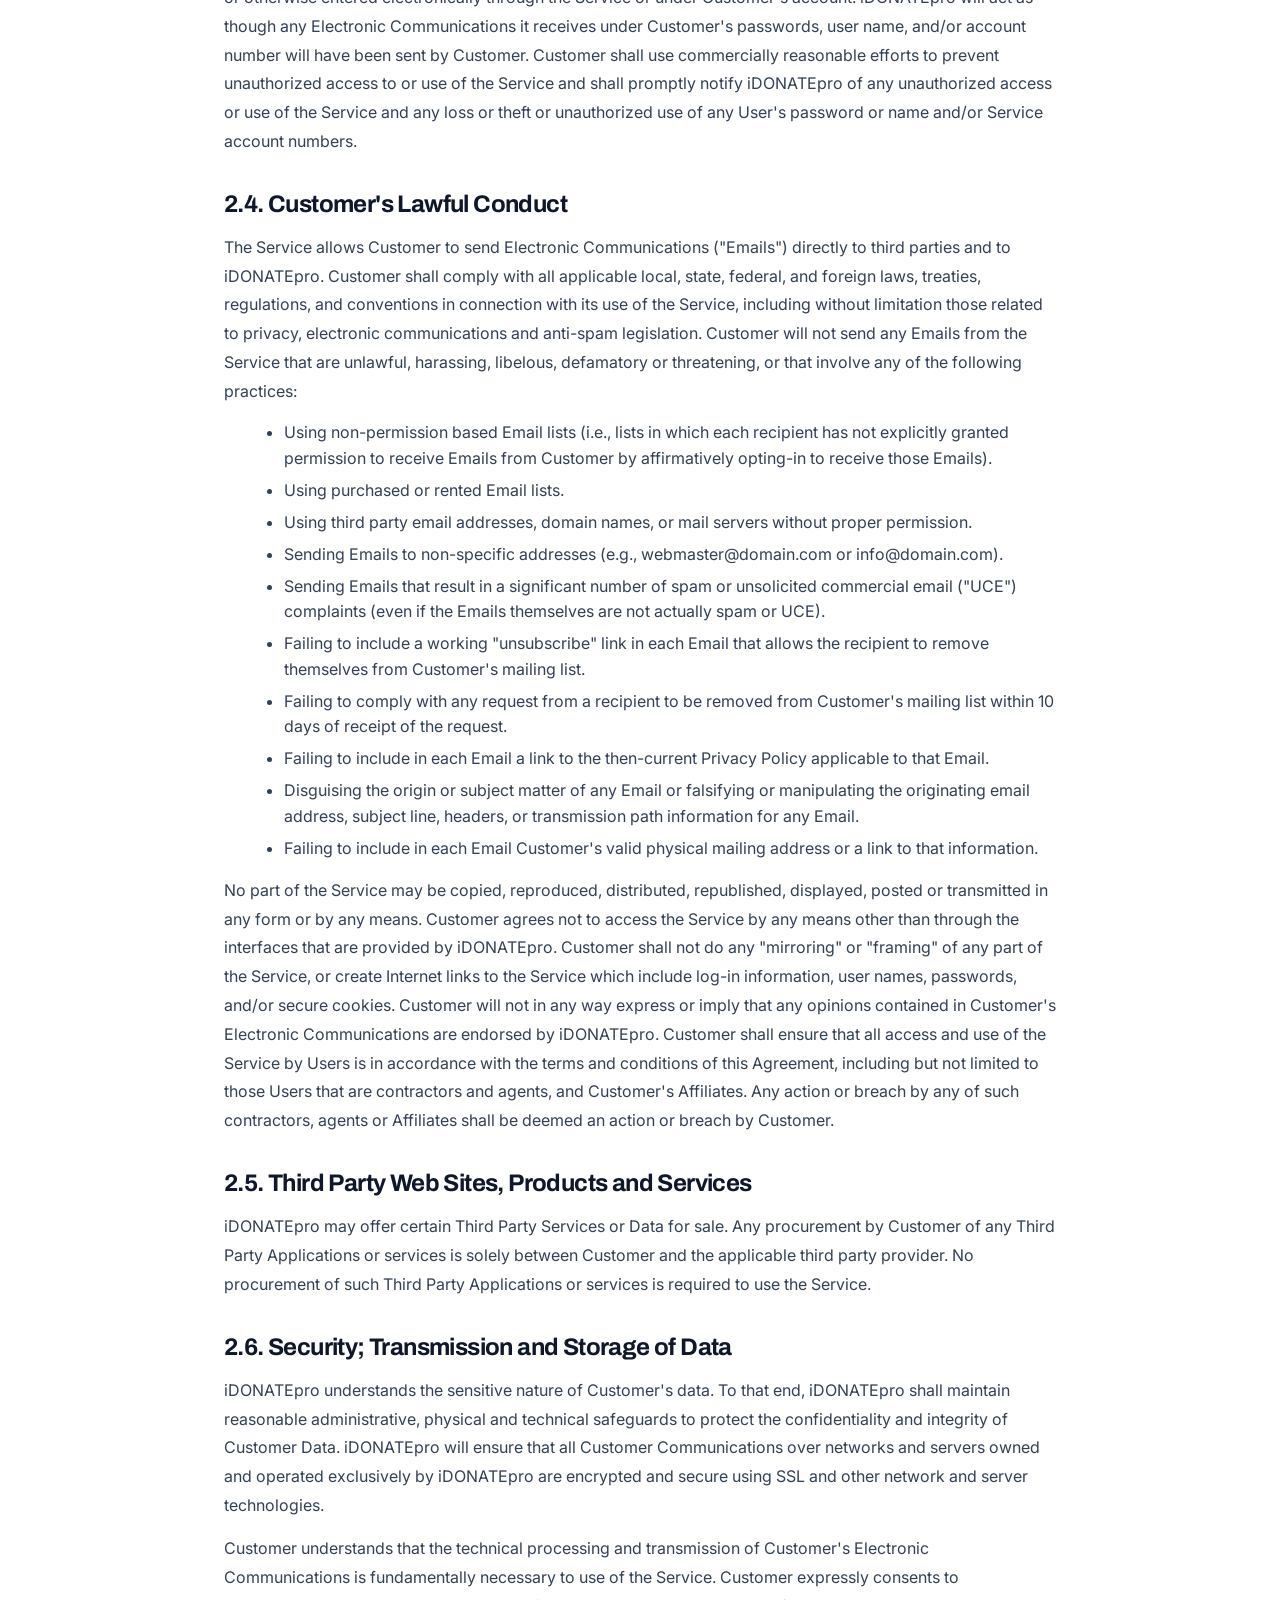
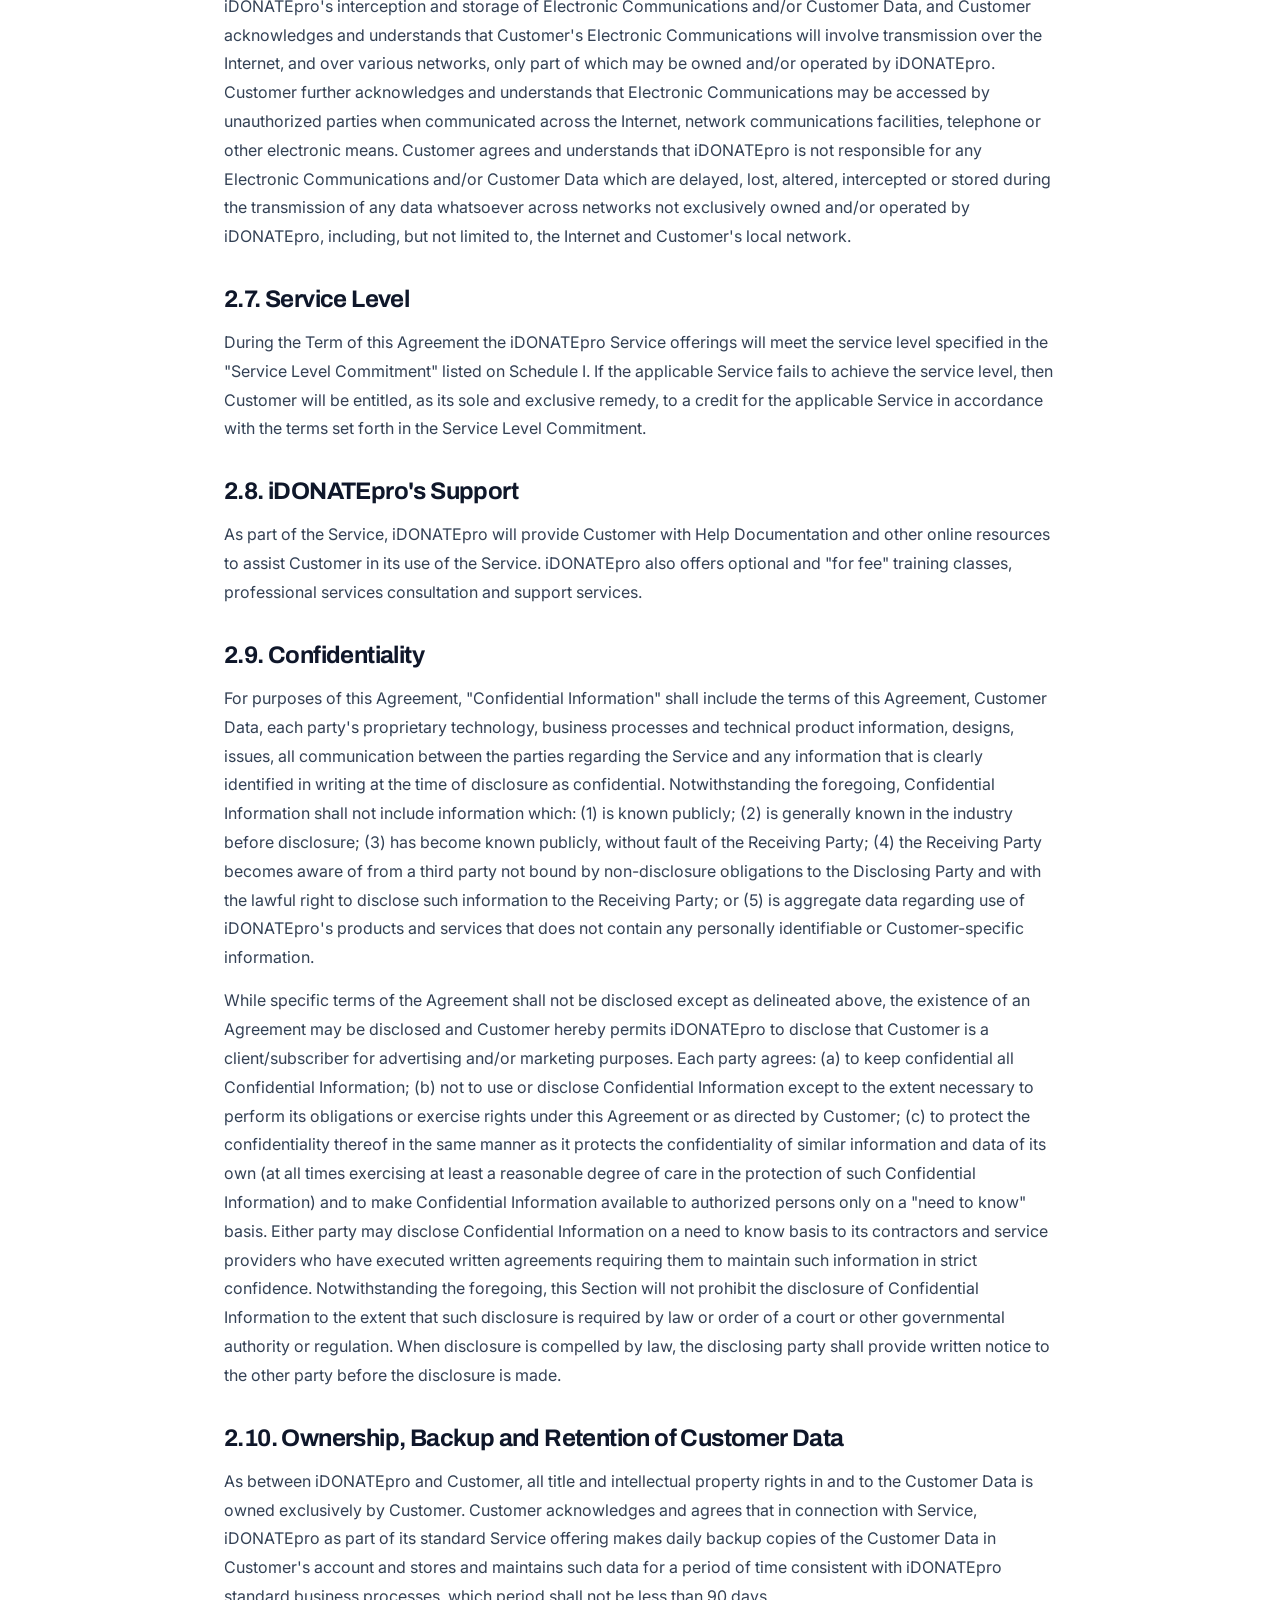
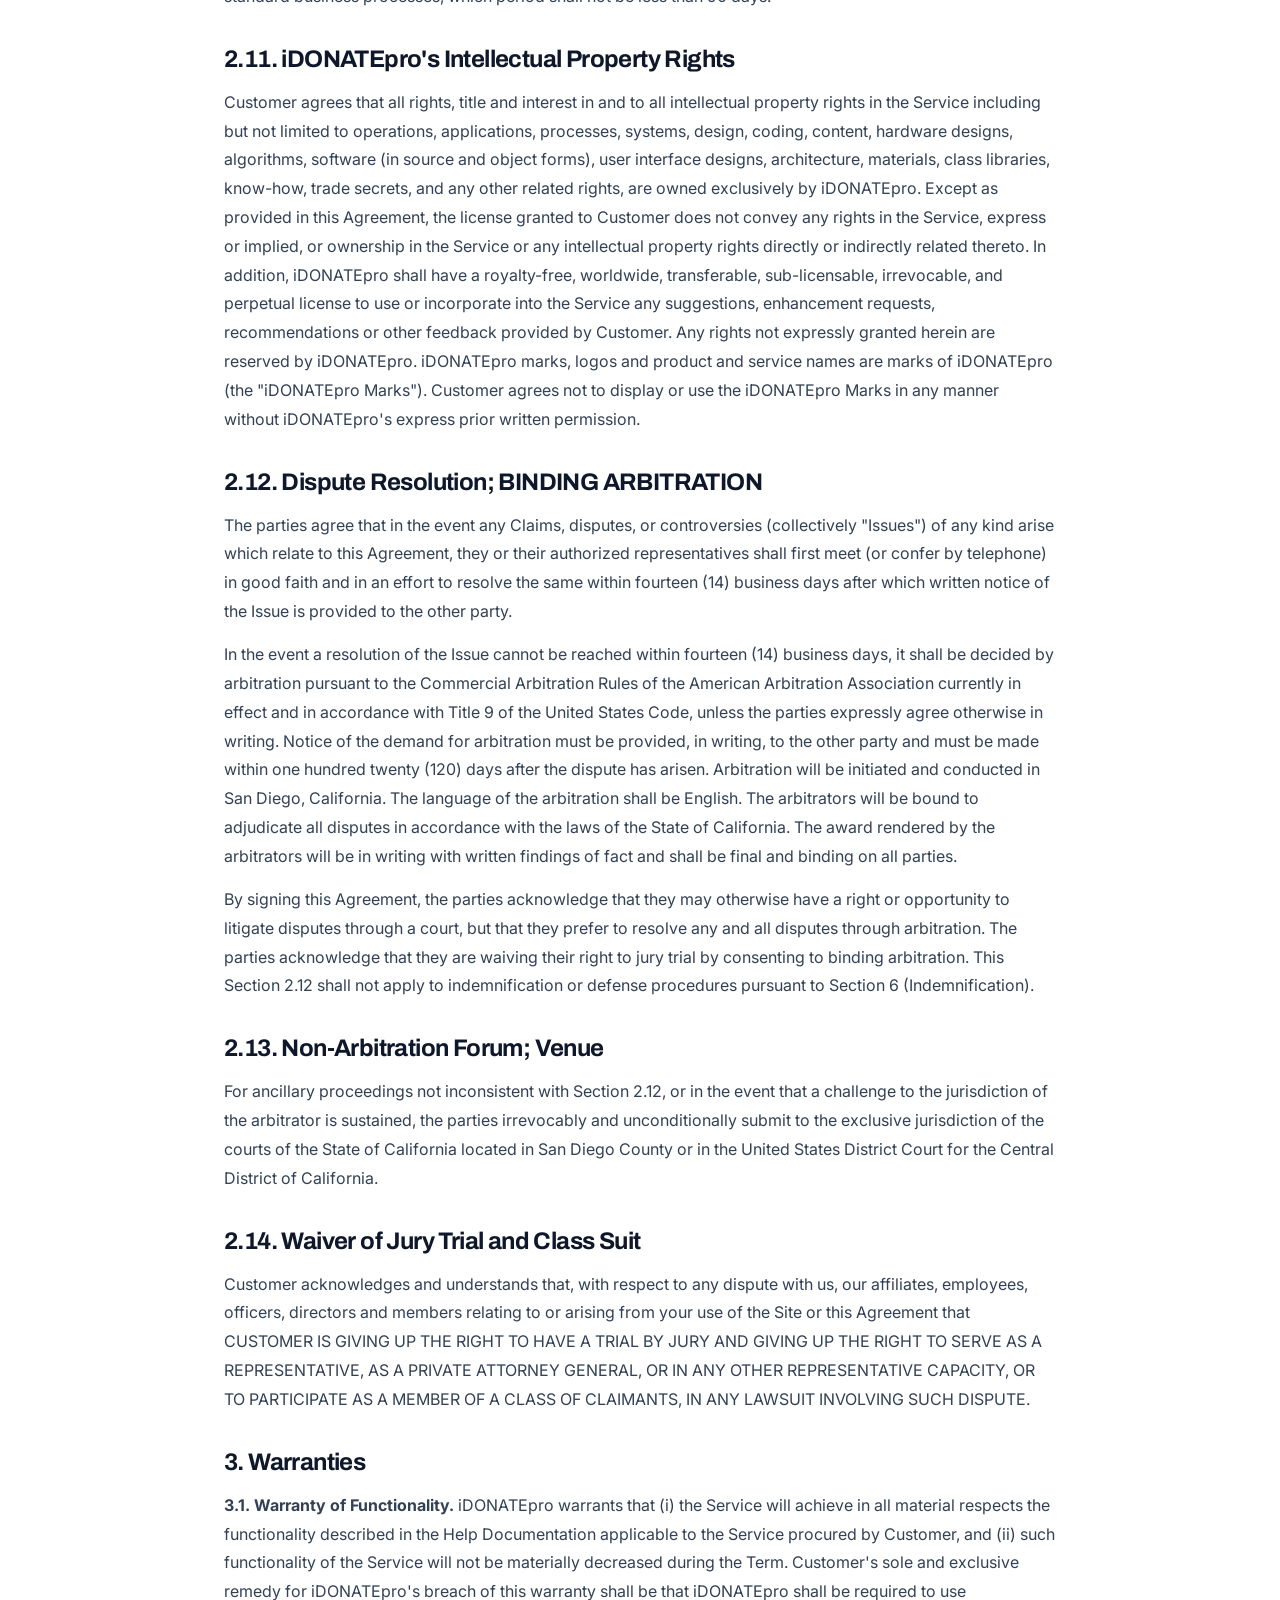
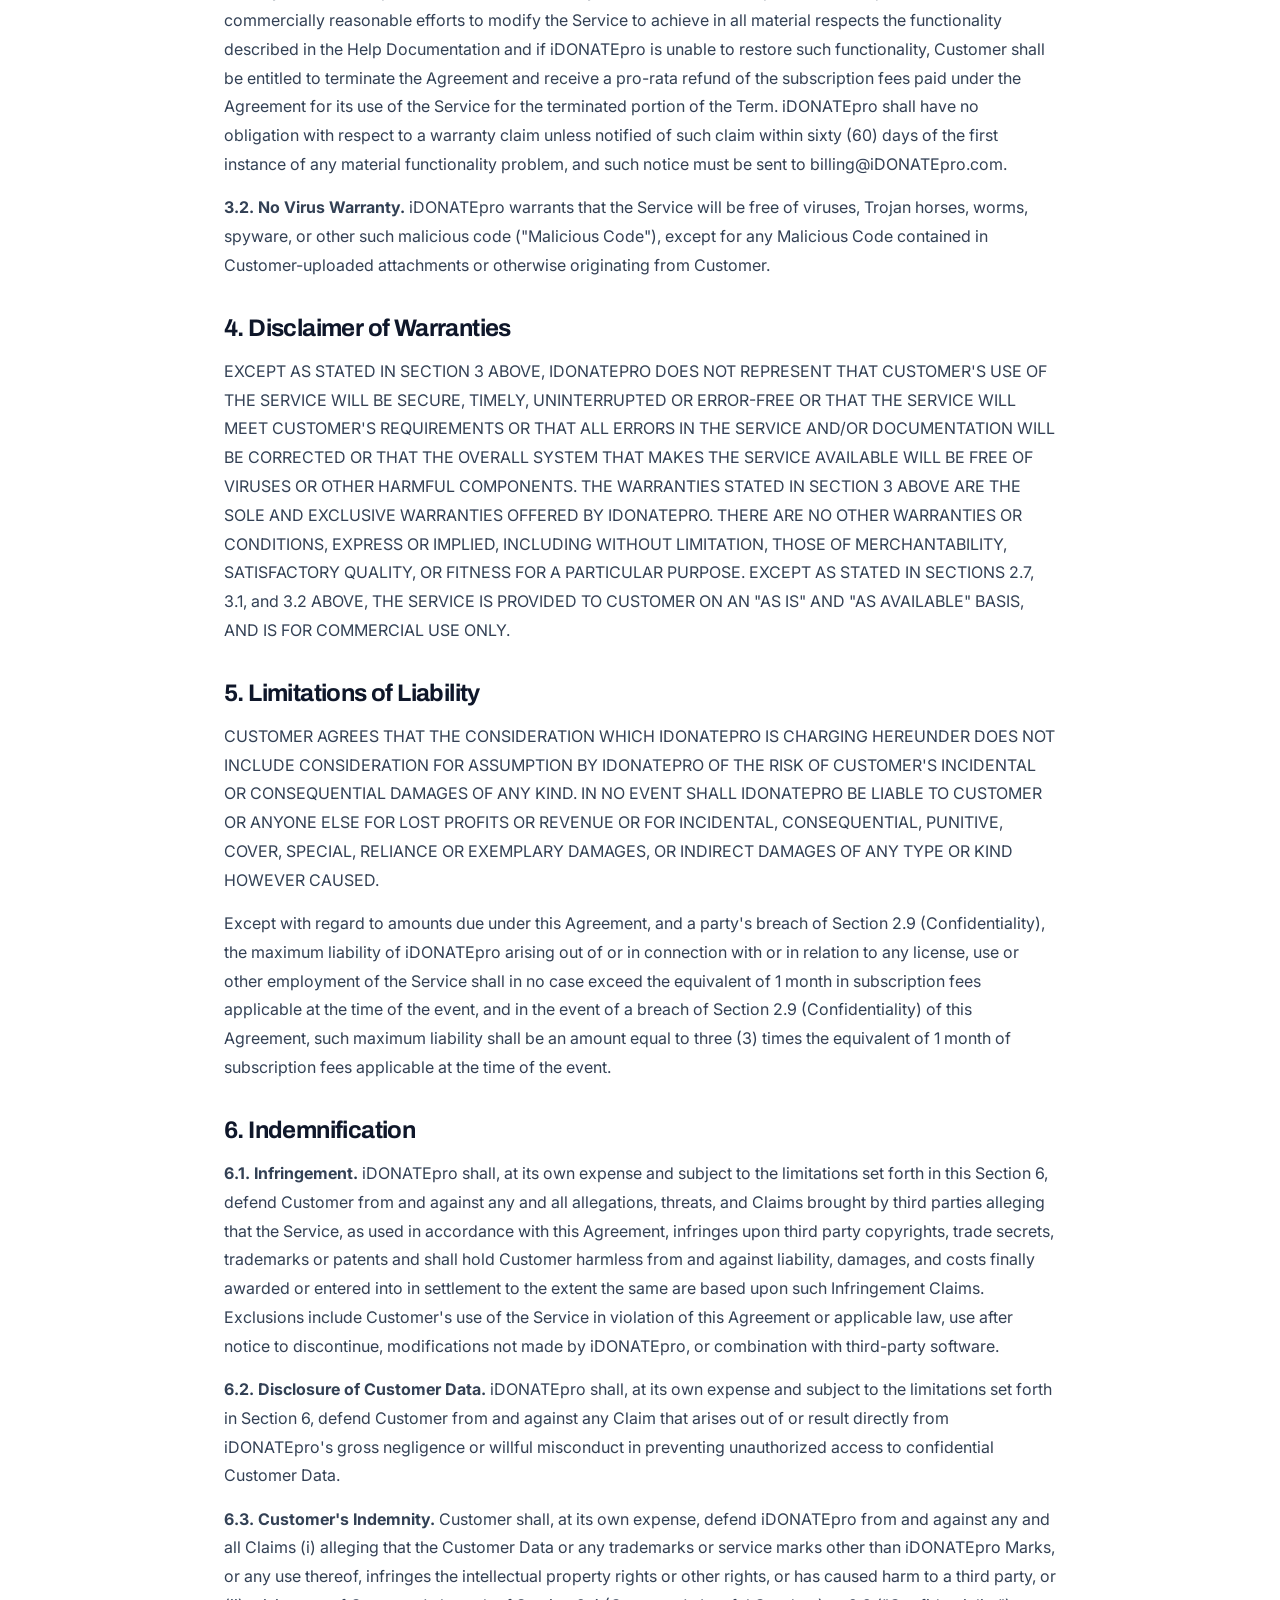
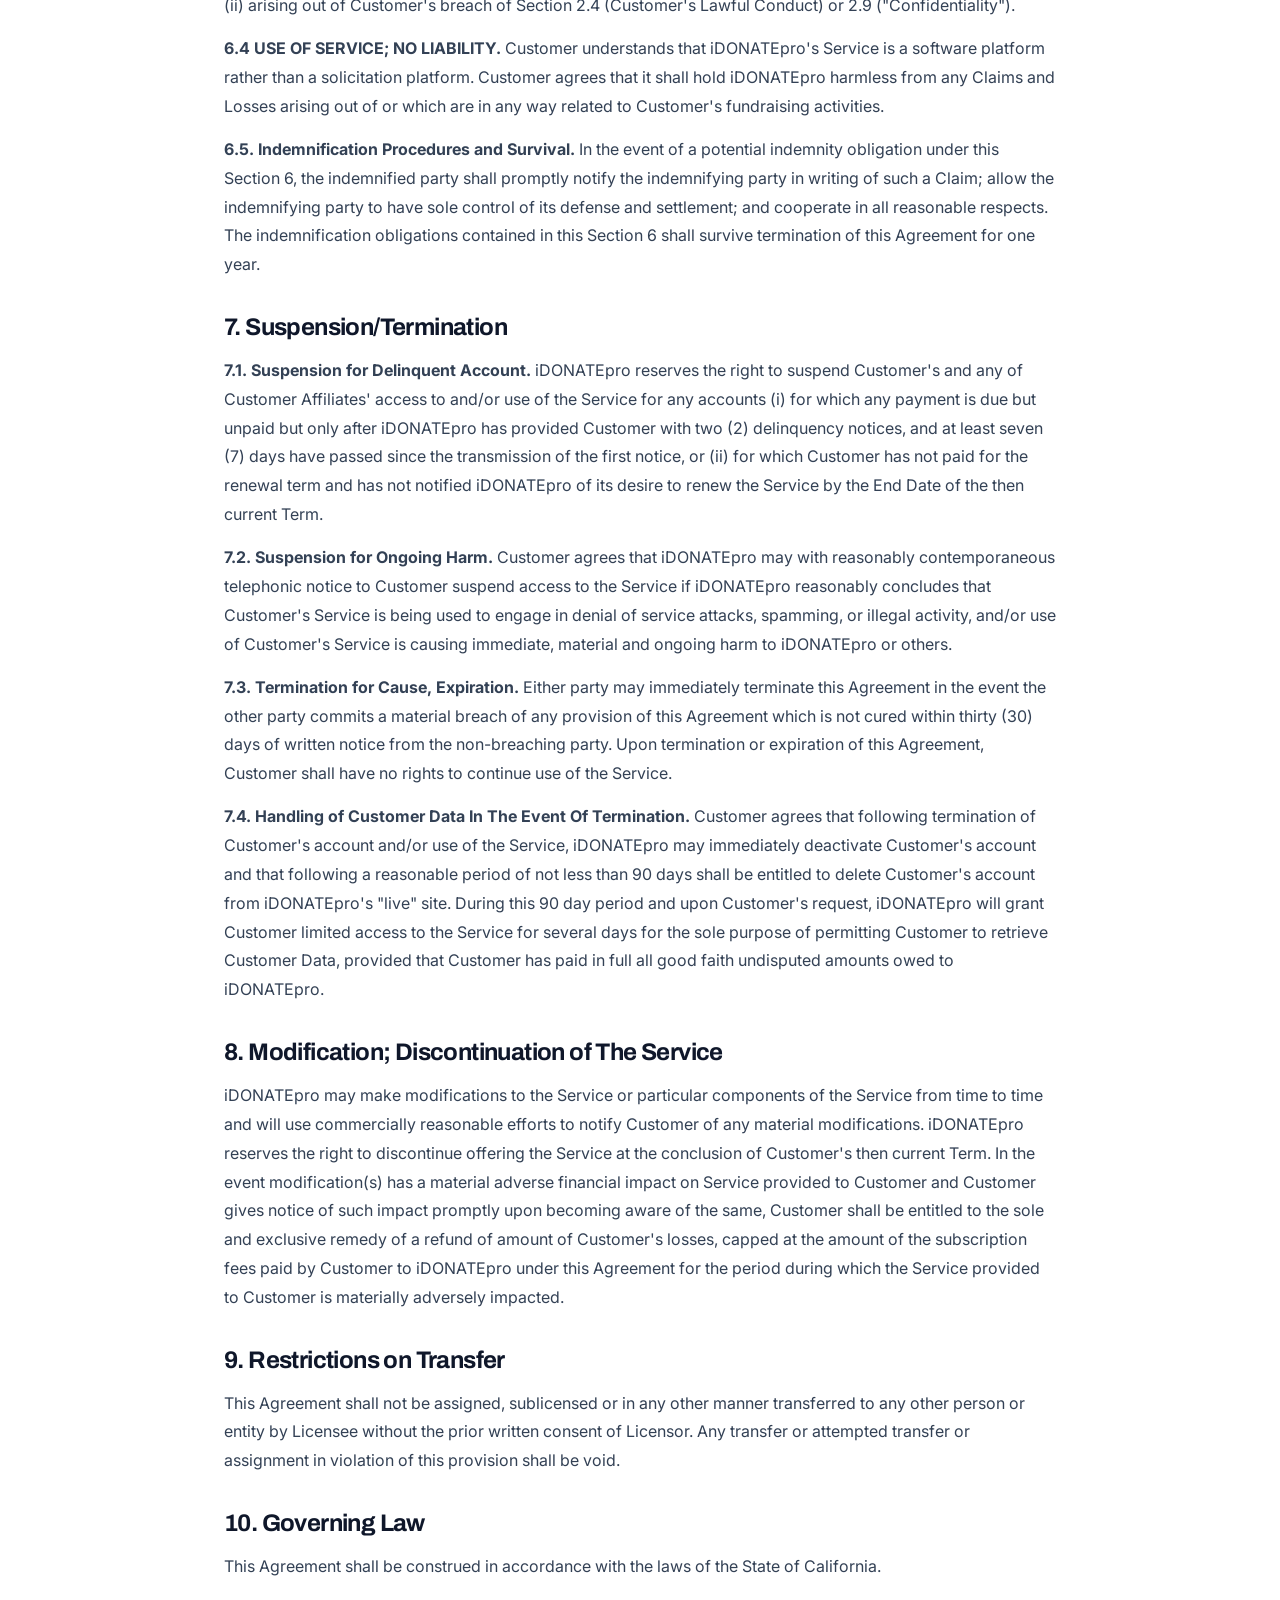
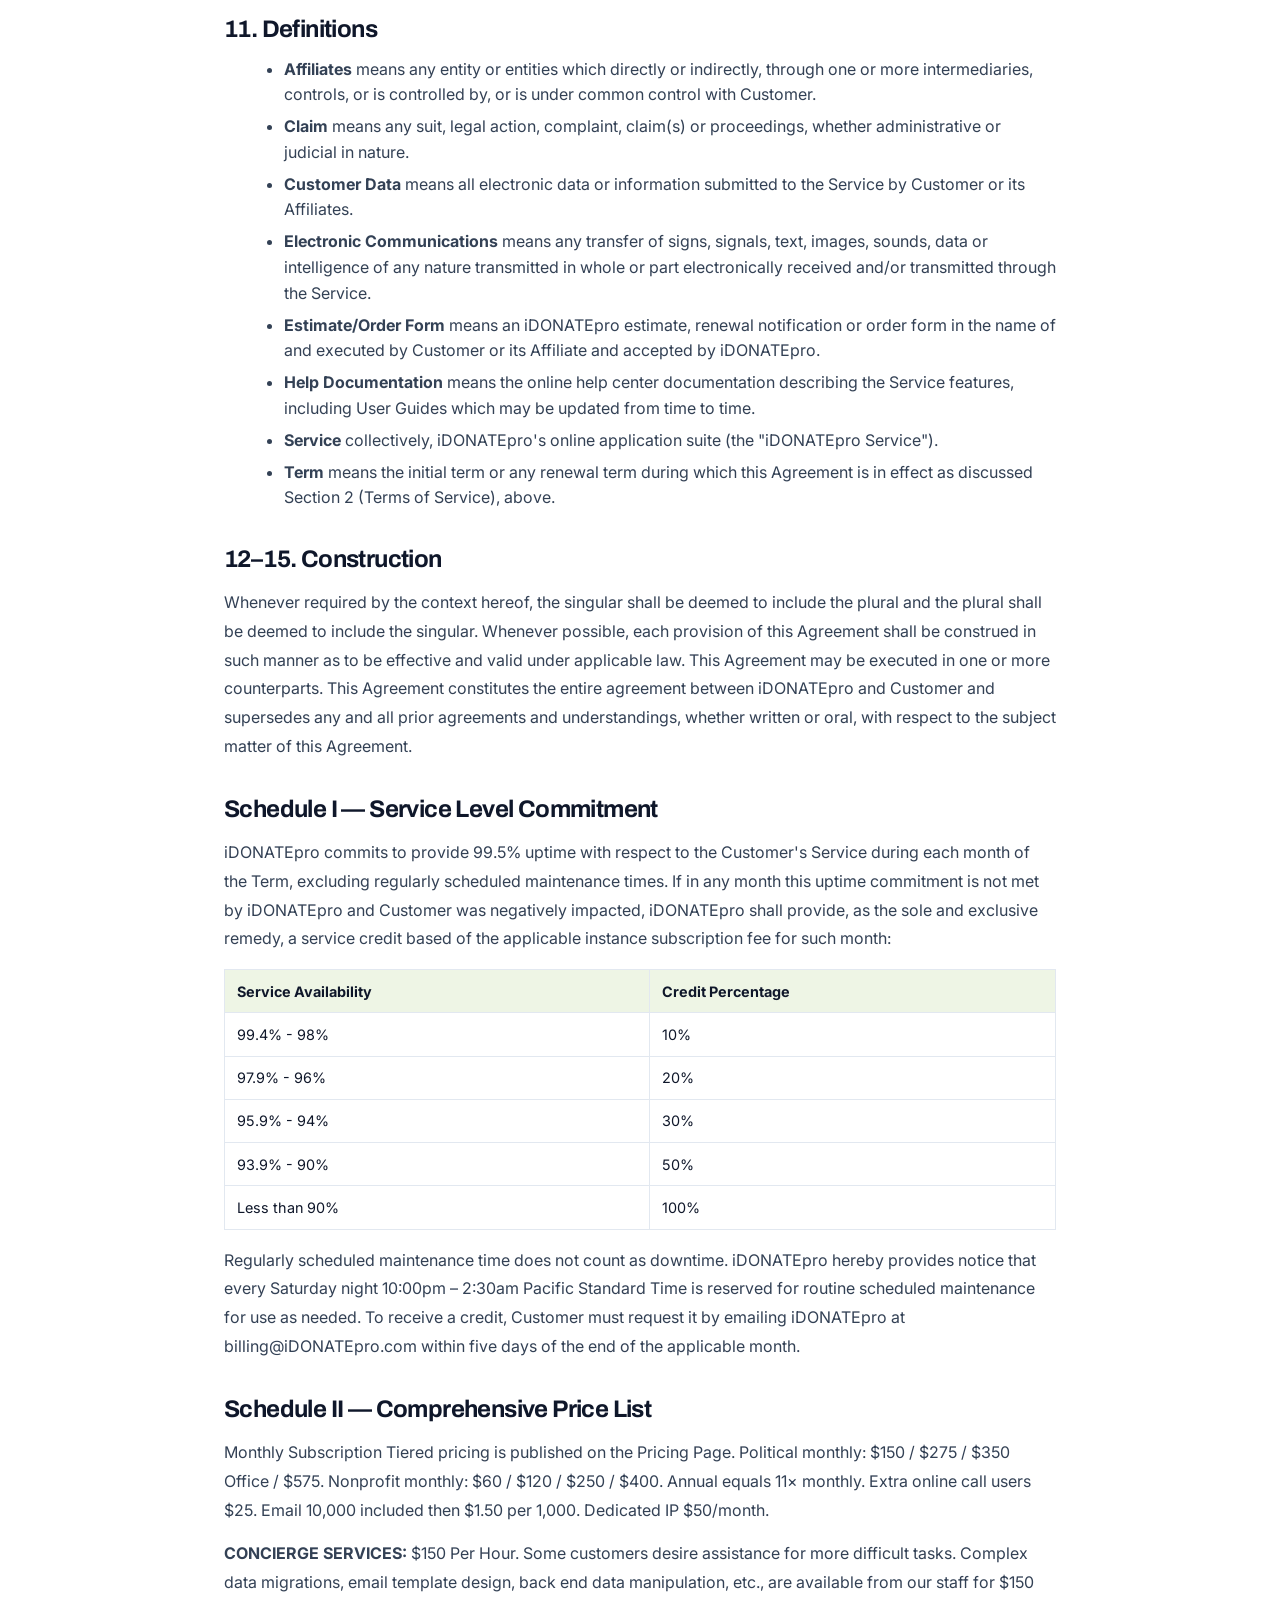
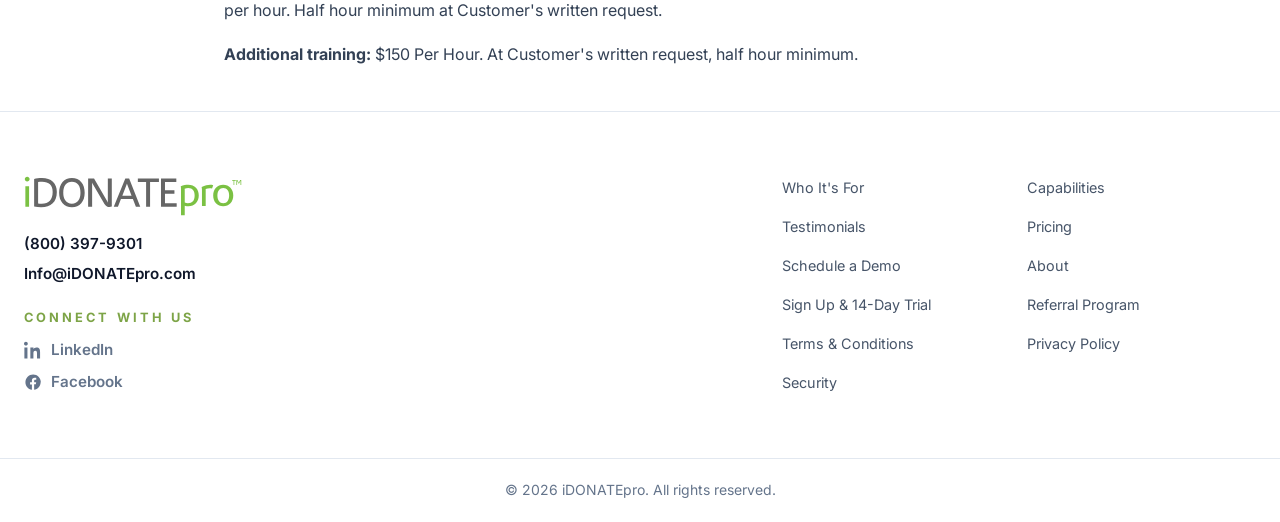
<file: terms-and-conditions/index.html>
<!DOCTYPE html>
<html lang="en">
<head>
<meta charset="utf-8">
<meta name="viewport" content="width=device-width, initial-scale=1">
<title>Terms & Conditions | iDONATEpro</title>
<meta name="description" content="CRM software for political fundraisers, campaigns, committees, regional parties, and 501(c) organizations. Book a free demo or start a 14-day trial.">
<meta property="og:type" content="website">
<meta property="og:site_name" content="iDONATEpro">
<meta property="og:title" content="Terms & Conditions | iDONATEpro">
<meta property="og:description" content="CRM software for political fundraisers, campaigns, committees, regional parties, and 501(c) organizations. Book a free demo or start a 14-day trial.">
<meta property="og:url" content="https://idonatepro.github.io/terms-and-conditions/">
<meta property="og:image" content="https://idonatepro.github.io/img/og-default.jpg">
<meta property="og:image:width" content="1200">
<meta property="og:image:height" content="630">
<meta name="twitter:card" content="summary_large_image">
<meta name="twitter:title" content="Terms & Conditions | iDONATEpro">
<meta name="twitter:description" content="CRM software for political fundraisers, campaigns, committees, regional parties, and 501(c) organizations. Book a free demo or start a 14-day trial.">
<meta name="twitter:image" content="https://idonatepro.github.io/img/og-default.jpg">
<link rel="canonical" href="https://idonatepro.github.io/terms-and-conditions/">
<link rel="icon" href="/favicon.ico">
<link rel="stylesheet" href="/css/site.css?v=291">
</head>
<body>
<header class="site-header">
  <div class="wrap header-inner">
    <a class="logo" href="/"><img src="/idonatepro-logo.svg" alt="iDONATEpro"></a>
    <div class="header-contact">
      <a class="btn btn-contact" href="tel:18003979301">(800) 397-9301</a>
    </div>
    <nav class="desktop-nav" aria-label="Primary">
      <a href="/capabilities/">Capabilities</a>
      <a href="/pricing/">Pricing</a>
    </nav>
    <div class="header-actions">
      <a class="header-pricing" href="/pricing/">Pricing</a>
      <div class="dropdown" data-dropdown>
        <button class="btn btn-ghost" type="button">Sign In <svg class="chevron" viewBox="0 0 24 24" fill="none" stroke="currentColor" stroke-width="2"><path d="M19.5 8.25 12 15.75 4.5 8.25"/></svg></button>
        <div class="dropdown-menu">
          <a href="https://clients.idonatepro.com" target="_blank" rel="noopener">CRM <small>clients.idonatepro.com</small></a>
          <a href="http://mobile.idonatepro.com" target="_blank" rel="noopener">Online Calls <small>mobile.idonatepro.com</small></a>
        </div>
      </div>
      <a class="btn btn-outline hide-sm" href="/signup/">Sign Up &amp; Free Trial</a>
      <a class="btn btn-solid hide-sm" href="/#contact">Schedule a Demo</a>
      <button class="icon-btn" data-menu aria-label="Toggle menu"><svg width="20" height="20" viewBox="0 0 24 24" fill="none" stroke="currentColor" stroke-width="2"><path d="M3.75 6.75h16.5M3.75 12h16.5m-16.5 5.25h16.5"/></svg></button>
    </div>
  </div>
  <div class="mobile-panel" data-mobile-panel>
    <a href="/capabilities/">Capabilities</a>
    <a href="/pricing/">Pricing</a>
    <a href="/referral-program/">Referral Program</a>
    <a href="/privacy-policy/">Privacy Policy</a>
    <a href="/terms-and-conditions/">Terms &amp; Conditions</a>
    <a href="/security/">Security</a>
    <div class="mobile-ctas">
      <a class="btn btn-outline" href="/signup/">Sign Up &amp; Free Trial</a>
      <a class="btn btn-solid" href="/#contact">Schedule a Demo</a>
    </div>
  </div>
</header>
<main>
<section class="page-hero bg-white">
  <div class="wrap prose">
    <p class="kicker" style="margin-top:1rem">Terms &amp; Conditions</p>
    <h1>iDONATEpro Terms and Conditions</h1>
    <p>This Agreement is entered into between iDONATEpro, having its principal place of business at 2033 San Elijo Avenue #203, Cardiff by the Sea, CA 92007, and Customer.</p>
    <p><strong>1. ATTENTION!</strong> THE FOLLOWING TERMS AND CONDITIONS OF THE iDONATEpro TERMS AND CONDITIONS AGREEMENT (the "Agreement") WILL BE LEGALLY BINDING ON CUSTOMER UPON EXECUTION OF THE Agreement. CUSTOMER SHOULD CAREFULLY READ THE FOLLOWING TERMS AND CONDITIONS BEFORE EXECUTING THE AGREEMENT.</p>
    <p><strong>2. Terms and Conditions.</strong> Customer acknowledges and agrees to the following terms and conditions of service, which together with the terms of the iDONATEpro Service Level Commitment Agreement and Comprehensive Price List (attached hereto and incorporated herein as "Schedule I" and "Schedule II", respectively, by reference), are entered into between Customer and iDONATEpro and shall govern Customer's access and use of the Service. Capitalized terms not otherwise defined herein shall have the meaning given to them in Section 11 (Definitions) below. In addition, Customer agrees that unless explicitly stated otherwise, any new features that augment or enhance the Service, and/or any new service(s) subsequently procured by the Customer after executing this Agreement will be subject to this Agreement.</p>
    <p>Either party may terminate this Agreement with a thirty (30) day written notice.</p>
    <p><strong>No Obligation 30 day terms.</strong> Access to iDONATEpro is on a no-obligation 30 day basis. There are no termination or exit fees of any kind. Easily add or remove Users month by month, as needed. Unless sooner terminated pursuant to the terms of this Agreement, the rules in this Agreement (i.e. confidentiality, lawful conduct, security etc.) shall apply for a term of One (1) year from its Effective Date as set forth above and shall automatically renew each year for additional One (1) year period unless either party provides the other with written notice of its desire not to renew at least Thirty (30) days' prior to the date on which automatic renewal would otherwise occur.</p>
    <h2>2.1. Customer Must Have Internet Access</h2>
    <p>Customer understands that a DSL, cable or another high speed Internet connection is required for proper transmission of the Service. Customer is responsible for procuring and maintaining the network connections that connect the Customer network to the Service, including, but not limited to, "browser" software that supports protocol used by iDONATEpro, including Secure Socket Layer (SSL) protocol or other protocols accepted by iDONATEpro. Customer agrees to follow logon procedures for services that support such protocols.</p>
    <h2>2.2. Accuracy of Customer's Contact Information</h2>
    <p>Customer shall provide accurate, current and complete information on Customer's legal business name, address, email address, and phone number, and maintain and promptly update this information if it should change.</p>
    <h2>2.3. Users: Passwords, Access, And Notification</h2>
    <p>Customer shall authorize one or more of its employees or agents to access iDONATEpro. Each individual who Customer authorizes to access iDONATEpro is a "User" for purposes of this Agreement. iDONATEpro shall provide access to each User and Each User is only permitted to be logged in to iDONATEpro on a single device at any particular time. User login information is solely for designated Users and cannot be shared or used by more than one User, but any User login may be reassigned to another User as needed. Customer is responsible for the integrity and confidentiality of User's password and username and Customer will also be responsible for all Electronic Communications, including those containing business information, account registration, account holder information, financial information, Customer Data, and all other data of any kind contained within emails or otherwise entered electronically through the Service or under Customer's account. iDONATEpro will act as though any Electronic Communications it receives under Customer's passwords, user name, and/or account number will have been sent by Customer. Customer shall use commercially reasonable efforts to prevent unauthorized access to or use of the Service and shall promptly notify iDONATEpro of any unauthorized access or use of the Service and any loss or theft or unauthorized use of any User's password or name and/or Service account numbers.</p>
    <h2>2.4. Customer's Lawful Conduct</h2>
    <p>The Service allows Customer to send Electronic Communications ("Emails") directly to third parties and to iDONATEpro. Customer shall comply with all applicable local, state, federal, and foreign laws, treaties, regulations, and conventions in connection with its use of the Service, including without limitation those related to privacy, electronic communications and anti-spam legislation. Customer will not send any Emails from the Service that are unlawful, harassing, libelous, defamatory or threatening, or that involve any of the following practices:</p>
    <ul>
      <li>Using non-permission based Email lists (i.e., lists in which each recipient has not explicitly granted permission to receive Emails from Customer by affirmatively opting-in to receive those Emails).</li>
      <li>Using purchased or rented Email lists.</li>
      <li>Using third party email addresses, domain names, or mail servers without proper permission.</li>
      <li>Sending Emails to non-specific addresses (e.g., webmaster@domain.com or info@domain.com).</li>
      <li>Sending Emails that result in a significant number of spam or unsolicited commercial email ("UCE") complaints (even if the Emails themselves are not actually spam or UCE).</li>
      <li>Failing to include a working "unsubscribe" link in each Email that allows the recipient to remove themselves from Customer's mailing list.</li>
      <li>Failing to comply with any request from a recipient to be removed from Customer's mailing list within 10 days of receipt of the request.</li>
      <li>Failing to include in each Email a link to the then-current Privacy Policy applicable to that Email.</li>
      <li>Disguising the origin or subject matter of any Email or falsifying or manipulating the originating email address, subject line, headers, or transmission path information for any Email.</li>
      <li>Failing to include in each Email Customer's valid physical mailing address or a link to that information.</li>
    </ul>
    <p>No part of the Service may be copied, reproduced, distributed, republished, displayed, posted or transmitted in any form or by any means. Customer agrees not to access the Service by any means other than through the interfaces that are provided by iDONATEpro. Customer shall not do any "mirroring" or "framing" of any part of the Service, or create Internet links to the Service which include log-in information, user names, passwords, and/or secure cookies. Customer will not in any way express or imply that any opinions contained in Customer's Electronic Communications are endorsed by iDONATEpro. Customer shall ensure that all access and use of the Service by Users is in accordance with the terms and conditions of this Agreement, including but not limited to those Users that are contractors and agents, and Customer's Affiliates. Any action or breach by any of such contractors, agents or Affiliates shall be deemed an action or breach by Customer.</p>
    <h2>2.5. Third Party Web Sites, Products and Services</h2>
    <p>iDONATEpro may offer certain Third Party Services or Data for sale. Any procurement by Customer of any Third Party Applications or services is solely between Customer and the applicable third party provider. No procurement of such Third Party Applications or services is required to use the Service.</p>
    <h2>2.6. Security; Transmission and Storage of Data</h2>
    <p>iDONATEpro understands the sensitive nature of Customer's data. To that end, iDONATEpro shall maintain reasonable administrative, physical and technical safeguards to protect the confidentiality and integrity of Customer Data. iDONATEpro will ensure that all Customer Communications over networks and servers owned and operated exclusively by iDONATEpro are encrypted and secure using SSL and other network and server technologies.</p>
    <p>Customer understands that the technical processing and transmission of Customer's Electronic Communications is fundamentally necessary to use of the Service. Customer expressly consents to iDONATEpro's interception and storage of Electronic Communications and/or Customer Data, and Customer acknowledges and understands that Customer's Electronic Communications will involve transmission over the Internet, and over various networks, only part of which may be owned and/or operated by iDONATEpro. Customer further acknowledges and understands that Electronic Communications may be accessed by unauthorized parties when communicated across the Internet, network communications facilities, telephone or other electronic means. Customer agrees and understands that iDONATEpro is not responsible for any Electronic Communications and/or Customer Data which are delayed, lost, altered, intercepted or stored during the transmission of any data whatsoever across networks not exclusively owned and/or operated by iDONATEpro, including, but not limited to, the Internet and Customer's local network.</p>
    <h2>2.7. Service Level</h2>
    <p>During the Term of this Agreement the iDONATEpro Service offerings will meet the service level specified in the "Service Level Commitment" listed on Schedule I. If the applicable Service fails to achieve the service level, then Customer will be entitled, as its sole and exclusive remedy, to a credit for the applicable Service in accordance with the terms set forth in the Service Level Commitment.</p>
    <h2>2.8. iDONATEpro's Support</h2>
    <p>As part of the Service, iDONATEpro will provide Customer with Help Documentation and other online resources to assist Customer in its use of the Service. iDONATEpro also offers optional and "for fee" training classes, professional services consultation and support services.</p>
    <h2>2.9. Confidentiality</h2>
    <p>For purposes of this Agreement, "Confidential Information" shall include the terms of this Agreement, Customer Data, each party's proprietary technology, business processes and technical product information, designs, issues, all communication between the parties regarding the Service and any information that is clearly identified in writing at the time of disclosure as confidential. Notwithstanding the foregoing, Confidential Information shall not include information which: (1) is known publicly; (2) is generally known in the industry before disclosure; (3) has become known publicly, without fault of the Receiving Party; (4) the Receiving Party becomes aware of from a third party not bound by non-disclosure obligations to the Disclosing Party and with the lawful right to disclose such information to the Receiving Party; or (5) is aggregate data regarding use of iDONATEpro's products and services that does not contain any personally identifiable or Customer-specific information.</p>
    <p>While specific terms of the Agreement shall not be disclosed except as delineated above, the existence of an Agreement may be disclosed and Customer hereby permits iDONATEpro to disclose that Customer is a client/subscriber for advertising and/or marketing purposes. Each party agrees: (a) to keep confidential all Confidential Information; (b) not to use or disclose Confidential Information except to the extent necessary to perform its obligations or exercise rights under this Agreement or as directed by Customer; (c) to protect the confidentiality thereof in the same manner as it protects the confidentiality of similar information and data of its own (at all times exercising at least a reasonable degree of care in the protection of such Confidential Information) and to make Confidential Information available to authorized persons only on a "need to know" basis. Either party may disclose Confidential Information on a need to know basis to its contractors and service providers who have executed written agreements requiring them to maintain such information in strict confidence. Notwithstanding the foregoing, this Section will not prohibit the disclosure of Confidential Information to the extent that such disclosure is required by law or order of a court or other governmental authority or regulation. When disclosure is compelled by law, the disclosing party shall provide written notice to the other party before the disclosure is made.</p>
    <h2>2.10. Ownership, Backup and Retention of Customer Data</h2>
    <p>As between iDONATEpro and Customer, all title and intellectual property rights in and to the Customer Data is owned exclusively by Customer. Customer acknowledges and agrees that in connection with Service, iDONATEpro as part of its standard Service offering makes daily backup copies of the Customer Data in Customer's account and stores and maintains such data for a period of time consistent with iDONATEpro standard business processes, which period shall not be less than 90 days.</p>
    <h2>2.11. iDONATEpro's Intellectual Property Rights</h2>
    <p>Customer agrees that all rights, title and interest in and to all intellectual property rights in the Service including but not limited to operations, applications, processes, systems, design, coding, content, hardware designs, algorithms, software (in source and object forms), user interface designs, architecture, materials, class libraries, know-how, trade secrets, and any other related rights, are owned exclusively by iDONATEpro. Except as provided in this Agreement, the license granted to Customer does not convey any rights in the Service, express or implied, or ownership in the Service or any intellectual property rights directly or indirectly related thereto. In addition, iDONATEpro shall have a royalty-free, worldwide, transferable, sub-licensable, irrevocable, and perpetual license to use or incorporate into the Service any suggestions, enhancement requests, recommendations or other feedback provided by Customer. Any rights not expressly granted herein are reserved by iDONATEpro. iDONATEpro marks, logos and product and service names are marks of iDONATEpro (the "iDONATEpro Marks"). Customer agrees not to display or use the iDONATEpro Marks in any manner without iDONATEpro's express prior written permission.</p>
    <h2>2.12. Dispute Resolution; BINDING ARBITRATION</h2>
    <p>The parties agree that in the event any Claims, disputes, or controversies (collectively "Issues") of any kind arise which relate to this Agreement, they or their authorized representatives shall first meet (or confer by telephone) in good faith and in an effort to resolve the same within fourteen (14) business days after which written notice of the Issue is provided to the other party.</p>
    <p>In the event a resolution of the Issue cannot be reached within fourteen (14) business days, it shall be decided by arbitration pursuant to the Commercial Arbitration Rules of the American Arbitration Association currently in effect and in accordance with Title 9 of the United States Code, unless the parties expressly agree otherwise in writing. Notice of the demand for arbitration must be provided, in writing, to the other party and must be made within one hundred twenty (120) days after the dispute has arisen. Arbitration will be initiated and conducted in San Diego, California. The language of the arbitration shall be English. The arbitrators will be bound to adjudicate all disputes in accordance with the laws of the State of California. The award rendered by the arbitrators will be in writing with written findings of fact and shall be final and binding on all parties.</p>
    <p>By signing this Agreement, the parties acknowledge that they may otherwise have a right or opportunity to litigate disputes through a court, but that they prefer to resolve any and all disputes through arbitration. The parties acknowledge that they are waiving their right to jury trial by consenting to binding arbitration. This Section 2.12 shall not apply to indemnification or defense procedures pursuant to Section 6 (Indemnification).</p>
    <h2>2.13. Non-Arbitration Forum; Venue</h2>
    <p>For ancillary proceedings not inconsistent with Section 2.12, or in the event that a challenge to the jurisdiction of the arbitrator is sustained, the parties irrevocably and unconditionally submit to the exclusive jurisdiction of the courts of the State of California located in San Diego County or in the United States District Court for the Central District of California.</p>
    <h2>2.14. Waiver of Jury Trial and Class Suit</h2>
    <p>Customer acknowledges and understands that, with respect to any dispute with us, our affiliates, employees, officers, directors and members relating to or arising from your use of the Site or this Agreement that CUSTOMER IS GIVING UP THE RIGHT TO HAVE A TRIAL BY JURY AND GIVING UP THE RIGHT TO SERVE AS A REPRESENTATIVE, AS A PRIVATE ATTORNEY GENERAL, OR IN ANY OTHER REPRESENTATIVE CAPACITY, OR TO PARTICIPATE AS A MEMBER OF A CLASS OF CLAIMANTS, IN ANY LAWSUIT INVOLVING SUCH DISPUTE.</p>
    <h2>3. Warranties</h2>
    <p><strong>3.1. Warranty of Functionality.</strong> iDONATEpro warrants that (i) the Service will achieve in all material respects the functionality described in the Help Documentation applicable to the Service procured by Customer, and (ii) such functionality of the Service will not be materially decreased during the Term. Customer's sole and exclusive remedy for iDONATEpro's breach of this warranty shall be that iDONATEpro shall be required to use commercially reasonable efforts to modify the Service to achieve in all material respects the functionality described in the Help Documentation and if iDONATEpro is unable to restore such functionality, Customer shall be entitled to terminate the Agreement and receive a pro-rata refund of the subscription fees paid under the Agreement for its use of the Service for the terminated portion of the Term. iDONATEpro shall have no obligation with respect to a warranty claim unless notified of such claim within sixty (60) days of the first instance of any material functionality problem, and such notice must be sent to billing@iDONATEpro.com.</p>
    <p><strong>3.2. No Virus Warranty.</strong> iDONATEpro warrants that the Service will be free of viruses, Trojan horses, worms, spyware, or other such malicious code ("Malicious Code"), except for any Malicious Code contained in Customer-uploaded attachments or otherwise originating from Customer.</p>
    <h2>4. Disclaimer of Warranties</h2>
    <p>EXCEPT AS STATED IN SECTION 3 ABOVE, IDONATEPRO DOES NOT REPRESENT THAT CUSTOMER'S USE OF THE SERVICE WILL BE SECURE, TIMELY, UNINTERRUPTED OR ERROR-FREE OR THAT THE SERVICE WILL MEET CUSTOMER'S REQUIREMENTS OR THAT ALL ERRORS IN THE SERVICE AND/OR DOCUMENTATION WILL BE CORRECTED OR THAT THE OVERALL SYSTEM THAT MAKES THE SERVICE AVAILABLE WILL BE FREE OF VIRUSES OR OTHER HARMFUL COMPONENTS. THE WARRANTIES STATED IN SECTION 3 ABOVE ARE THE SOLE AND EXCLUSIVE WARRANTIES OFFERED BY IDONATEPRO. THERE ARE NO OTHER WARRANTIES OR CONDITIONS, EXPRESS OR IMPLIED, INCLUDING WITHOUT LIMITATION, THOSE OF MERCHANTABILITY, SATISFACTORY QUALITY, OR FITNESS FOR A PARTICULAR PURPOSE. EXCEPT AS STATED IN SECTIONS 2.7, 3.1, and 3.2 ABOVE, THE SERVICE IS PROVIDED TO CUSTOMER ON AN "AS IS" AND "AS AVAILABLE" BASIS, AND IS FOR COMMERCIAL USE ONLY.</p>
    <h2>5. Limitations of Liability</h2>
    <p>CUSTOMER AGREES THAT THE CONSIDERATION WHICH IDONATEPRO IS CHARGING HEREUNDER DOES NOT INCLUDE CONSIDERATION FOR ASSUMPTION BY IDONATEPRO OF THE RISK OF CUSTOMER'S INCIDENTAL OR CONSEQUENTIAL DAMAGES OF ANY KIND. IN NO EVENT SHALL IDONATEPRO BE LIABLE TO CUSTOMER OR ANYONE ELSE FOR LOST PROFITS OR REVENUE OR FOR INCIDENTAL, CONSEQUENTIAL, PUNITIVE, COVER, SPECIAL, RELIANCE OR EXEMPLARY DAMAGES, OR INDIRECT DAMAGES OF ANY TYPE OR KIND HOWEVER CAUSED.</p>
    <p>Except with regard to amounts due under this Agreement, and a party's breach of Section 2.9 (Confidentiality), the maximum liability of iDONATEpro arising out of or in connection with or in relation to any license, use or other employment of the Service shall in no case exceed the equivalent of 1 month in subscription fees applicable at the time of the event, and in the event of a breach of Section 2.9 (Confidentiality) of this Agreement, such maximum liability shall be an amount equal to three (3) times the equivalent of 1 month of subscription fees applicable at the time of the event.</p>
    <h2>6. Indemnification</h2>
    <p><strong>6.1. Infringement.</strong> iDONATEpro shall, at its own expense and subject to the limitations set forth in this Section 6, defend Customer from and against any and all allegations, threats, and Claims brought by third parties alleging that the Service, as used in accordance with this Agreement, infringes upon third party copyrights, trade secrets, trademarks or patents and shall hold Customer harmless from and against liability, damages, and costs finally awarded or entered into in settlement to the extent the same are based upon such Infringement Claims. Exclusions include Customer's use of the Service in violation of this Agreement or applicable law, use after notice to discontinue, modifications not made by iDONATEpro, or combination with third-party software.</p>
    <p><strong>6.2. Disclosure of Customer Data.</strong> iDONATEpro shall, at its own expense and subject to the limitations set forth in Section 6, defend Customer from and against any Claim that arises out of or result directly from iDONATEpro's gross negligence or willful misconduct in preventing unauthorized access to confidential Customer Data.</p>
    <p><strong>6.3. Customer's Indemnity.</strong> Customer shall, at its own expense, defend iDONATEpro from and against any and all Claims (i) alleging that the Customer Data or any trademarks or service marks other than iDONATEpro Marks, or any use thereof, infringes the intellectual property rights or other rights, or has caused harm to a third party, or (ii) arising out of Customer's breach of Section 2.4 (Customer's Lawful Conduct) or 2.9 ("Confidentiality").</p>
    <p><strong>6.4 USE OF SERVICE; NO LIABILITY.</strong> Customer understands that iDONATEpro's Service is a software platform rather than a solicitation platform. Customer agrees that it shall hold iDONATEpro harmless from any Claims and Losses arising out of or which are in any way related to Customer's fundraising activities.</p>
    <p><strong>6.5. Indemnification Procedures and Survival.</strong> In the event of a potential indemnity obligation under this Section 6, the indemnified party shall promptly notify the indemnifying party in writing of such a Claim; allow the indemnifying party to have sole control of its defense and settlement; and cooperate in all reasonable respects. The indemnification obligations contained in this Section 6 shall survive termination of this Agreement for one year.</p>
    <h2>7. Suspension/Termination</h2>
    <p><strong>7.1. Suspension for Delinquent Account.</strong> iDONATEpro reserves the right to suspend Customer's and any of Customer Affiliates' access to and/or use of the Service for any accounts (i) for which any payment is due but unpaid but only after iDONATEpro has provided Customer with two (2) delinquency notices, and at least seven (7) days have passed since the transmission of the first notice, or (ii) for which Customer has not paid for the renewal term and has not notified iDONATEpro of its desire to renew the Service by the End Date of the then current Term.</p>
    <p><strong>7.2. Suspension for Ongoing Harm.</strong> Customer agrees that iDONATEpro may with reasonably contemporaneous telephonic notice to Customer suspend access to the Service if iDONATEpro reasonably concludes that Customer's Service is being used to engage in denial of service attacks, spamming, or illegal activity, and/or use of Customer's Service is causing immediate, material and ongoing harm to iDONATEpro or others.</p>
    <p><strong>7.3. Termination for Cause, Expiration.</strong> Either party may immediately terminate this Agreement in the event the other party commits a material breach of any provision of this Agreement which is not cured within thirty (30) days of written notice from the non-breaching party. Upon termination or expiration of this Agreement, Customer shall have no rights to continue use of the Service.</p>
    <p><strong>7.4. Handling of Customer Data In The Event Of Termination.</strong> Customer agrees that following termination of Customer's account and/or use of the Service, iDONATEpro may immediately deactivate Customer's account and that following a reasonable period of not less than 90 days shall be entitled to delete Customer's account from iDONATEpro's "live" site. During this 90 day period and upon Customer's request, iDONATEpro will grant Customer limited access to the Service for several days for the sole purpose of permitting Customer to retrieve Customer Data, provided that Customer has paid in full all good faith undisputed amounts owed to iDONATEpro.</p>
    <h2>8. Modification; Discontinuation of The Service</h2>
    <p>iDONATEpro may make modifications to the Service or particular components of the Service from time to time and will use commercially reasonable efforts to notify Customer of any material modifications. iDONATEpro reserves the right to discontinue offering the Service at the conclusion of Customer's then current Term. In the event modification(s) has a material adverse financial impact on Service provided to Customer and Customer gives notice of such impact promptly upon becoming aware of the same, Customer shall be entitled to the sole and exclusive remedy of a refund of amount of Customer's losses, capped at the amount of the subscription fees paid by Customer to iDONATEpro under this Agreement for the period during which the Service provided to Customer is materially adversely impacted.</p>
    <h2>9. Restrictions on Transfer</h2>
    <p>This Agreement shall not be assigned, sublicensed or in any other manner transferred to any other person or entity by Licensee without the prior written consent of Licensor. Any transfer or attempted transfer or assignment in violation of this provision shall be void.</p>
    <h2>10. Governing Law</h2>
    <p>This Agreement shall be construed in accordance with the laws of the State of California.</p>
    <h2>11. Definitions</h2>
    <ul>
      <li><strong>Affiliates</strong> means any entity or entities which directly or indirectly, through one or more intermediaries, controls, or is controlled by, or is under common control with Customer.</li>
      <li><strong>Claim</strong> means any suit, legal action, complaint, claim(s) or proceedings, whether administrative or judicial in nature.</li>
      <li><strong>Customer Data</strong> means all electronic data or information submitted to the Service by Customer or its Affiliates.</li>
      <li><strong>Electronic Communications</strong> means any transfer of signs, signals, text, images, sounds, data or intelligence of any nature transmitted in whole or part electronically received and/or transmitted through the Service.</li>
      <li><strong>Estimate/Order Form</strong> means an iDONATEpro estimate, renewal notification or order form in the name of and executed by Customer or its Affiliate and accepted by iDONATEpro.</li>
      <li><strong>Help Documentation</strong> means the online help center documentation describing the Service features, including User Guides which may be updated from time to time.</li>
      <li><strong>Service</strong> collectively, iDONATEpro's online application suite (the "iDONATEpro Service").</li>
      <li><strong>Term</strong> means the initial term or any renewal term during which this Agreement is in effect as discussed Section 2 (Terms of Service), above.</li>
    </ul>
    <h2>12–15. Construction</h2>
    <p>Whenever required by the context hereof, the singular shall be deemed to include the plural and the plural shall be deemed to include the singular. Whenever possible, each provision of this Agreement shall be construed in such manner as to be effective and valid under applicable law. This Agreement may be executed in one or more counterparts. This Agreement constitutes the entire agreement between iDONATEpro and Customer and supersedes any and all prior agreements and understandings, whether written or oral, with respect to the subject matter of this Agreement.</p>
    <h2>Schedule I — Service Level Commitment</h2>
    <p>iDONATEpro commits to provide 99.5% uptime with respect to the Customer's Service during each month of the Term, excluding regularly scheduled maintenance times. If in any month this uptime commitment is not met by iDONATEpro and Customer was negatively impacted, iDONATEpro shall provide, as the sole and exclusive remedy, a service credit based of the applicable instance subscription fee for such month:</p>
    <table>
      <thead><tr><th>Service Availability</th><th>Credit Percentage</th></tr></thead>
      <tbody>
        <tr><td>99.4% - 98%</td><td>10%</td></tr>
        <tr><td>97.9% - 96%</td><td>20%</td></tr>
        <tr><td>95.9% - 94%</td><td>30%</td></tr>
        <tr><td>93.9% - 90%</td><td>50%</td></tr>
        <tr><td>Less than 90%</td><td>100%</td></tr>
      </tbody>
    </table>
    <p>Regularly scheduled maintenance time does not count as downtime. iDONATEpro hereby provides notice that every Saturday night 10:00pm – 2:30am Pacific Standard Time is reserved for routine scheduled maintenance for use as needed. To receive a credit, Customer must request it by emailing iDONATEpro at billing@iDONATEpro.com within five days of the end of the applicable month.</p>
    <h2>Schedule II — Comprehensive Price List</h2>
    <p>Monthly Subscription Tiered pricing is published on the Pricing Page. Political monthly: $150 / $275 / $350 Office / $575. Nonprofit monthly: $60 / $120 / $250 / $400. Annual equals 11× monthly. Extra online call users $25. Email 10,000 included then $1.50 per 1,000. Dedicated IP $50/month.</p>
    <p><strong>CONCIERGE SERVICES:</strong> $150 Per Hour. Some customers desire assistance for more difficult tasks. Complex data migrations, email template design, back end data manipulation, etc., are available from our staff for $150 per hour. Half hour minimum at Customer's written request.</p>
    <p><strong>Additional training:</strong> $150 Per Hour. At Customer's written request, half hour minimum.</p>
  </div>
</section>
</main><footer class="site-footer">
  <div class="wrap footer-grid">
    <div>
      <img class="footer-logo" src="/idonatepro-logo.svg" alt="iDONATEpro">
      <div class="footer-contact">
        <a href="tel:18003979301">(800) 397-9301</a>
        <a href="mailto:Info@iDONATEpro.com">Info@iDONATEpro.com</a>
      </div>
      <p class="kicker footer-social-kicker">Connect with Us</p>
      <div class="footer-social" aria-label="Social media">
        <a class="social-link" href="https://www.linkedin.com/company/idonatepro" target="_blank" rel="noopener">
          <svg viewBox="0 0 24 24" aria-hidden="true"><path fill="currentColor" d="M4.98 3.5C4.98 4.88 3.86 6 2.5 6S0 4.88 0 3.5 1.12 1 2.5 1s2.48 1.12 2.48 2.5zM.5 8.5h4V23h-4V8.5zM8.5 8.5h3.84v1.98h.05c.53-1.01 1.84-2.08 3.79-2.08 4.05 0 4.8 2.67 4.8 6.14V23h-4v-6.56c0-1.56-.03-3.57-2.18-3.57-2.18 0-2.51 1.7-2.51 3.46V23h-4V8.5z"/></svg>
          <span>LinkedIn</span>
        </a>
        <a class="social-link" href="https://www.facebook.com/iDONATEpro" target="_blank" rel="noopener">
          <svg viewBox="0 0 24 24" aria-hidden="true"><path fill="currentColor" d="M22 12.07C22 6.48 17.52 2 11.93 2S1.86 6.48 1.86 12.07c0 5.02 3.66 9.18 8.44 9.93v-7.03H7.9v-2.9h2.4V9.84c0-2.37 1.41-3.68 3.57-3.68 1.03 0 2.12.18 2.12.18v2.33h-1.2c-1.18 0-1.55.73-1.55 1.48v1.78h2.64l-.42 2.9h-2.22V22c4.78-.75 8.44-4.91 8.44-9.93z"/></svg>
          <span>Facebook</span>
        </a>
      </div>
    </div>
    <div class="footer-links">
      <a href="/who-its-for/">Who It's For</a>
      <a href="/capabilities/">Capabilities</a>
      <a href="/testimonials/">Testimonials</a>
      <a href="/pricing/">Pricing</a>
      <a href="/#contact">Schedule a Demo</a>
      <a href="/about/">About</a>
      <a href="/signup/">Sign Up &amp; 14-Day Trial</a>
      <a href="/referral-program/">Referral Program</a>
      <a href="/terms-and-conditions/">Terms &amp; Conditions</a>
      <a href="/privacy-policy/">Privacy Policy</a>
      <a href="/security/">Security</a>
    </div>
  </div>
  <div class="copyright">&copy; 2026 iDONATEpro. All rights reserved.</div>
</footer>
<script src="/js/site.js?v=81"></script>
</body></html>
</file>
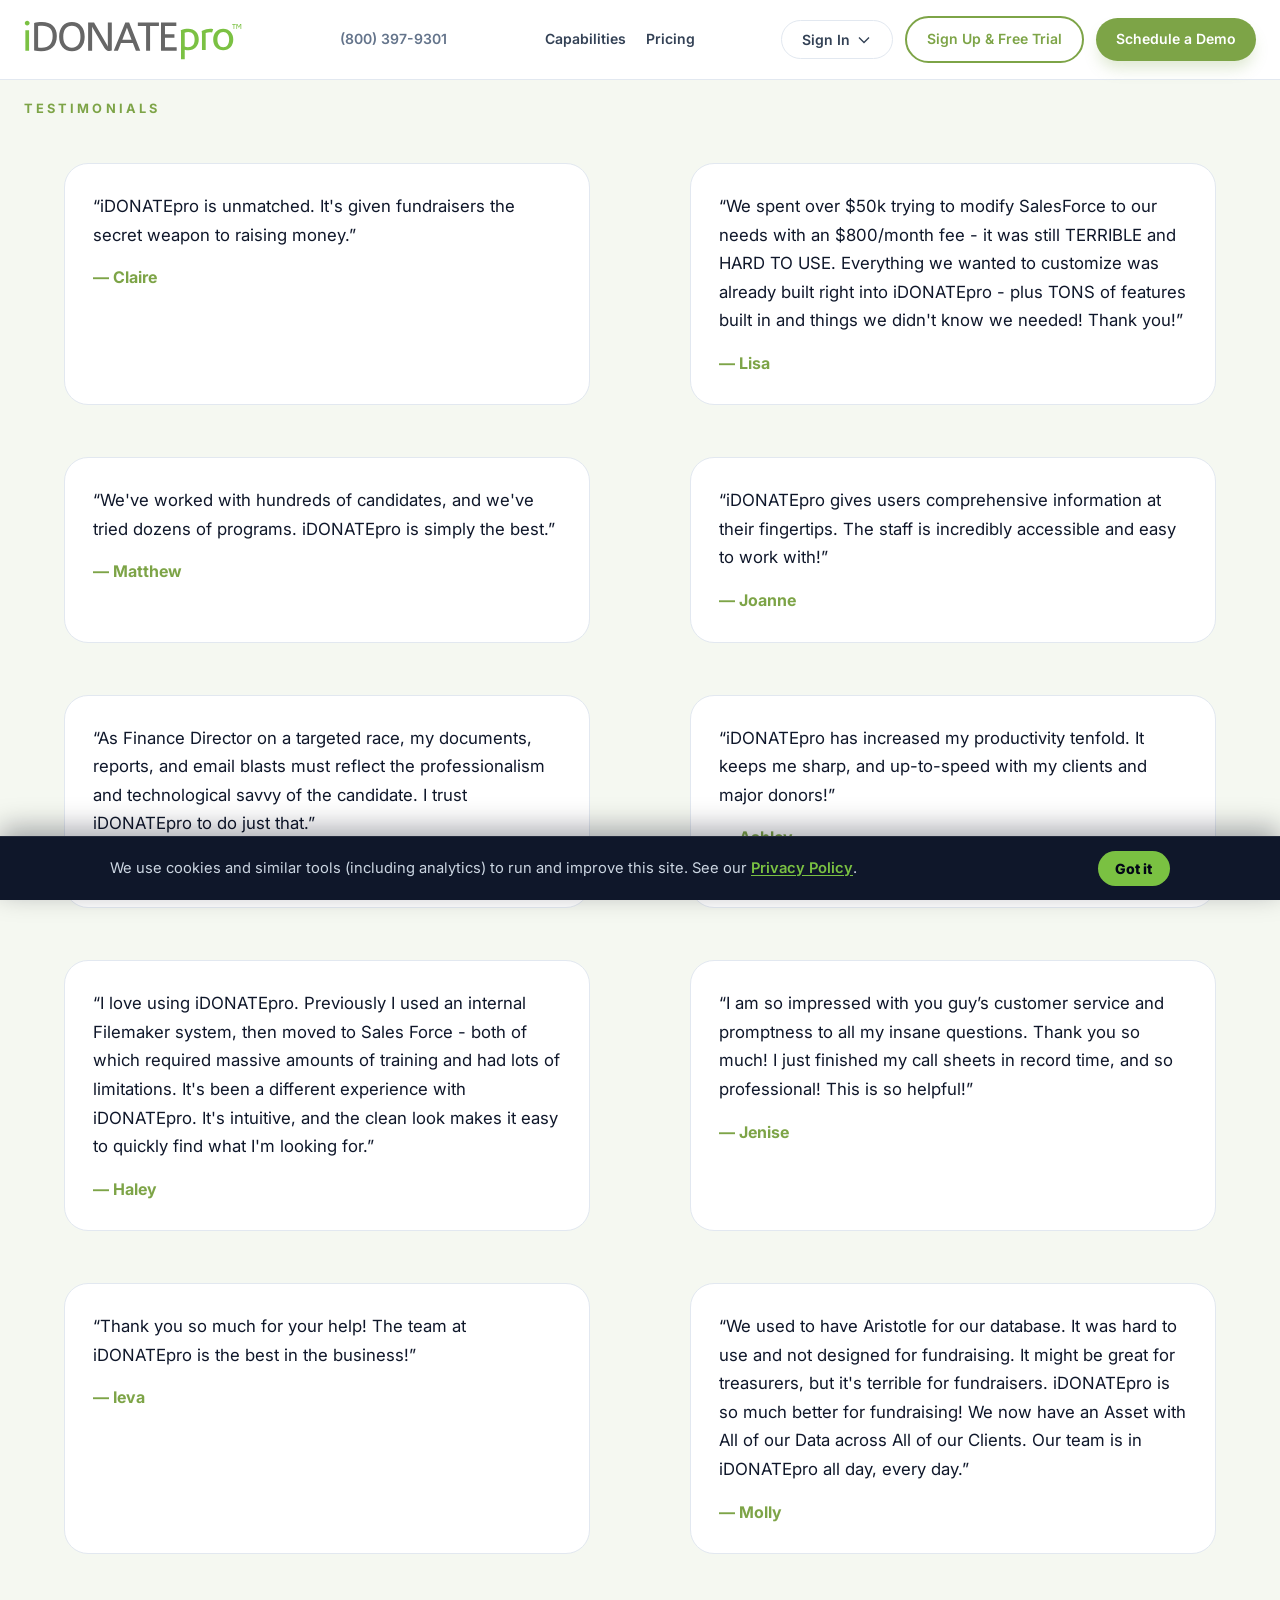
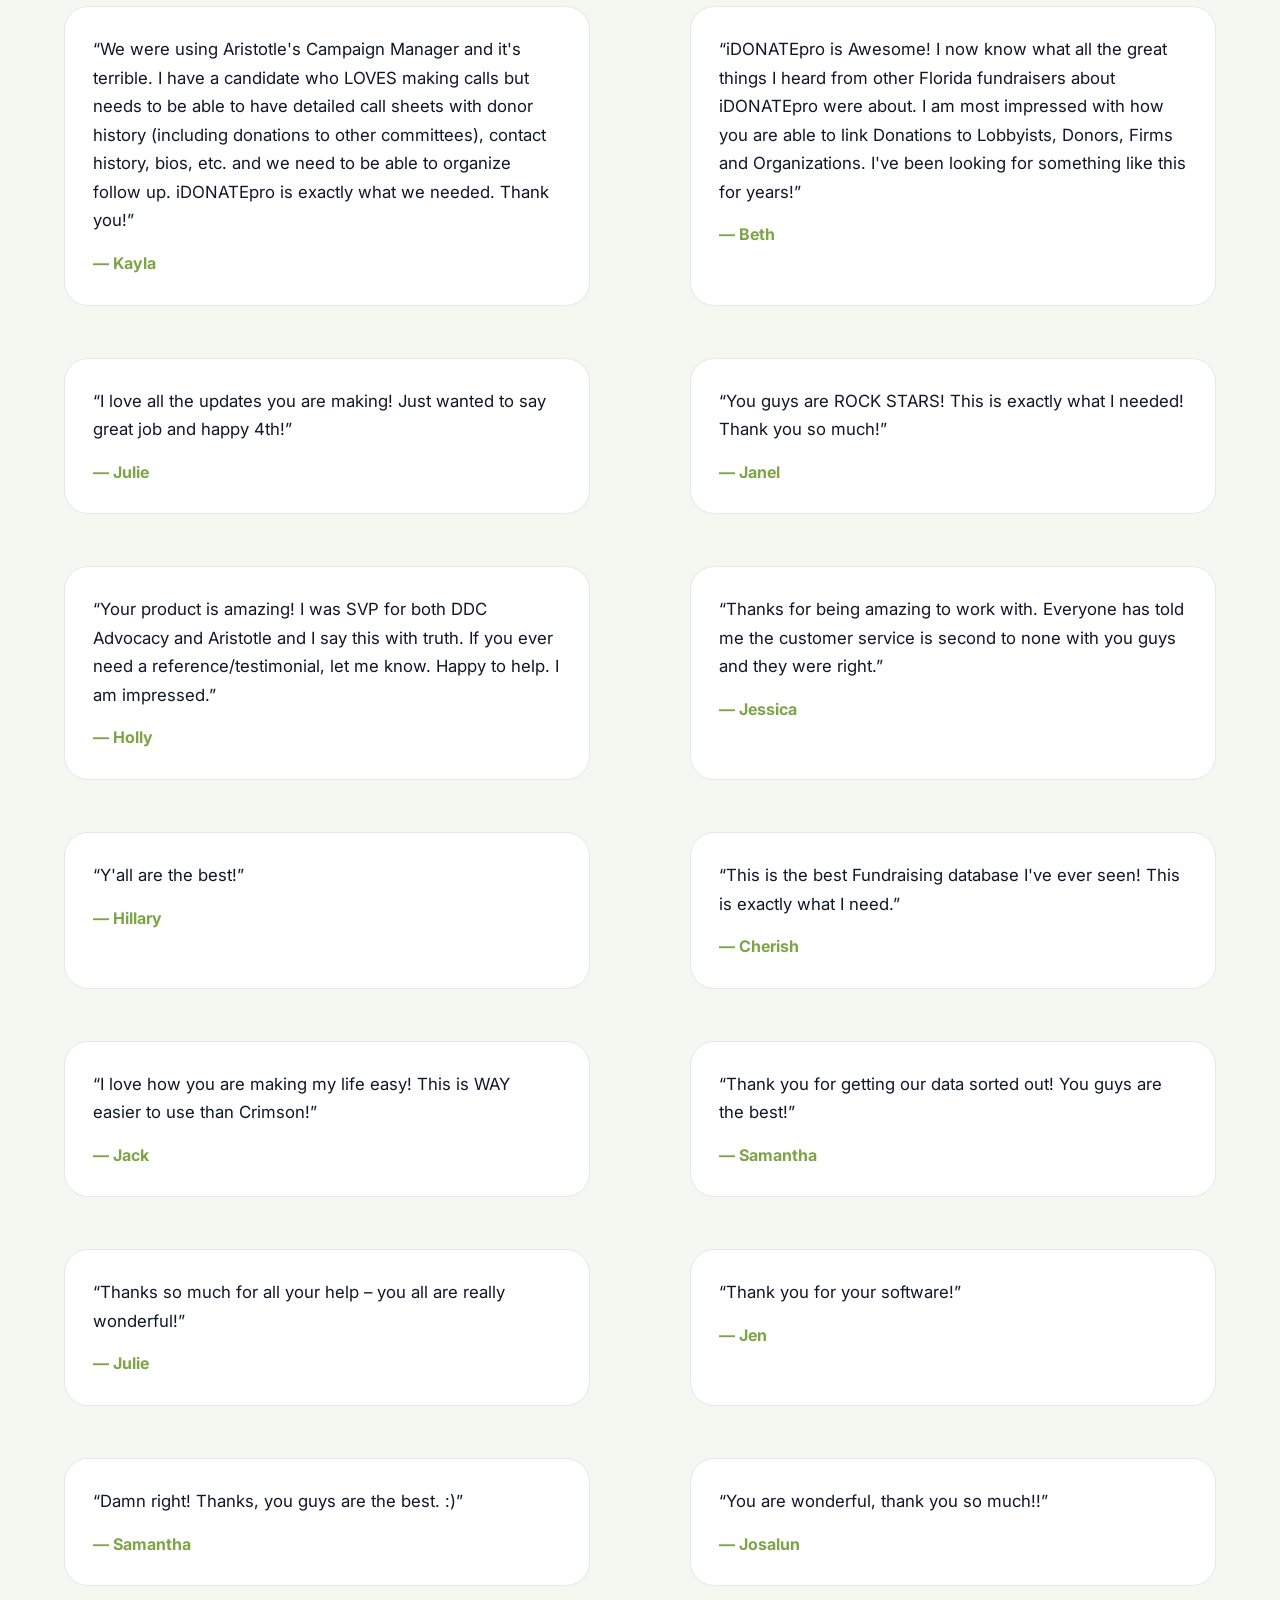
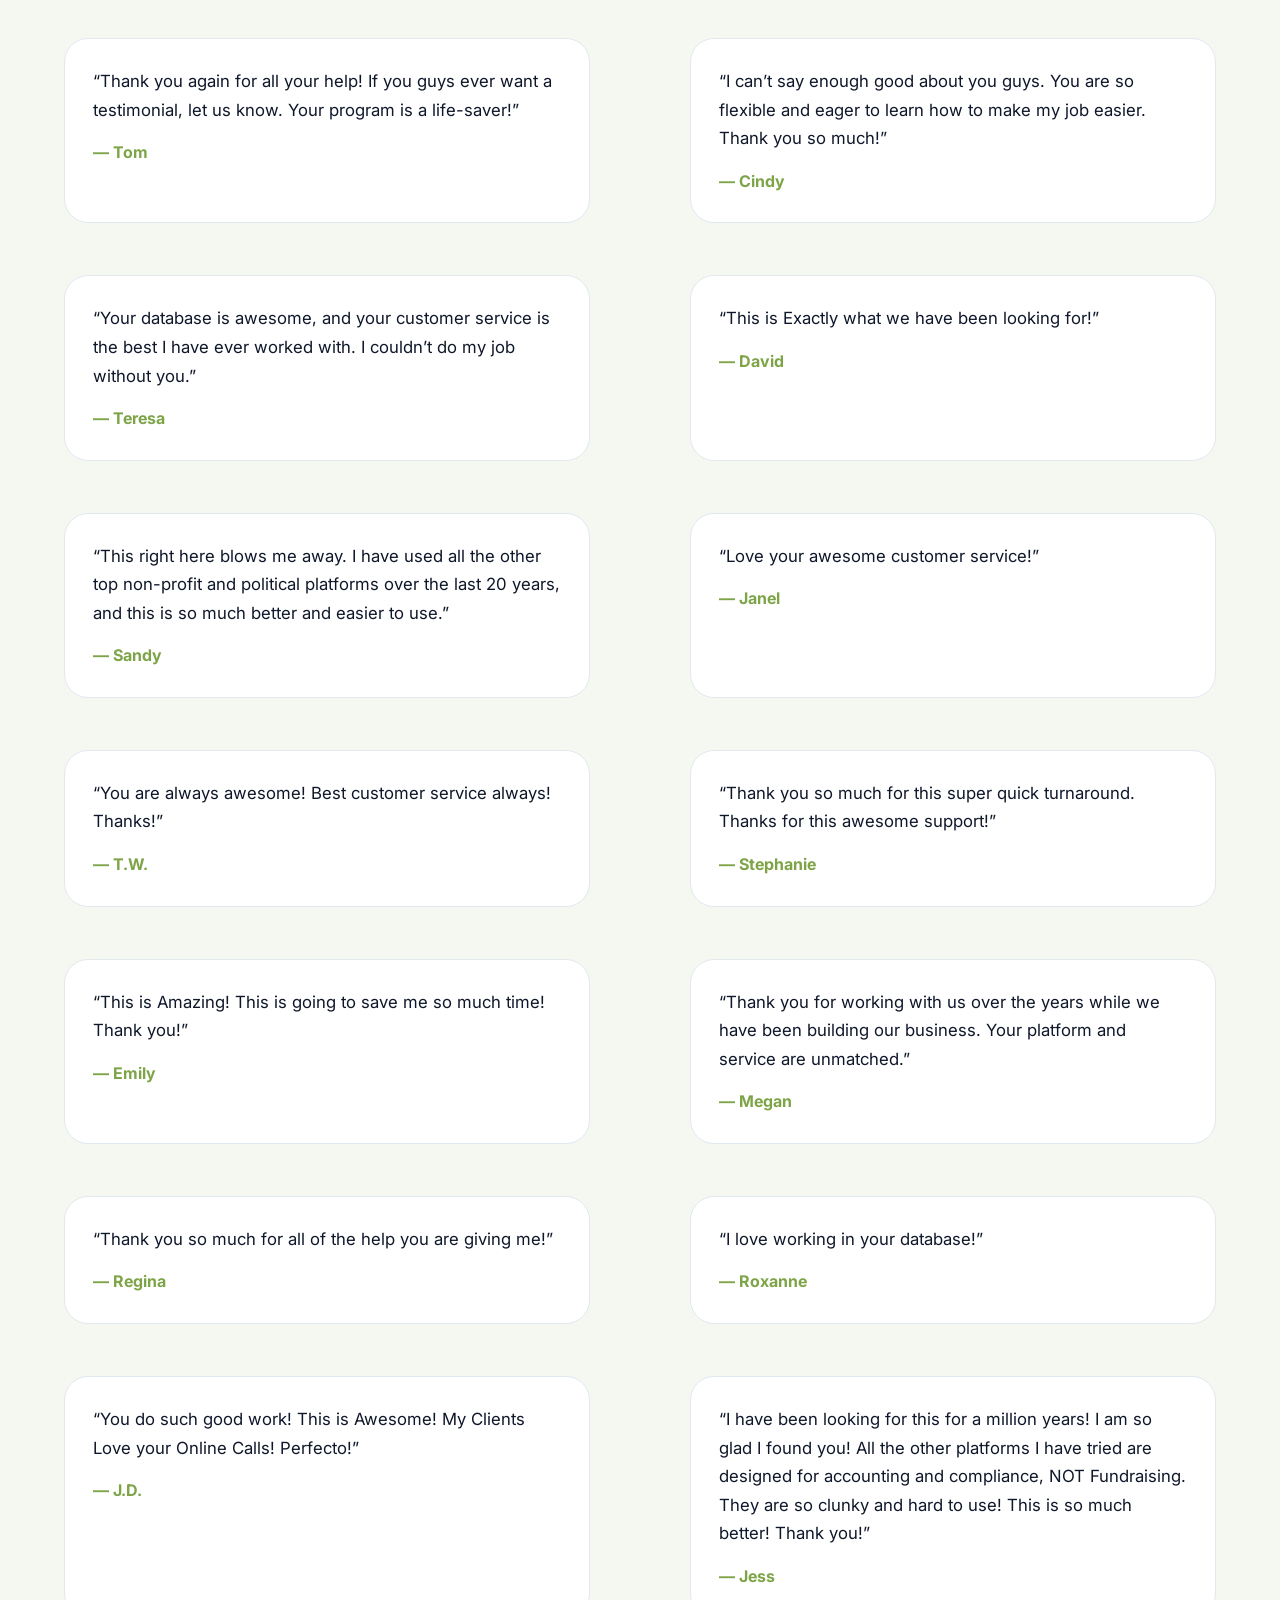
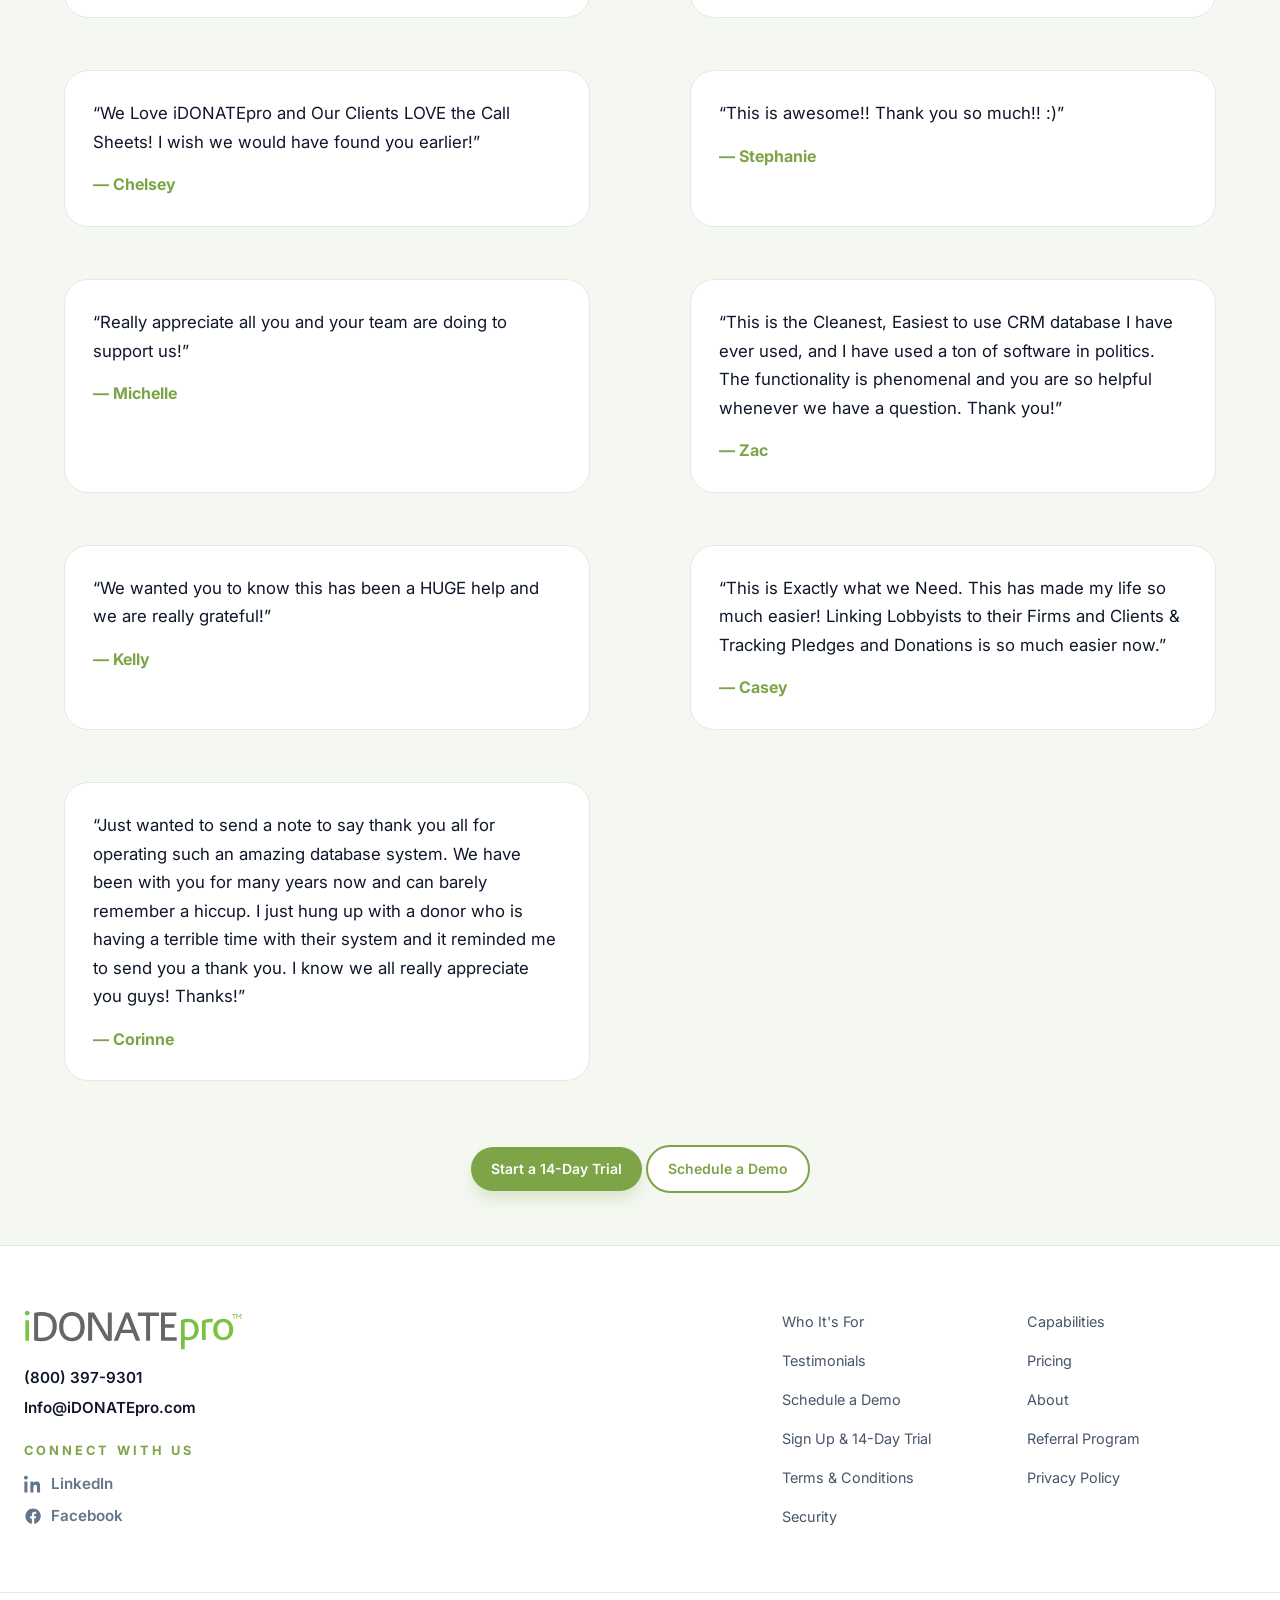
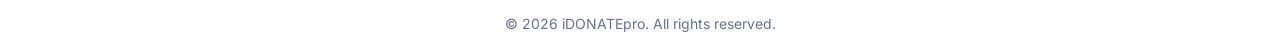
<file: testimonials/index.html>
<!DOCTYPE html>
<html lang="en">
<head>
<meta charset="utf-8">
<meta name="viewport" content="width=device-width, initial-scale=1">
<title>Testimonials | iDONATEpro</title>
<meta name="description" content="CRM software for Political Fundraisers, campaigns, committees, Regional Parties, and 501(c) Organizations. Book a free demo or start a 14-day trial.">
<meta property="og:type" content="website">
<meta property="og:site_name" content="iDONATEpro">
<meta property="og:title" content="Testimonials | iDONATEpro">
<meta property="og:description" content="CRM software for Political Fundraisers, campaigns, committees, Regional Parties, and 501(c) Organizations. Book a free demo or start a 14-day trial.">
<meta property="og:url" content="https://idonatepro.github.io/testimonials/">
<meta property="og:image" content="https://idonatepro.github.io/img/og-default.jpg">
<meta property="og:image:width" content="1200">
<meta property="og:image:height" content="630">
<meta name="twitter:card" content="summary_large_image">
<meta name="twitter:title" content="Testimonials | iDONATEpro">
<meta name="twitter:description" content="CRM software for Political Fundraisers, campaigns, committees, Regional Parties, and 501(c) Organizations. Book a free demo or start a 14-day trial.">
<meta name="twitter:image" content="https://idonatepro.github.io/img/og-default.jpg">
<link rel="canonical" href="https://idonatepro.github.io/testimonials/">
<link rel="icon" href="/favicon.ico">
<link rel="stylesheet" href="/css/site.css?v=291">
</head>
<body>
<header class="site-header">
  <div class="wrap header-inner">
    <a class="logo" href="/"><img src="/idonatepro-logo.svg" alt="iDONATEpro"></a>
    <div class="header-contact">
      <a class="btn btn-contact" href="tel:18003979301">(800) 397-9301</a>
    </div>
    <nav class="desktop-nav" aria-label="Primary">
      <a href="/capabilities/">Capabilities</a>
      <a href="/pricing/">Pricing</a>
    </nav>
    <div class="header-actions">
      <a class="header-pricing" href="/pricing/">Pricing</a>
      <div class="dropdown" data-dropdown>
        <button class="btn btn-ghost" type="button">Sign In <svg class="chevron" viewBox="0 0 24 24" fill="none" stroke="currentColor" stroke-width="2"><path d="M19.5 8.25 12 15.75 4.5 8.25"/></svg></button>
        <div class="dropdown-menu">
          <a href="https://clients.idonatepro.com" target="_blank" rel="noopener">CRM <small>clients.idonatepro.com</small></a>
          <a href="http://mobile.idonatepro.com" target="_blank" rel="noopener">Online Calls <small>mobile.idonatepro.com</small></a>
        </div>
      </div>
      <a class="btn btn-outline hide-sm" href="/signup/">Sign Up &amp; Free Trial</a>
      <a class="btn btn-solid hide-sm" href="/#contact">Schedule a Demo</a>
      <button class="icon-btn" data-menu aria-label="Toggle menu"><svg width="20" height="20" viewBox="0 0 24 24" fill="none" stroke="currentColor" stroke-width="2"><path d="M3.75 6.75h16.5M3.75 12h16.5m-16.5 5.25h16.5"/></svg></button>
    </div>
  </div>
  <div class="mobile-panel" data-mobile-panel>
    <a href="/capabilities/">Capabilities</a>
    <a href="/pricing/">Pricing</a>
    <a href="/referral-program/">Referral Program</a>
    <a href="/privacy-policy/">Privacy Policy</a>
    <a href="/terms-and-conditions/">Terms &amp; Conditions</a>
    <a href="/security/">Security</a>
    <div class="mobile-ctas">
      <a class="btn btn-outline" href="/signup/">Sign Up &amp; Free Trial</a>
      <a class="btn btn-solid" href="/#contact">Schedule a Demo</a>
    </div>
  </div>
</header>
<main>
<section class="page-hero">
  <div class="wrap">
    <p class="kicker">Testimonials</p>
  </div>
</section>
<section style="padding-top:0">
  <div class="wrap quote-grid"><blockquote class="quote"><p>“iDONATEpro is unmatched. It's given fundraisers the secret weapon to raising money.”</p><cite>— Claire</cite></blockquote><blockquote class="quote"><p>“We spent over $50k trying to modify SalesForce to our needs with an $800/month fee - it was still TERRIBLE and HARD TO USE. Everything we wanted to customize was already built right into iDONATEpro - plus TONS of features built in and things we didn't know we needed! Thank you!”</p><cite>— Lisa</cite></blockquote><blockquote class="quote"><p>“We've worked with hundreds of candidates, and we've tried dozens of programs. iDONATEpro is simply the best.”</p><cite>— Matthew</cite></blockquote><blockquote class="quote"><p>“iDONATEpro gives users comprehensive information at their fingertips. The staff is incredibly accessible and easy to work with!”</p><cite>— Joanne</cite></blockquote><blockquote class="quote"><p>“As Finance Director on a targeted race, my documents, reports, and email blasts must reflect the professionalism and technological savvy of the candidate. I trust iDONATEpro to do just that.”</p><cite>— Ann</cite></blockquote><blockquote class="quote"><p>“iDONATEpro has increased my productivity tenfold. It keeps me sharp, and up-to-speed with my clients and major donors!”</p><cite>— Ashley</cite></blockquote><blockquote class="quote"><p>“I love using iDONATEpro. Previously I used an internal Filemaker system, then moved to Sales Force - both of which required massive amounts of training and had lots of limitations. It's been a different experience with iDONATEpro. It's intuitive, and the clean look makes it easy to quickly find what I'm looking for.”</p><cite>— Haley</cite></blockquote><blockquote class="quote"><p>“I am so impressed with you guy’s customer service and promptness to all my insane questions. Thank you so much! I just finished my call sheets in record time, and so professional! This is so helpful!”</p><cite>— Jenise</cite></blockquote><blockquote class="quote"><p>“Thank you so much for your help! The team at iDONATEpro is the best in the business!”</p><cite>— Ieva</cite></blockquote><blockquote class="quote"><p>“We used to have Aristotle for our database. It was hard to use and not designed for fundraising. It might be great for treasurers, but it's terrible for fundraisers. iDONATEpro is so much better for fundraising! We now have an Asset with All of our Data across All of our Clients. Our team is in iDONATEpro all day, every day.”</p><cite>— Molly</cite></blockquote><blockquote class="quote"><p>“We were using Aristotle's Campaign Manager and it's terrible. I have a candidate who LOVES making calls but needs to be able to have detailed call sheets with donor history (including donations to other committees), contact history, bios, etc. and we need to be able to organize follow up. iDONATEpro is exactly what we needed. Thank you!”</p><cite>— Kayla</cite></blockquote><blockquote class="quote"><p>“iDONATEpro is Awesome! I now know what all the great things I heard from other Florida fundraisers about iDONATEpro were about. I am most impressed with how you are able to link Donations to Lobbyists, Donors, Firms and Organizations. I've been looking for something like this for years!”</p><cite>— Beth</cite></blockquote><blockquote class="quote"><p>“I love all the updates you are making! Just wanted to say great job and happy 4th!”</p><cite>— Julie</cite></blockquote><blockquote class="quote"><p>“You guys are ROCK STARS! This is exactly what I needed! Thank you so much!”</p><cite>— Janel</cite></blockquote><blockquote class="quote"><p>“Your product is amazing! I was SVP for both DDC Advocacy and Aristotle and I say this with truth. If you ever need a reference/testimonial, let me know. Happy to help. I am impressed.”</p><cite>— Holly</cite></blockquote><blockquote class="quote"><p>“Thanks for being amazing to work with. Everyone has told me the customer service is second to none with you guys and they were right.”</p><cite>— Jessica</cite></blockquote><blockquote class="quote"><p>“Y'all are the best!”</p><cite>— Hillary</cite></blockquote><blockquote class="quote"><p>“This is the best Fundraising database I've ever seen! This is exactly what I need.”</p><cite>— Cherish</cite></blockquote><blockquote class="quote"><p>“I love how you are making my life easy! This is WAY easier to use than Crimson!”</p><cite>— Jack</cite></blockquote><blockquote class="quote"><p>“Thank you for getting our data sorted out! You guys are the best!”</p><cite>— Samantha</cite></blockquote><blockquote class="quote"><p>“Thanks so much for all your help – you all are really wonderful!”</p><cite>— Julie</cite></blockquote><blockquote class="quote"><p>“Thank you for your software!”</p><cite>— Jen</cite></blockquote><blockquote class="quote"><p>“Damn right! Thanks, you guys are the best. :)”</p><cite>— Samantha</cite></blockquote><blockquote class="quote"><p>“You are wonderful, thank you so much!!”</p><cite>— Josalun</cite></blockquote><blockquote class="quote"><p>“Thank you again for all your help! If you guys ever want a testimonial, let us know. Your program is a life-saver!”</p><cite>— Tom</cite></blockquote><blockquote class="quote"><p>“I can’t say enough good about you guys. You are so flexible and eager to learn how to make my job easier. Thank you so much!”</p><cite>— Cindy</cite></blockquote><blockquote class="quote"><p>“Your database is awesome, and your customer service is the best I have ever worked with. I couldn’t do my job without you.”</p><cite>— Teresa</cite></blockquote><blockquote class="quote"><p>“This is Exactly what we have been looking for!”</p><cite>— David</cite></blockquote><blockquote class="quote"><p>“This right here blows me away. I have used all the other top non-profit and political platforms over the last 20 years, and this is so much better and easier to use.”</p><cite>— Sandy</cite></blockquote><blockquote class="quote"><p>“Love your awesome customer service!”</p><cite>— Janel</cite></blockquote><blockquote class="quote"><p>“You are always awesome! Best customer service always! Thanks!”</p><cite>— T.W.</cite></blockquote><blockquote class="quote"><p>“Thank you so much for this super quick turnaround. Thanks for this awesome support!”</p><cite>— Stephanie</cite></blockquote><blockquote class="quote"><p>“This is Amazing! This is going to save me so much time! Thank you!”</p><cite>— Emily</cite></blockquote><blockquote class="quote"><p>“Thank you for working with us over the years while we have been building our business. Your platform and service are unmatched.”</p><cite>— Megan</cite></blockquote><blockquote class="quote"><p>“Thank you so much for all of the help you are giving me!”</p><cite>— Regina</cite></blockquote><blockquote class="quote"><p>“I love working in your database!”</p><cite>— Roxanne</cite></blockquote><blockquote class="quote"><p>“You do such good work! This is Awesome! My Clients Love your Online Calls! Perfecto!”</p><cite>— J.D.</cite></blockquote><blockquote class="quote"><p>“I have been looking for this for a million years! I am so glad I found you! All the other platforms I have tried are designed for accounting and compliance, NOT Fundraising. They are so clunky and hard to use! This is so much better! Thank you!”</p><cite>— Jess</cite></blockquote><blockquote class="quote"><p>“We Love iDONATEpro and Our Clients LOVE the Call Sheets! I wish we would have found you earlier!”</p><cite>— Chelsey</cite></blockquote><blockquote class="quote"><p>“This is awesome!! Thank you so much!! :)”</p><cite>— Stephanie</cite></blockquote><blockquote class="quote"><p>“Really appreciate all you and your team are doing to support us!”</p><cite>— Michelle</cite></blockquote><blockquote class="quote"><p>“This is the Cleanest, Easiest to use CRM database I have ever used, and I have used a ton of software in politics. The functionality is phenomenal and you are so helpful whenever we have a question. Thank you!”</p><cite>— Zac</cite></blockquote><blockquote class="quote"><p>“We wanted you to know this has been a HUGE help and we are really grateful!”</p><cite>— Kelly</cite></blockquote><blockquote class="quote"><p>“This is Exactly what we Need. This has made my life so much easier! Linking Lobbyists to their Firms and Clients &amp; Tracking Pledges and Donations is so much easier now.”</p><cite>— Casey</cite></blockquote><blockquote class="quote"><p>“Just wanted to send a note to say thank you all for operating such an amazing database system. We have been with you for many years now and can barely remember a hiccup. I just hung up with a donor who is having a terrible time with their system and it reminded me to send you a thank you. I know we all really appreciate you guys! Thanks!”</p><cite>— Corinne</cite></blockquote></div>
  <div class="wrap" style="margin-top:3rem;text-align:center">
    <a class="btn btn-solid" href="/signup/">Start a 14-Day Trial</a>
    <a class="btn btn-outline" href="/#contact">Schedule a Demo</a>
  </div>
</section>
</main><footer class="site-footer">
  <div class="wrap footer-grid">
    <div>
      <img class="footer-logo" src="/idonatepro-logo.svg" alt="iDONATEpro">
      <div class="footer-contact">
        <a href="tel:18003979301">(800) 397-9301</a>
        <a href="mailto:Info@iDONATEpro.com">Info@iDONATEpro.com</a>
      </div>
      <p class="kicker footer-social-kicker">Connect with Us</p>
      <div class="footer-social" aria-label="Social media">
        <a class="social-link" href="https://www.linkedin.com/company/idonatepro" target="_blank" rel="noopener">
          <svg viewBox="0 0 24 24" aria-hidden="true"><path fill="currentColor" d="M4.98 3.5C4.98 4.88 3.86 6 2.5 6S0 4.88 0 3.5 1.12 1 2.5 1s2.48 1.12 2.48 2.5zM.5 8.5h4V23h-4V8.5zM8.5 8.5h3.84v1.98h.05c.53-1.01 1.84-2.08 3.79-2.08 4.05 0 4.8 2.67 4.8 6.14V23h-4v-6.56c0-1.56-.03-3.57-2.18-3.57-2.18 0-2.51 1.7-2.51 3.46V23h-4V8.5z"/></svg>
          <span>LinkedIn</span>
        </a>
        <a class="social-link" href="https://www.facebook.com/iDONATEpro" target="_blank" rel="noopener">
          <svg viewBox="0 0 24 24" aria-hidden="true"><path fill="currentColor" d="M22 12.07C22 6.48 17.52 2 11.93 2S1.86 6.48 1.86 12.07c0 5.02 3.66 9.18 8.44 9.93v-7.03H7.9v-2.9h2.4V9.84c0-2.37 1.41-3.68 3.57-3.68 1.03 0 2.12.18 2.12.18v2.33h-1.2c-1.18 0-1.55.73-1.55 1.48v1.78h2.64l-.42 2.9h-2.22V22c4.78-.75 8.44-4.91 8.44-9.93z"/></svg>
          <span>Facebook</span>
        </a>
      </div>
    </div>
    <div class="footer-links">
      <a href="/who-its-for/">Who It's For</a>
      <a href="/capabilities/">Capabilities</a>
      <a href="/testimonials/">Testimonials</a>
      <a href="/pricing/">Pricing</a>
      <a href="/#contact">Schedule a Demo</a>
      <a href="/about/">About</a>
      <a href="/signup/">Sign Up &amp; 14-Day Trial</a>
      <a href="/referral-program/">Referral Program</a>
      <a href="/terms-and-conditions/">Terms &amp; Conditions</a>
      <a href="/privacy-policy/">Privacy Policy</a>
      <a href="/security/">Security</a>
    </div>
  </div>
  <div class="copyright">&copy; 2026 iDONATEpro. All rights reserved.</div>
</footer>
<script src="/js/site.js?v=81"></script>
</body></html>
</file>
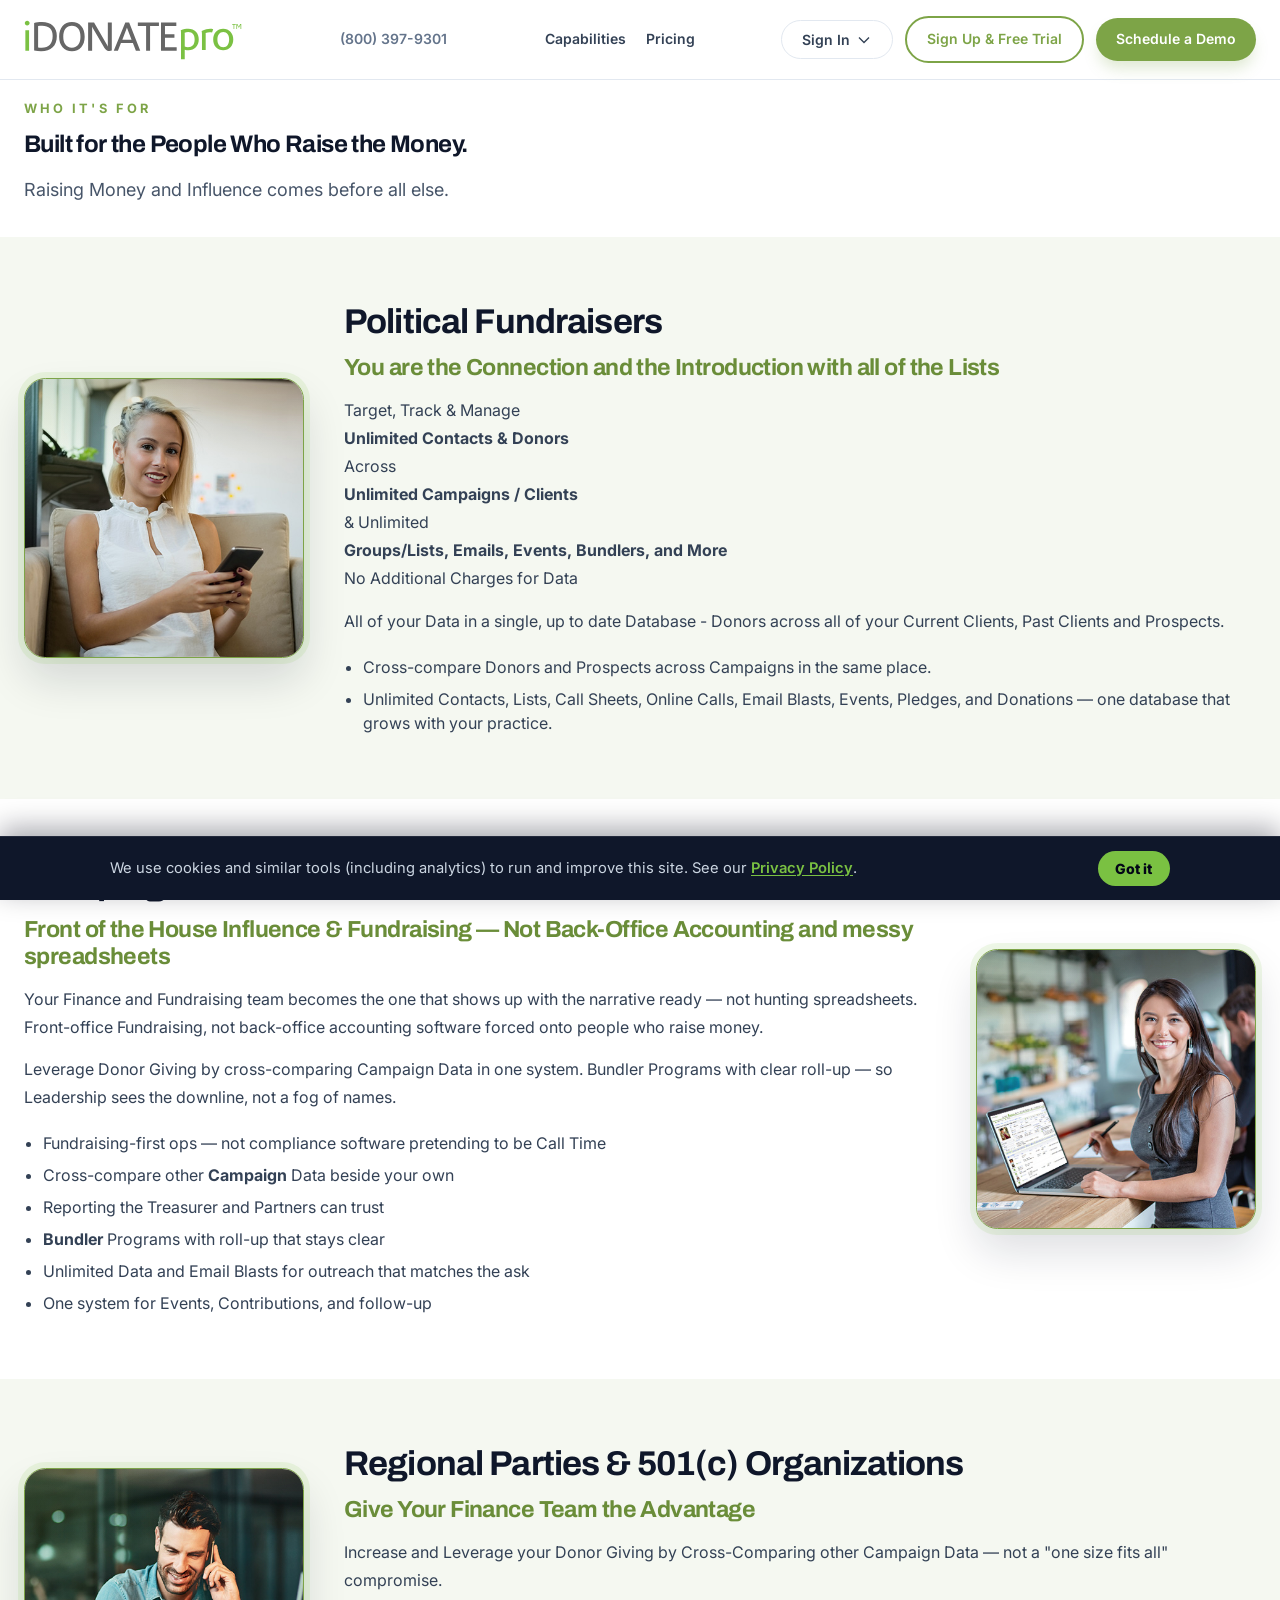
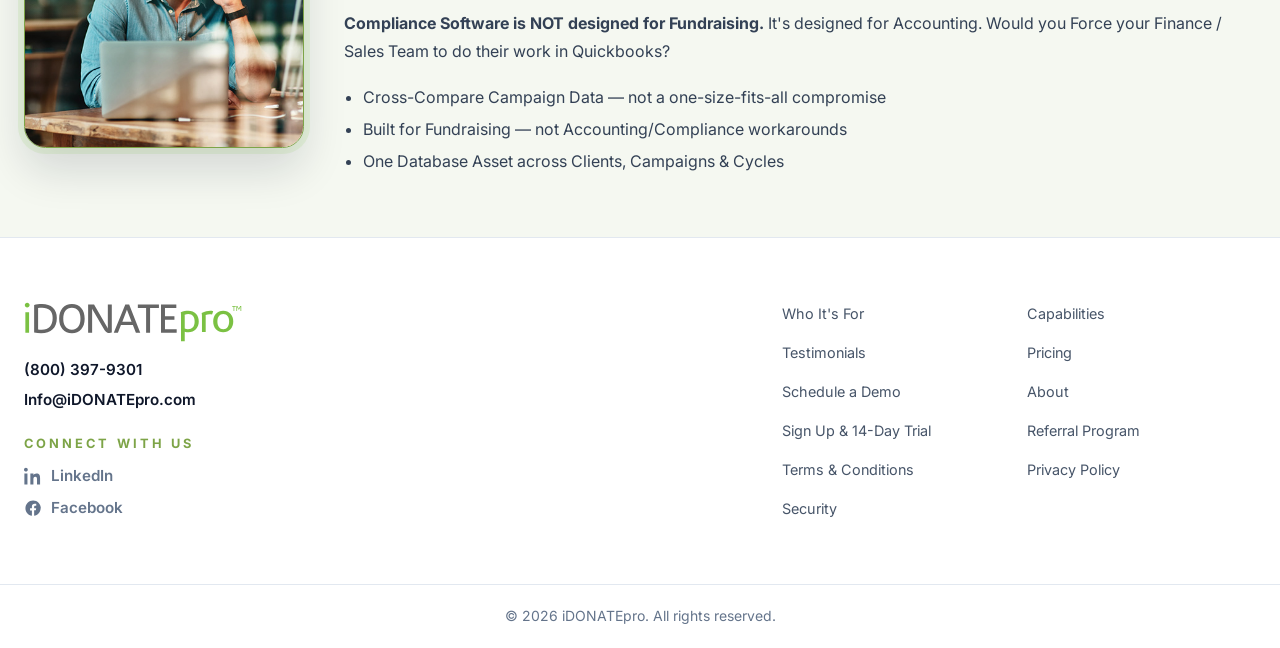
<file: who-its-for/index.html>
<!DOCTYPE html>
<html lang="en">
<head>
<meta charset="utf-8">
<meta name="viewport" content="width=device-width, initial-scale=1">
<title>Who It's For | iDONATEpro</title>
<meta name="description" content="iDONATEpro is built for Political Fundraisers, Campaigns & Committees, and Regional Parties & 501(c) Organizations. See who you become with a Donor book that travels with you.">
<meta property="og:type" content="website">
<meta property="og:site_name" content="iDONATEpro">
<meta property="og:title" content="Who It’s For | iDONATEpro">
<meta property="og:description" content="Built for Political Fundraisers, Campaigns & Committees, and Regional Parties & 501(c) Organizations.">
<meta property="og:url" content="https://idonatepro.github.io/who-its-for/">
<meta property="og:image" content="https://idonatepro.github.io/img/og-home.jpg">
<meta property="og:image:width" content="1200">
<meta property="og:image:height" content="630">
<meta name="twitter:card" content="summary_large_image">
<meta name="twitter:title" content="Who It’s For | iDONATEpro">
<meta name="twitter:description" content="Built for Political Fundraisers, Campaigns & Committees, and Regional Parties & 501(c) Organizations.">
<meta name="twitter:image" content="https://idonatepro.github.io/img/og-home.jpg">
<link rel="canonical" href="https://idonatepro.github.io/who-its-for/">
<link rel="icon" href="/favicon.ico">
<link rel="stylesheet" href="/css/site.css?v=291">
</head>
<body>
<header class="site-header">
  <div class="wrap header-inner">
    <a class="logo" href="/"><img src="/idonatepro-logo.svg" alt="iDONATEpro"></a>
    <div class="header-contact">
      <a class="btn btn-contact" href="tel:18003979301">(800) 397-9301</a>
    </div>
    <nav class="desktop-nav" aria-label="Primary">
      <a href="/capabilities/">Capabilities</a>
      <a href="/pricing/">Pricing</a>
    </nav>
    <div class="header-actions">
      <a class="header-pricing" href="/pricing/">Pricing</a>
      <div class="dropdown" data-dropdown>
        <button class="btn btn-ghost" type="button">Sign In <svg class="chevron" viewBox="0 0 24 24" fill="none" stroke="currentColor" stroke-width="2"><path d="M19.5 8.25 12 15.75 4.5 8.25"/></svg></button>
        <div class="dropdown-menu">
          <a href="https://clients.idonatepro.com" target="_blank" rel="noopener">CRM <small>clients.idonatepro.com</small></a>
          <a href="http://mobile.idonatepro.com" target="_blank" rel="noopener">Online Calls <small>mobile.idonatepro.com</small></a>
        </div>
      </div>
      <a class="btn btn-outline hide-sm" href="/signup/">Sign Up &amp; Free Trial</a>
      <a class="btn btn-solid hide-sm" href="/#contact">Schedule a Demo</a>
      <button class="icon-btn" data-menu aria-label="Toggle menu"><svg width="20" height="20" viewBox="0 0 24 24" fill="none" stroke="currentColor" stroke-width="2"><path d="M3.75 6.75h16.5M3.75 12h16.5m-16.5 5.25h16.5"/></svg></button>
    </div>
  </div>
  <div class="mobile-panel" data-mobile-panel>
    <a href="/who-its-for/">Who It's For</a>
    <a href="/capabilities/">Capabilities</a>
    <a href="/pricing/">Pricing</a>
    <a href="/referral-program/">Referral Program</a>
    <a href="/privacy-policy/">Privacy Policy</a>
    <a href="/terms-and-conditions/">Terms &amp; Conditions</a>
    <a href="/security/">Security</a>
    <div class="mobile-ctas">
      <a class="btn btn-outline" href="/signup/">Sign Up &amp; Free Trial</a>
      <a class="btn btn-solid" href="/#contact">Schedule a Demo</a>
    </div>
  </div>
</header>
<main>
<section class="page-hero bg-white audience-hero">
  <div class="wrap">
    <p class="kicker">Who It's For</p>
    <h1 style="margin-top:.75rem">Built for the People Who Raise the Money.</h1>
    <p class="audience-lede">Raising Money and Influence comes before all else.</p>
  </div>
</section>

<section id="political-fundraisers" class="audience-block bg-soft">
  <div class="wrap audience-grid">
    <figure class="audience-photo">
      <img src="/img/avatars/political-fundraisers.jpg" alt="Political Fundraiser ready for Call Time">
    </figure>
    <div class="audience-copy">
<h2>Political Fundraisers</h2>
      <h3 class="audience-headline">You are the Connection and the Introduction with all of the Lists</h3>
      <p>Target, Track &amp; Manage<br>
      <strong>Unlimited Contacts &amp; Donors</strong><br>
      Across<br>
      <strong>Unlimited Campaigns / Clients</strong><br>
      &amp; Unlimited<br>
      <strong>Groups/Lists, Emails, Events, Bundlers, and More</strong><br>
      No Additional Charges for Data</p>
      <p>All of your Data in a single, up to date Database - Donors across all of your Current Clients, Past Clients and Prospects.</p>
      <ul class="audience-outcomes">
        <li>Cross-compare Donors and Prospects across Campaigns in the same place.</li>
        <li>Unlimited Contacts, Lists, Call Sheets, Online Calls, Email Blasts, Events, Pledges, and Donations — one database that grows with your practice.</li>
      </ul>
</div>
  </div>
</section>

<section id="campaigns-committees" class="audience-block bg-white">
  <div class="wrap audience-grid audience-grid-reverse">
    <figure class="audience-photo">
      <img src="/img/avatars/campaigns-committees.jpg" alt="Campaign finance team reviewing Donor outreach">
    </figure>
    <div class="audience-copy">
<h2>Campaigns &amp; Committees</h2>
      <h3 class="audience-headline">Front of the House Influence &amp; Fundraising — Not Back-Office Accounting and messy spreadsheets</h3>
      <p>Your Finance and Fundraising team becomes the one that shows up with the narrative ready — not hunting spreadsheets. Front-office Fundraising, not back-office accounting software forced onto people who raise money.</p>
      <p>Leverage Donor Giving by cross-comparing Campaign Data in one system. Bundler Programs with clear roll-up — so Leadership sees the downline, not a fog of names.</p>
      <ul class="audience-outcomes">
        <li>Fundraising-first ops — not compliance software pretending to be Call Time</li>
        <li>Cross-compare other <strong>Campaign</strong> Data beside your own</li>
        <li>Reporting the Treasurer and Partners can trust</li>
        <li><strong>Bundler</strong> Programs with roll-up that stays clear</li>
        <li>Unlimited Data and Email Blasts for outreach that matches the ask</li>
        <li>One system for Events, Contributions, and follow-up</li>
      </ul>
</div>
  </div>
</section>

<section id="regional-parties" class="audience-block bg-soft">
  <div class="wrap audience-grid">
    <figure class="audience-photo">
      <img src="/img/avatars/regional-parties.jpg" alt="Regional Party and nonprofit team managing Major Donors">
    </figure>
    <div class="audience-copy">
<h2>Regional Parties &amp; 501(c) Organizations</h2>
      <h3 class="audience-headline">Give Your Finance Team the Advantage</h3>
      <p>Increase and Leverage your Donor Giving by Cross-Comparing other Campaign Data — not a &quot;one size fits all&quot; compromise.</p>
      <p><strong>Compliance Software is NOT designed for Fundraising.</strong> It&#39;s designed for Accounting. Would you Force your Finance / Sales Team to do their work in Quickbooks?</p>
      <ul class="audience-outcomes">
        <li>Cross-Compare Campaign Data — not a one-size-fits-all compromise</li>
        <li>Built for Fundraising — not Accounting/Compliance workarounds</li>
        <li>One Database Asset across Clients, Campaigns &amp; Cycles</li>
      </ul>
</div>
  </div>
</section>
</main>
<footer class="site-footer">
  <div class="wrap footer-grid">
    <div>
      <img class="footer-logo" src="/idonatepro-logo.svg" alt="iDONATEpro">
      <div class="footer-contact">
        <a href="tel:18003979301">(800) 397-9301</a>
        <a href="mailto:Info@iDONATEpro.com">Info@iDONATEpro.com</a>
      </div>
      <p class="kicker footer-social-kicker">Connect with Us</p>
      <div class="footer-social" aria-label="Social media">
        <a class="social-link" href="https://www.linkedin.com/company/idonatepro" target="_blank" rel="noopener">
          <svg viewBox="0 0 24 24" aria-hidden="true"><path fill="currentColor" d="M4.98 3.5C4.98 4.88 3.86 6 2.5 6S0 4.88 0 3.5 1.12 1 2.5 1s2.48 1.12 2.48 2.5zM.5 8.5h4V23h-4V8.5zM8.5 8.5h3.84v1.98h.05c.53-1.01 1.84-2.08 3.79-2.08 4.05 0 4.8 2.67 4.8 6.14V23h-4v-6.56c0-1.56-.03-3.57-2.18-3.57-2.18 0-2.51 1.7-2.51 3.46V23h-4V8.5z"/></svg>
          <span>LinkedIn</span>
        </a>
        <a class="social-link" href="https://www.facebook.com/iDONATEpro" target="_blank" rel="noopener">
          <svg viewBox="0 0 24 24" aria-hidden="true"><path fill="currentColor" d="M22 12.07C22 6.48 17.52 2 11.93 2S1.86 6.48 1.86 12.07c0 5.02 3.66 9.18 8.44 9.93v-7.03H7.9v-2.9h2.4V9.84c0-2.37 1.41-3.68 3.57-3.68 1.03 0 2.12.18 2.12.18v2.33h-1.2c-1.18 0-1.55.73-1.55 1.48v1.78h2.64l-.42 2.9h-2.22V22c4.78-.75 8.44-4.91 8.44-9.93z"/></svg>
          <span>Facebook</span>
        </a>
      </div>
    </div>
    <div class="footer-links">
      <a href="/who-its-for/">Who It's For</a>
      <a href="/capabilities/">Capabilities</a>
      <a href="/testimonials/">Testimonials</a>
      <a href="/pricing/">Pricing</a>
      <a href="/#contact">Schedule a Demo</a>
      <a href="/about/">About</a>
      <a href="/signup/">Sign Up &amp; 14-Day Trial</a>
      <a href="/referral-program/">Referral Program</a>
      <a href="/terms-and-conditions/">Terms &amp; Conditions</a>
      <a href="/privacy-policy/">Privacy Policy</a>
      <a href="/security/">Security</a>
    </div>
  </div>
  <div class="copyright">&copy; 2026 iDONATEpro. All rights reserved.</div>
</footer>
<script src="/js/site.js?v=81"></script>
</body></html>
</file>
<file: css/site.css>
@import url("https://fonts.googleapis.com/css2?family=Archivo:wght@500;600;700;800&family=Inter:wght@400;500;600;700&display=swap");

:root {
  --brand: #7da447;
  --brand-strong: #6a8d39;
  --brand-bright: #7ac142;
  --brand-soft: #eef5e5;
  --bg: #f5f8f1;
  --ink: #0f172a;
  --muted: #475569;
  --line: #e2e8f0;
  --navy: #020617;
  --radius: 28px;
  --font-display: "Archivo", system-ui, sans-serif;
  --font-body: "Inter", system-ui, sans-serif;
}

*, *::before, *::after { box-sizing: border-box; }
html { scroll-behavior: smooth; }
body {
  margin: 0;
  background: var(--bg);
  color: var(--ink);
  font-family: var(--font-body);
  line-height: 1.6;
  -webkit-font-smoothing: antialiased;
}
img { max-width: 100%; display: block; }
a { color: inherit; text-decoration: none; }
button { font-family: inherit; cursor: pointer; }
h1, h2, h3, h4 { font-family: var(--font-display); letter-spacing: -0.025em; line-height: 1.15; margin: 0; }
p, ul { margin: 0; }
::selection { background: rgba(122, 193, 66, 0.22); }

.wrap { width: min(80rem, calc(100% - 3rem)); margin-inline: auto; }
.wrap-narrow { width: min(56rem, calc(100% - 3rem)); margin-inline: auto; }
.wrap-mid { width: min(72rem, calc(100% - 3rem)); margin-inline: auto; }

.site-header {
  position: sticky; top: 0; z-index: 50;
  background: #fff;
  border-bottom: 1px solid var(--line);
}
.header-inner {
  display: grid;
  grid-template-columns: 1fr auto;
  grid-template-areas:
    "logo actions"
    "contact contact";
  align-items: center;
  column-gap: 0.75rem;
  row-gap: 0.2rem;
  padding: 0.7rem 0 0.55rem;
}
.logo { grid-area: logo; }
.logo img { height: 2.5rem; width: auto; }
.header-contact {
  grid-area: contact;
  display: flex;
  flex-direction: row;
  flex-wrap: nowrap;
  justify-content: flex-start;
  gap: 0.75rem;
  min-width: 0;
}
.btn-contact {
  background: transparent; color: #64748b; border: 0;
  font-size: 0.78rem; padding: 0.28rem 0; font-weight: 600; border-radius: 0;
  white-space: nowrap;
}
.btn-contact:hover { background: transparent; color: var(--brand); }
.header-actions { grid-area: actions; display: flex; align-items: center; gap: 0.75rem; }

.header-pricing {
  font-size: 0.875rem;
  font-weight: 700;
  color: #334155;
  padding: 0.35rem 0.25rem;
  white-space: nowrap;
}
.header-pricing:hover { color: var(--brand); }
@media (min-width: 1024px) {
  .header-pricing { display: none; }
}

.desktop-nav { display: none; align-items: center; gap: 1.25rem; margin-right: 0.5rem; }
.desktop-nav a { font-size: 0.875rem; font-weight: 600; color: #334155; }
.desktop-nav a:hover { color: var(--brand); }

.btn {
  display: inline-flex; align-items: center; justify-content: center;
  border-radius: 9999px; font-weight: 600; font-size: 0.875rem;
  padding: 0.65rem 1.25rem; border: 0; transition: 0.15s ease;
  white-space: nowrap; text-align: center; gap: 0.4rem;
}
.btn-ghost { border: 1px solid var(--line); background: #fff; color: #334155; }
.btn-ghost:hover { border-color: var(--brand); color: var(--brand); }
.btn-outline { border: 2px solid var(--brand); background: #fff; color: var(--brand); }
.btn-outline:hover { background: var(--brand); color: #fff; }
.btn-solid {
  background: var(--brand); color: #fff;
  box-shadow: 0 10px 15px -3px rgba(125, 164, 71, 0.25);
}
.btn-solid:hover { background: var(--brand-strong); }
.btn-bright { background: var(--brand-bright); color: #020617; }
.btn-bright:hover { background: #92d45f; }
.btn-white { background: #fff; color: #5c7a32; }
.btn-white:hover { background: rgba(255,255,255,0.9); }
.btn-lg { padding: 1rem 1.75rem; font-size: 1rem; }
.btn-full { width: 100%; }
.icon-btn {
  display: inline-flex; align-items: center; justify-content: center;
  width: 2.6rem; height: 2.6rem; border-radius: 0.75rem;
  border: 1px solid var(--line); background: #fff; color: #334155;
}
.icon-btn:hover { border-color: var(--brand); color: var(--brand); }

.dropdown { position: relative; }
.dropdown-menu {
  display: none; position: absolute; right: 0; top: calc(100% + 0.4rem);
  min-width: 15rem; background: #fff; border: 1px solid var(--line);
  border-radius: 1rem; box-shadow: 0 10px 30px rgba(15, 23, 42, 0.08); padding: 0.4rem;
  z-index: 60;
}
.dropdown.open .dropdown-menu { display: block; }
.dropdown-menu a {
  display: block; padding: 0.7rem 0.85rem; border-radius: 0.75rem;
  font-size: 0.875rem; font-weight: 600; color: #334155;
}
.dropdown-menu a:hover { background: var(--brand-soft); color: var(--brand); }
.dropdown-menu small { display: block; font-weight: 500; color: #64748b; font-size: 0.75rem; margin-top: 0.15rem; }
.chevron { width: 1rem; height: 1rem; transition: transform 0.15s; }
.dropdown.open .chevron { transform: rotate(180deg); }

.mobile-panel {
  display: none; border-top: 1px solid var(--line); background: #fff;
  padding: 1rem 1.5rem 1.4rem;
}
.mobile-panel.open { display: block; }
.mobile-panel a { display: block; padding: 0.65rem 0; font-weight: 600; color: #334155; }
.mobile-panel a:hover { color: var(--brand); }
.mobile-ctas { display: flex; flex-direction: column; gap: 0.6rem; margin-top: 0.8rem; }

.hide-sm { display: none; }

.hero { position: relative; overflow: hidden; color: #fff; background: var(--navy); padding: 0; }
.hero-bg { position: absolute; inset: 0; }
.hero-bg picture { display: block; width: 100%; height: 100%; }
.hero-bg img { width: 100%; height: 100%; object-fit: cover; opacity: 0.90; }
.hero-overlay {
  position: absolute; inset: 0;
  background:
    linear-gradient(105deg, rgba(15,23,42,0.44) 0%, rgba(15,23,42,0.28) 42%, rgba(15,23,42,0.16) 100%);
}
@media (max-width: 767px) {
  /* Photo in flow as a small landscape strip; copy (incl. rotating quotes) sits on hard black below */
  .hero { background: #000; }
  .hero-bg {
    position: relative;
    inset: auto;
    width: 100%;
    height: auto;
    aspect-ratio: 1920 / 900;
    max-height: 28vh;
    flex-shrink: 0;
  }
  .hero-bg img { object-fit: cover; object-position: center center; }
  .hero-overlay {
    background: linear-gradient(180deg, rgba(0,0,0,0.15) 0%, rgba(0,0,0,0.25) 55%, #000 100%);
  }
  .hero-grid {
    position: relative;
    padding-top: 1.35rem;
    background: #000;
  }
}
.hero-grid { position: relative; display: grid; gap: 2.75rem; padding: 2.4rem 0 4.5rem; align-items: stretch; }
.hero-copy {
  display: flex; flex-direction: column; justify-content: space-between;
  min-height: 100%; gap: 2.75rem;
}
.hero-lead { display: grid; gap: 1.35rem; align-content: start; }

.hero-offer {
  display: grid; align-content: start; width: 100%;
  max-width: 34rem; min-height: 4.6rem; overflow: hidden;
  margin: 0;
}
.hero-offer .offer-slide {
  grid-area: 1 / 1;
  margin: 0;
  color: #e2e8f0;
  font-size: clamp(1.05rem, 2vw, 1.25rem);
  font-weight: 550;
  line-height: 1.45;
  opacity: 0;
  transition: opacity 0.9s ease;
}
.hero-offer .offer-slide.is-active { opacity: 1; }
@media (prefers-reduced-motion: reduce) {
  .hero-offer .offer-slide { transition: none; }
}
.hero h1 { font-size: clamp(1.85rem, 3.2vw, 2.75rem); max-width: 22ch; letter-spacing: -0.02em; }
.hero-kicker {
  margin: 0 0 0.75rem;
  max-width: 40rem;
  font-family: var(--font-display);
  font-size: clamp(1.28rem, 2.45vw, 1.62rem);
  font-weight: 800;
  letter-spacing: 0.04em;
  text-transform: none;
  color: #fff;
  line-height: 1.4;
  text-shadow: 0 1px 2px rgba(0,0,0,0.45);
}
.hero-kicker .crm {
  color: var(--brand-bright);
}

.hero-proof {
  margin: 0; display: grid; gap: 1.85rem; max-width: 36rem;
  text-align: left; justify-items: start;
}

.hero-proof::before {
  content: "";
  display: block;
  width: 3.1rem; height: 2px;
  border-radius: 999px;
  background: linear-gradient(90deg, var(--brand-bright), rgba(122,193,66,0));
  box-shadow: 0 0 18px rgba(122,193,66,0.65);
}

.eyebrow {
  display: grid; align-content: start; justify-items: start; text-align: left; width: 100%;
  box-sizing: border-box;
  min-height: 4.1rem; overflow: hidden;
  background: transparent; color: #fff;
  border: 0; border-radius: 0; padding: 0;
  font-size: 1.18rem; font-weight: 500; line-height: 1.45;
  transition: opacity 0.2s ease; cursor: pointer;
}
.eyebrow .quote-slide {
  grid-area: 1 / 1;
  display: grid; grid-template-rows: auto auto; row-gap: 0.35rem;
  align-content: start; justify-items: start; text-align: left;
  width: 100%; min-width: 0;
  opacity: 0;
  transition: opacity 0.9s ease;
}
.eyebrow .quote-slide.is-active { opacity: 1; }
@media (prefers-reduced-motion: reduce) {
  .eyebrow .quote-slide { transition: none; }
}
.eyebrow .quote-text {
  min-width: 0; max-width: 100%;
  white-space: normal; overflow: visible;
  color: #fff; font-weight: 600;
}
.eyebrow .quote-name { color: var(--brand-bright); font-weight: 700; white-space: nowrap; font-size: 0.92rem; }
.eyebrow:hover, .eyebrow:focus-visible { opacity: 0.86; }
.eyebrow:focus-visible { outline: 2px solid var(--brand-bright); outline-offset: 4px; }


.icp-side {
  display: grid; gap: 0.85rem; align-content: start; height: 100%;
}
.icp-stack {
  display: grid; gap: 1rem; height: 100%;
  grid-template-rows: 1fr 1fr 1fr;
}
.icp-label {
  margin: 0; font-size: 0.78rem; font-weight: 800; letter-spacing: 0.18em;
  text-transform: uppercase; color: var(--brand-bright);
}
.icp-card {
  background: #fff; color: var(--ink); border-radius: 1.25rem;
  padding: 1.25rem 1.4rem; box-shadow: 0 18px 40px rgba(0,0,0,0.18);
  display: grid; grid-template-columns: auto 1fr; gap: 1.1rem; align-items: center;
}
.icp-photo {
  width: 5.75rem; height: 5.75rem; border-radius: 50%;
  object-fit: cover; flex-shrink: 0;
  box-shadow: 0 6px 16px rgba(0,0,0,0.18);
}
.icp-copy h3 {
  margin: 0;
  font-size: 1.22rem;
  color: var(--ink);
  padding-bottom: 0.55rem;
  border-bottom: 2px solid rgba(122, 193, 66, 0.55);
}
.icp-copy p {
  margin-top: 0.8rem;
  color: #475569;
  font-size: 0.95rem;
  line-height: 1.5;
}
.icp-copy p > strong:first-child {
  color: #1a2e05;
  font-size: 1.02rem;
}
.icp-card.accent { background: var(--brand); color: #fff; }
.icp-card.accent .icp-copy h3 {
  color: #fff;
  border-bottom-color: rgba(255, 255, 255, 0.4);
}
.icp-card.accent p { color: rgba(255,255,255,0.92); }
.icp-card.accent .icp-copy p > strong:first-child {
  color: #e8f7d4;
  font-size: 1.02rem;
}
.icp-card.accent .icp-photo { box-shadow: 0 0 0 3px rgba(255,255,255,0.35); }

.icp-whisper {
  display: inline;
  margin-left: 0.25rem;
  font-size: 0.78rem;
  font-style: italic;
  color: #64748b;
  line-height: 1.35;
  white-space: nowrap;
}
.icp-card.accent .icp-whisper {
  color: rgba(255, 255, 255, 0.72);
}


.kicker { font-size: 0.8rem; font-weight: 700; letter-spacing: 0.24em; text-transform: uppercase; color: var(--brand); }
.lede { margin-top: 0.85rem; font-size: 1.25rem; font-weight: 600; color: #cbd5e1; max-width: 42rem; }
.since {
  margin: 0; padding-top: 0.15rem;
  color: var(--brand-bright);
  font-family: var(--font-display);
  font-weight: 700;
  font-size: clamp(1.22rem, 2.1vw, 1.55rem);
  letter-spacing: 0.03em;
  line-height: 1.3;
  max-width: none;
  white-space: nowrap;
}
@media (max-width: 639px) {
  .since { white-space: normal; }
}
.since-more {
  margin: 0;
  color: #e8edf4;
  font-family: var(--font-display);
  font-weight: 500;
  font-size: clamp(1.02rem, 1.7vw, 1.22rem);
  letter-spacing: 0.01em;
  line-height: 1.45;
  max-width: 36rem;
}
.since-more .lead {
  color: #fff;
  font-weight: 800;
}
.since-more .dot {
  color: var(--brand-bright);
  font-weight: 700;
  margin: 0 0.15em;
}
.since-more .tail {
  color: #c5ced9;
  font-weight: 500;
}
.since-ai {
  margin: 0.15rem 0 0;
  color: #c5ced9;
  font-family: var(--font-display);
  font-weight: 600;
  font-size: clamp(1.08rem, 1.85vw, 1.28rem);
  letter-spacing: 0.02em;
  line-height: 1.35;
  max-width: 36rem;
}

.since-mouth {
  margin: 0.45rem 0 0;
  color: #d5dde8;
  font-family: var(--font-display);
  font-weight: 500;
  font-size: clamp(0.94rem, 1.45vw, 1.1rem);
  letter-spacing: 0.01em;
  line-height: 1.45;
  max-width: 38rem;
}

.since-track {
  margin: 0.35rem 0 0;
  color: #a8b3c2;
  font-family: var(--font-display);
  font-weight: 500;
  font-style: italic;
  font-size: clamp(0.92rem, 1.4vw, 1.08rem);
  letter-spacing: 0.01em;
  line-height: 1.35;
  max-width: 36rem;
}

.since::before {
  content: "";
  display: block;
  width: 3.1rem; height: 2px;
  margin-bottom: 1.15rem;
  border-radius: 999px;
  background: linear-gradient(90deg, var(--brand-bright), rgba(122,193,66,0));
  box-shadow: 0 0 18px rgba(122,193,66,0.65);
}
.feature-pills { margin-top: 2rem; display: grid; gap: 0.75rem; padding: 0; }
.feature-pills li {
  display: flex; align-items: center; gap: 0.75rem;
  background: #fff; color: #334155;
  border-radius: 0.9rem;
  padding: 0.75rem 1rem; font-size: 0.875rem; font-weight: 600; list-style: none;
  box-shadow: 0 12px 28px rgba(0,0,0,0.22);
}
.feature-pills svg { flex-shrink: 0; color: var(--brand); }
.hero-ctas { margin-top: 0; display: flex; flex-direction: column; gap: 1rem; }

.hero-ctas-mobile { display: none; }
@media (max-width: 767px) {
  .hero-ctas-mobile {
    display: flex;
    flex-direction: column;
    gap: 0.75rem;
    margin: 0 0 0.15rem;
    width: 100%;
  }
  .hero-ctas-mobile .btn { width: 100%; }
}

.signup-whisper {
  margin: 0 0 0.35rem;
  color: #94a3b8;
  font-family: var(--font-display);
  font-size: 0.82rem;
  font-weight: 500;
  line-height: 1.4;
  text-align: center;
}
.signup-whisper a {
  color: #94a3b8;
  font-weight: 600;
  text-decoration: underline;
  text-underline-offset: 0.18em;
}
.signup-whisper a:hover { color: var(--brand-bright); }
.signup-whisper-desktop { display: none; text-align: left; margin: 0.85rem 0 0.35rem; }
@media (min-width: 768px) {
  .signup-whisper-desktop { display: block; }
}


.btn-ghost-light { border: 1px solid rgba(255,255,255,0.2); color: #fff; background: transparent; }
.btn-ghost-light:hover { background: rgba(255,255,255,0.1); }

section { padding: 2.75rem 0 3.25rem; }
section.hero { padding: 0; }
@media (max-width: 767px) {
  section { padding: 2.1rem 0 2.6rem; }
}
.section-intro { max-width: 48rem; }
.muted { color: var(--muted); margin-top: 1.25rem; font-size: 1.125rem; line-height: 2rem; }
.cards-3 { margin-top: 3.5rem; display: grid; gap: 1.5rem; }
.card {
  border: 1px solid var(--line); background: #fff; border-radius: var(--radius);
  padding: 2rem; box-shadow: 0 1px 2px rgba(0,0,0,0.05);
}
.card h3 { font-size: 1.5rem; }
.card p { margin-top: 1rem; color: var(--muted); }
.card-accent { background: var(--brand); color: #fff; border-color: rgba(125,164,71,0.2); }
.card-accent p { color: rgba(255,255,255,0.85); }
.icon-box {
  width: 3.5rem; height: 3.5rem; border-radius: 1rem; display: flex; align-items: center; justify-content: center;
  background: var(--brand-soft); color: var(--brand); margin-bottom: 1.5rem;
}
.icon-box svg { width: 2.5rem; height: 2.5rem; display: block; }
.card-accent .icon-box { background: rgba(255,255,255,0.15); color: #fff; }

.bg-white { background: #fff; }
.bg-soft { background: var(--bg); }
.bg-navy { background: var(--navy); color: #fff; }
.bg-mint { background: var(--brand-soft); }

.caps-grid { margin-top: 1.25rem; display: grid; gap: 1.25rem; }
.cap {
  background: #f8fafc; border: 1px solid var(--line); border-radius: 24px; padding: 1.75rem;
  transition: 0.15s ease;
}
.cap:hover { transform: translateY(-4px); background: #fff; border-color: rgba(125,164,71,0.3); box-shadow: 0 20px 25px -5px rgba(125,164,71,0.1); }
.cap h3 { font-size: 1.25rem; }
.cap p { margin-top: 0.75rem; color: var(--muted); line-height: 1.45; }
.cap-line {
  display: block;
  margin-top: 0.75rem;
}
.cap-line:first-child { margin-top: 0; }
.cap .icon-box {
  margin-bottom: 1.25rem;
  background: #fff;
  border: 1.5px solid var(--brand, #7da447);
  color: var(--brand, #7da447);
  box-sizing: border-box;
}

.why-grid { display: grid; gap: 3rem; }
.why-cards { display: grid; gap: 1.25rem; }
.why-card {
  border: 1px solid rgba(255,255,255,0.1); background: rgba(255,255,255,0.05);
  border-radius: 24px; padding: 1.5rem;
}
.why-card .icon-box { width: 3.5rem; height: 3.5rem; background: var(--brand-bright); color: #fff; margin-bottom: 1rem; }
.why-card .icon-box svg { width: 2.5rem; height: 2.5rem; }
.why-card p { color: #cbd5e1; margin-top: 0.5rem; }
.quote-grid { display: grid; gap: 1.25rem; }
.quote-link {
  display: block; color: inherit; text-decoration: none;
  border-radius: inherit; transition: transform 0.15s ease, box-shadow 0.15s ease;
}
.quote-link:hover { transform: translateY(-2px); }
.quote-link:focus-visible { outline: 2px solid var(--brand); outline-offset: 3px; }
.quote { background: #fff; border: 1px solid var(--line); border-radius: 24px; padding: 1.75rem; color: var(--ink); }
.quote p { font-size: 1.05rem; line-height: 1.7; color: var(--ink); }
.quote cite { display: block; margin-top: 1rem; font-style: normal; font-weight: 700; color: var(--brand); }

.price-hero {
  position: relative;
  color: #fff;
  padding: 1.35rem 0 1.5rem;
  text-align: center;
  overflow: hidden;
  background: #0f172a;
}
.price-hero .kicker { margin: 0; }
.price-hero h1 { margin-top: 0.55rem; }
@media (max-width: 767px) {
  .price-hero { padding: 0.85rem 0 1.15rem; }
  .price-hero h1 { margin-top: 0.4rem; font-size: clamp(1.55rem, 7vw, 2rem); }
  .price-hero .toggles { margin-top: 0.9rem; gap: 0.75rem; }
  .price-hero .user-defs { margin-top: 1rem !important; }
}
.price-hero-bg {
  position: absolute; inset: 0;
}
.price-hero-bg img {
  width: 100%; height: 100%; object-fit: cover; object-position: center 30%;
  opacity: 0.90;
}
.price-hero-overlay {
  position: absolute; inset: 0;
  background: linear-gradient(180deg, rgba(15,23,42,0.66) 0%, rgba(15,23,42,0.56) 48%, rgba(15,23,42,0.72) 100%);
}
.price-hero .wrap { position: relative; z-index: 1; }
.price-terms {
  margin: 0.55rem auto 0;
  color: rgba(255,255,255,0.82);
  font-family: var(--font-display);
  font-size: clamp(0.95rem, 1.5vw, 1.1rem);
  font-weight: 600;
  letter-spacing: 0.02em;
  line-height: 1.35;
}

.toggles { margin-top: 2rem; display: flex; flex-direction: column; align-items: center; gap: 1rem; }
.toggle {
  display: inline-flex; border: 1px solid rgba(255,255,255,0.15); background: rgba(255,255,255,0.1);
  border-radius: 9999px; padding: 0.25rem;
}
.toggle button {
  border: 0; background: transparent; color: rgba(255,255,255,0.7);
  border-radius: 9999px; padding: 0.65rem 1.5rem; font-weight: 600; font-size: 0.875rem;
}
.toggle button.active { background: var(--brand-bright); color: #fff; }
.toggle.light button.active { background: #fff; color: var(--ink); }
.toggle button[data-cycle="annual"] {
  display: inline-flex;
  flex-direction: column;
  align-items: center;
  justify-content: center;
  line-height: 1.15;
  padding-top: 0.45rem;
  padding-bottom: 0.45rem;
}
.cycle-note {
  display: block;
  font-size: 0.62rem;
  font-weight: 700;
  letter-spacing: 0.04em;
  opacity: 0.8;
  margin-top: 0.12rem;
}
.toggle.light button.active .cycle-note { opacity: 0.72; }

.save { margin-left: 0.5rem; background: var(--brand-bright); color: #fff; border-radius: 9999px; padding: 0.1rem 0.5rem; font-size: 0.7rem; font-weight: 800; }

.plans { display: grid; gap: 1.25rem; margin-top: 1rem; }
.pricing-extras { margin-top: 1.75rem; display: grid; gap: 1.25rem; max-width: 40rem; margin-inline: auto; }

.plan {
  position: relative; background: #fff; border: 1px solid var(--line);
  border-radius: var(--radius); padding: 1.75rem; transition: 0.15s ease;
}
.plan:hover { transform: translateY(-4px); }
.plan.featured {
  background: var(--brand); color: #fff; border: 2px solid var(--brand);
  box-shadow: 0 20px 25px -5px rgba(125,164,71,0.25);
}
.badge {
  position: absolute; top: -0.9rem; left: 50%; transform: translateX(-50%);
  background: var(--navy); color: #fff; border-radius: 9999px;
  padding: 0.25rem 1rem; font-size: 0.7rem; font-weight: 800; letter-spacing: 0.05em; text-transform: uppercase;
}
.price { display: flex; align-items: flex-end; gap: 0.25rem; margin-top: 0.75rem; }
.price strong { font-size: 2.25rem; font-weight: 800; line-height: 1; }
.price span { color: #64748b; margin-bottom: 0.25rem; font-size: 0.875rem; }
.plan.featured .price span { color: rgba(255,255,255,0.7); }
.annual-note {
  margin: 0.35rem 0 0;
  color: var(--brand);
  font-family: var(--font-display);
  font-size: 0.78rem;
  font-weight: 700;
  letter-spacing: 0.02em;
  line-height: 1.2;
}
.plan.featured .annual-note { color: var(--brand-bright); }
.annual-note[hidden] { display: none !important; }

.plan-meta { margin-top: 1rem; padding-top: 1rem; border-top: 1px solid #f1f5f9; display: grid; gap: 0.5rem; font-size: 0.875rem; color: #475569; }
.plan.featured .plan-meta { border-color: rgba(255,255,255,0.2); color: rgba(255,255,255,0.85); }
.plan-actions { margin-top: 1.5rem; display: grid; gap: 0.5rem; }
.note { text-align: center; color: #64748b; font-size: 0.875rem; margin-top: 1.5rem; }
.user-defs {
  display: grid;
  gap: 1rem;
  margin: 1.75rem auto 0;
  max-width: 46rem;
}
.user-defs div {
  background: #fff;
  border: 1px solid var(--line);
  border-radius: 1.25rem;
  padding: 1.15rem 1.25rem;
}
.user-defs strong { display: block; color: #0f172a; font-size: 0.95rem; }
.user-defs p { color: #64748b; font-size: 0.875rem; margin-top: 0.35rem; line-height: 1.5; }

.two-col { display: grid; gap: 2rem; margin-top: 3.5rem; }
.check-list { list-style: none; padding: 0; margin-top: 1.5rem; display: grid; gap: 0.75rem; }
.check-list li { display: flex; gap: 0.75rem; align-items: flex-start; color: #334155; font-size: 0.9rem; }
.check {
  width: 1.25rem; height: 1.25rem; border-radius: 9999px; background: var(--brand-soft);
  color: var(--brand); display: flex; align-items: center; justify-content: center; flex-shrink: 0; margin-top: 0.1rem;
}

.cta-band {
  margin-top: 2.5rem; background: var(--navy); color: #fff;
  border-radius: var(--radius); padding: 2.5rem; text-align: center;
}
.cta-band p { color: #cbd5e1; margin-top: 0.75rem; }
.cta-row { margin-top: 1.5rem; display: flex; flex-wrap: wrap; gap: 1rem; justify-content: center; }

.page-hero { padding: 1.15rem 0 1.75rem; }
@media (max-width: 767px) {
  .page-hero { padding: 0.85rem 0 1.35rem; }
}
.prose { max-width: 52rem; }
.prose h1 { margin-bottom: 1.25rem; }
.prose h2 { margin: 2.2rem 0 0.8rem; font-size: 1.5rem; }
.prose h3 { margin: 1.6rem 0 0.6rem; font-size: 1.15rem; }
.prose p { margin: 0.9rem 0; color: #334155; line-height: 1.8; }
.prose ul, .prose ol { margin: 0.8rem 0 0.8rem 1.25rem; color: #334155; }
.prose li { margin: 0.4rem 0; }
.prose table { width: 100%; border-collapse: collapse; margin: 1rem 0; font-size: 0.9rem; }
.prose th, .prose td { border: 1px solid var(--line); padding: 0.6rem 0.75rem; text-align: left; }
.prose th { background: var(--brand-soft); }
.legal-name { color: var(--brand); font-weight: 700; letter-spacing: 0.04em; text-transform: uppercase; font-size: 0.8rem; }

.signup-grid { display: grid; gap: 2.5rem; }
.chip-row { display: flex; flex-wrap: wrap; gap: 0.75rem; }
.chip {
  border: 1px solid var(--line); background: #fff; color: #334155;
  border-radius: 9999px; padding: 0.65rem 1.25rem; font-weight: 600; font-size: 0.875rem;
}
.chip.active { background: var(--brand); color: #fff; border-color: var(--brand); box-shadow: 0 8px 16px rgba(125,164,71,0.25); }
.switcher { display: flex; align-items: center; gap: 0.75rem; margin-top: 1.25rem; }
.switch {
  width: 2.75rem; height: 1.5rem; border-radius: 9999px; background: #e2e8f0; border: 0; position: relative;
}
.switch .knob {
  position: absolute; top: 0.125rem; left: 0.125rem; width: 1.25rem; height: 1.25rem;
  background: #fff; border-radius: 9999px; box-shadow: 0 1px 3px rgba(0,0,0,0.15); transition: 0.15s;
}
.switch.on { background: var(--brand); }
.switch.on .knob { transform: translateX(1.25rem); }
.hint { margin-top: 1rem; background: var(--bg); border-radius: 1rem; padding: 0.85rem 1.25rem; color: #475569; font-size: 0.875rem; }
.iframe-frame { border: 1px solid #f1f5f9; border-radius: 1rem; overflow: visible; min-height: 24rem; background: #fff; }
.iframe-frame iframe { width: 100%; min-height: 180rem; height: 180rem; border: 0; display: block; }
.missing-box { padding: 2rem; text-align: center; color: #334155; }
.side-card { background: #fff; border: 1px solid var(--line); border-radius: 24px; padding: 1.75rem; }
.side-card + .side-card { margin-top: 1.25rem; }
.reward-row { display: flex; gap: 1rem; margin-top: 1rem; }
.reward-row div { text-align: center; }
.reward-row strong { display: block; font-size: 1.5rem; color: var(--brand); }

.site-footer { background: #fff; color: var(--ink); border-top: 1px solid var(--line); }
.footer-grid { display: grid; gap: 3rem; padding: 4rem 0; }
.footer-logo { height: 2.5rem; width: auto; }
.footer-copy { max-width: 36rem; color: var(--muted); font-size: 0.9rem; line-height: 1.75; margin-top: 1.25rem; }
.footer-contact { display: flex; flex-direction: column; align-items: flex-start; gap: 0.35rem; margin-top: 1rem; font-size: 0.95rem; }
.footer-contact a { color: var(--ink); font-weight: 600; }
.footer-contact a:hover { color: var(--brand); }

.footer-social-kicker { margin: 1.35rem 0 0.65rem; }
.footer-social { display: flex; flex-direction: column; align-items: flex-start; gap: 0.45rem; margin-top: 0; }
.social-link {
  display: inline-flex; align-items: center; gap: 0.55rem;
  color: #64748b; font-weight: 600; font-size: 0.95rem;
  transition: color 0.15s ease;
}
.social-link svg { width: 1.15rem; height: 1.15rem; flex: 0 0 auto; display: block; color: #64748b; }
.social-link:hover { color: var(--brand); }
.social-link:hover svg { color: var(--brand); }

.footer-links { display: grid; grid-template-columns: 1fr 1fr; gap: 1rem; font-size: 0.9rem; }
.footer-links a { color: #475569; }
.footer-links a:hover { color: var(--brand); }
.copyright { border-top: 1px solid var(--line); padding: 1.25rem 1.5rem; text-align: center; color: #64748b; font-size: 0.875rem; }
.contact-form { background: #fff; border: 1px solid var(--line); border-radius: var(--radius); padding: 1.75rem; margin-bottom: 2.25rem; box-shadow: 0 10px 24px rgba(125,164,71,0.08); }
.contact-form .row { display: grid; gap: 1rem; margin-bottom: 1rem; }
.contact-form label { display: block; font-size: 0.8rem; font-weight: 700; letter-spacing: 0.04em; text-transform: uppercase; color: #334155; margin-bottom: 0.4rem; }
.contact-form input, .contact-form textarea {
  width: 100%; border: 1px solid var(--line); border-radius: 0.85rem; padding: 0.85rem 1rem;
  font: inherit; color: var(--ink); background: #fff;
}
.contact-form input:focus, .contact-form textarea:focus { outline: 2px solid var(--brand-bright); border-color: var(--brand); }
.contact-form textarea { min-height: 8rem; resize: vertical; }
.contact-form .hp { position: absolute; left: -10000px; width: 1px; height: 1px; overflow: hidden; }
.contact-form .form-note { margin: 0 0 1rem; color: var(--muted); }
.contact-form .thanks { display: none; margin: 0 0 1rem; font-weight: 700; color: var(--brand); }
.contact-form.sent .thanks { display: block; }
.contact-form.sent .fields { display: none; }
.demo-kicker { margin: 0 0 0.75rem; }
.contact-kicker { margin: 2.5rem 0 1rem; }
#contact > .wrap > .kicker:first-child { margin-bottom: 1rem; }
.contact-form { margin-top: 0; }
@media (min-width: 640px) {
  .contact-form .row.two { grid-template-columns: 1fr 1fr; }
}

.calendly-wrap { border-radius: var(--radius); overflow: hidden; background: #fff; box-shadow: 0 20px 25px -5px rgba(125,164,71,0.1); }
.calendly-wrap iframe { width: 100%; min-height: 700px; height: 750px; border: 0; display: block; }

.ref-hero {
  position: relative;
  overflow: hidden;
  background: #0f172a;
  color: #fff;
  padding: 3.25rem 0 3.5rem;
  text-align: center;
}
.ref-hero-bg { position: absolute; inset: 0; }
.ref-hero-bg img {
  width: 100%; height: 100%; object-fit: cover; object-position: center 35%;
  opacity: 0.88;
}
.ref-hero-overlay {
  position: absolute; inset: 0;
  background: linear-gradient(180deg, rgba(15,23,42,0.62) 0%, rgba(15,23,42,0.55) 45%, rgba(15,23,42,0.72) 100%);
}
.ref-hero .wrap-narrow { position: relative; z-index: 1; }
@media (max-width: 767px) {
  .ref-hero { padding: 1.75rem 0 2.25rem; }
  .ref-hero-bg img { object-position: center 30%; }
}
.gift svg { width: 2.5rem; height: 2.5rem; display: block; }
.gift {
  width: 4rem; height: 4rem; margin: 0 auto 1.5rem; border-radius: 1rem;
  background: var(--brand-bright); color: #fff; display: flex; align-items: center; justify-content: center;
}
.ref-cards { display: grid; gap: 1.5rem; }
.big { font-size: 3rem; font-weight: 800; margin-top: 0.5rem; }
.contact-meta a { font-weight: 600; }
.contact-meta a:hover { color: var(--brand); }
.split { display: grid; gap: 1.5rem; }
.hidden { display: none !important; }

@media (min-width: 640px) {
  .feature-pills { grid-template-columns: 1fr 1fr; }
  .hero-ctas { flex-direction: row; }
  .why-cards { grid-template-columns: 1fr 1fr; }
  .plans { grid-template-columns: 1fr 1fr; }
  .ref-cards { grid-template-columns: 1fr 1fr; }
  .hide-sm { display: inline-flex; }
}
@media (min-width: 768px) {
  .caps-grid { grid-template-columns: 1fr 1fr; }
  .quote-grid { grid-template-columns: 1fr 1fr; }
  .user-defs { grid-template-columns: 1fr 1fr; }
}
@media (min-width: 1024px) {
  .header-inner {
    display: flex;
    align-items: center;
    justify-content: space-between;
    gap: 1rem;
    padding: 1rem 0;
  }
  .header-contact { justify-content: flex-start; gap: 0.9rem; }
  .hero-grid { grid-template-columns: 1fr 1.2fr; }
  .icp-side > .icp-label { display: none; }
  .icp-photo { width: 6.5rem; height: 6.5rem; }
  .desktop-nav { display: flex; }
  .header-actions .icon-btn { display: none; }
  .cards-3 { grid-template-columns: repeat(3, 1fr); }
  .why-grid { grid-template-columns: 0.9fr 1.1fr; }
  .plans { grid-template-columns: repeat(4, 1fr); }
  .two-col { grid-template-columns: 1fr 1fr; }
  .signup-grid { grid-template-columns: 1fr 20rem; }
  .footer-grid { grid-template-columns: 1.2fr 0.8fr; }
  .split { grid-template-columns: 0.9fr 1.1fr; align-items: end; }
  .contact-meta { text-align: right; }
}
@media (min-width: 1280px) {
  .hero-grid { grid-template-columns: 1fr 1.28fr; }
  .caps-grid { grid-template-columns: repeat(3, 1fr); }
}

/* Who It's For — audience page + ICP door links */
a.icp-card {
  transition: transform 0.18s ease, box-shadow 0.18s ease;
  text-decoration: none;
  color: var(--ink);
}
a.icp-card .icp-copy h3 { color: var(--ink); }
a.icp-card.accent,
a.icp-card.accent .icp-copy h3 { color: #fff; }
a.icp-card:hover,
a.icp-card:focus-visible {
  transform: translateY(-3px);
  box-shadow: 0 22px 48px rgba(0,0,0,0.24);
}
a.icp-card:focus-visible {
  outline: 2px solid var(--brand-bright);
  outline-offset: 3px;
}
a.icp-card:hover .icp-copy h3,
a.icp-card:focus-visible .icp-copy h3 {
  text-decoration: underline;
  text-underline-offset: 0.18em;
}
a.icp-card.accent:hover,
a.icp-card.accent:focus-visible {
  box-shadow: 0 22px 48px rgba(0,0,0,0.28);
}

.audience-hero { padding-bottom: 2rem; }
.audience-lede {
  margin-top: 1rem;
  max-width: 40rem;
  font-size: 1.125rem;
  color: #475569;
  line-height: 1.7;
}
.audience-block {
  padding: 3.5rem 0;
  scroll-margin-top: 6.5rem;
}
.audience-grid {
  display: grid;
  gap: 2rem;
  align-items: center;
}
.audience-photo {
  margin: 0 auto;
  width: min(100%, 16.5rem);
  border-radius: 1.35rem;
  overflow: hidden;
  background: #fff;
  border: 1.5px solid var(--brand, #7da447);
  box-shadow:
    0 0 0 6px rgba(123, 193, 67, 0.12),
    0 22px 44px rgba(15, 23, 42, 0.14);
  position: relative;
}
.audience-photo::after {
  content: "";
  position: absolute;
  inset: 0;
  pointer-events: none;
  background:
    linear-gradient(180deg, rgba(15, 23, 42, 0.08), transparent 28%),
    radial-gradient(circle at top left, rgba(123, 193, 67, 0.18), transparent 42%);
}
.audience-photo img {
  width: 100%;
  aspect-ratio: 1 / 1;
  object-fit: cover;
  display: block;
}
.audience-copy h2 {
  margin-top: 0.55rem;
  font-size: clamp(1.75rem, 3vw, 2.15rem);
}
.audience-headline {
  margin-top: 0.85rem;
  font-size: clamp(1.2rem, 2.2vw, 1.45rem);
  color: var(--brand-strong);
  font-weight: 700;
}
.audience-copy p {
  margin-top: 0.9rem;
  color: #334155;
  line-height: 1.75;
}
.audience-outcomes {
  margin: 1.25rem 0 0;
  padding-left: 1.2rem;
  color: #334155;
}
.audience-outcomes li {
  margin: 0.45rem 0;
  line-height: 1.55;
}
.audience-also {
  margin-top: 1.35rem !important;
  font-size: 0.95rem;
  color: #64748b !important;
}
.audience-also a {
  color: var(--brand-strong);
  font-weight: 600;
  text-decoration: underline;
  text-underline-offset: 0.15em;
}
.audience-also a:hover { color: var(--brand); }
.audience-ctas {
  display: flex;
  flex-wrap: wrap;
  gap: 0.75rem;
  margin-top: 1.5rem;
}
@media (min-width: 768px) {
  .audience-grid {
    grid-template-columns: minmax(0, 17.5rem) minmax(0, 1fr);
    gap: 2.5rem;
    align-items: center;
  }
  .audience-grid-reverse {
    grid-template-columns: minmax(0, 1fr) minmax(0, 17.5rem);
  }
  .audience-photo {
    width: 17.5rem;
    margin: 0;
    justify-self: start;
  }
  .audience-grid-reverse .audience-photo {
    order: 2;
    justify-self: end;
  }
  .audience-grid-reverse .audience-copy { order: 1; }
  .audience-photo img { aspect-ratio: 1 / 1; }
}
@media (min-width: 1024px) {
  .audience-block { scroll-margin-top: 5.5rem; }
}


/* Capabilities deep page + clickable home .cap doors */
a.cap {
  display: block;
  text-decoration: none;
  color: inherit;
  cursor: pointer;
}
a.cap:focus-visible {
  outline: 2px solid var(--brand);
  outline-offset: 3px;
}
a.cap:hover h3,
a.cap:focus-visible h3 {
  text-decoration: underline;
  text-underline-offset: 0.18em;
  color: var(--brand-strong, var(--brand));
}

.caps-kicker-link {
  color: inherit;
  text-decoration: none;
}
.caps-kicker-link:hover,
.caps-kicker-link:focus-visible {
  text-decoration: underline;
  text-underline-offset: 0.18em;
}
.caps-kicker-link:focus-visible {
  outline: 2px solid var(--brand);
  outline-offset: 3px;
}

.capability-block {
  padding: 3.5rem 0;
  scroll-margin-top: 6.5rem;
}
.capability-grid {
  display: grid;
  gap: 2rem;
  align-items: start;
}
.capability-head {
  display: flex;
  align-items: flex-start;
  gap: 1rem;
}
.capability-head .icon-box {
  margin-bottom: 0;
  flex-shrink: 0;
  background: #fff;
  border: 1.5px solid var(--brand, #7da447);
  color: var(--brand, #7da447);
  box-sizing: border-box;
}
.capability-copy h2 {
  margin-top: 0.35rem;
  font-size: clamp(1.75rem, 3vw, 2.15rem);
}
.capability-headline {
  margin-top: 0.85rem;
  font-size: clamp(1.2rem, 2.2vw, 1.45rem);
  color: var(--brand-strong, var(--brand));
  font-weight: 700;
}
.capability-subhead {
  margin: 0.35rem 0 0;
  font-size: 1.05rem;
  font-weight: 700;
  color: var(--brand-strong, var(--brand));
  letter-spacing: 0.01em;
}

.capability-copy > p {
  margin-top: 0.9rem;
  color: #334155;
  line-height: 1.75;
}
.capability-outcomes {
  margin: 1.25rem 0 0;
  padding-left: 1.2rem;
  color: #334155;
}
.capability-outcomes li {
  margin: 0.45rem 0;
  line-height: 1.55;
}
.capability-also {
  margin-top: 1.35rem !important;
  font-size: 0.95rem;
  color: #64748b !important;
}
.capability-also a {
  color: var(--brand-strong, var(--brand));
  font-weight: 600;
  text-decoration: underline;
  text-underline-offset: 0.15em;
}
.capability-also a:hover { color: var(--brand); }
.capability-ctas {
  display: flex;
  flex-wrap: wrap;
  gap: 0.75rem;
  margin-top: 1.5rem;
}

.cap-media {
  display: grid;
  gap: 1rem;
}
.cap-shot,
.cap-demo {
  margin: 0;
}
.cap-shot figcaption {
  margin-top: 0.55rem;
  font-size: 0.875rem;
  color: #64748b;
  text-align: center;
}
.cap-placeholder {
  display: flex;
  flex-direction: column;
  align-items: center;
  justify-content: center;
  gap: 0.4rem;
  min-height: 12rem;
  aspect-ratio: 16 / 10;
  border: 2px dashed rgba(125, 164, 71, 0.45);
  border-radius: 1.25rem;
  background:
    repeating-linear-gradient(
      -45deg,
      rgba(125, 164, 71, 0.04),
      rgba(125, 164, 71, 0.04) 12px,
      rgba(248, 250, 252, 0.9) 12px,
      rgba(248, 250, 252, 0.9) 24px
    );
  color: #64748b;
  text-align: center;
  padding: 1.25rem;
}
.cap-placeholder-video {
  aspect-ratio: 16 / 9;
  min-height: 10rem;
  border-color: rgba(30, 58, 95, 0.28);
  background:
    repeating-linear-gradient(
      -45deg,
      rgba(30, 58, 95, 0.04),
      rgba(30, 58, 95, 0.04) 12px,
      rgba(248, 250, 252, 0.92) 12px,
      rgba(248, 250, 252, 0.92) 24px
    );
}
.cap-placeholder-label {
  font-weight: 700;
  font-size: 0.95rem;
  letter-spacing: 0.04em;
  text-transform: uppercase;
  color: #475569;
}
.cap-placeholder-note {
  font-size: 0.8rem;
  color: #94a3b8;
}

/* Stacked (narrow): content first, screenshots / video below */
.capability-grid .capability-copy { order: 1; }
.capability-grid .cap-media { order: 2; }

@media (min-width: 768px) {
  .capability-grid {
    grid-template-columns: minmax(0, 0.95fr) minmax(0, 1.05fr);
    gap: 2.75rem;
    align-items: center;
  }
  /* Side-by-side default: media left, copy right */
  .capability-grid .cap-media { order: 1; }
  .capability-grid .capability-copy { order: 2; }
  /* Alternating blocks: copy left, media right */
  .capability-grid-reverse .capability-copy { order: 1; }
  .capability-grid-reverse .cap-media { order: 2; }
}
@media (min-width: 1024px) {
  .capability-block { scroll-margin-top: 5.5rem; }
}

/* Capabilities Scranton arc — chapter nav + fun art (v79) */
.cap-run-note {
  margin-top: 1rem;
  max-width: 46rem;
  color: #475569;
  font-size: 0.95rem;
  line-height: 1.6;
}
.cap-section-list {
  margin-top: 1.5rem;
  max-width: none;
}
.cap-section-list ul {
  list-style: none;
  margin: 0;
  padding: 0;
  display: grid;
  grid-template-columns: repeat(2, minmax(0, 1fr));
  gap: 0.75rem 1.25rem;
}
@media (min-width: 720px) {
  .cap-section-list ul {
    /* 7 items → 4 + 3 across two rows */
    grid-template-columns: repeat(4, minmax(0, 1fr));
  }
}
.cap-section-list a {
  display: inline-flex;
  align-items: center;
  gap: 0.75rem;
  text-decoration: none;
  color: #0f172a;
  font-size: 1.05rem;
  font-weight: 600;
  line-height: 1.3;
  border-radius: 0.35rem;
  transition: color 0.15s ease;
}
.cap-section-list a:hover {
  color: var(--brand, #7da447);
}
.cap-section-list a:hover .cap-section-label {
  text-decoration: underline;
  text-underline-offset: 0.18em;
}
.cap-section-icon {
  display: inline-flex;
  align-items: center;
  justify-content: center;
  width: 2.75rem;
  height: 2.75rem;
  flex-shrink: 0;
  border-radius: 1rem;
  background: #fff;
  border: 1.5px solid var(--brand, #7da447);
  color: var(--brand, #7da447);
  box-sizing: border-box;
}
.cap-section-soon {
  font-weight: 500;
  color: #64748b;
  font-size: 0.92em;
}
.cap-section-icon svg {
  display: block;
}
.cap-section-label {
  text-decoration: none;
}
.cap-chapter {
  margin: 0.2rem 0 0;
  font-size: 0.8rem;
  font-weight: 700;
  letter-spacing: 0.04em;
  text-transform: uppercase;
  color: #64748b;
}
.cap-shot img {
  width: 100%;
  height: auto;
  max-width: 100%;
  aspect-ratio: auto;
  object-fit: contain;
  object-position: center;
  border-radius: 1.25rem;
  display: block;
  background: transparent;
  padding: 0;
}
.capability-copy code {
  font-size: 0.88em;
  background: rgba(15, 23, 42, 0.06);
  padding: 0.1em 0.35em;
  border-radius: 0.3em;
}

/* US site notice — cookies / analytics; once per browser after Got it */
.site-notice {
  position: fixed;
  left: 0;
  right: 0;
  bottom: 0;
  z-index: 80;
  background: #0f172a;
  color: #e2e8f0;
  border-top: 1px solid rgba(255,255,255,0.08);
  box-shadow: 0 -8px 28px rgba(2, 6, 23, 0.35);
}
.site-notice[hidden] { display: none !important; }
.site-notice-inner {
  max-width: 1100px;
  margin: 0 auto;
  padding: 0.9rem 1.25rem;
  display: flex;
  flex-wrap: wrap;
  align-items: center;
  justify-content: space-between;
  gap: 0.85rem 1.25rem;
}
.site-notice-copy {
  margin: 0;
  flex: 1 1 18rem;
  font-size: 0.92rem;
  line-height: 1.45;
  color: #cbd5e1;
}
.site-notice-copy a {
  color: var(--brand-bright, #7ac142);
  font-weight: 600;
  text-decoration: underline;
  text-underline-offset: 0.15em;
}
.site-notice-actions {
  display: flex;
  align-items: center;
  gap: 0.65rem;
  flex-shrink: 0;
}
.site-notice-gotit {
  appearance: none;
  border: 0;
  cursor: pointer;
  background: var(--brand-bright, #7ac142);
  color: #020617;
  font-weight: 800;
  font-size: 0.88rem;
  padding: 0.55rem 1.1rem;
  border-radius: 999px;
}
.site-notice-gotit:hover { filter: brightness(1.05); }
@media (max-width: 640px) {
  .site-notice-inner { padding: 0.85rem 1rem 1rem; }
  .site-notice-gotit { width: 100%; text-align: center; }
}
</file>
<file: brand/colors/tokens.css>
/* iDONATEpro brand tokens
   Source: idonatepro.github.io → css/site.css :root (+ supporting hex used on that site)
   Do not invent new greens. */
:root {
  /* Core (from :root) */
  --brand: #7da447;
  --brand-strong: #6a8d39;
  --brand-bright: #7ac142;
  --brand-soft: #eef5e5;
  --bg: #f5f8f1;
  --ink: #0f172a;
  --muted: #475569;
  --line: #e2e8f0;
  --navy: #020617; /* Black — label Black, not navy */

  /* Supporting (hard-coded on public site — promote to tokens) */
  --slate-700: #334155;   /* nav / card text */
  --slate-500: #64748b;   /* captions, footer meta */
  --slate-300: #cbd5e1;   /* lede on dark */
  --slate-400: #94a3b8;   /* quiet on dark */
  --slate-100: #f1f5f9;   /* subtle borders */
  --slate-50: #f8fafc;    /* soft panel */
  --brand-bright-hover: #92d45f; /* .btn-bright:hover */
  --brand-on-white: #5c7a32;     /* .btn-white text */

  --radius: 28px;
  --font-display: "Archivo", system-ui, sans-serif;
  --font-body: "Inter", system-ui, sans-serif;
}
</file>
